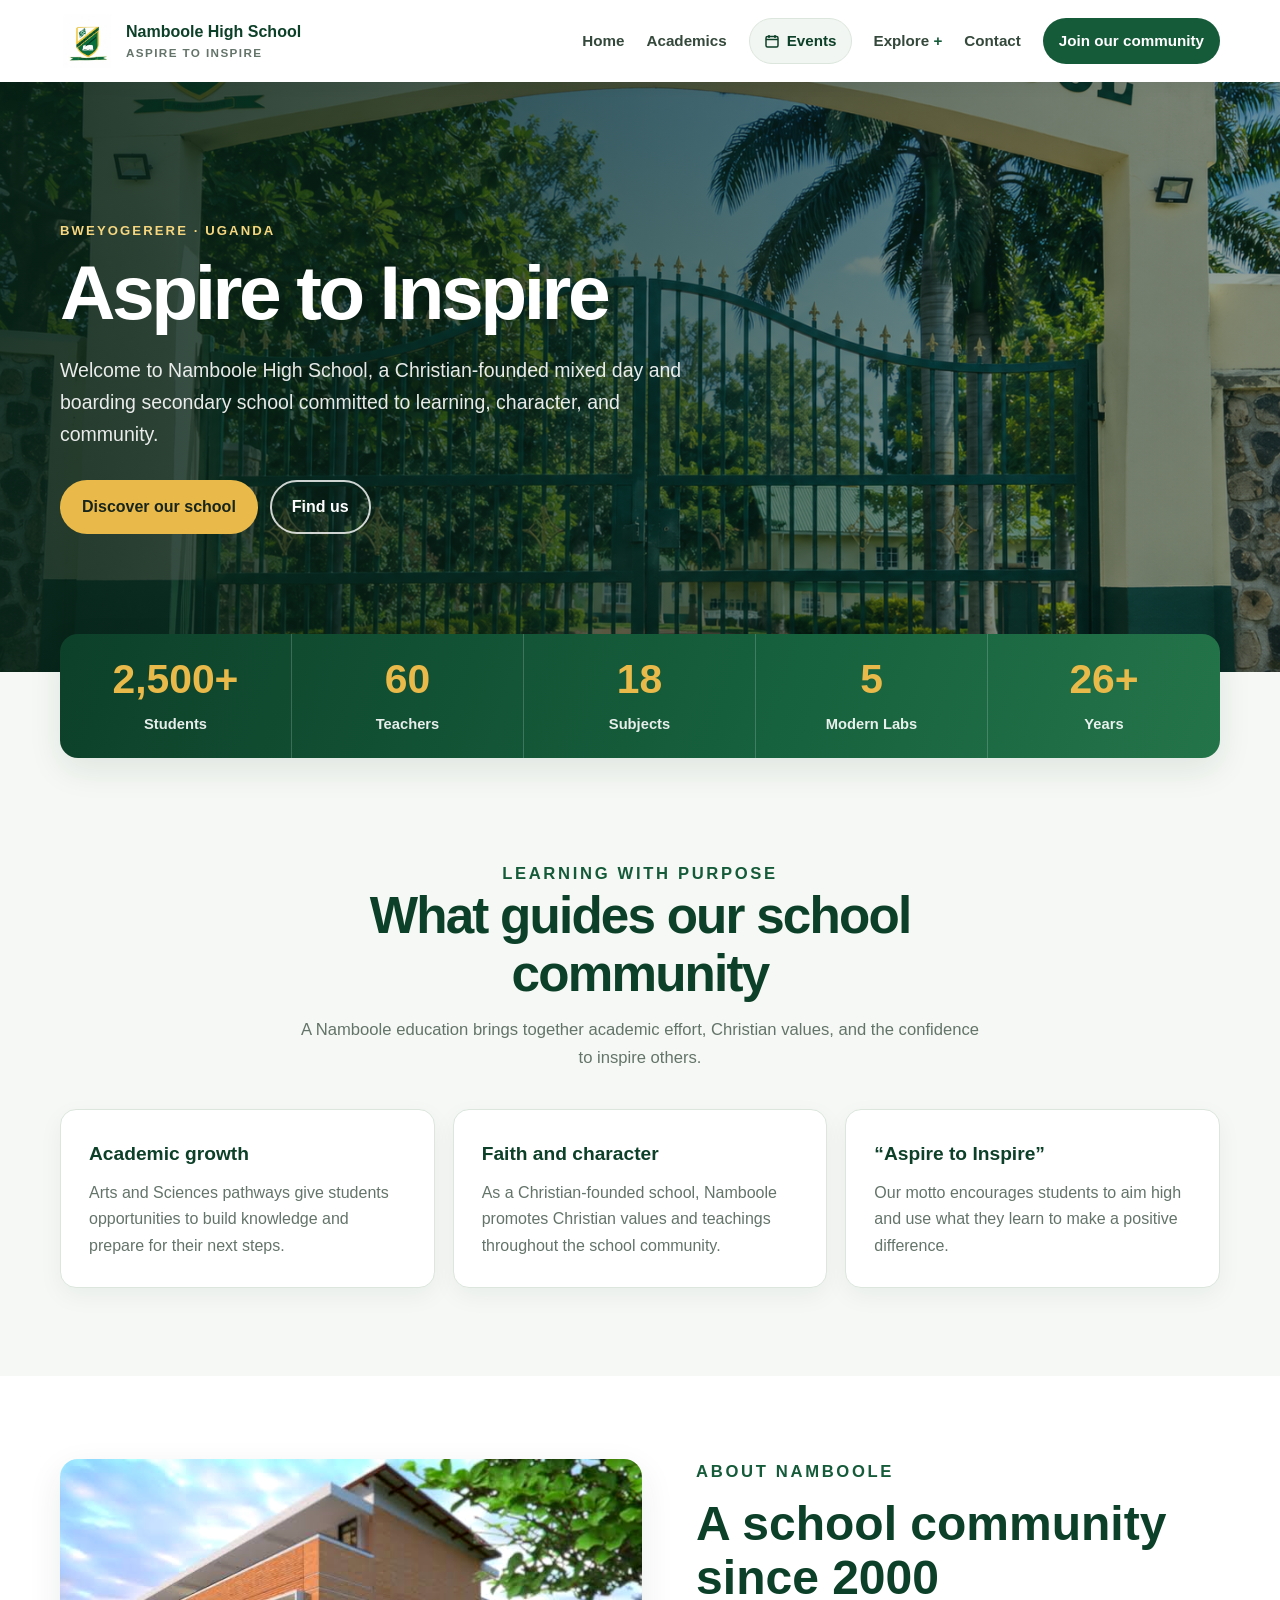
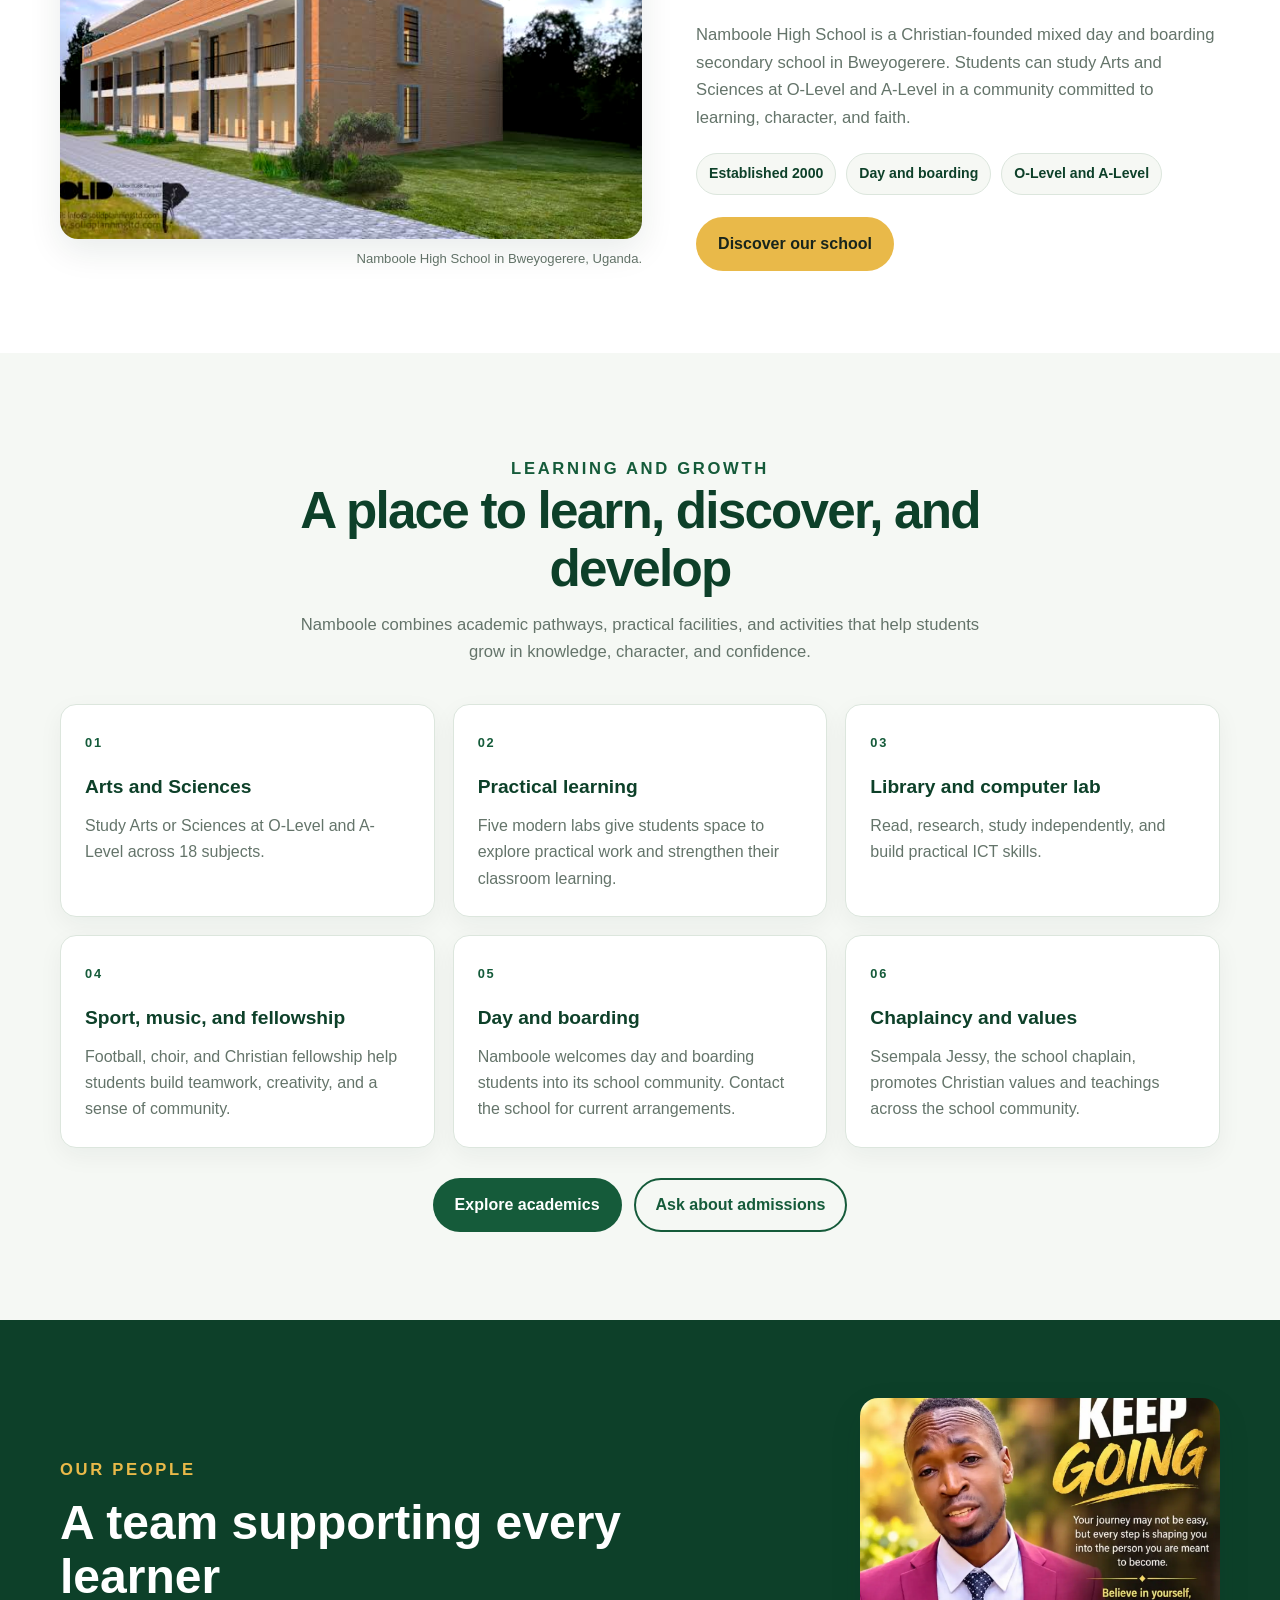
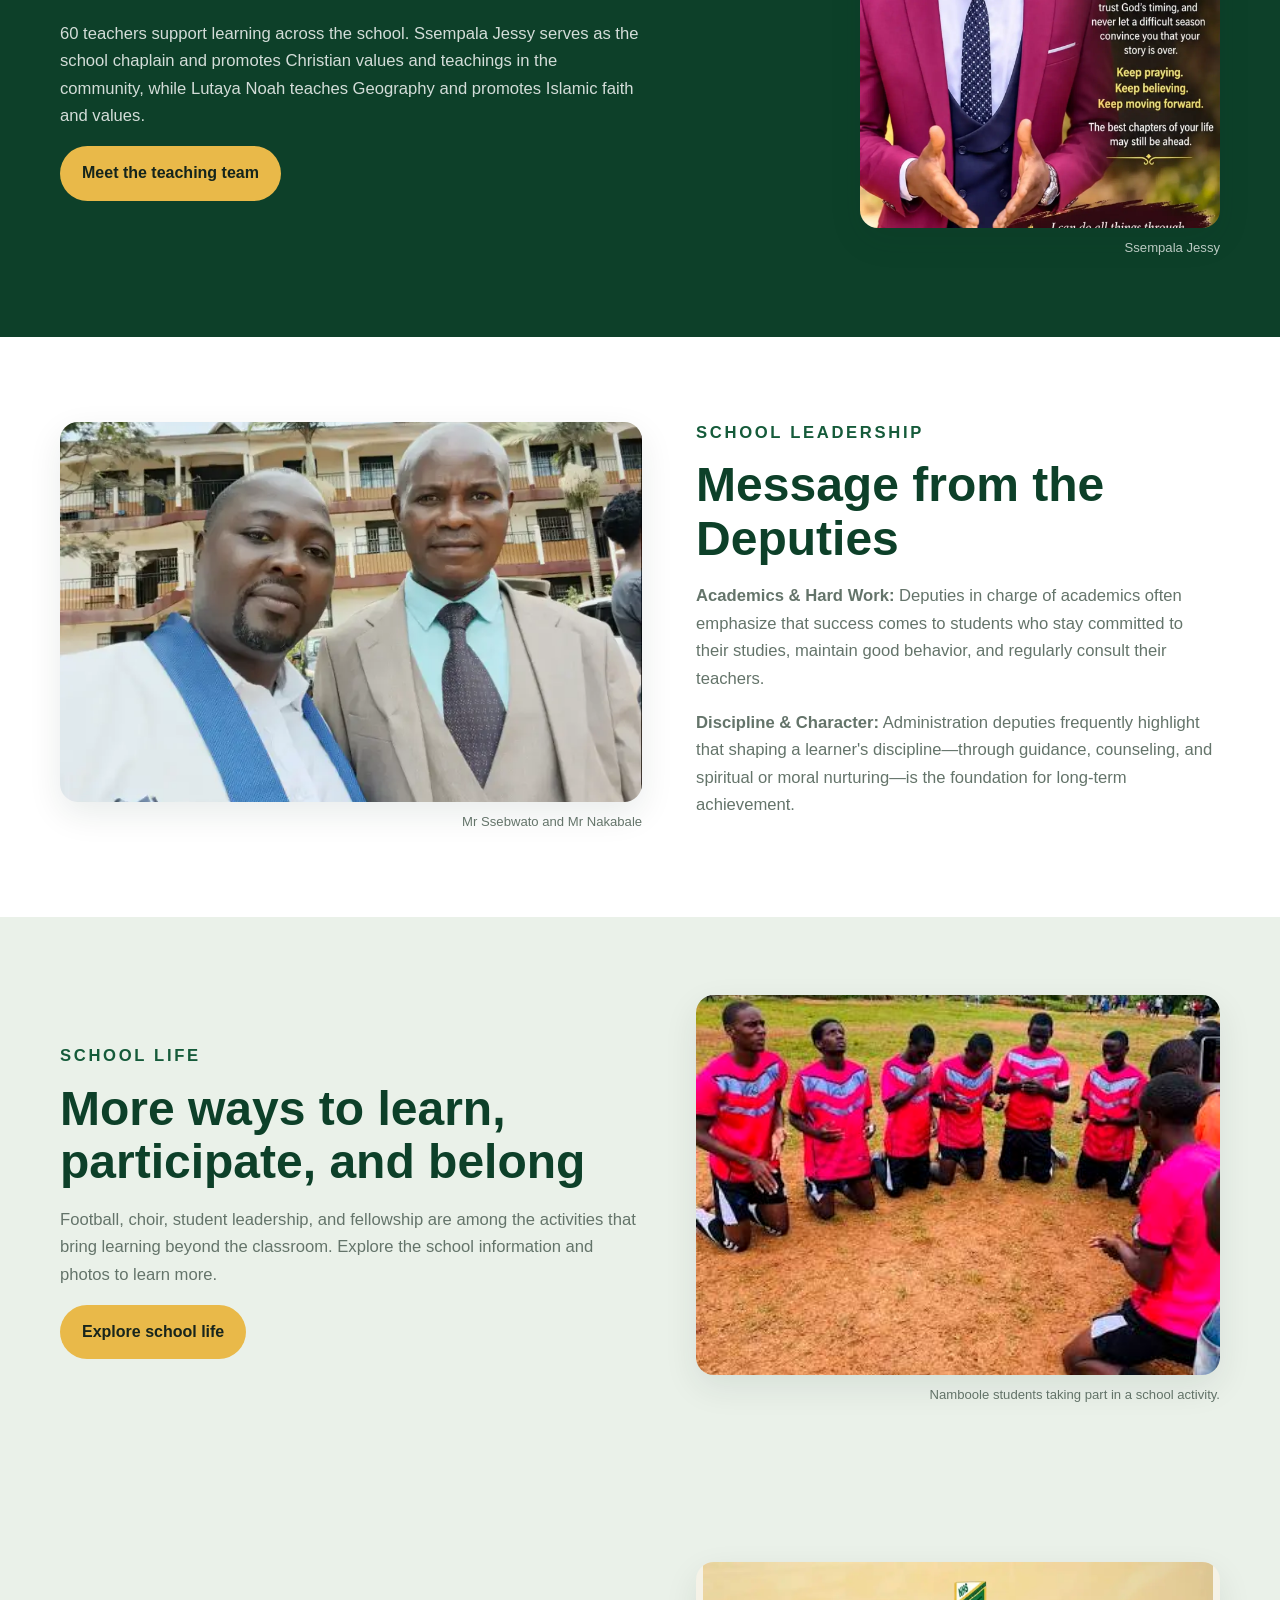
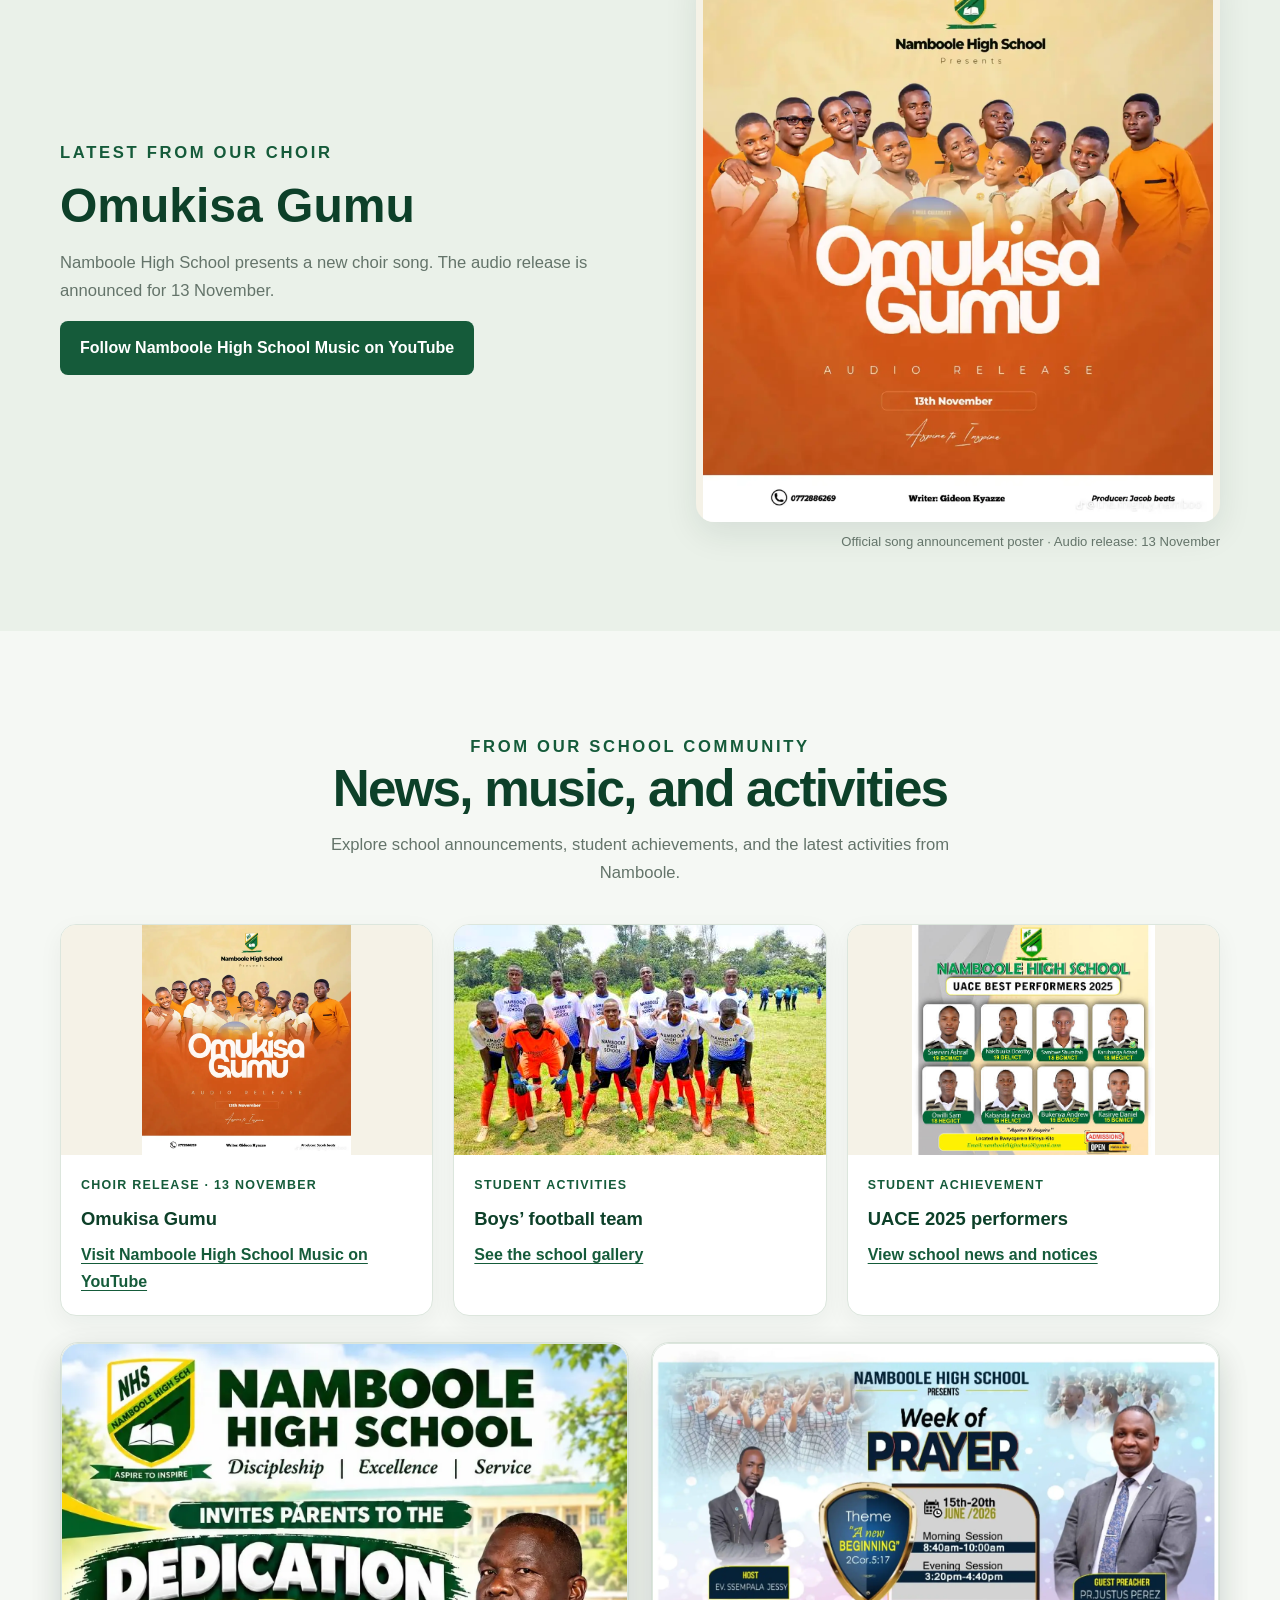
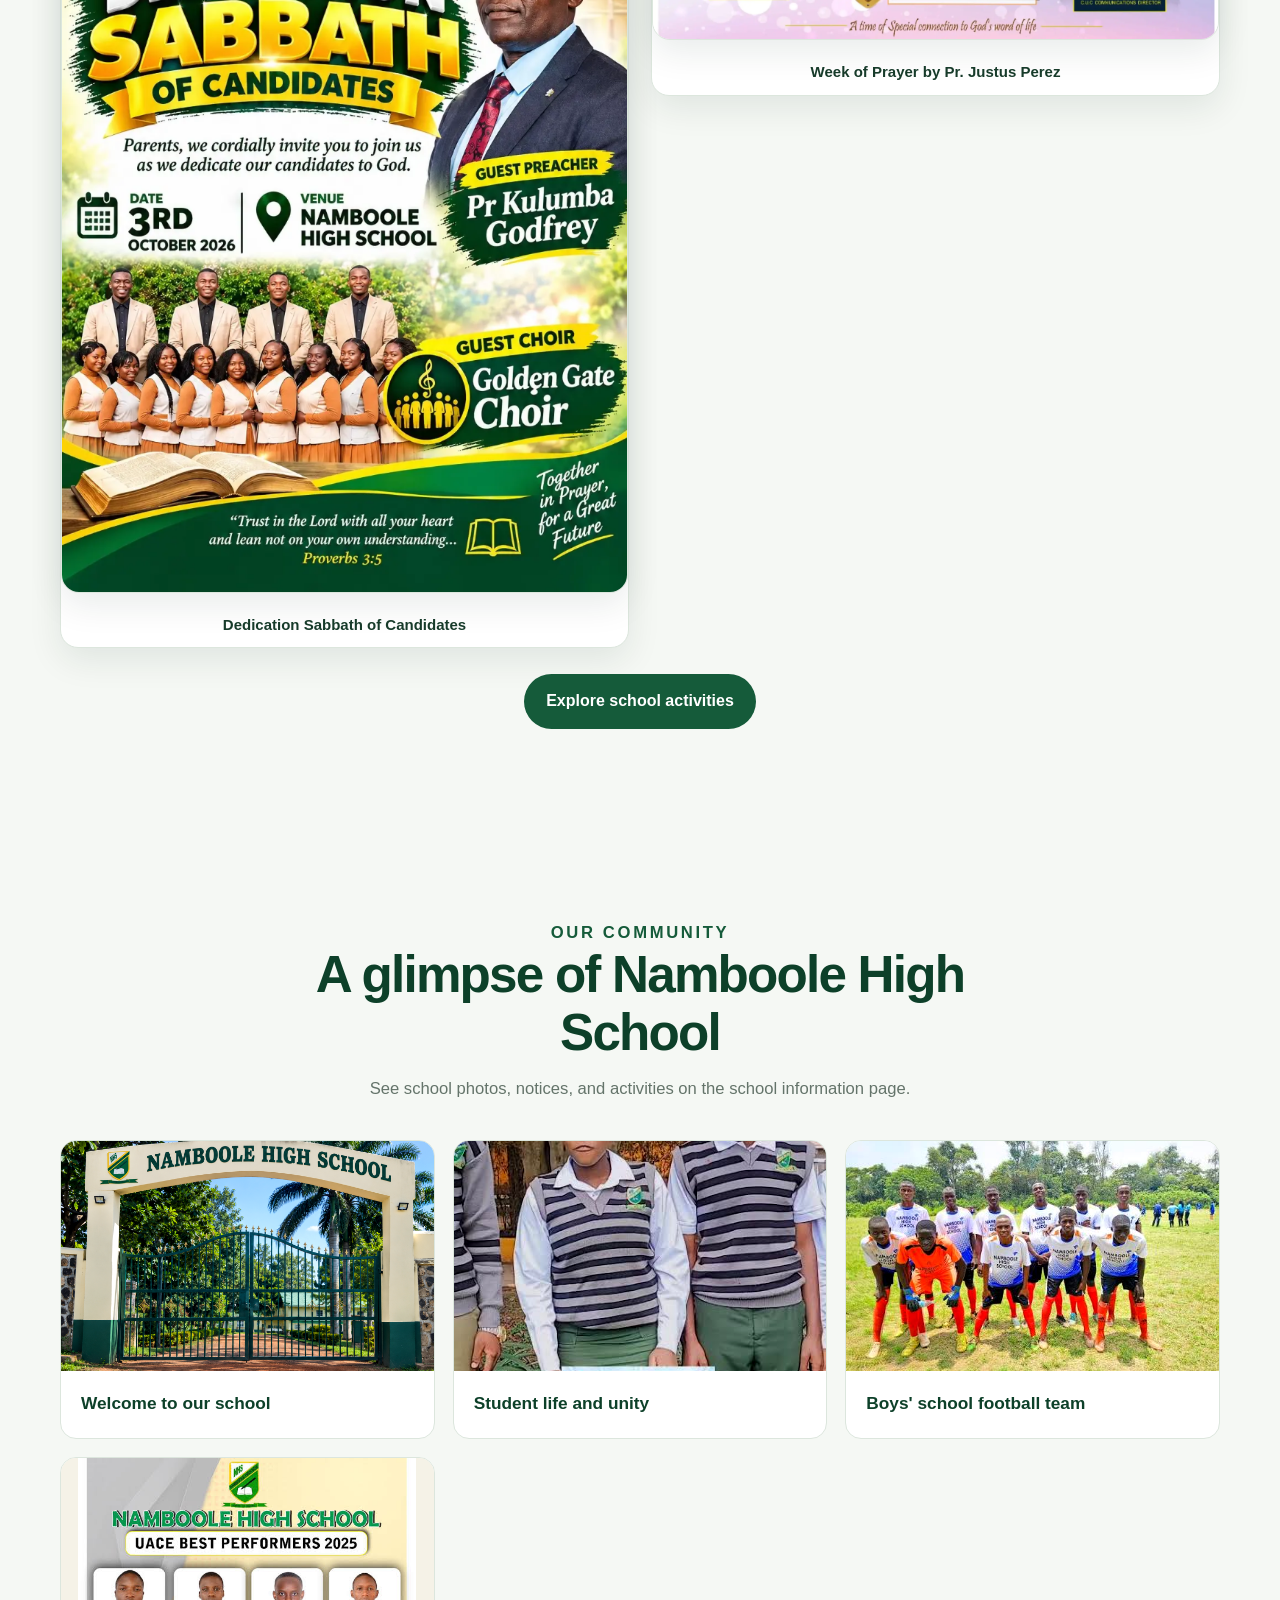
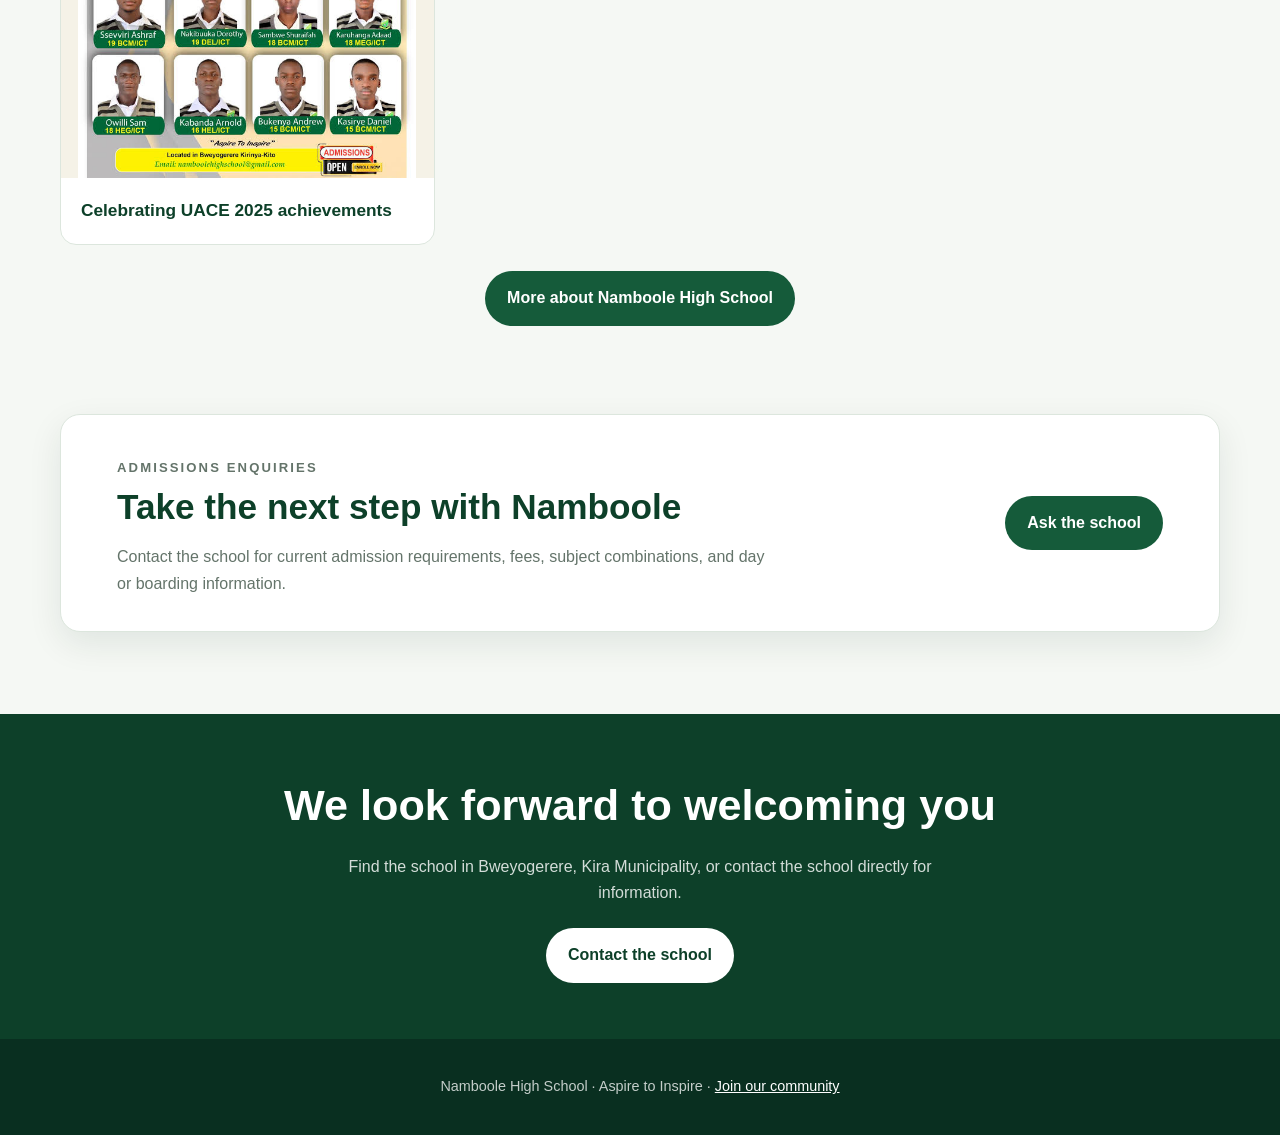
<file: index.html>
<!DOCTYPE html>
<html lang="en">
  <head>
    <meta charset="UTF-8" />
    <meta name="viewport" content="width=device-width, initial-scale=1.0" />
    <meta
      name="description"
      content="Learn about Namboole High School in Bweyogerere, Uganda: academics, school life, facilities, and how to get in touch."
    />
    <title>Namboole High School | Aspire to Inspire</title>
    <link rel="stylesheet" href="css/icomoon.css" />
    <link rel="stylesheet" href="css/custom.css" />
    <style>
      :root {
        color-scheme: light;
        --green: #155b3a;
        --green-dark: #0d4029;
        --gold: #e9b949;
        --ink: #15251c;
        --muted: #56645c;
        --paper: #f6f8f4;
        --white: #fff;
        --line: #e0e8e1;
        --shadow: 0 18px 48px rgba(13, 49, 31, 0.12);
      }

      * {
        box-sizing: border-box;
      }

      html {
        scroll-behavior: smooth;
      }

      body {
        margin: 0;
        background: var(--paper);
        color: var(--ink);
        font-family: "Segoe UI", Arial, sans-serif;
        line-height: 1.6;
      }

      a {
        color: inherit;
      }

      .site-header {
        position: relative;
        z-index: 1;
        background: var(--white);
        box-shadow: 0 3px 18px rgba(18, 44, 28, 0.08);
      }

      .header-inner {
        width: min(1160px, calc(100% - 40px));
        min-height: 82px;
        margin: 0 auto;
        display: flex;
        align-items: center;
        justify-content: space-between;
        gap: 24px;
      }

      .brand {
        display: inline-flex;
        align-items: center;
        gap: 12px;
        color: var(--green-dark);
        font-weight: 800;
        text-decoration: none;
      }

      .brand img {
        width: 54px;
        height: 54px;
        object-fit: contain;
      }

      .brand span {
        display: grid;
        line-height: 1.2;
      }

      .brand small {
        margin-top: 4px;
        color: var(--muted);
        font-size: 0.73rem;
        font-weight: 600;
        letter-spacing: 0.12em;
        text-transform: uppercase;
      }

      .site-nav {
        display: flex;
        align-items: center;
        justify-content: flex-end;
        flex-wrap: wrap;
        gap: 8px 22px;
      }

      .site-nav a {
        color: #34483b;
        font-size: 0.95rem;
        font-weight: 650;
        text-decoration: none;
      }

      .site-nav a:hover,
      .site-nav a:focus-visible {
        color: var(--green);
        text-decoration: underline;
        text-underline-offset: 4px;
      }

      .site-nav > .events-nav-link {
        display: inline-flex;
        align-items: center;
        gap: 7px;
        padding: 9px 14px;
        border: 1px solid var(--line);
        border-radius: 999px;
        background: #f2f6f2;
        color: var(--green-dark);
      }

      .site-nav > .events-nav-link:hover,
      .site-nav > .events-nav-link:focus-visible {
        border-color: var(--green);
        background: #eaf1e9;
        color: var(--green-dark);
        text-decoration: none;
      }

      .events-nav-link svg {
        width: 17px;
        height: 17px;
        flex: 0 0 auto;
      }

      .site-nav .login-link {
        padding: 10px 16px;
        border-radius: 999px;
        background: var(--green);
        color: var(--white);
      }

      .site-nav .login-link:hover,
      .site-nav .login-link:focus-visible {
        background: var(--green-dark);
        color: var(--white);
        text-decoration: none;
      }

      .nav-group {
        position: relative;
      }

      .nav-group summary {
        color: #34483b;
        cursor: pointer;
        font-size: 0.95rem;
        font-weight: 650;
        list-style: none;
      }

      .nav-group summary::-webkit-details-marker {
        display: none;
      }

      .nav-group summary::after {
        content: " +";
        color: var(--green);
      }

      .nav-group[open] summary::after {
        content: " −";
      }

      .nav-group[open] .nav-menu {
        position: absolute;
        top: calc(100% + 10px);
        left: 0;
        z-index: 2;
        display: grid;
        min-width: 190px;
        gap: 10px;
        padding: 14px;
        border: 1px solid var(--line);
        border-radius: 12px;
        background: var(--white);
        box-shadow: var(--shadow);
      }

      .hero {
        min-height: 590px;
        display: grid;
        align-items: center;
        background:
          linear-gradient(90deg, rgba(8, 36, 24, 0.88), rgba(8, 36, 24, 0.42)),
          url("0284a6e7-df8e-494b-be4a-b82823b0f461.png") center 54% / cover no-repeat;
        color: var(--white);
      }

      .hero-inner {
        width: min(1160px, calc(100% - 40px));
        margin: 0 auto;
        padding: 76px 0;
      }

      .eyebrow {
        margin: 0 0 12px;
        color: #f6d780;
        font-size: 0.82rem;
        font-weight: 750;
        letter-spacing: 0.16em;
        text-transform: uppercase;
      }

      .hero h1 {
        max-width: 720px;
        margin: 0;
        font-size: clamp(2.8rem, 6vw, 5.6rem);
        line-height: 1.02;
        letter-spacing: -0.045em;
      }

      .hero-copy {
        max-width: 630px;
        margin: 22px 0 0;
        color: rgba(255, 255, 255, 0.9);
        font-size: clamp(1.05rem, 2vw, 1.22rem);
      }

      .hero-actions {
        display: flex;
        flex-wrap: wrap;
        gap: 12px;
        margin-top: 30px;
      }

      .button {
        display: inline-flex;
        min-height: 48px;
        align-items: center;
        justify-content: center;
        padding: 12px 20px;
        border: 2px solid transparent;
        border-radius: 999px;
        background: var(--gold);
        color: #18251c;
        font-weight: 750;
        text-decoration: none;
        transition: transform 160ms ease, background 160ms ease;
      }

      .button:hover,
      .button:focus-visible {
        transform: translateY(-2px);
        background: #f3ca67;
      }

      .button-outline {
        border-color: rgba(255, 255, 255, 0.8);
        background: transparent;
        color: var(--white);
      }

      .button-outline:hover,
      .button-outline:focus-visible {
        background: rgba(255, 255, 255, 0.12);
      }

      .intro-strip {
        position: relative;
        z-index: 1;
        width: min(1160px, calc(100% - 40px));
        margin: -38px auto 0;
        display: grid;
        grid-template-columns: repeat(5, minmax(0, 1fr));
        gap: 0;
        overflow: hidden;
        border-radius: 18px;
        background: linear-gradient(110deg, #0d4029, #17633f 65%, #247449);
        box-shadow: var(--shadow);
      }

      .intro-item {
        display: grid;
        align-content: center;
        min-height: 124px;
        padding: 20px 12px;
        border-right: 1px solid rgba(255, 255, 255, 0.18);
        text-align: center;
      }

      .intro-item:last-child {
        border-right: 0;
      }

      .intro-item strong {
        display: block;
        color: var(--gold);
        font-size: clamp(1.6rem, 3.2vw, 2.55rem);
        font-variant-numeric: tabular-nums;
        font-weight: 800;
        line-height: 1.2;
      }

      .intro-item span {
        display: block;
        margin-top: 8px;
        color: rgba(255, 255, 255, 0.9);
        font-size: 0.92rem;
        font-weight: 650;
      }

      .stat-accessible-text {
        position: absolute;
        width: 1px;
        height: 1px;
        padding: 0;
        margin: -1px;
        overflow: hidden;
        clip: rect(0, 0, 0, 0);
        white-space: nowrap;
        border: 0;
      }

      .section {
        width: min(1160px, calc(100% - 40px));
        margin: 0 auto;
        padding: 88px 0;
      }

      .section-heading {
        max-width: 690px;
        margin: 0 auto 38px;
        text-align: center;
      }

      .section-heading .eyebrow {
        color: var(--green);
      }

      .section-heading h2 {
        margin: 0;
        color: var(--green-dark);
        font-size: clamp(2rem, 4vw, 3.2rem);
        line-height: 1.12;
        letter-spacing: -0.035em;
      }

      .section-heading p {
        margin: 14px 0 0;
        color: var(--muted);
        font-size: 1.04rem;
      }

      .principles-grid {
        display: grid;
        grid-template-columns: repeat(3, minmax(0, 1fr));
        gap: 18px;
      }

      .principle-card {
        border-top: 4px solid var(--gold);
      }

      .feature-grid {
        display: grid;
        grid-template-columns: repeat(3, minmax(0, 1fr));
        gap: 18px;
      }

      .offer-grid {
        display: grid;
        grid-template-columns: repeat(3, minmax(0, 1fr));
        gap: 18px;
      }

      .feature-card {
        padding: 28px;
        border: 1px solid var(--line);
        border-radius: 16px;
        background: var(--white);
        box-shadow: 0 8px 24px rgba(13, 49, 31, 0.05);
      }

      .offer-card {
        padding: 24px;
      }

      .offer-number {
        display: inline-block;
        margin-bottom: 18px;
        color: var(--green);
        font-size: 0.8rem;
        font-weight: 800;
        letter-spacing: 0.14em;
      }

      .feature-card h3 {
        margin: 0 0 10px;
        color: var(--green-dark);
        font-size: 1.2rem;
      }

      .feature-card p {
        margin: 0;
        color: var(--muted);
      }

      .offer-actions {
        display: flex;
        justify-content: center;
        flex-wrap: wrap;
        gap: 12px;
        margin-top: 30px;
      }

      .offer-actions .button {
        background: var(--green);
        color: var(--white);
      }

      .offer-actions .button:hover,
      .offer-actions .button:focus-visible {
        background: var(--green-dark);
      }

      .offer-actions .button-outline {
        border-color: var(--green);
        background: transparent;
        color: var(--green);
      }

      .offer-actions .button-outline:hover,
      .offer-actions .button-outline:focus-visible {
        background: #eaf1e9;
      }

      .school-story {
        background: var(--white);
      }

      .school-story .learning-inner {
        padding: 82px 0;
      }

      .story-points {
        display: flex;
        flex-wrap: wrap;
        gap: 10px;
        margin: 22px 0;
      }

      .story-points span {
        padding: 8px 12px;
        border: 1px solid var(--line);
        border-radius: 999px;
        background: var(--paper);
        color: var(--green-dark);
        font-size: 0.88rem;
        font-weight: 700;
      }

      .school-story .learning-image img {
        aspect-ratio: 1.5;
      }

      .learning {
        background: #eaf1e9;
      }

      .learning-inner {
        width: min(1160px, calc(100% - 40px));
        margin: 0 auto;
        padding: 78px 0;
        display: grid;
        grid-template-columns: minmax(0, 1fr) minmax(280px, 0.9fr);
        align-items: center;
        gap: 54px;
      }

      .learning-copy .eyebrow {
        color: var(--green);
      }

      .learning-copy h2 {
        margin: 0;
        color: var(--green-dark);
        font-size: clamp(2rem, 4vw, 3rem);
        line-height: 1.12;
      }

      .learning-copy p {
        color: var(--muted);
        font-size: 1.04rem;
      }

      .learning-image {
        margin: 0;
      }

      .learning-image img {
        display: block;
        width: 100%;
        max-height: 380px;
        aspect-ratio: 1.35;
        border-radius: 18px;
        object-fit: cover;
        box-shadow: var(--shadow);
      }

      .learning-image figcaption {
        margin-top: 9px;
        color: var(--muted);
        font-size: 0.82rem;
        text-align: right;
      }

      .team-highlight {
        background: var(--green-dark);
        color: var(--white);
      }

      .team-highlight .learning-copy .eyebrow {
        color: var(--gold);
      }

      .team-highlight .learning-copy h2 {
        color: var(--white);
      }

      .team-highlight .learning-copy p {
        color: rgba(255, 255, 255, 0.82);
      }

      .team-highlight .learning-image img {
        width: min(100%, 360px);
        max-height: 430px;
        margin-left: auto;
        aspect-ratio: 4 / 5;
        object-fit: cover;
        object-position: center 30%;
      }

      .team-highlight .learning-image figcaption {
        color: rgba(255, 255, 255, 0.72);
      }

      .team-highlight .button {
        background: var(--gold);
        color: var(--ink);
      }

      .school-life {
        display: grid;
        grid-template-columns: repeat(3, minmax(0, 1fr));
        gap: 18px;
      }

      .life-card {
        overflow: hidden;
        border: 1px solid var(--line);
        border-radius: 16px;
        background: var(--white);
      }

      .life-card img {
        display: block;
        width: 100%;
        height: 230px;
        object-fit: cover;
      }

      .life-card.poster img {
        height: 320px;
        object-fit: contain;
        background: #f5f2e7;
      }

      .life-card h3 {
        margin: 0;
        padding: 18px 20px 20px;
        color: var(--green-dark);
        font-size: 1.08rem;
      }

      .updates-grid {
        display: grid;
        grid-template-columns: repeat(3, minmax(0, 1fr));
        gap: 20px;
      }

      .update-card {
        overflow: hidden;
        border: 1px solid var(--line);
        border-radius: 16px;
        background: var(--white);
        box-shadow: 0 8px 24px rgba(13, 49, 31, 0.05);
      }

      .update-card img {
        display: block;
        width: 100%;
        height: 230px;
        object-fit: cover;
      }

      .update-card.poster img {
        object-fit: contain;
        background: #f5f2e7;
      }

      .update-card-copy {
        padding: 20px;
      }

      .update-card-copy p {
        margin: 0 0 8px;
        color: var(--green);
        font-size: 0.78rem;
        font-weight: 800;
        letter-spacing: 0.1em;
        text-transform: uppercase;
      }

      .update-card-copy h3 {
        margin: 0 0 8px;
        color: var(--green-dark);
        font-size: 1.15rem;
      }

      .update-card-copy a {
        color: var(--green);
        font-weight: 750;
        text-decoration-thickness: 1px;
        text-underline-offset: 3px;
      }

      .candidate-dedication-poster {
        margin: 26px auto 0;
        text-align: center;
      }

      .school-notice-posters {
        display: grid;
        grid-template-columns: repeat(2, minmax(0, 1fr));
        align-items: start;
        gap: 22px;
        margin-top: 26px;
      }

      .school-notice-posters .candidate-dedication-poster {
        margin: 0 auto;
      }

      .candidate-dedication-poster img {
        display: block;
        width: min(100%, 360px);
        height: auto;
        margin: 0 auto;
        border: 1px solid var(--line);
        border-radius: 16px;
        background: var(--white);
        box-shadow: var(--shadow);
      }

      .candidate-dedication-poster figcaption {
        margin-top: 10px;
        color: var(--green-dark);
        font-weight: 750;
      }

      .about-link {
        margin-top: 26px;
        text-align: center;
      }

      .about-link .button {
        background: var(--green);
        color: var(--white);
      }

      .about-link .button:hover,
      .about-link .button:focus-visible {
        background: var(--green-dark);
      }

      .contact-band {
        padding: 56px 20px;
        background: var(--green-dark);
        color: var(--white);
        text-align: center;
      }

      .contact-band h2 {
        margin: 0;
        font-size: clamp(1.8rem, 4vw, 2.7rem);
      }

      .contact-band p {
        max-width: 640px;
        margin: 12px auto 22px;
        color: rgba(255, 255, 255, 0.82);
      }

      .contact-band .button {
        background: var(--white);
        color: var(--green-dark);
      }

      .admissions-panel {
        width: min(1160px, calc(100% - 40px));
        margin: 0 auto;
        padding: 0 0 82px;
      }

      .admissions-panel-inner {
        display: flex;
        align-items: center;
        justify-content: space-between;
        gap: 28px;
        padding: 34px clamp(22px, 5vw, 56px);
        border: 1px solid var(--line);
        border-radius: 20px;
        background: var(--white);
        box-shadow: var(--shadow);
      }

      .admissions-panel h2 {
        margin: 0;
        color: var(--green-dark);
        font-size: clamp(1.6rem, 3vw, 2.2rem);
      }

      .admissions-panel p {
        max-width: 650px;
        margin: 8px 0 0;
        color: var(--muted);
      }

      .admissions-panel .button {
        flex-shrink: 0;
        background: var(--green);
        color: var(--white);
      }

      .site-footer {
        padding: 22px 20px;
        background: #092f20;
        color: rgba(255, 255, 255, 0.76);
        font-size: 0.9rem;
        text-align: center;
      }

      .site-footer a {
        color: var(--white);
      }

      @media (max-width: 760px) {
        .header-inner {
          padding: 14px 0;
          align-items: flex-start;
          flex-direction: column;
          gap: 12px;
        }

        .site-nav {
          justify-content: flex-start;
          gap: 12px 18px;
        }

        .nav-group[open] .nav-menu {
          position: static;
          min-width: 0;
          margin-top: 8px;
          box-shadow: none;
        }

        .site-nav .nav-group[open] {
          flex-basis: 100%;
        }

        .hero {
          min-height: 520px;
        }

        .intro-strip {
          grid-template-columns: repeat(2, minmax(0, 1fr));
          margin-top: -24px;
        }

        .intro-item:last-child {
          grid-column: 1 / -1;
        }

        .feature-grid,
        .offer-grid,
        .principles-grid,
        .updates-grid,
        .school-life {
          grid-template-columns: 1fr;
        }

        .candidate-dedication-poster {
          margin-top: 20px;
        }

        .school-notice-posters {
          grid-template-columns: 1fr;
          gap: 20px;
        }

        .school-notice-posters .candidate-dedication-poster {
          margin: 0 auto;
        }

        .admissions-panel-inner {
          align-items: flex-start;
          flex-direction: column;
        }

        .learning-inner {
          grid-template-columns: 1fr;
          gap: 28px;
          padding: 62px 0;
        }

        .team-highlight .learning-image img {
          margin: 0 auto;
        }

        .section {
          padding: 66px 0;
        }
      }

      @media (prefers-reduced-motion: reduce) {
        html {
          scroll-behavior: auto;
        }

        *,
        *::before,
        *::after {
          transition-duration: 0.01ms !important;
        }
      }
    </style>
    <link rel="stylesheet" href="css/site-redesign.css" />
  </head>
  <body>
    <header class="site-header">
      <div class="header-inner">
        <a class="brand" href="home.html" aria-label="Namboole High School home">
          <img src="NAMBOOLE LOGO.webp" alt="" />
          <span>
            Namboole High School
            <small>Aspire to Inspire</small>
          </span>
        </a>
        <nav class="site-nav" aria-label="Main navigation">
          <a href="#welcome" aria-current="page">Home</a>
          <a href="courses.html">Academics</a>
          <a class="events-nav-link" href="events.html">
            <svg aria-hidden="true" viewBox="0 0 16 16" fill="none" stroke="currentColor" stroke-width="1.5">
              <rect x="2" y="3.5" width="12" height="10.5" rx="1.5"></rect>
              <path d="M5 2v3M11 2v3M2 6.5h12"></path>
            </svg>
            Events
          </a>
          <details class="nav-group">
            <summary>Explore</summary>
            <div class="nav-menu">
              <a href="about.html">About the school</a>
              <a href="news.html">News and notices</a>
              <a href="gallery.html">Photo gallery</a>
              <a href="teachers.html">Teachers</a>
              <a href="drivers.html">Directions</a>
            </div>
          </details>
          <a href="contact.html">Contact</a>
          <a class="login-link" href="index.html">Join our community</a>
        </nav>
      </div>
    </header>
    <main>
      <section class="hero" id="welcome" aria-labelledby="hero-title">
        <div class="hero-inner">
          <p class="eyebrow">Bweyogerere · Uganda</p>
          <h1 id="hero-title">Aspire to Inspire</h1>
          <p class="hero-copy">
            Welcome to Namboole High School, a Christian-founded mixed day and boarding
            secondary school committed to learning, character, and community.
          </p>
          <div class="hero-actions">
            <a class="button" href="about.html">Discover our school</a>
            <a class="button button-outline" href="drivers.html">Find us</a>
          </div>
        </div>
      </section>

      <section class="intro-strip" aria-label="Namboole High School facts">
        <div class="intro-item">
          <strong class="stat-value" data-target="2500" data-suffix="+" aria-hidden="true">2,500+</strong>
          <span aria-hidden="true">Students</span>
          <span class="stat-accessible-text">2,500+ students</span>
        </div>
        <div class="intro-item">
          <strong class="stat-value" data-target="60" data-suffix="" aria-hidden="true">60</strong>
          <span aria-hidden="true">Teachers</span>
          <span class="stat-accessible-text">60 teachers</span>
        </div>
        <div class="intro-item">
          <strong class="stat-value" data-target="18" data-suffix="" aria-hidden="true">18</strong>
          <span aria-hidden="true">Subjects</span>
          <span class="stat-accessible-text">18 subjects</span>
        </div>
        <div class="intro-item">
          <strong class="stat-value" data-target="5" data-suffix="" aria-hidden="true">5</strong>
          <span aria-hidden="true">Modern Labs</span>
          <span class="stat-accessible-text">5 modern labs</span>
        </div>
        <div class="intro-item">
          <strong class="stat-value" data-target="26" data-suffix="+" aria-hidden="true">26+</strong>
          <span aria-hidden="true">Years</span>
          <span class="stat-accessible-text">26+ years</span>
        </div>
      </section>

      <section class="section" aria-labelledby="guiding-title">
        <div class="section-heading">
          <p class="eyebrow">Learning with purpose</p>
          <h2 id="guiding-title">What guides our school community</h2>
          <p>
            A Namboole education brings together academic effort, Christian values,
            and the confidence to inspire others.
          </p>
        </div>
        <div class="principles-grid">
          <article class="feature-card principle-card">
            <h3>Academic growth</h3>
            <p>
              Arts and Sciences pathways give students opportunities to build
              knowledge and prepare for their next steps.
            </p>
          </article>
          <article class="feature-card principle-card">
            <h3>Faith and character</h3>
            <p>
              As a Christian-founded school, Namboole promotes Christian values
              and teachings throughout the school community.
            </p>
          </article>
          <article class="feature-card principle-card">
            <h3>“Aspire to Inspire”</h3>
            <p>
              Our motto encourages students to aim high and use what they learn
              to make a positive difference.
            </p>
          </article>
        </div>
      </section>

      <section class="school-story" aria-labelledby="school-story-title">
        <div class="learning-inner">
          <figure class="learning-image">
            <img
              src="images (2).jpg"
              alt="Namboole High School building and grounds"
              class="photo-enhanced"
              loading="lazy"
            />
            <figcaption>Namboole High School in Bweyogerere, Uganda.</figcaption>
          </figure>
          <div class="learning-copy">
            <p class="eyebrow">About Namboole</p>
            <h2 id="school-story-title">A school community since 2000</h2>
            <p>
              Namboole High School is a Christian-founded mixed day and boarding
              secondary school in Bweyogerere. Students can study Arts and Sciences
              at O-Level and A-Level in a community committed to learning, character,
              and faith.
            </p>
            <div class="story-points" aria-label="School details">
              <span>Established 2000</span>
              <span>Day and boarding</span>
              <span>O-Level and A-Level</span>
            </div>
            <a class="button" href="about.html">Discover our school</a>
          </div>
        </div>
      </section>

      <section class="section" aria-labelledby="learning-title">
        <div class="section-heading">
          <p class="eyebrow">Learning and growth</p>
          <h2 id="learning-title">A place to learn, discover, and develop</h2>
          <p>
            Namboole combines academic pathways, practical facilities, and activities
            that help students grow in knowledge, character, and confidence.
          </p>
        </div>
        <div class="offer-grid">
          <article class="feature-card offer-card">
            <span class="offer-number">01</span>
            <h3>Arts and Sciences</h3>
            <p>
              Study Arts or Sciences at O-Level and A-Level across 18 subjects.
            </p>
          </article>
          <article class="feature-card offer-card">
            <span class="offer-number">02</span>
            <h3>Practical learning</h3>
            <p>
              Five modern labs give students space to explore practical work and
              strengthen their classroom learning.
            </p>
          </article>
          <article class="feature-card offer-card">
            <span class="offer-number">03</span>
            <h3>Library and computer lab</h3>
            <p>
              Read, research, study independently, and build practical ICT skills.
            </p>
          </article>
          <article class="feature-card offer-card">
            <span class="offer-number">04</span>
            <h3>Sport, music, and fellowship</h3>
            <p>
              Football, choir, and Christian fellowship help students build teamwork,
              creativity, and a sense of community.
            </p>
          </article>
          <article class="feature-card offer-card">
            <span class="offer-number">05</span>
            <h3>Day and boarding</h3>
            <p>
              Namboole welcomes day and boarding students into its school community.
              Contact the school for current arrangements.
            </p>
          </article>
          <article class="feature-card offer-card">
            <span class="offer-number">06</span>
            <h3>Chaplaincy and values</h3>
            <p>
              Ssempala Jessy, the school chaplain, promotes Christian values and
              teachings across the school community.
            </p>
          </article>
        </div>
        <div class="offer-actions">
          <a class="button" href="courses.html">Explore academics</a>
          <a class="button button-outline" href="contact.html">Ask about admissions</a>
        </div>
      </section>

      <section class="team-highlight" aria-labelledby="team-title">
        <div class="learning-inner">
          <div class="learning-copy">
            <p class="eyebrow">Our people</p>
            <h2 id="team-title">A team supporting every learner</h2>
            <p>
              60 teachers support learning across the school. Ssempala Jessy serves
              as the school chaplain and promotes Christian values and teachings in the
              community, while Lutaya Noah teaches Geography and promotes Islamic faith
              and values.
            </p>
            <a class="button" href="teachers.html">Meet the teaching team</a>
          </div>
          <figure class="learning-image">
            <img
              src="ssempalajesse_7684643771845299464.webp"
              alt="Ssempala Jessy, Namboole High School chaplain"
              loading="lazy"
            />
            <figcaption>Ssempala Jessy</figcaption>
          </figure>
        </div>
      </section>

      <section class="school-story deputies-message" aria-labelledby="deputies-message-title">
        <div class="learning-inner">
          <figure class="learning-image">
            <img
              src="deputies-message.jpg"
              alt="Deputies of Namboole High School, Mr Ssebwato and Mr Nakabale"
              loading="lazy"
            />
            <figcaption>Mr Ssebwato and Mr Nakabale</figcaption>
          </figure>
          <div class="learning-copy">
            <p class="eyebrow">School leadership</p>
            <h2 id="deputies-message-title">Message from the Deputies</h2>
            <p>
              <strong>Academics &amp; Hard Work:</strong> Deputies in charge of academics
              often emphasize that success comes to students who stay committed to their
              studies, maintain good behavior, and regularly consult their teachers.
            </p>
            <p>
              <strong>Discipline &amp; Character:</strong> Administration deputies frequently
              highlight that shaping a learner's discipline—through guidance, counseling,
              and spiritual or moral nurturing—is the foundation for long-term achievement.
            </p>
          </div>
        </div>
      </section>

      <section class="learning" aria-labelledby="school-life-title">
        <div class="learning-inner">
          <div class="learning-copy">
            <p class="eyebrow">School life</p>
            <h2 id="school-life-title">More ways to learn, participate, and belong</h2>
            <p>
              Football, choir, student leadership, and fellowship are among the
              activities that bring learning beyond the classroom. Explore the school
              information and photos to learn more.
            </p>
            <a class="button" href="about.html#school-life">Explore school life</a>
          </div>
          <figure class="learning-image">
            <img
              src="images (4).jpg"
              alt="Namboole High School students participating in a group activity"
              class="photo-enhanced"
              loading="lazy"
            />
            <figcaption>Namboole students taking part in a school activity.</figcaption>
          </figure>
        </div>
      </section>

      <section class="learning choir-release" aria-labelledby="choir-release-title">
        <div class="learning-inner">
          <div class="learning-copy">
            <p class="eyebrow">Latest from our choir</p>
            <h2 id="choir-release-title">Omukisa Gumu</h2>
            <p>
              Namboole High School presents a new choir song. The audio release is
              announced for 13 November.
            </p>
            <a class="button" href="https://www.youtube.com/@namboolehighschool" target="_blank" rel="noopener noreferrer">
              Follow Namboole High School Music on YouTube
            </a>
          </div>
          <figure class="learning-image choir-release-image">
            <img
              src="omukisa-gumu-poster.webp"
              alt="Namboole High School choir song Omukisa Gumu, with audio release announced for 13 November"
              loading="lazy"
            />
            <figcaption>Official song announcement poster · Audio release: 13 November</figcaption>
          </figure>
        </div>
      </section>

      <section class="section" aria-labelledby="updates-title">
        <div class="section-heading">
          <p class="eyebrow">From our school community</p>
          <h2 id="updates-title">News, music, and activities</h2>
          <p>
            Explore school announcements, student achievements, and the latest
            activities from Namboole.
          </p>
        </div>
        <div class="updates-grid">
          <article class="update-card poster">
            <img
              src="omukisa-gumu-poster.webp"
              alt="Namboole High School choir's Omukisa Gumu audio release poster"
              loading="lazy"
            />
            <div class="update-card-copy">
              <p>Choir release · 13 November</p>
              <h3>Omukisa Gumu</h3>
              <a href="https://www.youtube.com/@namboolehighschool" target="_blank" rel="noopener noreferrer">Visit Namboole High School Music on YouTube</a>
            </div>
          </article>
          <article class="update-card">
            <img
              src="EEEEE.jpg"
              alt="Namboole High School boys football team together on the field"
              class="photo-enhanced"
              loading="lazy"
            />
            <div class="update-card-copy">
              <p>Student activities</p>
              <h3>Boys’ football team</h3>
              <a href="gallery.html">See the school gallery</a>
            </div>
          </article>
          <article class="update-card poster">
            <img
              src="images (3).jpg"
              alt="Namboole High School UACE 2025 top performers"
              loading="lazy"
            />
            <div class="update-card-copy">
              <p>Student achievement</p>
              <h3>UACE 2025 performers</h3>
              <a href="news.html">View school news and notices</a>
            </div>
          </article>
        </div>
        <div class="school-notice-posters">
          <figure class="candidate-dedication-poster">
            <img
              src="candidate-dedication-sabbath.webp"
              alt="Namboole High School invitation for the Candidate Dedication Sabbath on 3 October 2026"
              loading="lazy"
            />
            <figcaption>Dedication Sabbath of Candidates</figcaption>
          </figure>
          <figure class="candidate-dedication-poster">
            <img
              src="week-of-prayer-poster.webp"
              alt="Namboole High School Week of Prayer poster, 15–20 June 2026, featuring guest preacher Pr. Justus Perez"
              loading="lazy"
            />
            <figcaption>Week of Prayer by Pr. Justus Perez</figcaption>
          </figure>
        </div>
        <div class="about-link">
          <a class="button" href="events.html">Explore school activities</a>
        </div>
      </section>

      <section class="section" aria-labelledby="photos-title">
        <div class="section-heading">
          <p class="eyebrow">Our community</p>
          <h2 id="photos-title">A glimpse of Namboole High School</h2>
          <p>See school photos, notices, and activities on the school information page.</p>
        </div>
        <div class="school-life">
          <article class="life-card">
            <img
              src="0284a6e7-df8e-494b-be4a-b82823b0f461.png"
              alt="Main entrance gate of Namboole High School"
              class="photo-enhanced"
              loading="lazy"
            />
            <h3>Welcome to our school</h3>
          </article>
          <article class="life-card">
            <img src="images (1).jpg" alt="Namboole High School students" class="photo-enhanced" loading="lazy" />
            <h3>Student life and unity</h3>
          </article>
          <article class="life-card">
            <img src="EEEEE.jpg" alt="Namboole High School boys football team posing together on the field" class="photo-enhanced" loading="lazy" />
            <h3>Boys' school football team</h3>
          </article>
          <article class="life-card poster">
            <img src="images (3).jpg" alt="Namboole High School UACE best performers 2025 poster" loading="lazy" />
            <h3>Celebrating UACE 2025 achievements</h3>
          </article>
        </div>
        <div class="about-link">
          <a class="button" href="about.html">More about Namboole High School</a>
        </div>
      </section>

      <section class="admissions-panel" aria-labelledby="admissions-title">
        <div class="admissions-panel-inner">
          <div>
            <p class="eyebrow">Admissions enquiries</p>
            <h2 id="admissions-title">Take the next step with Namboole</h2>
            <p>
              Contact the school for current admission requirements, fees,
              subject combinations, and day or boarding information.
            </p>
          </div>
          <a class="button" href="contact.html">Ask the school</a>
        </div>
      </section>

      <section class="contact-band" aria-labelledby="contact-title">
        <h2 id="contact-title">We look forward to welcoming you</h2>
        <p>
          Find the school in Bweyogerere, Kira Municipality, or contact the school
          directly for information.
        </p>
        <a class="button" href="contact.html">Contact the school</a>
      </section>
    </main>

    <footer class="site-footer">
      <p>
        Namboole High School · Aspire to Inspire ·
        <a href="index.html">Join our community</a>
      </p>
    </footer>
    <script>
      (() => {
        const counters = document.querySelectorAll(".stat-value");
        const formatter = new Intl.NumberFormat();
        const setFinalValues = () => {
          counters.forEach((counter) => {
            counter.textContent = `${formatter.format(Number(counter.dataset.target))}${counter.dataset.suffix}`;
          });
        };

        if (
          window.matchMedia("(prefers-reduced-motion: reduce)").matches ||
          !("IntersectionObserver" in window)
        ) {
          setFinalValues();
          return;
        }

        const animateCounter = (counter) => {
          const target = Number(counter.dataset.target);
          const suffix = counter.dataset.suffix;
          const duration = 1400;
          let startTime;

          const update = (timestamp) => {
            startTime ??= timestamp;
            const progress = Math.min((timestamp - startTime) / duration, 1);
            const easedProgress = 1 - (1 - progress) ** 3;
            counter.textContent = `${formatter.format(Math.round(target * easedProgress))}${suffix}`;

            if (progress < 1) {
              requestAnimationFrame(update);
            }
          };

          requestAnimationFrame(update);
        };

        const observer = new IntersectionObserver(
          (entries, currentObserver) => {
            entries.forEach((entry) => {
              if (!entry.isIntersecting) {
                return;
              }
              animateCounter(entry.target);
              currentObserver.unobserve(entry.target);
            });
          },
          { threshold: 0.35 }
        );

        counters.forEach((counter) => {
          counter.textContent = `0${counter.dataset.suffix}`;
          observer.observe(counter);
        });
      })();
    </script>
  </body>
</html>
</file>
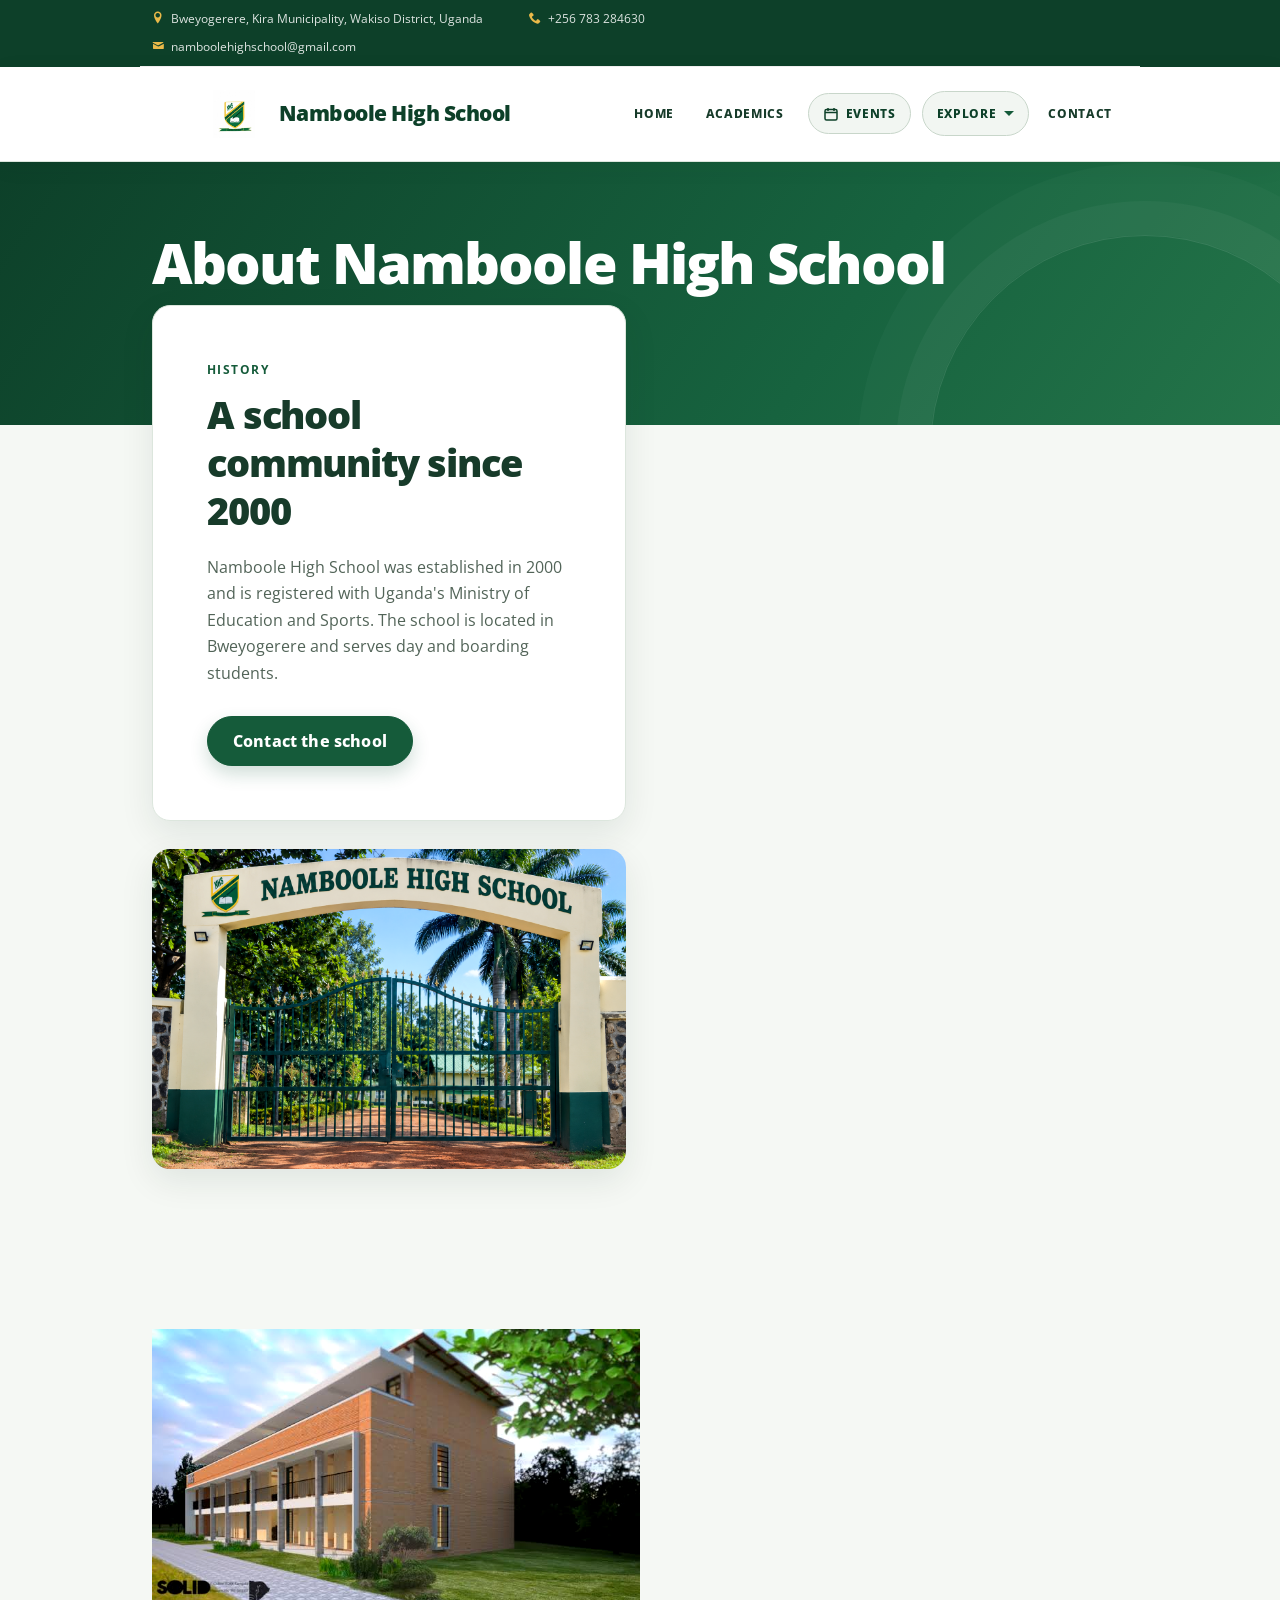
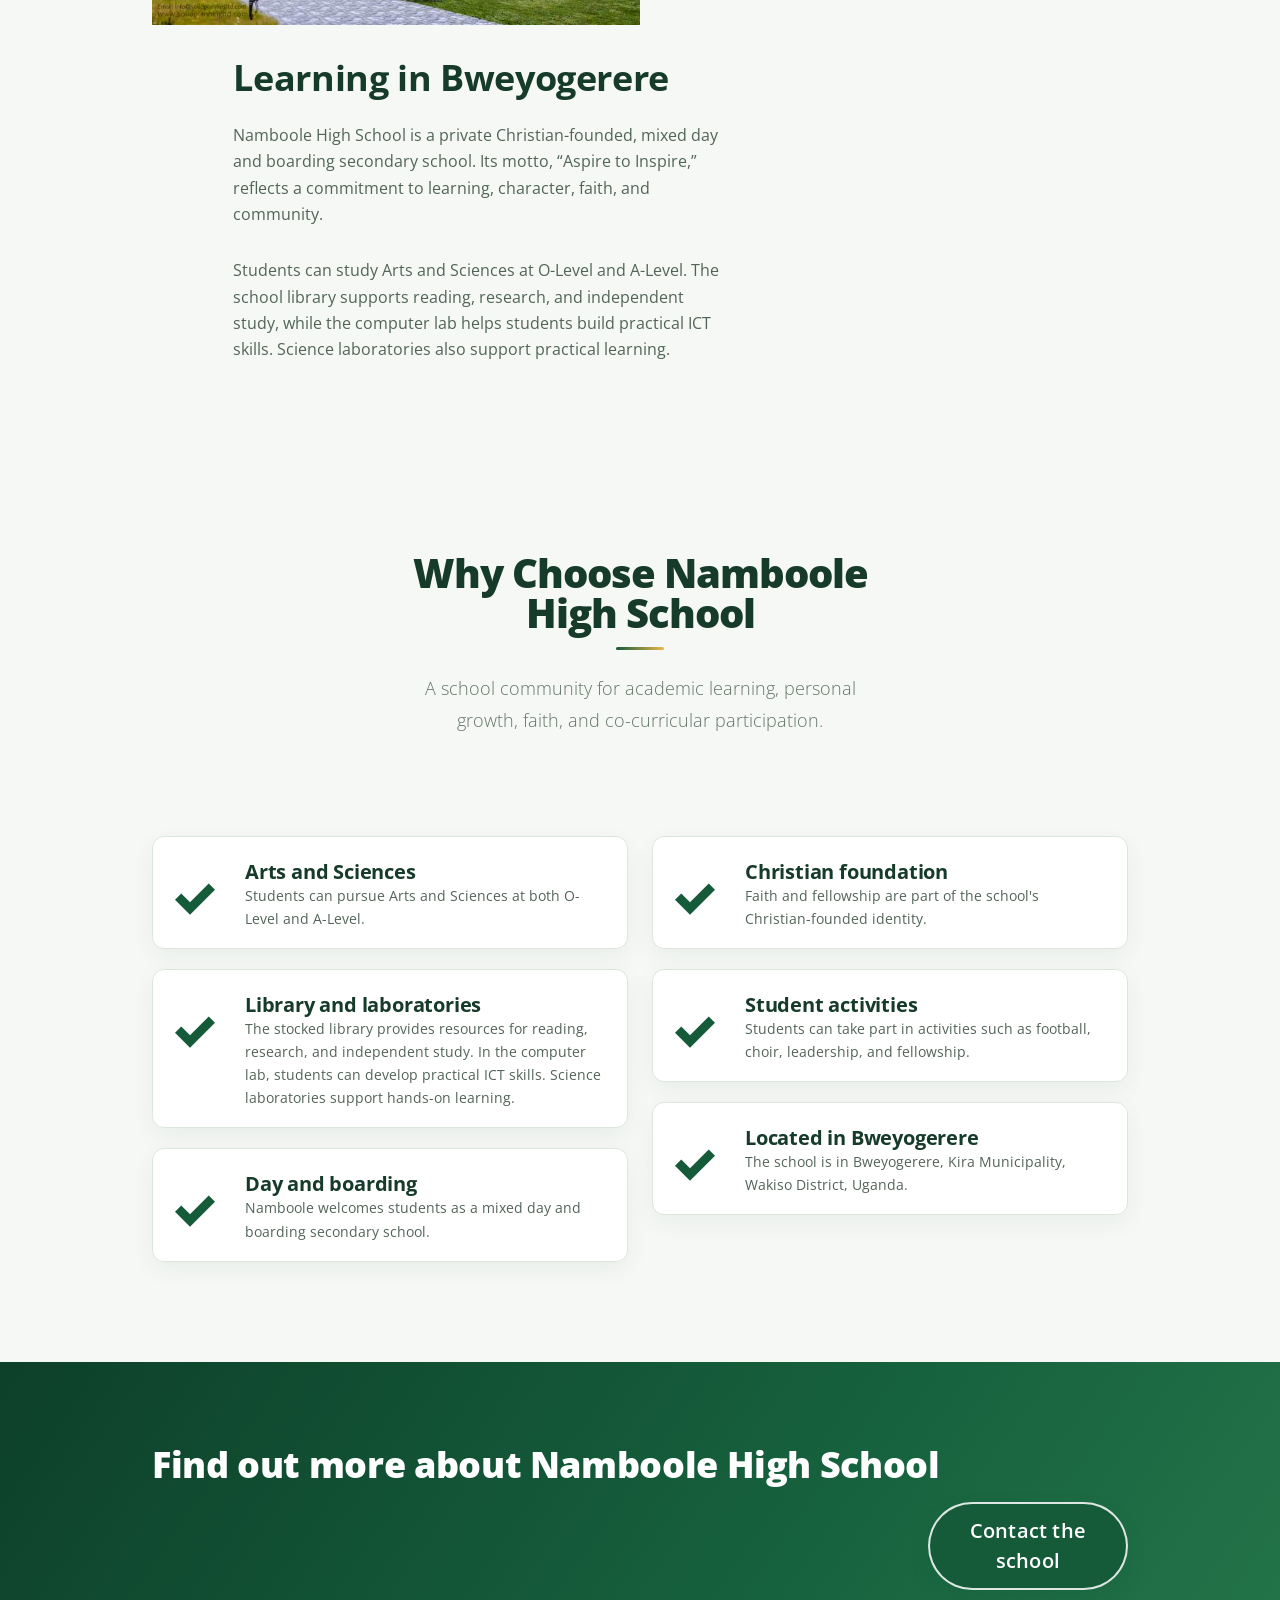
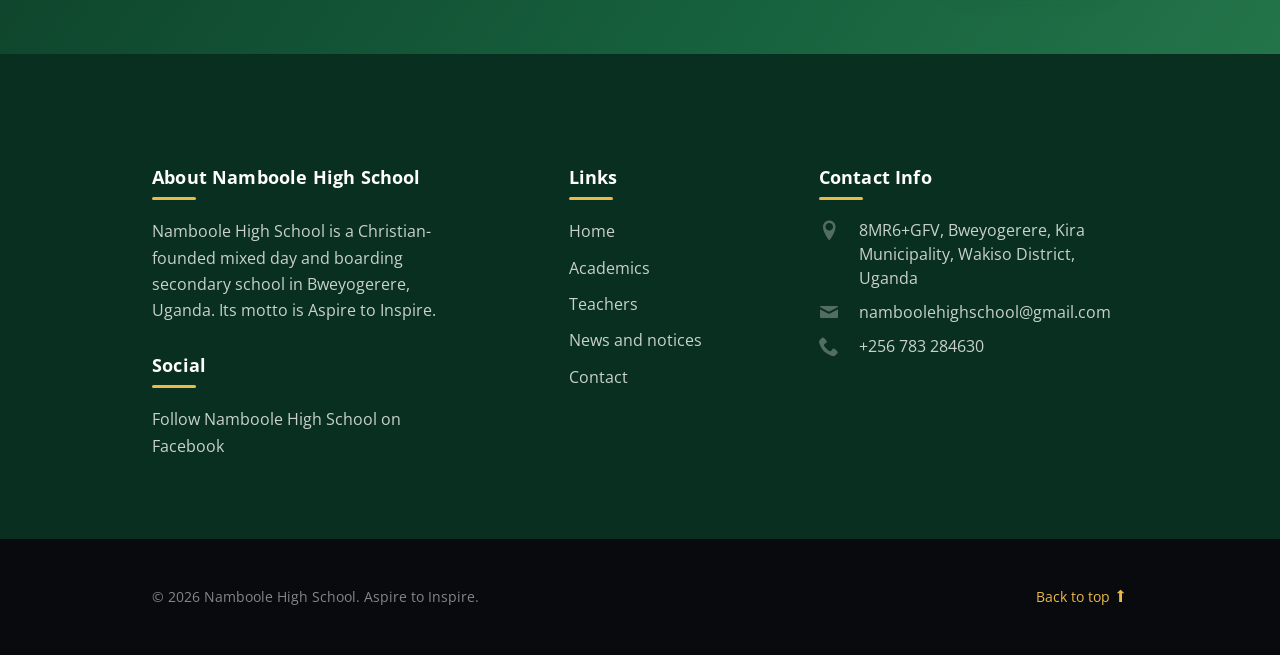
<file: about.html>
<!DOCTYPE html>
<html lang="en">
  <head>
    <meta charset="utf-8">
    <meta name="viewport" content="width=device-width, initial-scale=1">
    <title>Namboole High School | Aspire to Inspire</title>
    <meta name="description" content="Namboole High School in Bweyogerere, Uganda. Aspire to Inspire.">
    
    <link href="https://fonts.googleapis.com/css?family=Raleway:300,400,500,700|Open+Sans" rel="stylesheet">
    <link rel="stylesheet" href="css/vendor/bootstrap.min.css">
    <link rel="stylesheet" href="css/style.min.css">
    <link rel="stylesheet" href="css/icomoon.css">
    <link rel="stylesheet" href="css/template-bs5.css"><link rel="stylesheet" href="css/custom.css">
    <link href="css/namboole-theme.css" rel="stylesheet">
    <link href="css/site-redesign.css" rel="stylesheet">
  </head>
  <body>

    <div class="probootstrap-search" id="probootstrap-search">
      <a href="#" class="probootstrap-close js-probootstrap-close"><i class="icon-cross"></i></a>
      <form action="#">
        <input type="search" name="s" id="search" placeholder="Search a keyword and hit enter...">
      </form>
    </div>
    
    <div class="probootstrap-page-wrapper">
      <!-- Fixed navbar -->
      
      <div class="probootstrap-header-top">
        <div class="container">
          <div class="row">
            <div class="col-lg-9 col-md-9 col-sm-9 probootstrap-top-quick-contact-info">
              <span><i class="icon-location2"></i>Bweyogerere, Kira Municipality, Wakiso District, Uganda</span>
              <span><i class="icon-phone2"></i>+256 783 284630</span>
              <span><i class="icon-mail"></i>namboolehighschool@gmail.com</span>
            </div>
          </div>
        </div>
      </div>
      <nav class="navbar navbar-expand-md probootstrap-navbar">
      <div class="container">
        <a class="navbar-brand" href="home.html" title="Namboole High School"><img class="school-logo" src="NAMBOOLE LOGO.webp" alt="">Namboole High School</a>
        <button type="button" class="navbar-toggler navbar-toggle collapsed" data-bs-toggle="collapse" data-bs-target="#navbar-collapse" aria-expanded="false" aria-controls="navbar-collapse" aria-label="Toggle navigation">
          <span class="visually-hidden">Toggle navigation</span>
          <span class="icon-bar"></span>
          <span class="icon-bar"></span>
          <span class="icon-bar"></span>
        </button>

        <div id="navbar-collapse" class="navbar-collapse collapse">
          <ul class="nav navbar-nav ms-auto">
              <li><a href="home.html">Home</a></li>
              <li><a href="courses.html">Academics</a></li>
              <li><a class="events-nav-link" href="events.html"><svg aria-hidden="true" viewBox="0 0 16 16" fill="none" stroke="currentColor" stroke-width="1.5"><rect x="2" y="3.5" width="12" height="10.5" rx="1.5"></rect><path d="M5 2v3M11 2v3M2 6.5h12"></path></svg>Events</a></li>
              <li class="dropdown">
                <a href="#" data-bs-toggle="dropdown" class="dropdown-toggle">Explore</a>
                <ul class="dropdown-menu">
                  <li class="active"><a href="about.html">About Namboole</a></li>
                  <li><a href="course-single.html">Academic Pathways</a></li>
                  <li><a href="teachers.html">Teachers</a></li>
                  <li><a href="gallery.html">School gallery</a></li>
                  <li><a href="news.html">News and notices</a></li>
                  <li><a href="drivers.html">Directions</a></li>
                  <li><a href="index.html">Join our community</a></li>
                </ul>
              </li>
              <li><a href="contact.html">Contact</a></li>
            </ul>
        </div>
      </div>
    </nav>
      <section class="probootstrap-section probootstrap-section-colored">
        <div class="container">
          <div class="row">
            <div class="col-md-12 text-start section-heading probootstrap-animate">
              <h1>About Namboole High School</h1>
            </div>
          </div>
        </div>
      </section>

      <section class="probootstrap-section">
        <div class="container">
          <div class="row">
            <div class="col-md-12">
              <div class="probootstrap-flex-block">
                <div class="probootstrap-text probootstrap-animate">
                  <div class="text-uppercase probootstrap-uppercase">History</div>
                  <h3>A school community since 2000</h3>
                  <p>Namboole High School was established in 2000 and is registered with Uganda's Ministry of Education and Sports. The school is located in Bweyogerere and serves day and boarding students.</p>
                  <p><a href="contact.html" class="btn btn-primary">Contact the school</a></p>
                </div>
                <div class="probootstrap-image probootstrap-animate photo-enhanced" style="background-image: url(0284a6e7-df8e-494b-be4a-b82823b0f461.png)">
                </div>
              </div>
            </div>
          </div>
        </div>
      </section>


      
      
      <section class="probootstrap-section" id="school-life">
        <div class="container">
          
          <div class="col-md-6">
            <p>
              <img src="images (2).jpg" alt="Namboole High School building" class="img-fluid photo-enhanced">
            </p>
          </div>
          <div class="col-md-6 offset-md-1">
            <h2>Learning in Bweyogerere</h2>
            <p>Namboole High School is a private Christian-founded, mixed day and boarding secondary school. Its motto, “Aspire to Inspire,” reflects a commitment to learning, character, faith, and community.</p>
            <p>Students can study Arts and Sciences at O-Level and A-Level. The school library supports reading, research, and independent study, while the computer lab helps students build practical ICT skills. Science laboratories also support practical learning.</p>
          </div>
          

        </div>
      </section>


      <section class="probootstrap-section">
        <div class="container">
          <div class="row">
            <div class="col-md-6 offset-md-3 text-center section-heading probootstrap-animate">
              <h2>Why Choose Namboole High School</h2>
              <p class="lead">A school community for academic learning, personal growth, faith, and co-curricular participation.</p>
            </div>
          </div>
          <div class="row">
            <div class="col-md-6">
              <div class="service left-icon probootstrap-animate">
                <div class="icon"><i class="icon-checkmark"></i></div>
                <div class="text">
                  <h3>Arts and Sciences</h3>
                  <p>Students can pursue Arts and Sciences at both O-Level and A-Level.</p>
                </div>  
              </div>
              <div class="service left-icon probootstrap-animate">
                <div class="icon"><i class="icon-checkmark"></i></div>
                <div class="text">
                  <h3>Library and laboratories</h3>
                  <p>The stocked library provides resources for reading, research, and independent study. In the computer lab, students can develop practical ICT skills. Science laboratories support hands-on learning.</p>
                </div>
              </div>
              <div class="service left-icon probootstrap-animate">
                <div class="icon"><i class="icon-checkmark"></i></div>
                <div class="text">
                  <h3>Day and boarding</h3>
                  <p>Namboole welcomes students as a mixed day and boarding secondary school.</p>
                </div>
              </div>
            </div>
            <div class="col-md-6">
              <div class="service left-icon probootstrap-animate">
                <div class="icon"><i class="icon-checkmark"></i></div>
                <div class="text">
                  <h3>Christian foundation</h3>
                  <p>Faith and fellowship are part of the school's Christian-founded identity.</p>
                </div>  
              </div>
              
              <div class="service left-icon probootstrap-animate">
                <div class="icon"><i class="icon-checkmark"></i></div>
                <div class="text">
                  <h3>Student activities</h3>
                  <p>Students can take part in activities such as football, choir, leadership, and fellowship.</p>
                </div>
              </div>
              
              <div class="service left-icon probootstrap-animate">
                <div class="icon"><i class="icon-checkmark"></i></div>
                <div class="text">
                  <h3>Located in Bweyogerere</h3>
                  <p>The school is in Bweyogerere, Kira Municipality, Wakiso District, Uganda.</p>
                </div>
              </div>

            </div>
          </div>
          <!-- END row -->
        </div>
      </section>
      
      <section class="probootstrap-cta">
        <div class="container">
          <div class="row">
            <div class="col-md-12">
              <h2 class="probootstrap-animate" data-animate-effect="fadeInRight">Find out more about Namboole High School</h2>
              <a href="contact.html" role="button" class="btn btn-primary btn-lg btn-ghost probootstrap-animate" data-animate-effect="fadeInLeft">Contact the school</a>
            </div>
          </div>
        </div>
      </section>
      <footer class="probootstrap-footer probootstrap-bg">
        <div class="container">
          <div class="row">
            <div class="col-md-4">
              <div class="probootstrap-footer-widget">
                <h3>About Namboole High School</h3>
                <p>Namboole High School is a Christian-founded mixed day and boarding secondary school in Bweyogerere, Uganda. Its motto is Aspire to Inspire.</p>
                <h3>Social</h3>
                <p><a href="https://www.facebook.com/namboolehighsch/" target="_blank" rel="noopener noreferrer">Follow Namboole High School on Facebook</a></p>
              </div>
            </div>
            <div class="col-md-3 offset-md-1">
              <div class="probootstrap-footer-widget">
                <h3>Links</h3>
                <ul>
                  <li><a href="home.html">Home</a></li>
                  <li><a href="courses.html">Academics</a></li>
                  <li><a href="teachers.html">Teachers</a></li>
                  <li><a href="news.html">News and notices</a></li>
                  <li><a href="contact.html">Contact</a></li>
                </ul>
              </div>
            </div>
            <div class="col-md-4">
              <div class="probootstrap-footer-widget">
                <h3>Contact Info</h3>
                <ul class="probootstrap-contact-info">
                  <li><i class="icon-location2"></i> <span>8MR6+GFV, Bweyogerere, Kira Municipality, Wakiso District, Uganda</span></li>
                  <li><i class="icon-mail"></i><span>namboolehighschool@gmail.com</span></li>
                  <li><i class="icon-phone2"></i><span>+256 783 284630</span></li>
                </ul>
              </div>
            </div>
           
          </div>
          <!-- END row -->
          
        </div>

        <div class="probootstrap-copyright">
          <div class="container">
            <div class="row">
              <div class="col-md-8 text-start">
                <p>&copy; 2026 Namboole High School. Aspire to Inspire.</p>
              </div>
              <div class="col-md-4 probootstrap-back-to-top">
                <p><a href="#" class="js-backtotop">Back to top <i class="icon-arrow-long-up"></i></a></p>
              </div>
            </div>
          </div>
        </div>
      </footer>

    </div>
    <!-- END wrapper -->
    
    <script src="js/vendor/bootstrap.bundle.min.js"></script>
    <script src="js/custom.js"></script>

    
  </body>
</html>
</file>
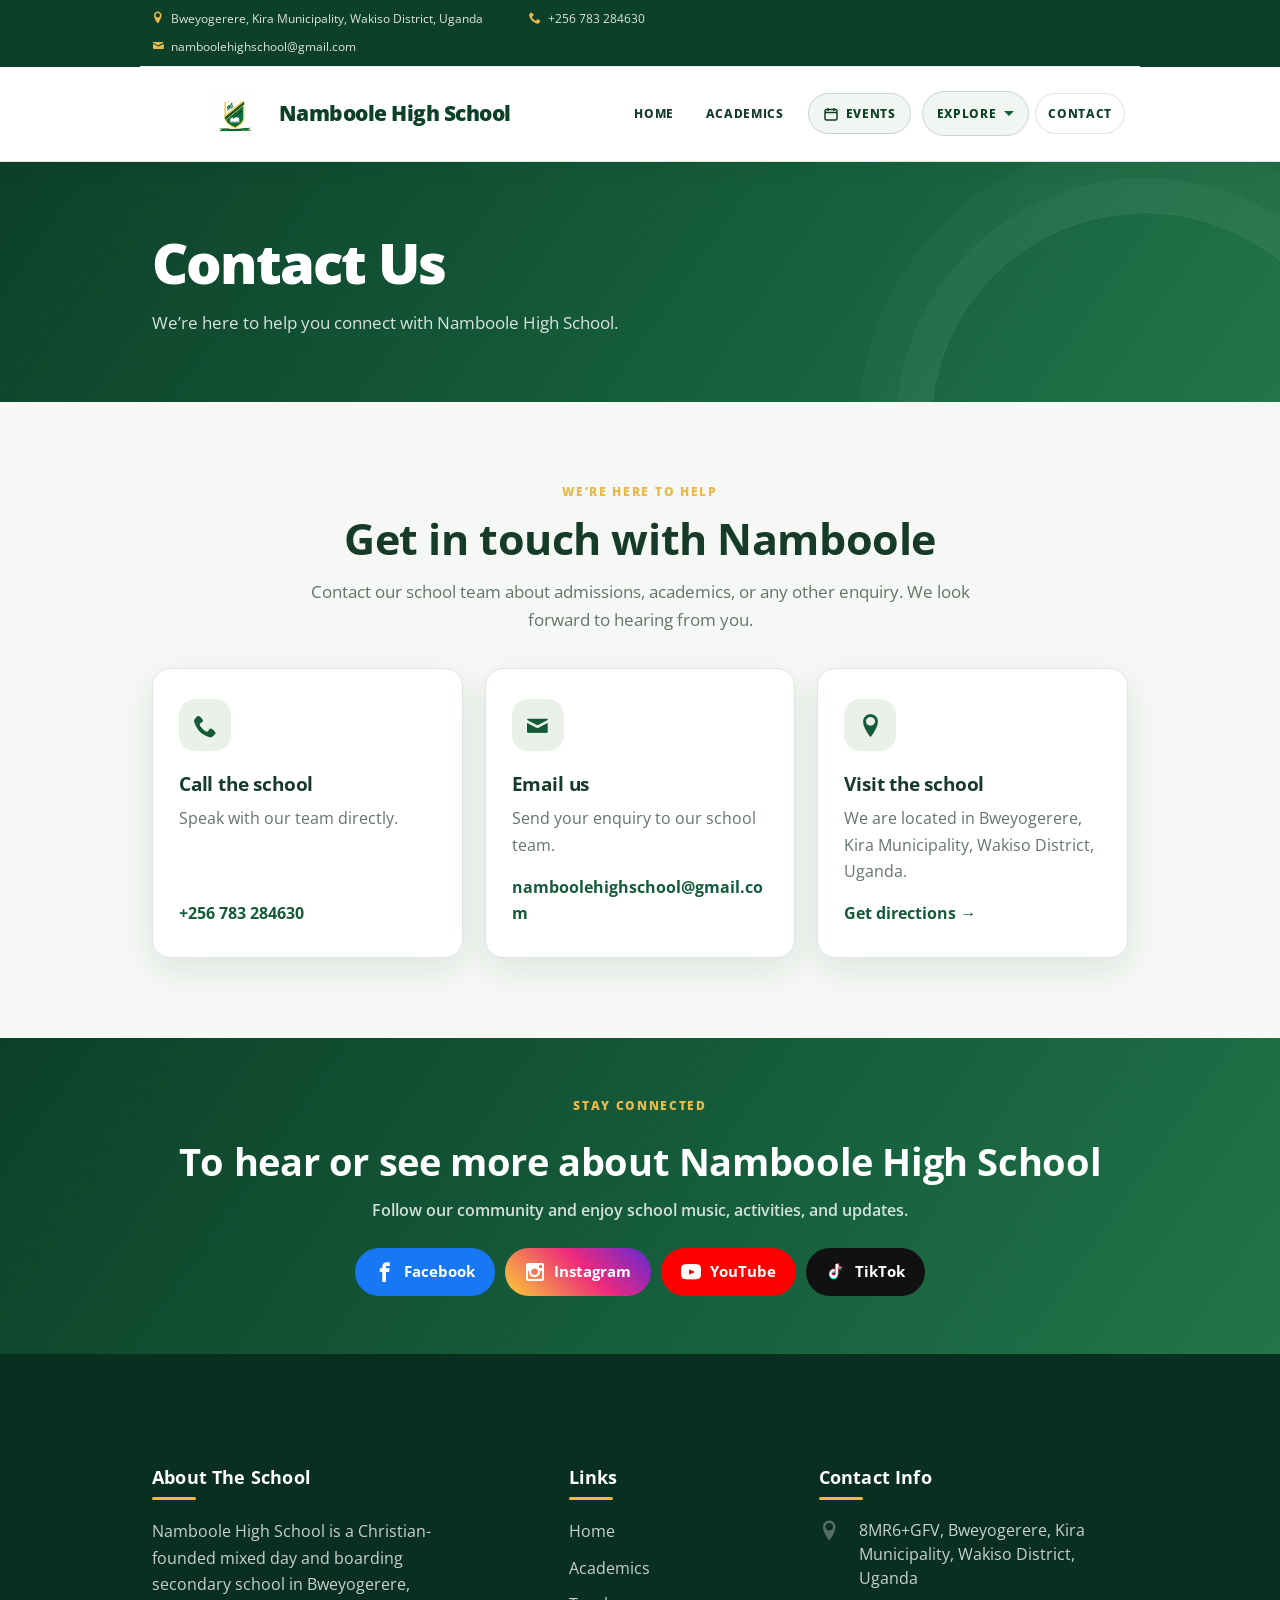
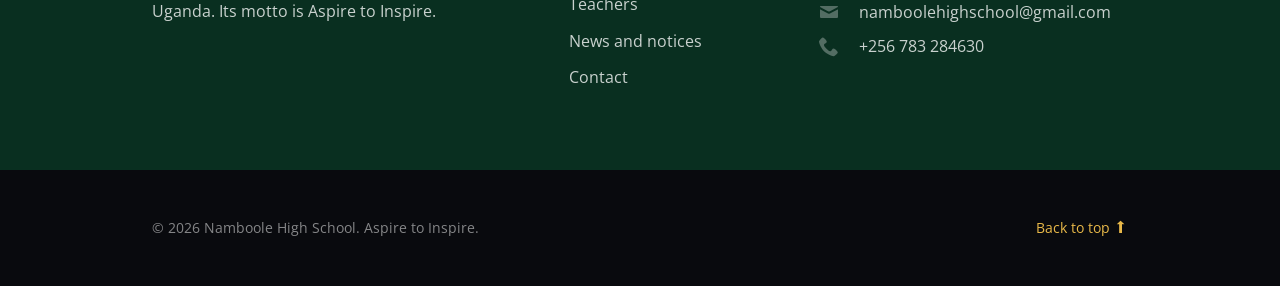
<file: contact.html>
<!DOCTYPE html>
<html lang="en">
  <head>
    <meta charset="utf-8">
    <meta name="viewport" content="width=device-width, initial-scale=1">
    <title>Contact Namboole High School | Aspire to Inspire</title>
    <meta name="description" content="Contact Namboole High School in Bweyogerere about admissions, academics, and school enquiries. Call, email, get directions, or connect with us on social media.">
    
    <link href="https://fonts.googleapis.com/css?family=Raleway:300,400,500,700|Open+Sans" rel="stylesheet">
    <link rel="stylesheet" href="css/vendor/bootstrap.min.css">
    <link rel="stylesheet" href="css/style.min.css">
    <link rel="stylesheet" href="css/icomoon.css">
    <link rel="stylesheet" href="css/template-bs5.css"><link rel="stylesheet" href="css/custom.css">
    <link href="css/namboole-theme.css" rel="stylesheet">
    <link href="css/site-redesign.css" rel="stylesheet">
  </head>
  <body class="contact-page">

    <div class="probootstrap-search" id="probootstrap-search">
      <a href="#" class="probootstrap-close js-probootstrap-close"><i class="icon-cross"></i></a>
      <form action="#">
        <input type="search" name="s" id="search" placeholder="Search a keyword and hit enter...">
      </form>
    </div>
    
    <div class="probootstrap-page-wrapper">
      <!-- Fixed navbar -->
      
      <div class="probootstrap-header-top">
        <div class="container">
          <div class="row">
            <div class="col-lg-9 col-md-9 col-sm-9 probootstrap-top-quick-contact-info">
              <span><i class="icon-location2"></i>Bweyogerere, Kira Municipality, Wakiso District, Uganda</span>
              <span><i class="icon-phone2"></i>+256 783 284630</span>
              <span><i class="icon-mail"></i>namboolehighschool@gmail.com</span>
            </div>
          </div>
        </div>
      </div>
      <nav class="navbar navbar-expand-md probootstrap-navbar">
      <div class="container">
        <a class="navbar-brand" href="home.html" title="Namboole High School"><img class="school-logo" src="NAMBOOLE LOGO.webp" alt="">Namboole High School</a>
        <button type="button" class="navbar-toggler navbar-toggle collapsed" data-bs-toggle="collapse" data-bs-target="#navbar-collapse" aria-expanded="false" aria-controls="navbar-collapse" aria-label="Toggle navigation">
          <span class="visually-hidden">Toggle navigation</span>
          <span class="icon-bar"></span>
          <span class="icon-bar"></span>
          <span class="icon-bar"></span>
        </button>

        <div id="navbar-collapse" class="navbar-collapse collapse">
          <ul class="nav navbar-nav ms-auto">
              <li><a href="home.html">Home</a></li>
              <li><a href="courses.html">Academics</a></li>
              <li><a class="events-nav-link" href="events.html"><svg aria-hidden="true" viewBox="0 0 16 16" fill="none" stroke="currentColor" stroke-width="1.5"><rect x="2" y="3.5" width="12" height="10.5" rx="1.5"></rect><path d="M5 2v3M11 2v3M2 6.5h12"></path></svg>Events</a></li>
              <li class="dropdown">
                <a href="#" data-bs-toggle="dropdown" class="dropdown-toggle">Explore</a>
                <ul class="dropdown-menu">
                  <li><a href="about.html">About Namboole</a></li>
                  <li><a href="course-single.html">Academic Pathways</a></li>
                  <li><a href="teachers.html">Teachers</a></li>
                  <li><a href="gallery.html">School gallery</a></li>
                  <li><a href="news.html">News and notices</a></li>
                  <li><a href="drivers.html">Directions</a></li>
                  <li><a href="index.html">Join our community</a></li>
                </ul>
              </li>
              <li class="active"><a href="contact.html" aria-current="page">Contact</a></li>
            </ul>
        </div>
      </div>
    </nav>
      <section class="probootstrap-section probootstrap-section-colored">
        <div class="container">
          <div class="row">
            <div class="col-md-12 text-start section-heading probootstrap-animate">
              <h1 class="mb0">Contact Us</h1>
              <p>We’re here to help you connect with Namboole High School.</p>
            </div>
          </div>
        </div>
      </section>

      

      <section class="probootstrap-section contact-details-section">
        <div class="container">
          <div class="row">
            <div class="col-md-10 offset-md-1 text-center contact-intro">
              <p class="contact-eyebrow">We’re here to help</p>
              <h2>Get in touch with Namboole</h2>
              <p>Contact our school team about admissions, academics, or any other enquiry. We look forward to hearing from you.</p>
            </div>
          </div>
          <div class="contact-details-grid">
            <article class="contact-card">
              <span class="contact-card-icon"><i class="icon-phone2" aria-hidden="true"></i></span>
              <h3>Call the school</h3>
              <p>Speak with our team directly.</p>
              <a href="tel:+256783284630">+256 783 284630</a>
            </article>
            <article class="contact-card">
              <span class="contact-card-icon"><i class="icon-mail" aria-hidden="true"></i></span>
              <h3>Email us</h3>
              <p>Send your enquiry to our school team.</p>
              <a href="mailto:namboolehighschool@gmail.com">namboolehighschool@gmail.com</a>
            </article>
            <article class="contact-card">
              <span class="contact-card-icon"><i class="icon-location2" aria-hidden="true"></i></span>
              <h3>Visit the school</h3>
              <p>We are located in Bweyogerere, Kira Municipality, Wakiso District, Uganda.</p>
              <a href="drivers.html">Get directions <span aria-hidden="true">&rarr;</span></a>
            </article>
          </div>
        </div>
      </section>

      <section class="school-social-strip contact-social" aria-labelledby="contact-social-title">
        <div class="school-social-inner">
          <p class="contact-social-eyebrow">Stay connected</p>
          <h2 id="contact-social-title">To hear or see more about Namboole High School</h2>
          <p>Follow our community and enjoy school music, activities, and updates.</p>
          <div class="school-social-links">
            <a class="facebook" href="https://www.facebook.com/namboolehighsch/" target="_blank" rel="noopener noreferrer" aria-label="Follow Namboole High School on Facebook"><i class="icon-facebook2" aria-hidden="true"></i><span>Facebook</span></a>
            <a class="instagram" href="https://www.instagram.com/_b/reel/DfR9vd_x8Tb/" target="_blank" rel="noopener noreferrer" aria-label="See Namboole High School music on Instagram"><i class="icon-instagram" aria-hidden="true"></i><span>Instagram</span></a>
            <a class="youtube" href="https://www.youtube.com/@namboolehighschool" target="_blank" rel="noopener noreferrer" aria-label="Hear and see Namboole High School music on YouTube"><i class="icon-youtube" aria-hidden="true"></i><span>YouTube</span></a>
            <a class="tiktok" href="https://www.tiktok.com/@namboolehighsch/video/7598234548626836792" target="_blank" rel="noopener noreferrer" aria-label="See Namboole High School on TikTok"><svg viewBox="0 0 24 24" aria-hidden="true" focusable="false"><path class="tiktok-mark-shadow" d="M19.6 8.3a7.1 7.1 0 0 1-4.2-1.8v8.1a5.2 5.2 0 1 1-5.2-5.2c.4 0 .8 0 1.2.1v2.9a2.4 2.4 0 1 0 1.2 2.1V3h3a4.2 4.2 0 0 0 4 4.1z"/><path class="tiktok-mark" d="M18.5 7.6a7.1 7.1 0 0 1-4.2-1.8v8.1a5.2 5.2 0 1 1-5.2-5.2c.4 0 .8 0 1.2.1v2.9a2.4 2.4 0 1 0 1.2 2.1V2.3h3a4.2 4.2 0 0 0 4 4.1z"/></svg><span>TikTok</span></a>
          </div>
        </div>
      </section>
      <footer class="probootstrap-footer probootstrap-bg">
        <div class="container">
          <div class="row">
            <div class="col-md-4">
              <div class="probootstrap-footer-widget">
                <h3>About The School</h3>
                <p>Namboole High School is a Christian-founded mixed day and boarding secondary school in Bweyogerere, Uganda. Its motto is Aspire to Inspire.</p>
              </div>
            </div>
            <div class="col-md-3 offset-md-1">
              <div class="probootstrap-footer-widget">
                <h3>Links</h3>
                <ul>
                  <li><a href="home.html">Home</a></li>
                  <li><a href="courses.html">Academics</a></li>
                  <li><a href="teachers.html">Teachers</a></li>
                  <li><a href="news.html">News and notices</a></li>
                  <li><a href="contact.html">Contact</a></li>
                </ul>
              </div>
            </div>
            <div class="col-md-4">
              <div class="probootstrap-footer-widget">
                <h3>Contact Info</h3>
                <ul class="probootstrap-contact-info">
                  <li><i class="icon-location2"></i> <span>8MR6+GFV, Bweyogerere, Kira Municipality, Wakiso District, Uganda</span></li>
                  <li><i class="icon-mail"></i><span>namboolehighschool@gmail.com</span></li>
                  <li><i class="icon-phone2"></i><span>+256 783 284630</span></li>
                </ul>
              </div>
            </div>
           
          </div>
          <!-- END row -->
          
        </div>

        <div class="probootstrap-copyright">
          <div class="container">
            <div class="row">
              <div class="col-md-8 text-start">
                <p>&copy; 2026 Namboole High School. Aspire to Inspire.</p>
              </div>
              <div class="col-md-4 probootstrap-back-to-top">
                <p><a href="#" class="js-backtotop">Back to top <i class="icon-arrow-long-up"></i></a></p>
              </div>
            </div>
          </div>
        </div>
      </footer>

    </div>
    <!-- END wrapper -->
    

    <script src="js/vendor/bootstrap.bundle.min.js"></script>
    <script src="js/custom.js"></script>

    
  </body>
</html>
</file>
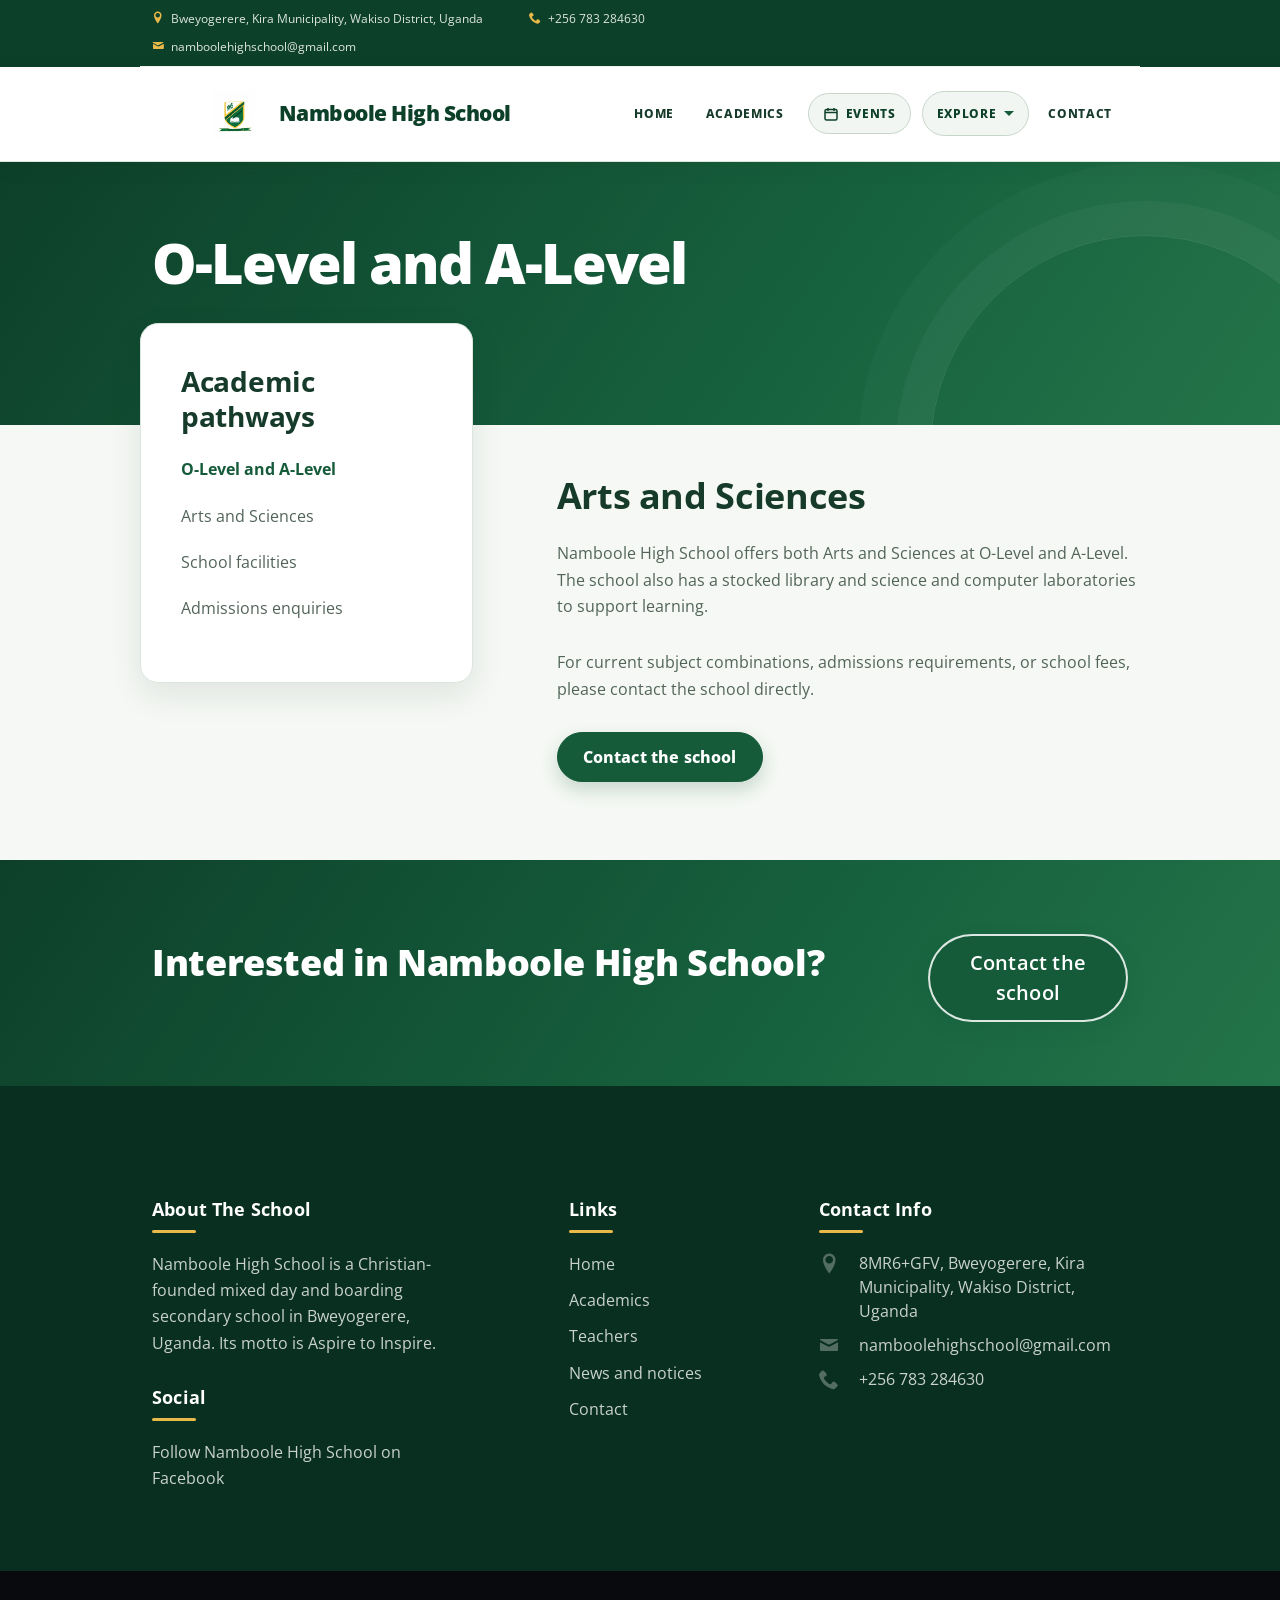
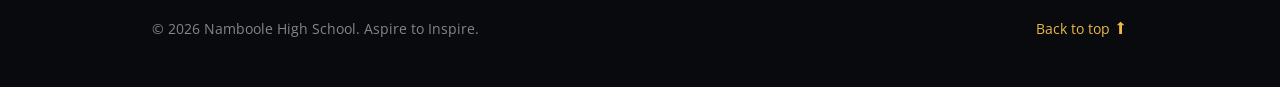
<file: course-single.html>
<!DOCTYPE html>
<html lang="en">
  <head>
    <meta charset="utf-8">
    <meta name="viewport" content="width=device-width, initial-scale=1">
    <title>Namboole High School | Aspire to Inspire</title>
    <meta name="description" content="Namboole High School in Bweyogerere, Uganda. Aspire to Inspire.">
    
    <link href="https://fonts.googleapis.com/css?family=Raleway:300,400,500,700|Open+Sans" rel="stylesheet">
    <link rel="stylesheet" href="css/vendor/bootstrap.min.css">
    <link rel="stylesheet" href="css/style.min.css">
    <link rel="stylesheet" href="css/icomoon.css">
    <link rel="stylesheet" href="css/template-bs5.css"><link rel="stylesheet" href="css/custom.css">
    <link href="css/namboole-theme.css" rel="stylesheet">
    <link href="css/site-redesign.css" rel="stylesheet">
  </head>
  <body>

    <div class="probootstrap-search" id="probootstrap-search">
      <a href="#" class="probootstrap-close js-probootstrap-close"><i class="icon-cross"></i></a>
      <form action="#">
        <input type="search" name="s" id="search" placeholder="Search a keyword and hit enter...">
      </form>
    </div>
    
    <div class="probootstrap-page-wrapper">
      <!-- Fixed navbar -->
      
      <div class="probootstrap-header-top">
        <div class="container">
          <div class="row">
            <div class="col-lg-9 col-md-9 col-sm-9 probootstrap-top-quick-contact-info">
              <span><i class="icon-location2"></i>Bweyogerere, Kira Municipality, Wakiso District, Uganda</span>
              <span><i class="icon-phone2"></i>+256 783 284630</span>
              <span><i class="icon-mail"></i>namboolehighschool@gmail.com</span>
            </div>
          </div>
        </div>
      </div>
      <nav class="navbar navbar-expand-md probootstrap-navbar">
      <div class="container">
        <a class="navbar-brand" href="home.html" title="Namboole High School"><img class="school-logo" src="NAMBOOLE LOGO.webp" alt="">Namboole High School</a>
        <button type="button" class="navbar-toggler navbar-toggle collapsed" data-bs-toggle="collapse" data-bs-target="#navbar-collapse" aria-expanded="false" aria-controls="navbar-collapse" aria-label="Toggle navigation">
          <span class="visually-hidden">Toggle navigation</span>
          <span class="icon-bar"></span>
          <span class="icon-bar"></span>
          <span class="icon-bar"></span>
        </button>

        <div id="navbar-collapse" class="navbar-collapse collapse">
          <ul class="nav navbar-nav ms-auto">
              <li><a href="home.html">Home</a></li>
              <li><a href="courses.html">Academics</a></li>
              <li><a class="events-nav-link" href="events.html"><svg aria-hidden="true" viewBox="0 0 16 16" fill="none" stroke="currentColor" stroke-width="1.5"><rect x="2" y="3.5" width="12" height="10.5" rx="1.5"></rect><path d="M5 2v3M11 2v3M2 6.5h12"></path></svg>Events</a></li>
              <li class="dropdown">
                <a href="#" data-bs-toggle="dropdown" class="dropdown-toggle">Explore</a>
                <ul class="dropdown-menu">
                  <li><a href="about.html">About Namboole</a></li>
                  <li class="active"><a href="course-single.html">Academic Pathways</a></li>
                  <li><a href="teachers.html">Teachers</a></li>
                  <li><a href="gallery.html">School gallery</a></li>
                  <li><a href="news.html">News and notices</a></li>
                  <li><a href="drivers.html">Directions</a></li>
                  <li><a href="index.html">Join our community</a></li>
                </ul>
              </li>
              <li><a href="contact.html">Contact</a></li>
            </ul>
        </div>
      </div>
    </nav>
      <section class="probootstrap-section probootstrap-section-colored">
        <div class="container">
          <div class="row">
            <div class="col-md-12 text-start section-heading probootstrap-animate">
              <h1>O-Level and A-Level</h1>
            </div>
          </div>
        </div>
      </section>

      

      <section class="probootstrap-section probootstrap-section-sm">
        <div class="container">
          <div class="row">
            <div class="col-md-12">
              <div class="row probootstrap-gutter0">
                <div class="col-md-4" id="probootstrap-sidebar">
                  <div class="probootstrap-sidebar-inner probootstrap-overlap probootstrap-animate">
                    <h3>Academic pathways</h3>
                    <ul class="probootstrap-side-menu">
                      <li class="active"><a>O-Level and A-Level</a></li>
                      <li><a href="courses.html">Arts and Sciences</a></li>
                      <li><a href="about.html">School facilities</a></li>
                      <li><a href="contact.html">Admissions enquiries</a></li>
                    </ul>
                  </div>
                </div>
                <div class="col-md-7 offset-md-1  probootstrap-animate" id="probootstrap-content">
                  <h2>Arts and Sciences</h2>
                  <p>Namboole High School offers both Arts and Sciences at O-Level and A-Level. The school also has a stocked library and science and computer laboratories to support learning.</p>
                  <p>For current subject combinations, admissions requirements, or school fees, please contact the school directly.</p>
                  <p><a href="contact.html" class="btn btn-primary">Contact the school</a></p>
                </div>
              </div>
            </div>
          </div>
        </div>
      </section>
      
      <section class="probootstrap-cta">
        <div class="container">
          <div class="row">
            <div class="col-md-12">
              <h2 class="probootstrap-animate" data-animate-effect="fadeInRight">Interested in Namboole High School?</h2>
              <a href="contact.html" role="button" class="btn btn-primary btn-lg btn-ghost probootstrap-animate" data-animate-effect="fadeInLeft">Contact the school</a>
            </div>
          </div>
        </div>
      </section>
      <footer class="probootstrap-footer probootstrap-bg">
        <div class="container">
          <div class="row">
            <div class="col-md-4">
              <div class="probootstrap-footer-widget">
                <h3>About The School</h3>
                <p>Namboole High School is a Christian-founded mixed day and boarding secondary school in Bweyogerere, Uganda. Its motto is Aspire to Inspire.</p>
                <h3>Social</h3>
                <p><a href="https://www.facebook.com/namboolehighsch/" target="_blank" rel="noopener noreferrer">Follow Namboole High School on Facebook</a></p>
              </div>
            </div>
            <div class="col-md-3 offset-md-1">
              <div class="probootstrap-footer-widget">
                <h3>Links</h3>
                <ul>
                  <li><a href="home.html">Home</a></li>
                  <li><a href="courses.html">Academics</a></li>
                  <li><a href="teachers.html">Teachers</a></li>
                  <li><a href="news.html">News and notices</a></li>
                  <li><a href="contact.html">Contact</a></li>
                </ul>
              </div>
            </div>
            <div class="col-md-4">
              <div class="probootstrap-footer-widget">
                <h3>Contact Info</h3>
                <ul class="probootstrap-contact-info">
                  <li><i class="icon-location2"></i> <span>8MR6+GFV, Bweyogerere, Kira Municipality, Wakiso District, Uganda</span></li>
                  <li><i class="icon-mail"></i><span>namboolehighschool@gmail.com</span></li>
                  <li><i class="icon-phone2"></i><span>+256 783 284630</span></li>
                </ul>
              </div>
            </div>
           
          </div>
          <!-- END row -->
          
        </div>

        <div class="probootstrap-copyright">
          <div class="container">
            <div class="row">
              <div class="col-md-8 text-start">
                <p>&copy; 2026 Namboole High School. Aspire to Inspire.</p>
              </div>
              <div class="col-md-4 probootstrap-back-to-top">
                <p><a href="#" class="js-backtotop">Back to top <i class="icon-arrow-long-up"></i></a></p>
              </div>
            </div>
          </div>
        </div>
      </footer>

    </div>
    <!-- END wrapper -->
    

    <script src="js/vendor/bootstrap.bundle.min.js"></script>
    <script src="js/custom.js"></script>

  </body>
</html>
</file>
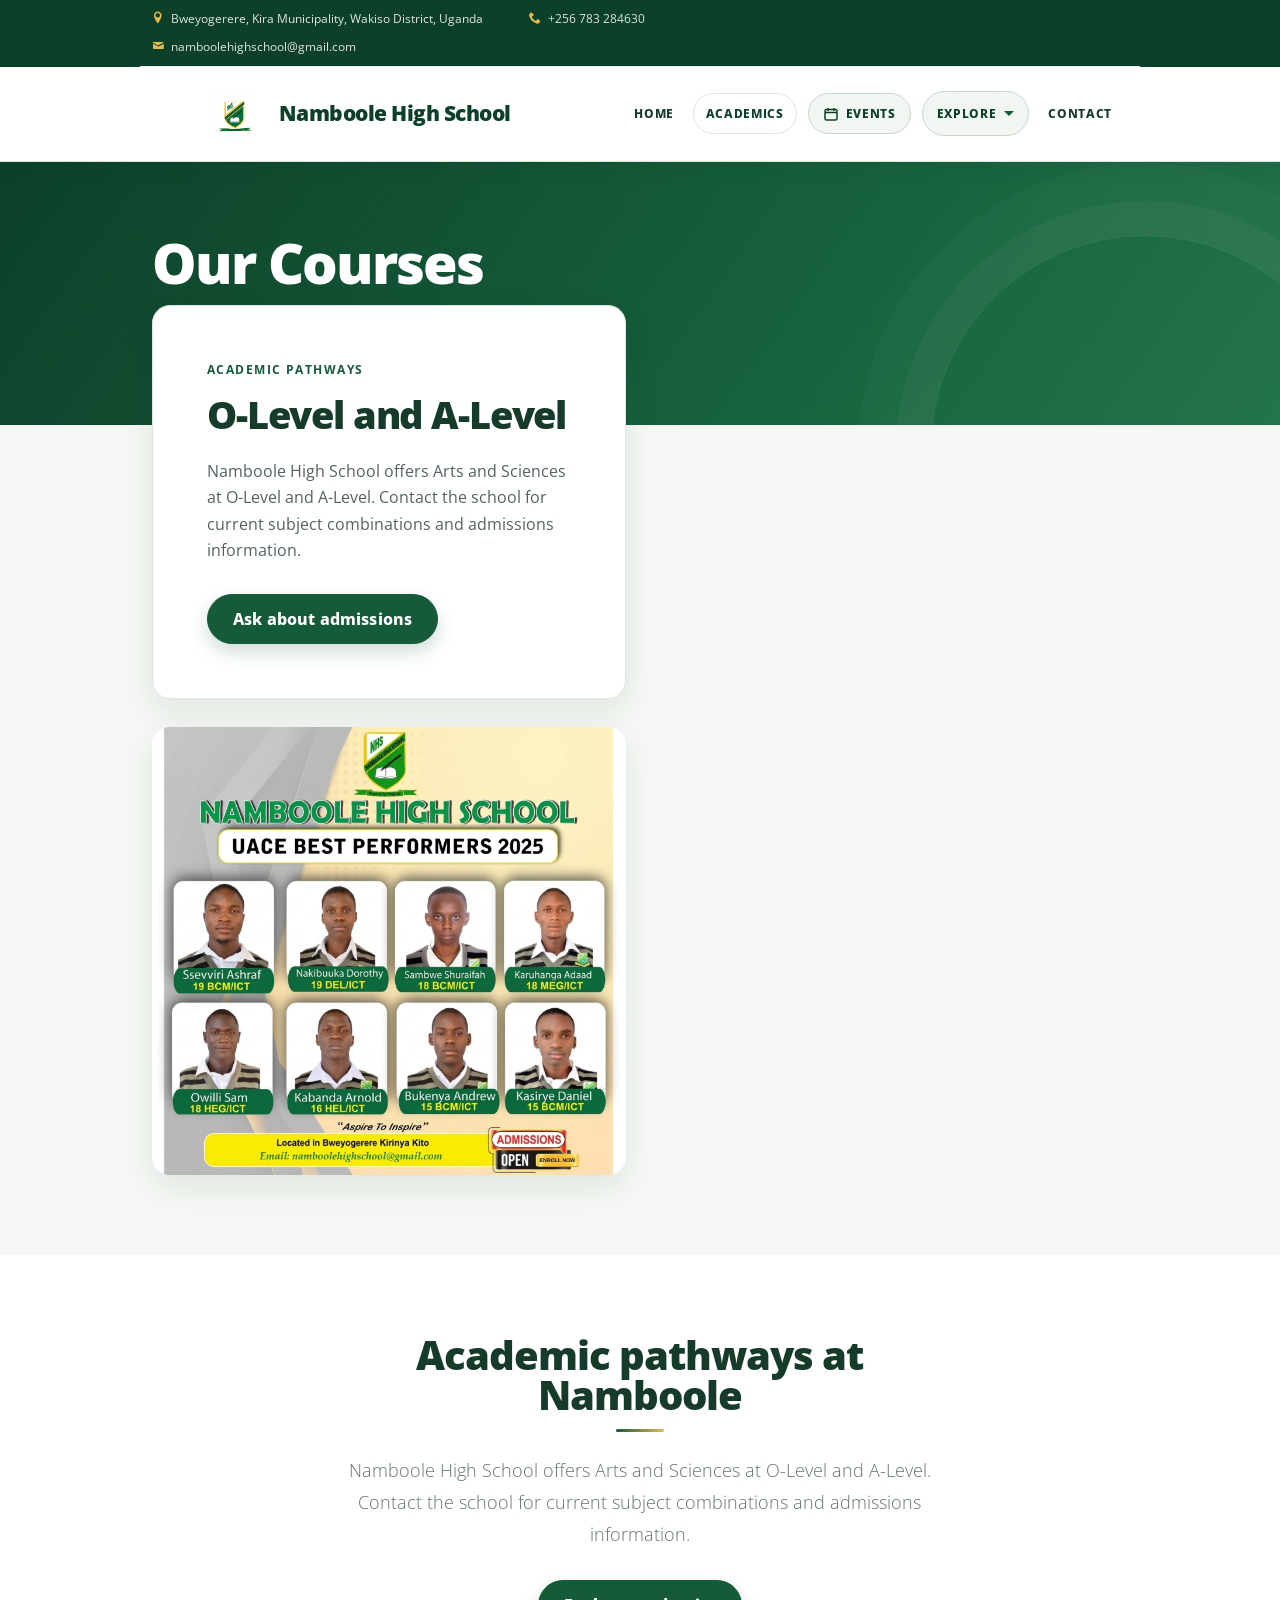
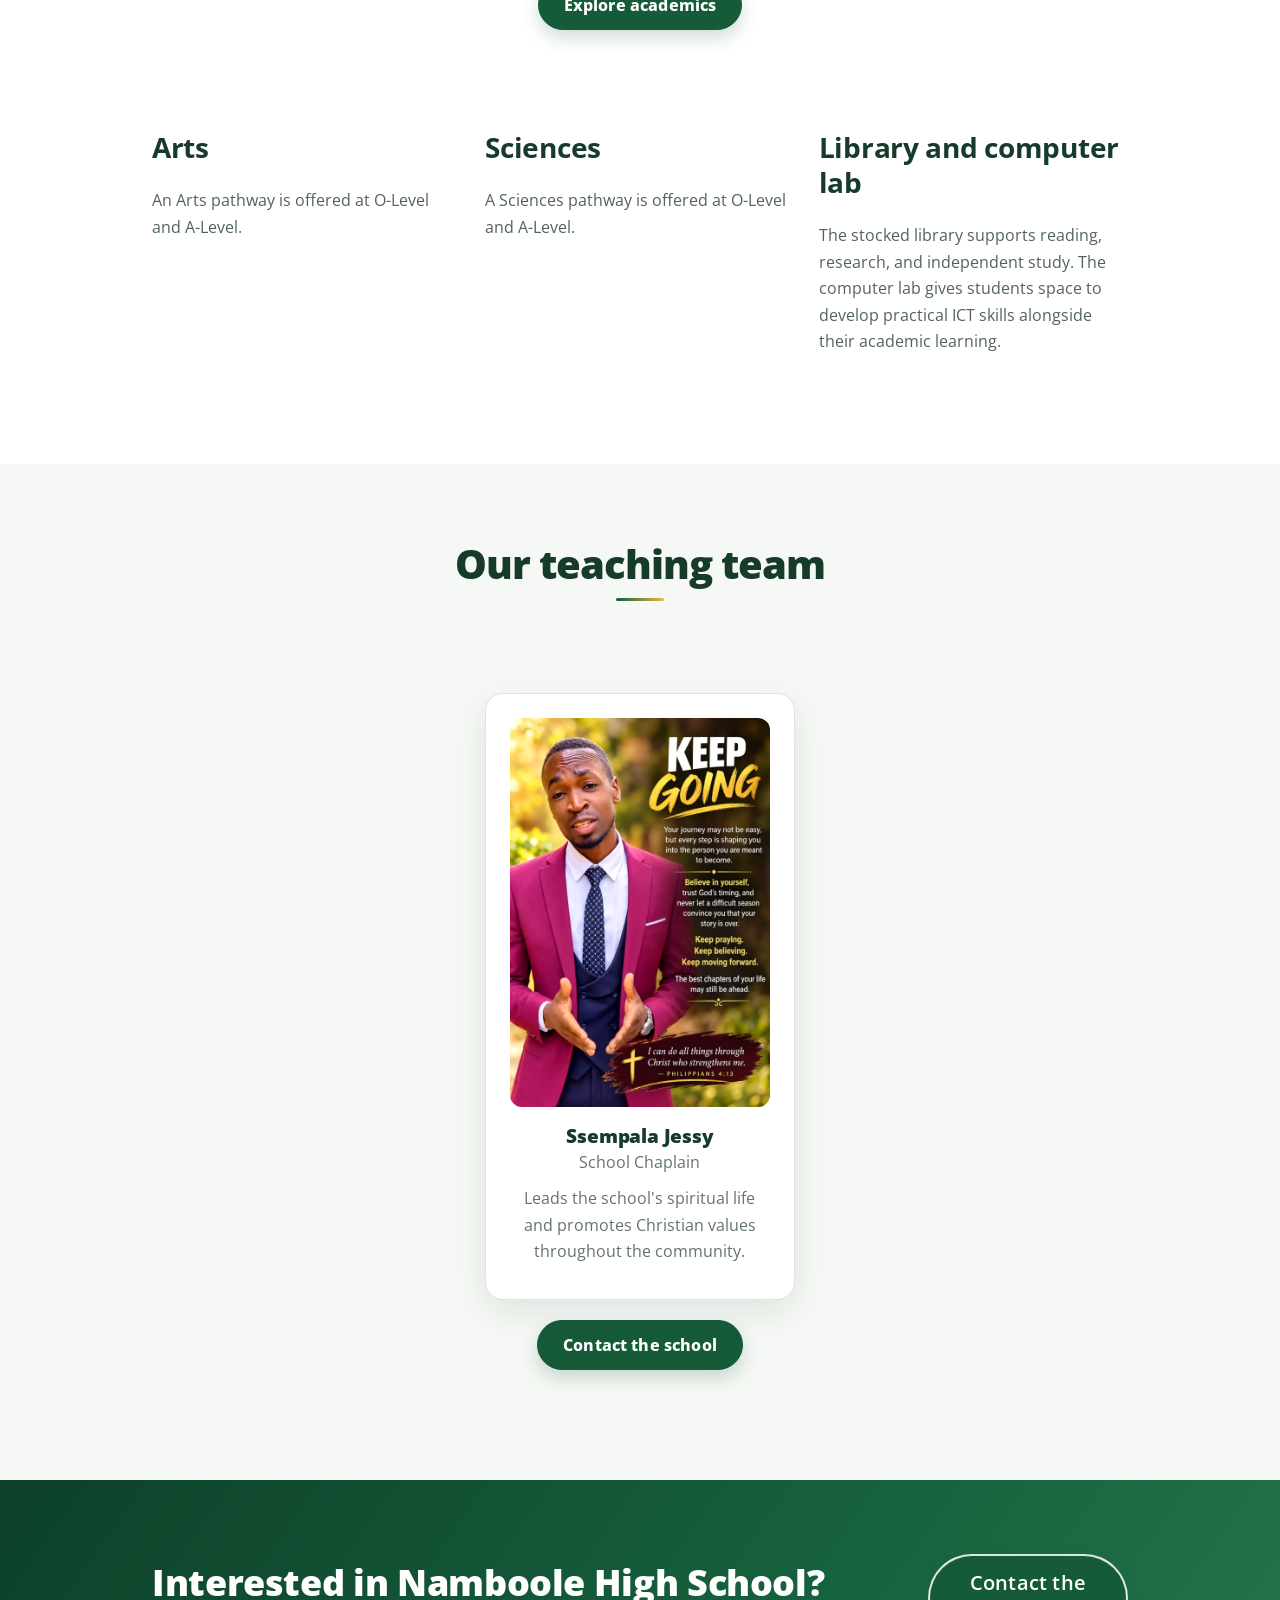
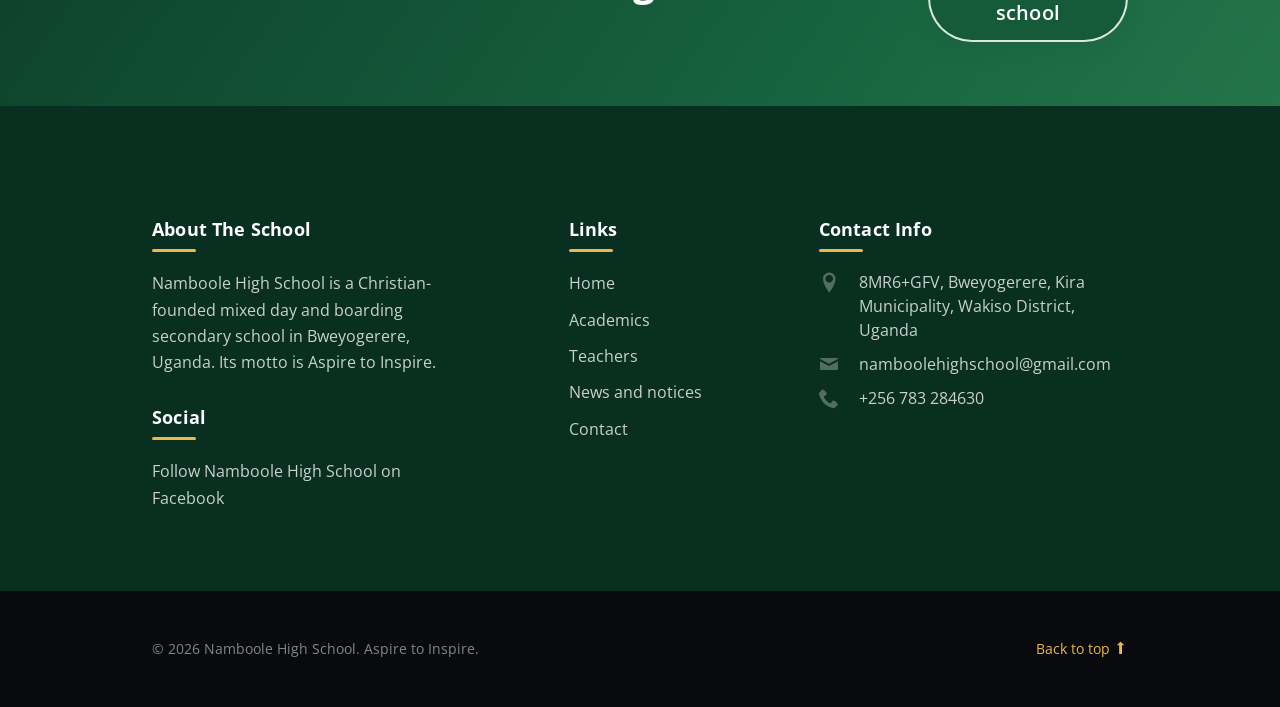
<file: courses.html>
<!DOCTYPE html>
<html lang="en">
  <head>
    <meta charset="utf-8">
    <meta name="viewport" content="width=device-width, initial-scale=1">
    <title>Namboole High School | Aspire to Inspire</title>
    <meta name="description" content="Namboole High School in Bweyogerere, Uganda. Aspire to Inspire.">
    
    <link href="https://fonts.googleapis.com/css?family=Raleway:300,400,500,700|Open+Sans" rel="stylesheet">
    <link rel="stylesheet" href="css/vendor/bootstrap.min.css">
    <link rel="stylesheet" href="css/style.min.css">
    <link rel="stylesheet" href="css/icomoon.css">
    <link rel="stylesheet" href="css/template-bs5.css"><link rel="stylesheet" href="css/custom.css">
    <link href="css/namboole-theme.css" rel="stylesheet">
    <link href="css/site-redesign.css" rel="stylesheet">
  </head>
  <body>

    <div class="probootstrap-search" id="probootstrap-search">
      <a href="#" class="probootstrap-close js-probootstrap-close"><i class="icon-cross"></i></a>
      <form action="#">
        <input type="search" name="s" id="search" placeholder="Search a keyword and hit enter...">
      </form>
    </div>
    
    <div class="probootstrap-page-wrapper">
      <!-- Fixed navbar -->
      
      <div class="probootstrap-header-top">
        <div class="container">
          <div class="row">
            <div class="col-lg-9 col-md-9 col-sm-9 probootstrap-top-quick-contact-info">
              <span><i class="icon-location2"></i>Bweyogerere, Kira Municipality, Wakiso District, Uganda</span>
              <span><i class="icon-phone2"></i>+256 783 284630</span>
              <span><i class="icon-mail"></i>namboolehighschool@gmail.com</span>
            </div>
          </div>
        </div>
      </div>
      <nav class="navbar navbar-expand-md probootstrap-navbar">
      <div class="container">
        <a class="navbar-brand" href="home.html" title="Namboole High School"><img class="school-logo" src="NAMBOOLE LOGO.webp" alt="">Namboole High School</a>
        <button type="button" class="navbar-toggler navbar-toggle collapsed" data-bs-toggle="collapse" data-bs-target="#navbar-collapse" aria-expanded="false" aria-controls="navbar-collapse" aria-label="Toggle navigation">
          <span class="visually-hidden">Toggle navigation</span>
          <span class="icon-bar"></span>
          <span class="icon-bar"></span>
          <span class="icon-bar"></span>
        </button>

        <div id="navbar-collapse" class="navbar-collapse collapse">
          <ul class="nav navbar-nav ms-auto">
              <li><a href="home.html">Home</a></li>
              <li class="active"><a href="courses.html">Academics</a></li>
              <li><a class="events-nav-link" href="events.html"><svg aria-hidden="true" viewBox="0 0 16 16" fill="none" stroke="currentColor" stroke-width="1.5"><rect x="2" y="3.5" width="12" height="10.5" rx="1.5"></rect><path d="M5 2v3M11 2v3M2 6.5h12"></path></svg>Events</a></li>
              <li class="dropdown">
                <a href="#" data-bs-toggle="dropdown" class="dropdown-toggle">Explore</a>
                <ul class="dropdown-menu">
                  <li><a href="about.html">About Namboole</a></li>
                  <li><a href="course-single.html">Academic Pathways</a></li>
                  <li><a href="teachers.html">Teachers</a></li>
                  <li><a href="gallery.html">School gallery</a></li>
                  <li><a href="news.html">News and notices</a></li>
                  <li><a href="drivers.html">Directions</a></li>
                  <li><a href="index.html">Join our community</a></li>
                </ul>
              </li>
              <li><a href="contact.html">Contact</a></li>
            </ul>
        </div>
      </div>
    </nav>
      <section class="probootstrap-section probootstrap-section-colored">
        <div class="container">
          <div class="row">
            <div class="col-md-12 text-start section-heading probootstrap-animate">
              <h1>Our Courses</h1>
            </div>
          </div>
        </div>
      </section>

      <section class="probootstrap-section">
        <div class="container">
          <div class="row">
            <div class="col-md-12">
              <div class="probootstrap-flex-block">
                <div class="probootstrap-text probootstrap-animate">
                  <div class="text-uppercase probootstrap-uppercase">Academic pathways</div>
                  <h3>O-Level and A-Level</h3>
                  <p>Namboole High School offers Arts and Sciences at O-Level and A-Level. Contact the school for current subject combinations and admissions information.</p>
                  <p><a href="contact.html" class="btn btn-primary">Ask about admissions</a></p>
                </div>
                <div class="probootstrap-image performers-image probootstrap-animate">
                  <img src="uace-best-performers.png" alt="Namboole High School UACE 2025 best performers, showing all eight students and their results" loading="lazy">
                </div>
              </div>
            </div>
          </div>
        </div>
      </section>

            <section class="probootstrap-section probootstrap-bg-white">
        <div class="container">
          <div class="row">
            <div class="col-md-8 offset-md-2 text-center section-heading">
              <h2>Academic pathways at Namboole</h2>
              <p class="lead">Namboole High School offers Arts and Sciences at O-Level and A-Level. Contact the school for current subject combinations and admissions information.</p>
              <p><a href="courses.html" class="btn btn-primary">Explore academics</a></p>
            </div>
          </div>
          <div class="row">
            <div class="col-md-4"><h3>Arts</h3><p>An Arts pathway is offered at O-Level and A-Level.</p></div>
            <div class="col-md-4"><h3>Sciences</h3><p>A Sciences pathway is offered at O-Level and A-Level.</p></div>
            <div class="col-md-4"><h3>Library and computer lab</h3><p>The stocked library supports reading, research, and independent study. The computer lab gives students space to develop practical ICT skills alongside their academic learning.</p></div>
          </div>
        </div>
      </section>

      
      
            <section class="probootstrap-section">
        <div class="container">
          <div class="row">
            <div class="col-md-8 offset-md-2 text-center section-heading">
              <h2>Our teaching team</h2>
            </div>
          </div>
          <div class="row">
            <div class="col-md-4 offset-md-4">
              <article class="probootstrap-teacher teacher-profile text-center">
                <div class="media">
                  <img src="ssempalajesse_7684643771845299464.webp" alt="Namboole High School chaplain" class="photo-enhanced" loading="lazy">
                </div>
                <div class="text">
                  <h3>Ssempala Jessy</h3>
                  <p class="teacher-role">School Chaplain</p>
                  <p>Leads the school's spiritual life and promotes Christian values throughout the community.</p>
                </div>
              </article>
            </div>
          </div>
          <div class="row">
            <div class="col-md-12 text-center">
              <p><a href="contact.html" class="btn btn-primary">Contact the school</a></p>
            </div>
          </div>
        </div>
      </section>
      
      <section class="probootstrap-cta">
        <div class="container">
          <div class="row">
            <div class="col-md-12">
              <h2 class="probootstrap-animate" data-animate-effect="fadeInRight">Interested in Namboole High School?</h2>
              <a href="contact.html" role="button" class="btn btn-primary btn-lg btn-ghost probootstrap-animate" data-animate-effect="fadeInLeft">Contact the school</a>
            </div>
          </div>
        </div>
      </section>
      <footer class="probootstrap-footer probootstrap-bg">
        <div class="container">
          <div class="row">
            <div class="col-md-4">
              <div class="probootstrap-footer-widget">
                <h3>About The School</h3>
                <p>Namboole High School is a Christian-founded mixed day and boarding secondary school in Bweyogerere, Uganda. Its motto is Aspire to Inspire.</p>
                <h3>Social</h3>
                <p><a href="https://www.facebook.com/namboolehighsch/" target="_blank" rel="noopener noreferrer">Follow Namboole High School on Facebook</a></p>
              </div>
            </div>
            <div class="col-md-3 offset-md-1">
              <div class="probootstrap-footer-widget">
                <h3>Links</h3>
                <ul>
                  <li><a href="home.html">Home</a></li>
                  <li><a href="courses.html">Academics</a></li>
                  <li><a href="teachers.html">Teachers</a></li>
                  <li><a href="news.html">News and notices</a></li>
                  <li><a href="contact.html">Contact</a></li>
                </ul>
              </div>
            </div>
            <div class="col-md-4">
              <div class="probootstrap-footer-widget">
                <h3>Contact Info</h3>
                <ul class="probootstrap-contact-info">
                  <li><i class="icon-location2"></i> <span>8MR6+GFV, Bweyogerere, Kira Municipality, Wakiso District, Uganda</span></li>
                  <li><i class="icon-mail"></i><span>namboolehighschool@gmail.com</span></li>
                  <li><i class="icon-phone2"></i><span>+256 783 284630</span></li>
                </ul>
              </div>
            </div>
           
          </div>
          <!-- END row -->
          
        </div>

        <div class="probootstrap-copyright">
          <div class="container">
            <div class="row">
              <div class="col-md-8 text-start">
                <p>&copy; 2026 Namboole High School. Aspire to Inspire.</p>
              </div>
              <div class="col-md-4 probootstrap-back-to-top">
                <p><a href="#" class="js-backtotop">Back to top <i class="icon-arrow-long-up"></i></a></p>
              </div>
            </div>
          </div>
        </div>
      </footer>

    </div>
    <!-- END wrapper -->
    

    <script src="js/vendor/bootstrap.bundle.min.js"></script>
    <script src="js/custom.js"></script>

  </body>
</html>
</file>
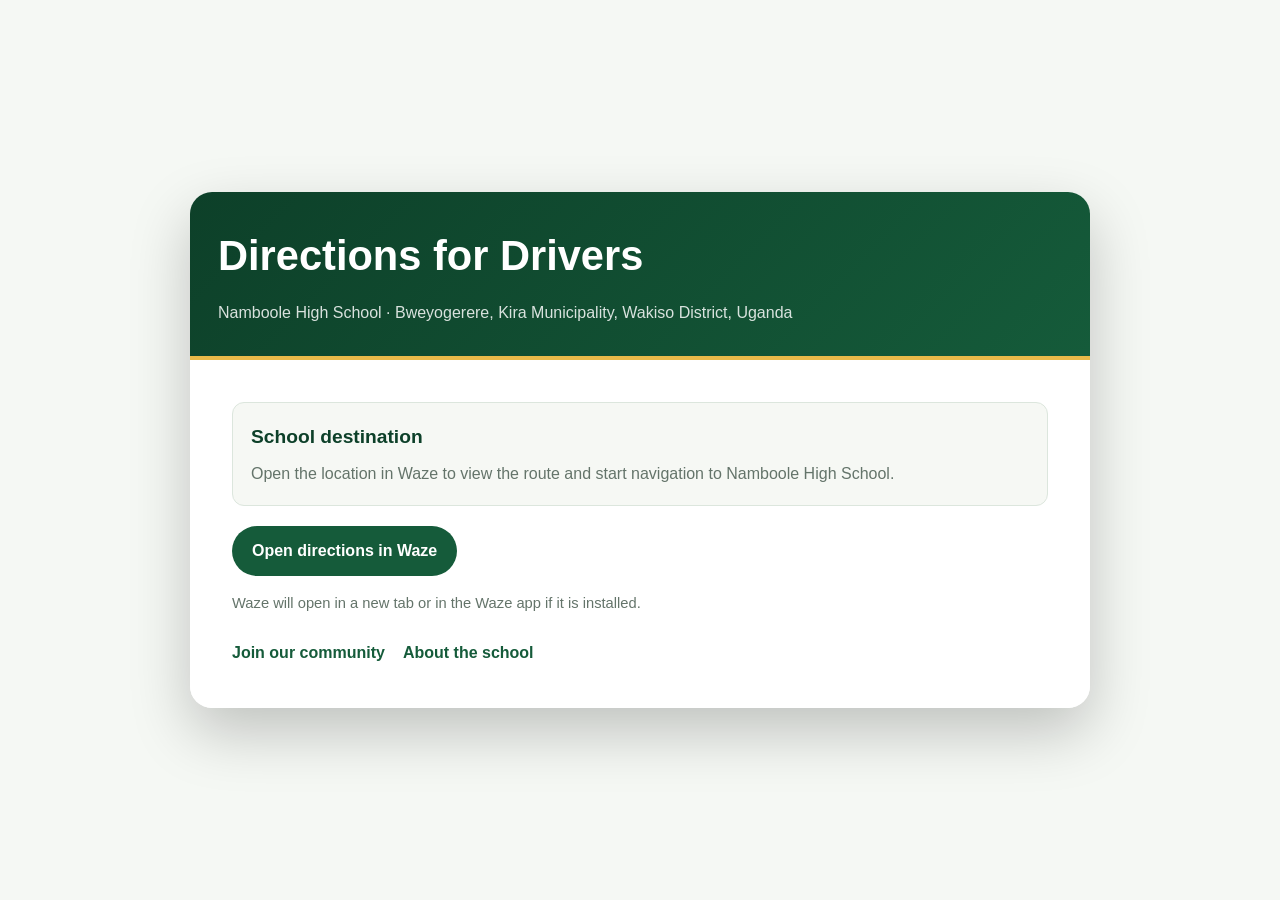
<file: drivers.html>
<!DOCTYPE html>
<html lang="en">
  <head>
    <meta charset="UTF-8" />
    <meta name="viewport" content="width=device-width, initial-scale=1.0" />
    <title>Directions for Drivers | Namboole High School</title>
    <style>
      :root {
        --bg-dark: #0d4029;
        --bg-green: #155b3a;
        --primary: #155b3a;
        --primary-dark: #0d4029;
        --text: #1e2330;
        --muted: #56645c;
        --line: #dce6dd;
        --surface: #f6f8f4;
        --gold: #e9b949;
      }

      * { box-sizing: border-box; }

      body {
        min-height: 100vh;
        margin: 0;
        padding: 24px;
        display: grid;
        place-items: center;
        font-family: "Segoe UI", Arial, sans-serif;
        background: linear-gradient(145deg, var(--bg-dark), var(--bg-green));
        color: var(--text);
      }

      .directions-page {
        width: min(100%, 760px);
      }

      .hero {
        padding: 30px 28px;
        color: #fff;
        background: linear-gradient(135deg, var(--bg-dark), var(--bg-green));
        border-bottom: 4px solid var(--gold);
        border-radius: 18px 18px 0 0;
      }

      .hero h1 {
        margin: 0;
        font-size: clamp(1.8rem, 5vw, 2.6rem);
      }

      .hero p {
        margin: 10px 0 0;
        line-height: 1.6;
      }

      main {
        padding: 28px;
        background: #fff;
        border-radius: 0 0 18px 18px;
        box-shadow: 0 20px 45px rgba(13, 64, 41, 0.2);
      }

      .destination {
        margin: 0 0 20px;
        padding: 18px;
        background: var(--surface);
        border: 1px solid var(--line);
        border-radius: 12px;
      }

      .destination h2 {
        margin: 0 0 8px;
        color: var(--primary-dark);
        font-size: 1.2rem;
      }

      .destination p {
        margin: 0;
        color: var(--muted);
        line-height: 1.65;
      }

      .directions-button {
        display: inline-flex;
        min-height: 50px;
        align-items: center;
        justify-content: center;
        padding: 12px 20px;
        border-radius: 999px;
        background: var(--primary);
        color: #fff;
        font-weight: 700;
        text-decoration: none;
      }

      .directions-button:hover,
      .directions-button:focus-visible {
        background: var(--primary-dark);
      }

      .note {
        margin: 16px 0 0;
        color: var(--muted);
        font-size: 0.92rem;
        line-height: 1.6;
      }

      nav {
        display: flex;
        flex-wrap: wrap;
        gap: 18px;
        margin-top: 24px;
      }

      nav a {
        color: var(--primary-dark);
        font-weight: 600;
        text-decoration: none;
      }

      .hero p {
        color: rgba(255, 255, 255, 0.84);
      }

      .directions-button:focus-visible,
      nav a:focus-visible {
        outline: 3px solid var(--gold);
        outline-offset: 3px;
      }

      nav a:hover,
      nav a:focus-visible {
        text-decoration: underline;
      }

      @media (max-width: 520px) {
        body { padding: 12px; }
        .hero, main { padding: 22px 18px; }
      }
    </style>
    <link rel="stylesheet" href="css/site-redesign.css" />
  </head>
  <body>
    <div class="directions-page">
      <header class="hero">
        <h1>Directions for Drivers</h1>
        <p>Namboole High School · Bweyogerere, Kira Municipality, Wakiso District, Uganda</p>
      </header>

      <main>
        <section class="destination" aria-labelledby="destination-heading">
          <h2 id="destination-heading">School destination</h2>
          <p>Open the location in Waze to view the route and start navigation to Namboole High School.</p>
        </section>

        <a
          class="directions-button"
          href="https://www.waze.com/live-map/directions/ug/central-region/kampala/namboole-high-school?to=place.ChIJ18mSIA65fRcRVyFiimleE0Y"
          target="_blank"
          rel="noopener noreferrer"
        >Open directions in Waze</a>
        <p class="note">Waze will open in a new tab or in the Waze app if it is installed.</p>

        <nav aria-label="School pages">
          <a href="index.html">Join our community</a>
          <a href="about.html">About the school</a>
        </nav>
      </main>
    </div>
  </body>
</html>
</file>
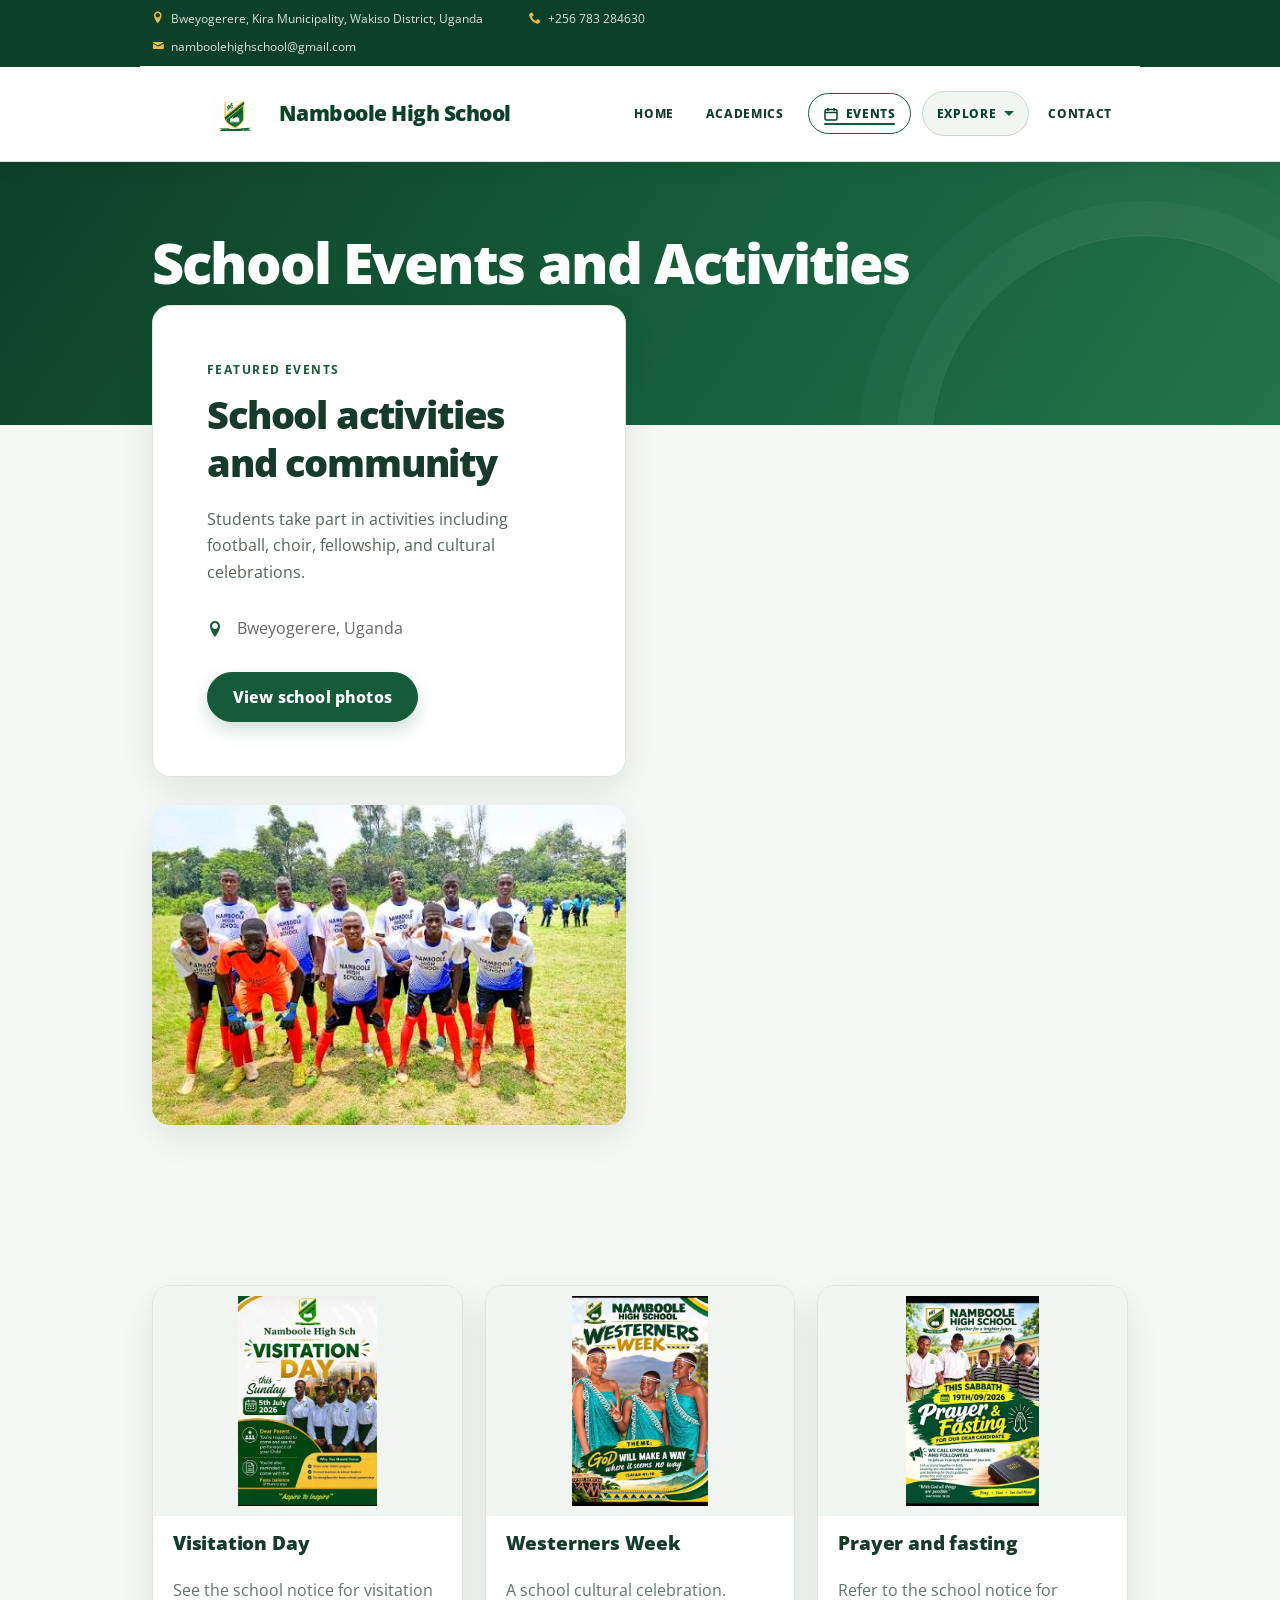
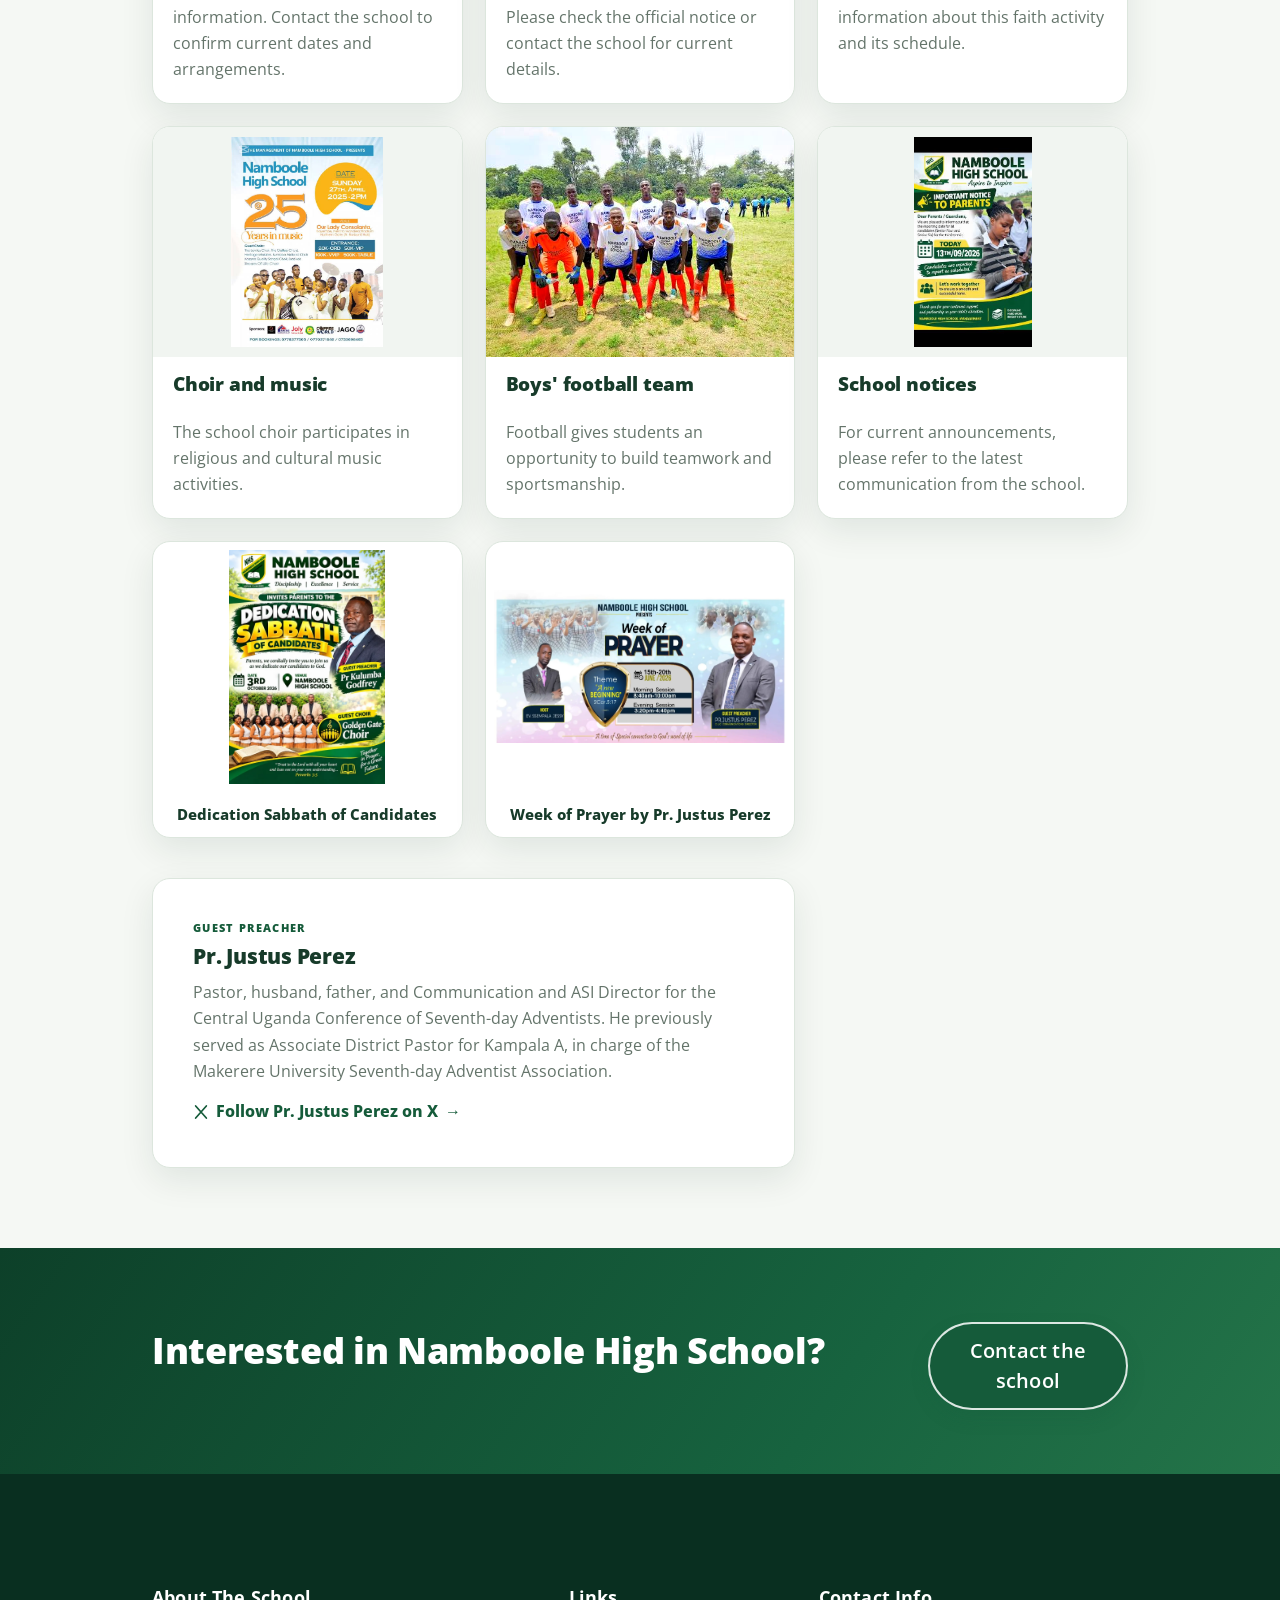
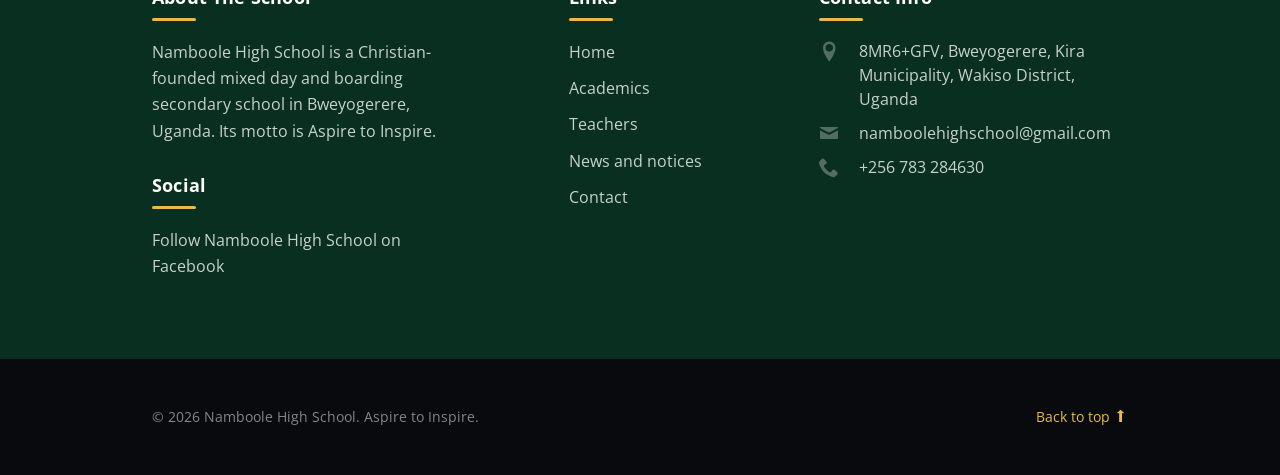
<file: events.html>
<!DOCTYPE html>
<html lang="en">
  <head>
    <meta charset="utf-8">
    <meta name="viewport" content="width=device-width, initial-scale=1">
    <title>Namboole High School | Aspire to Inspire</title>
    <meta name="description" content="Namboole High School in Bweyogerere, Uganda. Aspire to Inspire.">
    
    <link href="https://fonts.googleapis.com/css?family=Raleway:300,400,500,700|Open+Sans" rel="stylesheet">
    <link rel="stylesheet" href="css/vendor/bootstrap.min.css">
    <link rel="stylesheet" href="css/style.min.css">
    <link rel="stylesheet" href="css/icomoon.css">
    <link rel="stylesheet" href="css/template-bs5.css"><link rel="stylesheet" href="css/custom.css">
    <link href="css/namboole-theme.css" rel="stylesheet">
    <link href="css/site-redesign.css" rel="stylesheet">
  </head>
  <body class="events-page">

    <div class="probootstrap-search" id="probootstrap-search">
      <a href="#" class="probootstrap-close js-probootstrap-close"><i class="icon-cross"></i></a>
      <form action="#">
        <input type="search" name="s" id="search" placeholder="Search a keyword and hit enter...">
      </form>
    </div>
    
    <div class="probootstrap-page-wrapper">
      <!-- Fixed navbar -->
      
      <div class="probootstrap-header-top">
        <div class="container">
          <div class="row">
            <div class="col-lg-9 col-md-9 col-sm-9 probootstrap-top-quick-contact-info">
              <span><i class="icon-location2"></i>Bweyogerere, Kira Municipality, Wakiso District, Uganda</span>
              <span><i class="icon-phone2"></i>+256 783 284630</span>
              <span><i class="icon-mail"></i>namboolehighschool@gmail.com</span>
            </div>
          </div>
        </div>
      </div>
      <nav class="navbar navbar-expand-md probootstrap-navbar">
      <div class="container">
        <a class="navbar-brand" href="home.html" title="Namboole High School"><img class="school-logo" src="NAMBOOLE LOGO.webp" alt="">Namboole High School</a>
        <button type="button" class="navbar-toggler navbar-toggle collapsed" data-bs-toggle="collapse" data-bs-target="#navbar-collapse" aria-expanded="false" aria-controls="navbar-collapse" aria-label="Toggle navigation">
          <span class="visually-hidden">Toggle navigation</span>
          <span class="icon-bar"></span>
          <span class="icon-bar"></span>
          <span class="icon-bar"></span>
        </button>

        <div id="navbar-collapse" class="navbar-collapse collapse">
          <ul class="nav navbar-nav ms-auto">
              <li><a href="home.html">Home</a></li>
              <li><a href="courses.html">Academics</a></li>
              <li class="active"><a class="events-nav-link" href="events.html" aria-current="page"><svg aria-hidden="true" viewBox="0 0 16 16" fill="none" stroke="currentColor" stroke-width="1.5"><rect x="2" y="3.5" width="12" height="10.5" rx="1.5"></rect><path d="M5 2v3M11 2v3M2 6.5h12"></path></svg>Events</a></li>
              <li class="dropdown">
                <a href="#" data-bs-toggle="dropdown" class="dropdown-toggle">Explore</a>
                <ul class="dropdown-menu">
                  <li><a href="about.html">About Namboole</a></li>
                  <li><a href="course-single.html">Academic Pathways</a></li>
                  <li><a href="teachers.html">Teachers</a></li>
                  <li><a href="gallery.html">School gallery</a></li>
                  <li><a href="news.html">News and notices</a></li>
                  <li><a href="drivers.html">Directions</a></li>
                  <li><a href="index.html">Join our community</a></li>
                </ul>
              </li>
              <li><a href="contact.html">Contact</a></li>
            </ul>
        </div>
      </div>
    </nav>
      <section class="probootstrap-section probootstrap-section-colored">
        <div class="container">
          <div class="row">
            <div class="col-md-12 text-start section-heading probootstrap-animate">
              <h1>School Events and Activities</h1>
            </div>
          </div>
        </div>
      </section>

      <section class="probootstrap-section">
        <div class="container">
          <div class="row">
            <div class="col-md-12">
              <div class="probootstrap-flex-block">
                <div class="probootstrap-text probootstrap-animate">
                  <div class="text-uppercase probootstrap-uppercase">Featured Events</div>
                  <h3>School activities and community</h3>
                  <p>Students take part in activities including football, choir, fellowship, and cultural celebrations.</p>
                  <p>
                    <span class="probootstrap-location"><i class="icon-location2"></i>Bweyogerere, Uganda</span>
                  </p>
                  <p><a href="gallery.html" class="btn btn-primary">View school photos</a></p>
                </div>
                <div class="probootstrap-image probootstrap-animate photo-enhanced" style="background-image: url('EEEEE.jpg')">
                </div>
              </div>
            </div>
          </div>
        </div>
      </section>


      
      
            <section class="probootstrap-section">
        <div class="container">
          <div class="row events-gallery-grid">
            <div class="col-md-4"><article><img src="images (9).jpg" alt="Visitation Day poster" class="img-fluid"><h3>Visitation Day</h3><p>See the school notice for visitation information. Contact the school to confirm current dates and arrangements.</p></article></div>
            <div class="col-md-4"><article><img src="images (11).jpg" alt="Westerners Week poster" class="img-fluid"><h3>Westerners Week</h3><p>A school cultural celebration. Please check the official notice or contact the school for current details.</p></article></div>
            <div class="col-md-4"><article><img src="images (12).jpg" alt="Prayer and fasting notice" class="img-fluid"><h3>Prayer and fasting</h3><p>Refer to the school notice for information about this faith activity and its schedule.</p></article></div>
            <div class="col-md-4"><article><img src="images (8).jpg" alt="School choir and music poster" class="img-fluid"><h3>Choir and music</h3><p>The school choir participates in religious and cultural music activities.</p></article></div>
            <div class="col-md-4"><article><img src="EEEEE.jpg" alt="Namboole High School boys football team" class="img-fluid photo-enhanced"><h3>Boys' football team</h3><p>Football gives students an opportunity to build teamwork and sportsmanship.</p></article></div>
            <div class="col-md-4"><article><img src="images (6).jpg" alt="Namboole High School notice to parents" class="img-fluid"><h3>School notices</h3><p>For current announcements, please refer to the latest communication from the school.</p></article></div>
            <div class="col-md-4">
              <figure class="candidate-dedication-poster">
                <img
                  src="candidate-dedication-sabbath.webp"
                  alt="Namboole High School invitation for the Candidate Dedication Sabbath on 3 October 2026"
                  class="img-fluid"
                  loading="lazy"
                >
                <figcaption>Dedication Sabbath of Candidates</figcaption>
              </figure>
            </div>
            <div class="col-md-4">
              <figure class="candidate-dedication-poster">
                <img
                  src="week-of-prayer-poster.webp"
                  alt="Namboole High School Week of Prayer poster, 15–20 June 2026, featuring guest preacher Pr. Justus Perez"
                  class="img-fluid"
                  loading="lazy"
                >
                <figcaption>Week of Prayer by Pr. Justus Perez</figcaption>
              </figure>
            </div>
            <div class="col-md-8 guest-preacher-column">
              <article class="guest-preacher-card" aria-labelledby="guest-preacher-title">
                <p class="guest-preacher-eyebrow">Guest preacher</p>
                <h2 id="guest-preacher-title">Pr. Justus Perez</h2>
                <p>
                  Pastor, husband, father, and Communication and ASI Director for
                  the Central Uganda Conference of Seventh-day Adventists. He
                  previously served as Associate District Pastor for Kampala A,
                  in charge of the Makerere University Seventh-day Adventist Association.
                </p>
                <a href="https://x.com/JustusPerez4" target="_blank" rel="noopener noreferrer">
                  <svg class="x-social-icon" aria-hidden="true" viewBox="0 0 24 24" fill="none" xmlns="http://www.w3.org/2000/svg">
                    <path d="M4 3L20 21M20 3L4 21" stroke="currentColor" stroke-width="2.6" stroke-linecap="round"/>
                  </svg>
                  Follow Pr. Justus Perez on X
                  <span aria-hidden="true">&rarr;</span>
                </a>
              </article>
            </div>
          </div>
        </div>
      </section>
      
      <section class="probootstrap-cta">
        <div class="container">
          <div class="row">
            <div class="col-md-12">
              <h2 class="probootstrap-animate" data-animate-effect="fadeInRight">Interested in Namboole High School?</h2>
              <a href="contact.html" role="button" class="btn btn-primary btn-lg btn-ghost probootstrap-animate" data-animate-effect="fadeInLeft">Contact the school</a>
            </div>
          </div>
        </div>
      </section>
      <footer class="probootstrap-footer probootstrap-bg">
        <div class="container">
          <div class="row">
            <div class="col-md-4">
              <div class="probootstrap-footer-widget">
                <h3>About The School</h3>
                <p>Namboole High School is a Christian-founded mixed day and boarding secondary school in Bweyogerere, Uganda. Its motto is Aspire to Inspire.</p>
                <h3>Social</h3>
                <p><a href="https://www.facebook.com/namboolehighsch/" target="_blank" rel="noopener noreferrer">Follow Namboole High School on Facebook</a></p>
              </div>
            </div>
            <div class="col-md-3 offset-md-1">
              <div class="probootstrap-footer-widget">
                <h3>Links</h3>
                <ul>
                  <li><a href="home.html">Home</a></li>
                  <li><a href="courses.html">Academics</a></li>
                  <li><a href="teachers.html">Teachers</a></li>
                  <li><a href="news.html">News and notices</a></li>
                  <li><a href="contact.html">Contact</a></li>
                </ul>
              </div>
            </div>
            <div class="col-md-4">
              <div class="probootstrap-footer-widget">
                <h3>Contact Info</h3>
                <ul class="probootstrap-contact-info">
                  <li><i class="icon-location2"></i> <span>8MR6+GFV, Bweyogerere, Kira Municipality, Wakiso District, Uganda</span></li>
                  <li><i class="icon-mail"></i><span>namboolehighschool@gmail.com</span></li>
                  <li><i class="icon-phone2"></i><span>+256 783 284630</span></li>
                </ul>
              </div>
            </div>
           
          </div>
          <!-- END row -->
          
        </div>

        <div class="probootstrap-copyright">
          <div class="container">
            <div class="row">
              <div class="col-md-8 text-start">
                <p>&copy; 2026 Namboole High School. Aspire to Inspire.</p>
              </div>
              <div class="col-md-4 probootstrap-back-to-top">
                <p><a href="#" class="js-backtotop">Back to top <i class="icon-arrow-long-up"></i></a></p>
              </div>
            </div>
          </div>
        </div>
      </footer>

    </div>
    <!-- END wrapper -->
    

    <script src="js/vendor/bootstrap.bundle.min.js"></script>
    <script src="js/custom.js"></script>
  </body>
</html>
</file>
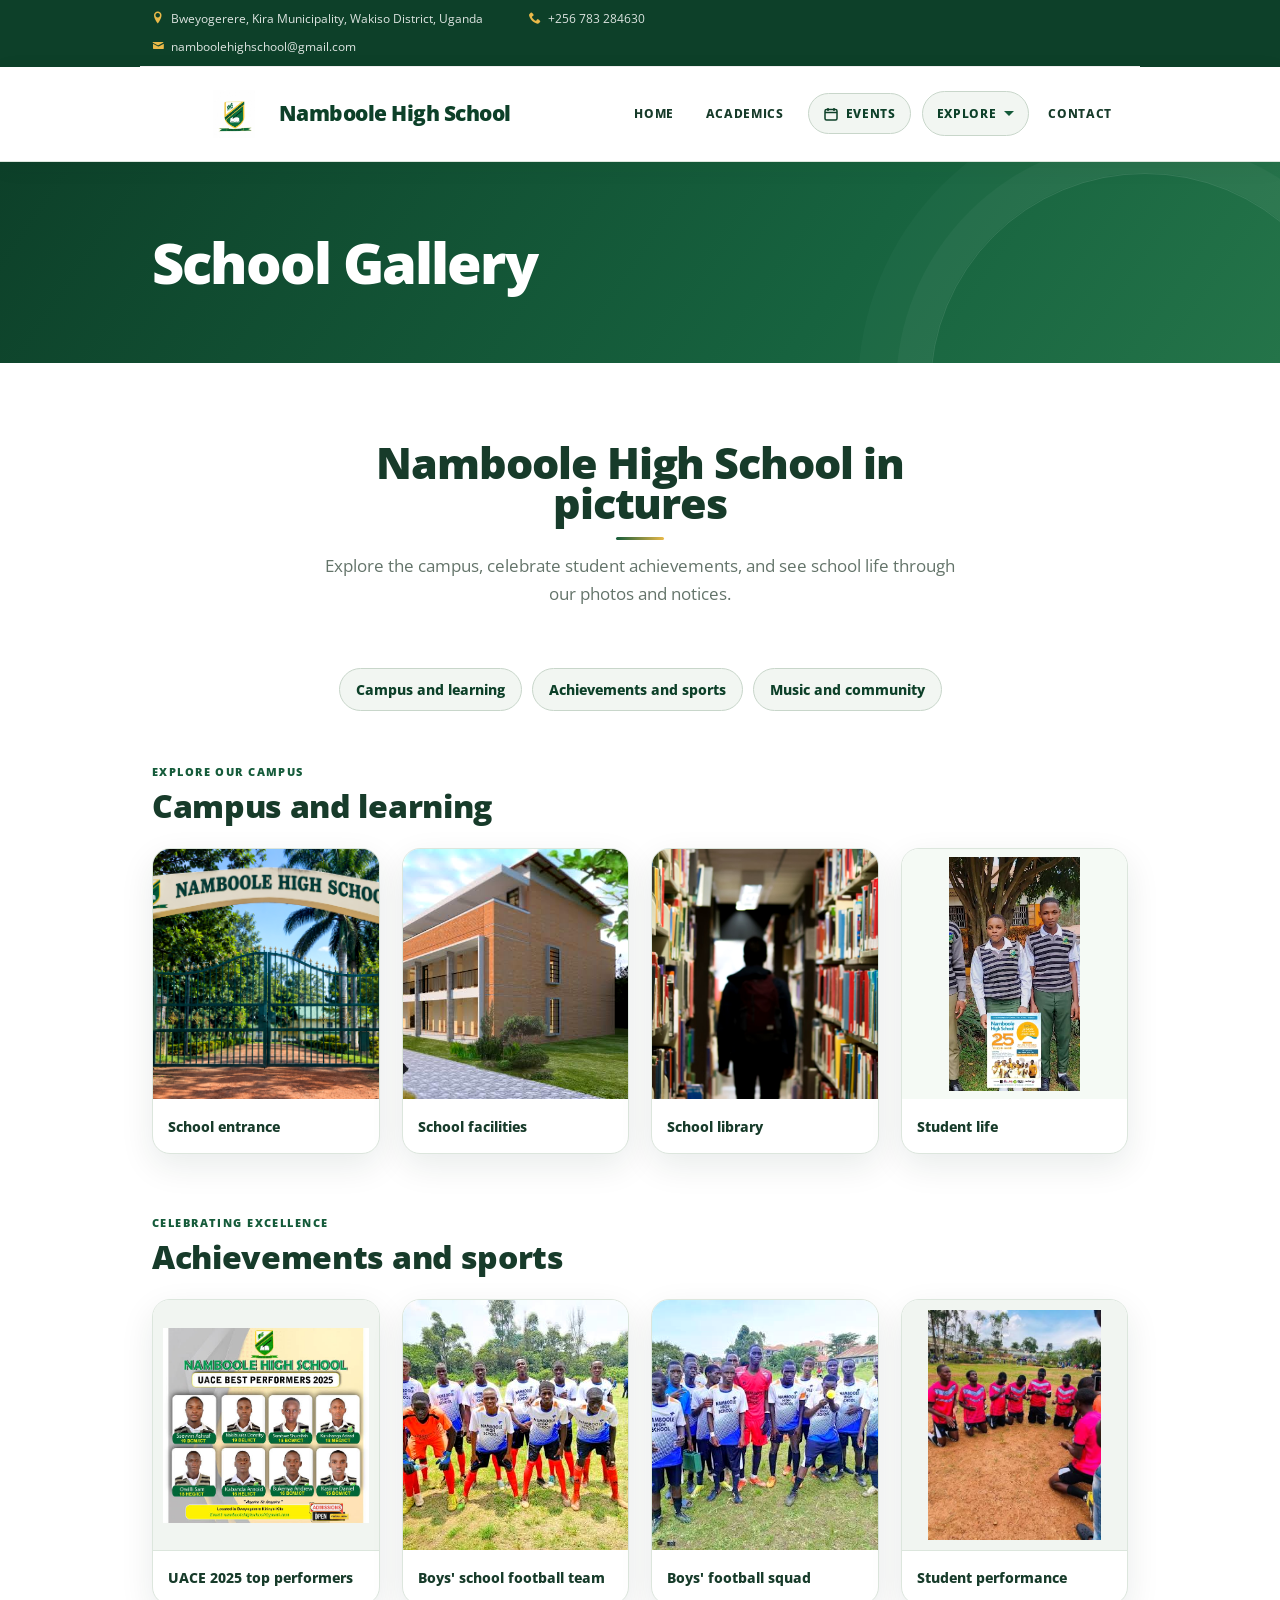
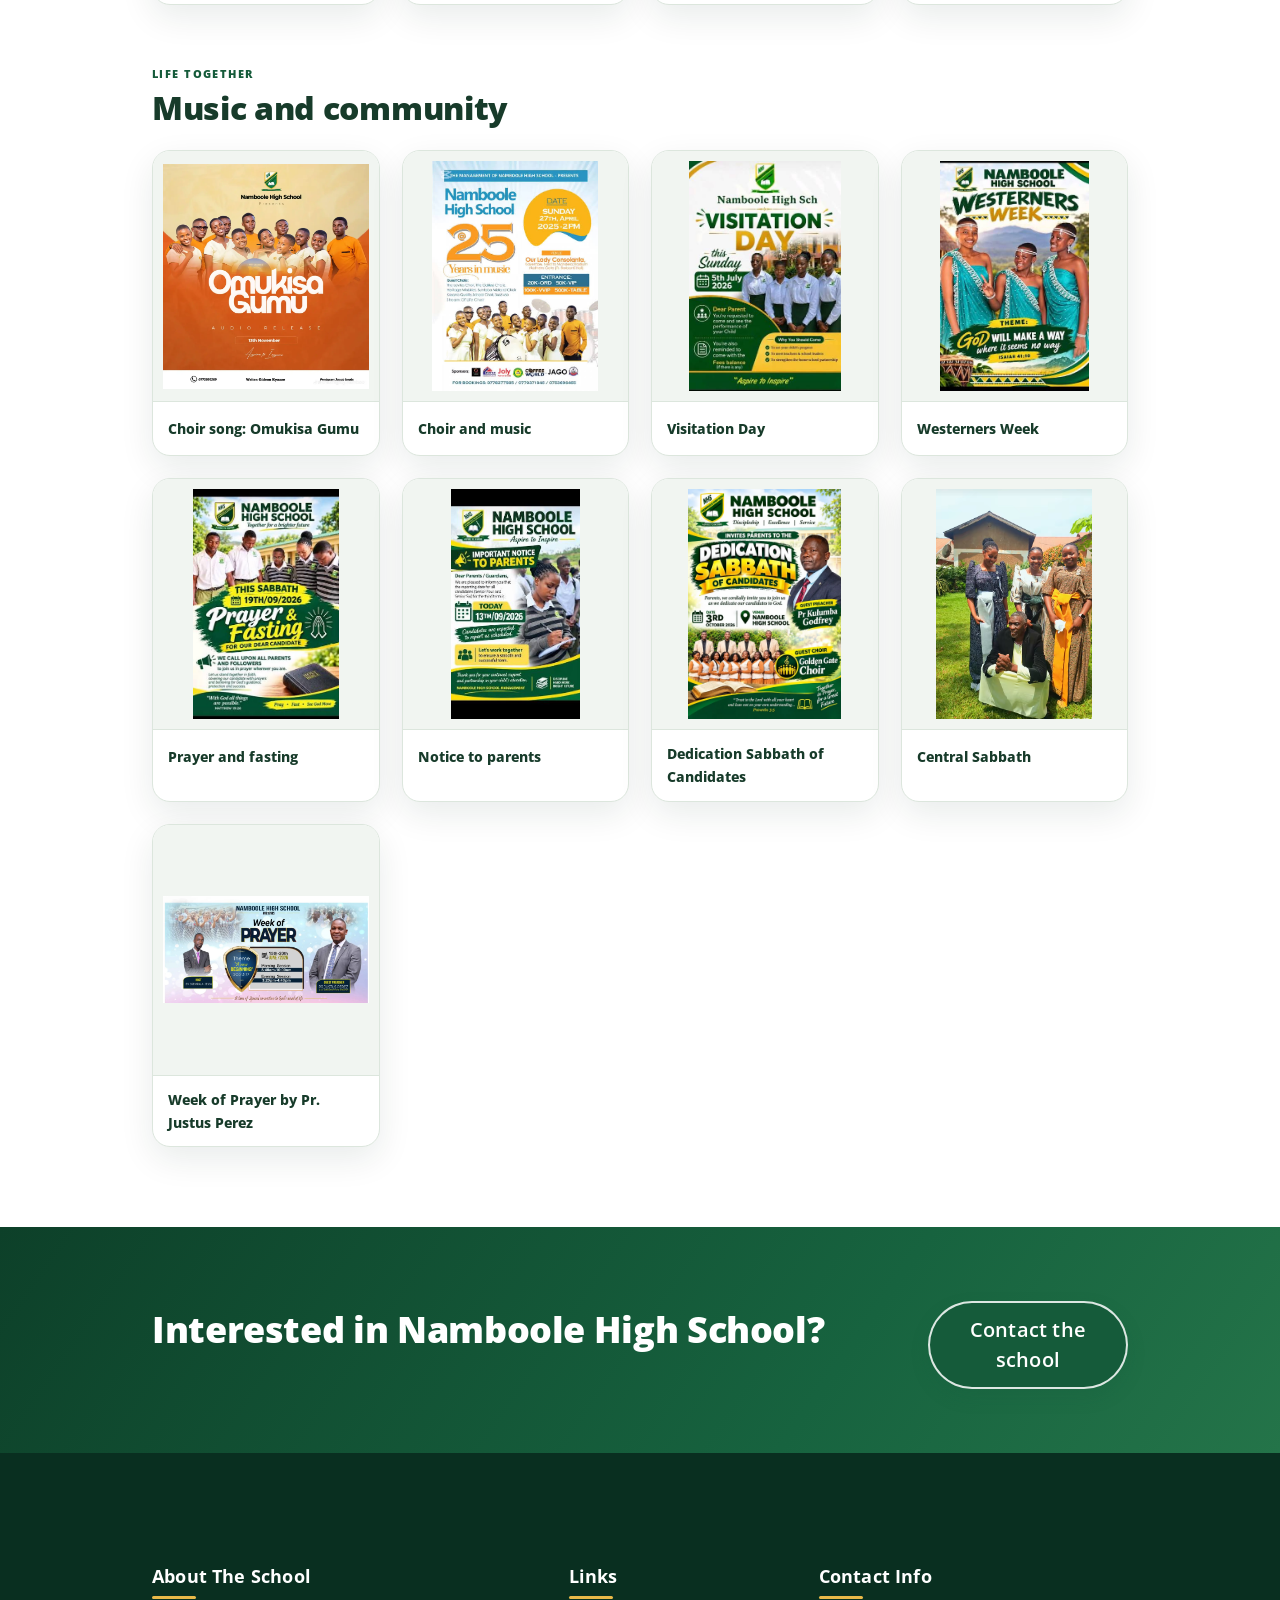
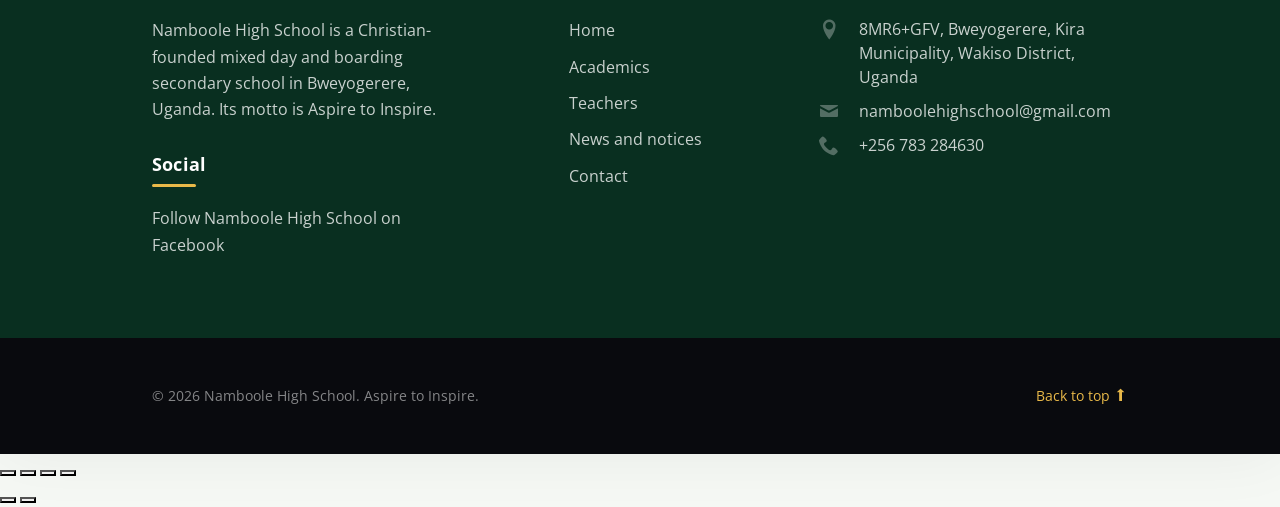
<file: gallery.html>
<!DOCTYPE html>
<html lang="en">
  <head>
    <meta charset="utf-8">
    <meta name="viewport" content="width=device-width, initial-scale=1">
    <title>School Gallery | Namboole High School</title>
    <meta name="description" content="Namboole High School in Bweyogerere, Uganda. Aspire to Inspire.">
    
    <link href="https://fonts.googleapis.com/css?family=Raleway:300,400,500,700|Open+Sans" rel="stylesheet">
    <link rel="stylesheet" href="css/vendor/bootstrap.min.css">
    <link rel="stylesheet" href="css/style.min.css">
    <link rel="stylesheet" href="css/icomoon.css">
    <link rel="stylesheet" href="css/template-bs5.css"><link rel="stylesheet" href="css/custom.css">
    <link href="css/namboole-theme.css" rel="stylesheet">
    <link href="css/site-redesign.css" rel="stylesheet">
  </head>
  <body>

    <div class="probootstrap-search" id="probootstrap-search">
      <a href="#" class="probootstrap-close js-probootstrap-close"><i class="icon-cross"></i></a>
      <form action="#">
        <input type="search" name="s" id="search" placeholder="Search a keyword and hit enter...">
      </form>
    </div>
    
    <div class="probootstrap-page-wrapper">
      <!-- Fixed navbar -->
      
      <div class="probootstrap-header-top">
        <div class="container">
          <div class="row">
            <div class="col-lg-9 col-md-9 col-sm-9 probootstrap-top-quick-contact-info">
              <span><i class="icon-location2"></i>Bweyogerere, Kira Municipality, Wakiso District, Uganda</span>
              <span><i class="icon-phone2"></i>+256 783 284630</span>
              <span><i class="icon-mail"></i>namboolehighschool@gmail.com</span>
            </div>
          </div>
        </div>
      </div>
      <nav class="navbar navbar-expand-md probootstrap-navbar">
      <div class="container">
        <a class="navbar-brand" href="home.html" title="Namboole High School"><img class="school-logo" src="NAMBOOLE LOGO.webp" alt="">Namboole High School</a>
        <button type="button" class="navbar-toggler navbar-toggle collapsed" data-bs-toggle="collapse" data-bs-target="#navbar-collapse" aria-expanded="false" aria-controls="navbar-collapse" aria-label="Toggle navigation">
          <span class="visually-hidden">Toggle navigation</span>
          <span class="icon-bar"></span>
          <span class="icon-bar"></span>
          <span class="icon-bar"></span>
        </button>

        <div id="navbar-collapse" class="navbar-collapse collapse">
          <ul class="nav navbar-nav ms-auto">
              <li><a href="home.html">Home</a></li>
              <li><a href="courses.html">Academics</a></li>
              <li><a class="events-nav-link" href="events.html"><svg aria-hidden="true" viewBox="0 0 16 16" fill="none" stroke="currentColor" stroke-width="1.5"><rect x="2" y="3.5" width="12" height="10.5" rx="1.5"></rect><path d="M5 2v3M11 2v3M2 6.5h12"></path></svg>Events</a></li>
              <li class="dropdown">
                <a href="#" data-bs-toggle="dropdown" class="dropdown-toggle">Explore</a>
                <ul class="dropdown-menu">
                  <li><a href="about.html">About Namboole</a></li>
                  <li><a href="course-single.html">Academic Pathways</a></li>
                  <li><a href="teachers.html">Teachers</a></li>
                  <li class="active"><a href="gallery.html">School gallery</a></li>
                  <li><a href="news.html">News and notices</a></li>
                  <li><a href="drivers.html">Directions</a></li>
                  <li><a href="index.html">Join our community</a></li>
                </ul>
              </li>
              <li><a href="contact.html">Contact</a></li>
            </ul>
        </div>
      </div>
    </nav>
      <section class="probootstrap-section probootstrap-section-colored">
        <div class="container">
          <div class="row">
            <div class="col-md-12 text-start section-heading probootstrap-animate mb0">
              <h1 class="mb0">School Gallery</h1>
            </div>
          </div>
        </div>
      </section>

      <section class="probootstrap-section probootstrap-bg-white gallery-page">
        <div class="container">
          <div class="row">
            <div class="col-md-8 offset-md-2 text-center section-heading">
              <h2>Namboole High School in pictures</h2>
              <p>Explore the campus, celebrate student achievements, and see school life through our photos and notices.</p>
            </div>
          </div>
          <nav class="gallery-jump-links" aria-label="Gallery categories">
            <a href="#campus-gallery">Campus and learning</a>
            <a href="#achievements-gallery">Achievements and sports</a>
            <a href="#community-gallery">Music and community</a>
          </nav>

          <section class="gallery-category" id="campus-gallery" aria-labelledby="campus-gallery-title">
            <div class="gallery-category-heading">
              <p class="gallery-eyebrow">Explore our campus</p>
              <h2 id="campus-gallery-title">Campus and learning</h2>
            </div>
            <div class="school-gallery-grid">
              <figure><img src="0284a6e7-df8e-494b-be4a-b82823b0f461.png" alt="Namboole High School entrance gate" class="photo-enhanced" loading="lazy"><figcaption>School entrance</figcaption></figure>
              <figure><img src="images (2).jpg" alt="Namboole High School building" class="photo-enhanced" loading="lazy"><figcaption>School facilities</figcaption></figure>
              <figure><img src="school-library.jpg" alt="Bookshelves in the school library" class="photo-enhanced" loading="lazy"><figcaption>School library</figcaption></figure>
              <figure class="gallery-portrait"><img src="images (1).jpg" alt="Namboole High School students" class="photo-enhanced" loading="lazy"><figcaption>Student life</figcaption></figure>
            </div>
          </section>

          <section class="gallery-category" id="achievements-gallery" aria-labelledby="achievements-gallery-title">
            <div class="gallery-category-heading">
              <p class="gallery-eyebrow">Celebrating excellence</p>
              <h2 id="achievements-gallery-title">Achievements and sports</h2>
            </div>
            <div class="school-gallery-grid">
              <figure class="gallery-poster"><img src="images (3).jpg" alt="Namboole High School UACE 2025 top performers" loading="lazy"><figcaption>UACE 2025 top performers</figcaption></figure>
              <figure><img src="EEEEE.jpg" alt="Namboole High School boys football team posing together on the field" class="photo-enhanced" loading="lazy"><figcaption>Boys' school football team</figcaption></figure>
              <figure><img src="EEEEEEEEEE.jpg" alt="Namboole High School boys football squad together on the field" class="photo-enhanced" loading="lazy"><figcaption>Boys' football squad</figcaption></figure>
              <figure class="gallery-poster"><img src="images (4).jpg" alt="Namboole High School student performance notice" loading="lazy"><figcaption>Student performance</figcaption></figure>
            </div>
          </section>

          <section class="gallery-category" id="community-gallery" aria-labelledby="community-gallery-title">
            <div class="gallery-category-heading">
              <p class="gallery-eyebrow">Life together</p>
              <h2 id="community-gallery-title">Music and community</h2>
            </div>
            <div class="school-gallery-grid">
              <figure class="gallery-poster"><img src="omukisa-gumu-poster.webp" alt="Poster for Omukisa Gumu, a Namboole High School choir song" loading="lazy"><figcaption>Choir song: Omukisa Gumu</figcaption></figure>
              <figure class="gallery-poster"><img src="images (8).jpg" alt="Namboole High School choir and music poster" loading="lazy"><figcaption>Choir and music</figcaption></figure>
              <figure class="gallery-poster"><img src="images (9).jpg" alt="Namboole High School visitation day poster" loading="lazy"><figcaption>Visitation Day</figcaption></figure>
              <figure class="gallery-poster"><img src="images (11).jpg" alt="Namboole High School Westerners Week cultural celebration poster" loading="lazy"><figcaption>Westerners Week</figcaption></figure>
              <figure class="gallery-poster"><img src="images (12).jpg" alt="Namboole High School prayer and fasting notice" loading="lazy"><figcaption>Prayer and fasting</figcaption></figure>
              <figure class="gallery-poster"><img src="images (6).jpg" alt="Namboole High School notice to parents" loading="lazy"><figcaption>Notice to parents</figcaption></figure>
              <figure class="gallery-poster"><img src="candidate-dedication-sabbath.webp" alt="Namboole High School Candidate Dedication Sabbath invitation" loading="lazy"><figcaption>Dedication Sabbath of Candidates</figcaption></figure>
              <figure class="gallery-poster"><img src="central-sabbath.jpg" alt="Namboole High School members celebrating Central Sabbath together" loading="lazy"><figcaption>Central Sabbath</figcaption></figure>
              <figure class="gallery-poster"><img src="week-of-prayer-poster.webp" alt="Namboole High School Week of Prayer poster featuring guest preacher Pr. Justus Perez" loading="lazy"><figcaption>Week of Prayer by Pr. Justus Perez</figcaption></figure>
            </div>
          </section>
        </div>
      </section>
      
      <section class="probootstrap-cta">
        <div class="container">
          <div class="row">
            <div class="col-md-12">
              <h2 class="probootstrap-animate" data-animate-effect="fadeInRight">Interested in Namboole High School?</h2>
              <a href="contact.html" role="button" class="btn btn-primary btn-lg btn-ghost probootstrap-animate" data-animate-effect="fadeInLeft">Contact the school</a>
            </div>
          </div>
        </div>
      </section>
      <footer class="probootstrap-footer probootstrap-bg">
        <div class="container">
          <div class="row">
            <div class="col-md-4">
              <div class="probootstrap-footer-widget">
                <h3>About The School</h3>
                <p>Namboole High School is a Christian-founded mixed day and boarding secondary school in Bweyogerere, Uganda. Its motto is Aspire to Inspire.</p>
                <h3>Social</h3>
                <p><a href="https://www.facebook.com/namboolehighsch/" target="_blank" rel="noopener noreferrer">Follow Namboole High School on Facebook</a></p>
              </div>
            </div>
            <div class="col-md-3 offset-md-1">
              <div class="probootstrap-footer-widget">
                <h3>Links</h3>
                <ul>
                  <li><a href="home.html">Home</a></li>
                  <li><a href="courses.html">Academics</a></li>
                  <li><a href="teachers.html">Teachers</a></li>
                  <li><a href="news.html">News and notices</a></li>
                  <li><a href="contact.html">Contact</a></li>
                </ul>
              </div>
            </div>
            <div class="col-md-4">
              <div class="probootstrap-footer-widget">
                <h3>Contact Info</h3>
                <ul class="probootstrap-contact-info">
                  <li><i class="icon-location2"></i> <span>8MR6+GFV, Bweyogerere, Kira Municipality, Wakiso District, Uganda</span></li>
                  <li><i class="icon-mail"></i><span>namboolehighschool@gmail.com</span></li>
                  <li><i class="icon-phone2"></i><span>+256 783 284630</span></li>
                </ul>
              </div>
            </div>
           
          </div>
          <!-- END row -->
          
        </div>

        <div class="probootstrap-copyright">
          <div class="container">
            <div class="row">
              <div class="col-md-8 text-start">
                <p>&copy; 2026 Namboole High School. Aspire to Inspire.</p>
              </div>
              <div class="col-md-4 probootstrap-back-to-top">
                <p><a href="#" class="js-backtotop">Back to top <i class="icon-arrow-long-up"></i></a></p>
              </div>
            </div>
          </div>
        </div>
      </footer>

    </div>
    <!-- END wrapper -->

    <!-- Photoswipe Modal -->
    <div class="pswp" tabindex="-1" role="dialog" aria-hidden="true">
      <div class="pswp__bg"></div>
      <div class="pswp__scroll-wrap">

          <div class="pswp__container">
              <div class="pswp__item"></div>
              <div class="pswp__item"></div>
              <div class="pswp__item"></div>
          </div>

          <div class="pswp__ui pswp__ui--hidden">
              <div class="pswp__top-bar">
                  <div class="pswp__counter"></div>
                  <button class="pswp__button pswp__button--close" title="Close (Esc)"></button>
                  <button class="pswp__button pswp__button--share" title="Share"></button>
                  <button class="pswp__button pswp__button--fs" title="Toggle fullscreen"></button>
                  <button class="pswp__button pswp__button--zoom" title="Zoom in/out"></button>
                  <div class="pswp__preloader">
                      <div class="pswp__preloader__icn">
                        <div class="pswp__preloader__cut">
                          <div class="pswp__preloader__donut"></div>
                        </div>
                      </div>
                  </div>
              </div>
              <div class="pswp__share-modal pswp__share-modal--hidden pswp__single-tap">
                  <div class="pswp__share-tooltip"></div> 
              </div>
              <button class="pswp__button pswp__button--arrow--left" title="Previous (arrow left)">
              </button>
              <button class="pswp__button pswp__button--arrow--right" title="Next (arrow right)">
              </button>
              <div class="pswp__caption">
                  <div class="pswp__caption__center"></div>
              </div>
          </div>
      </div>
    </div>
    

    <script src="js/vendor/bootstrap.bundle.min.js"></script>
    <script src="js/custom.js"></script>

  </body>
</html>
</file>
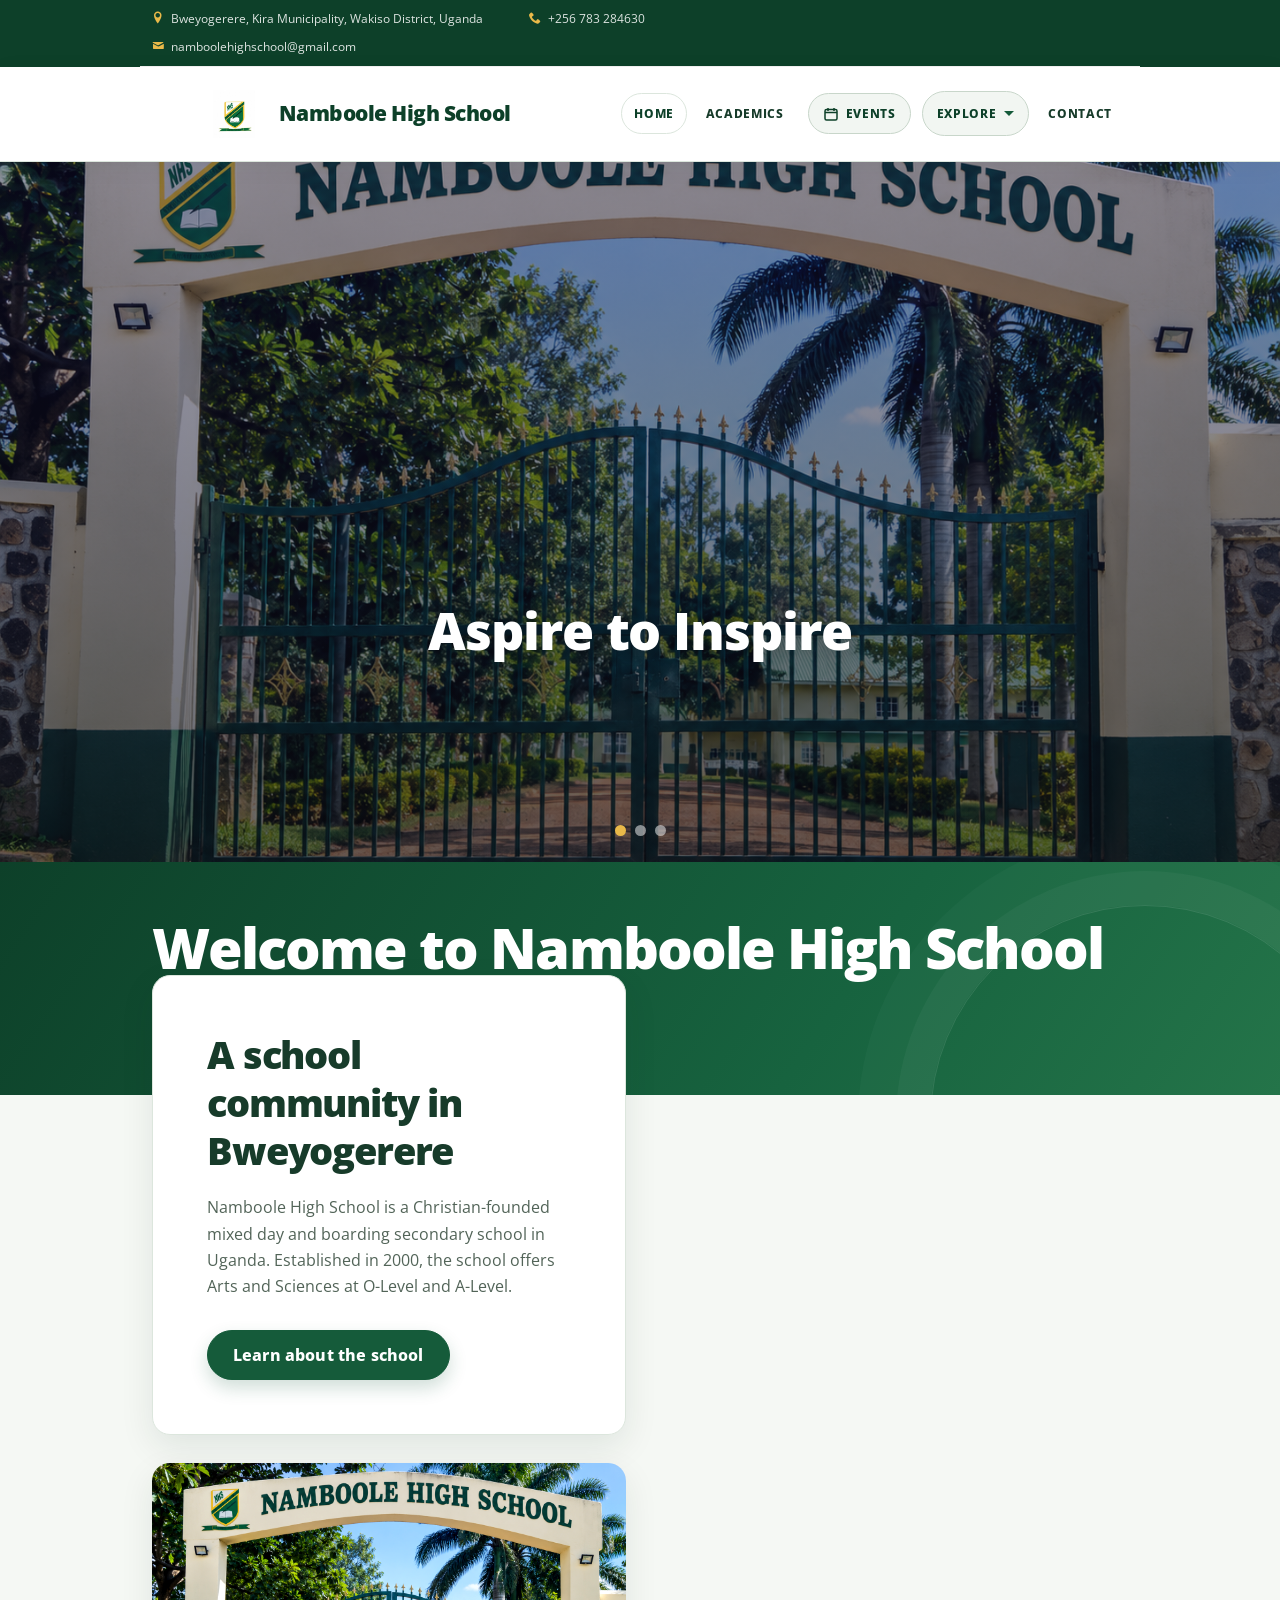
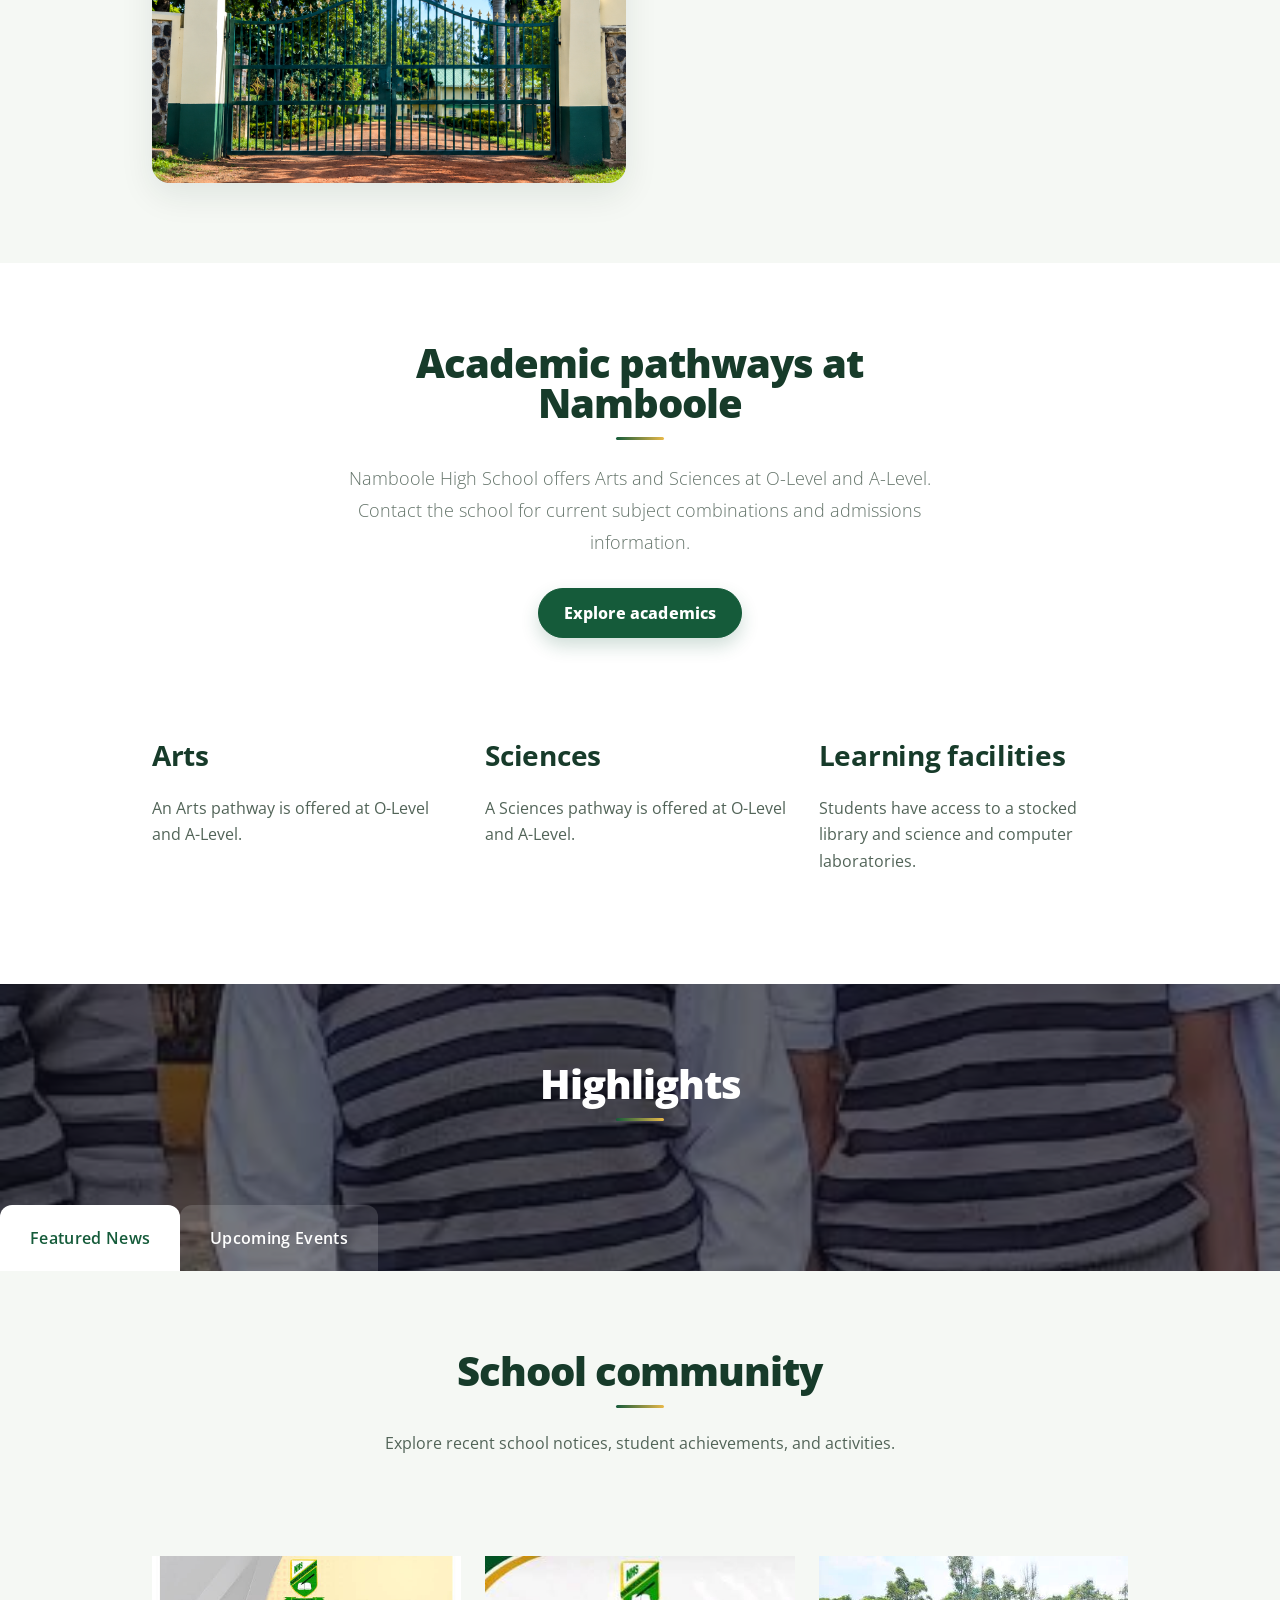
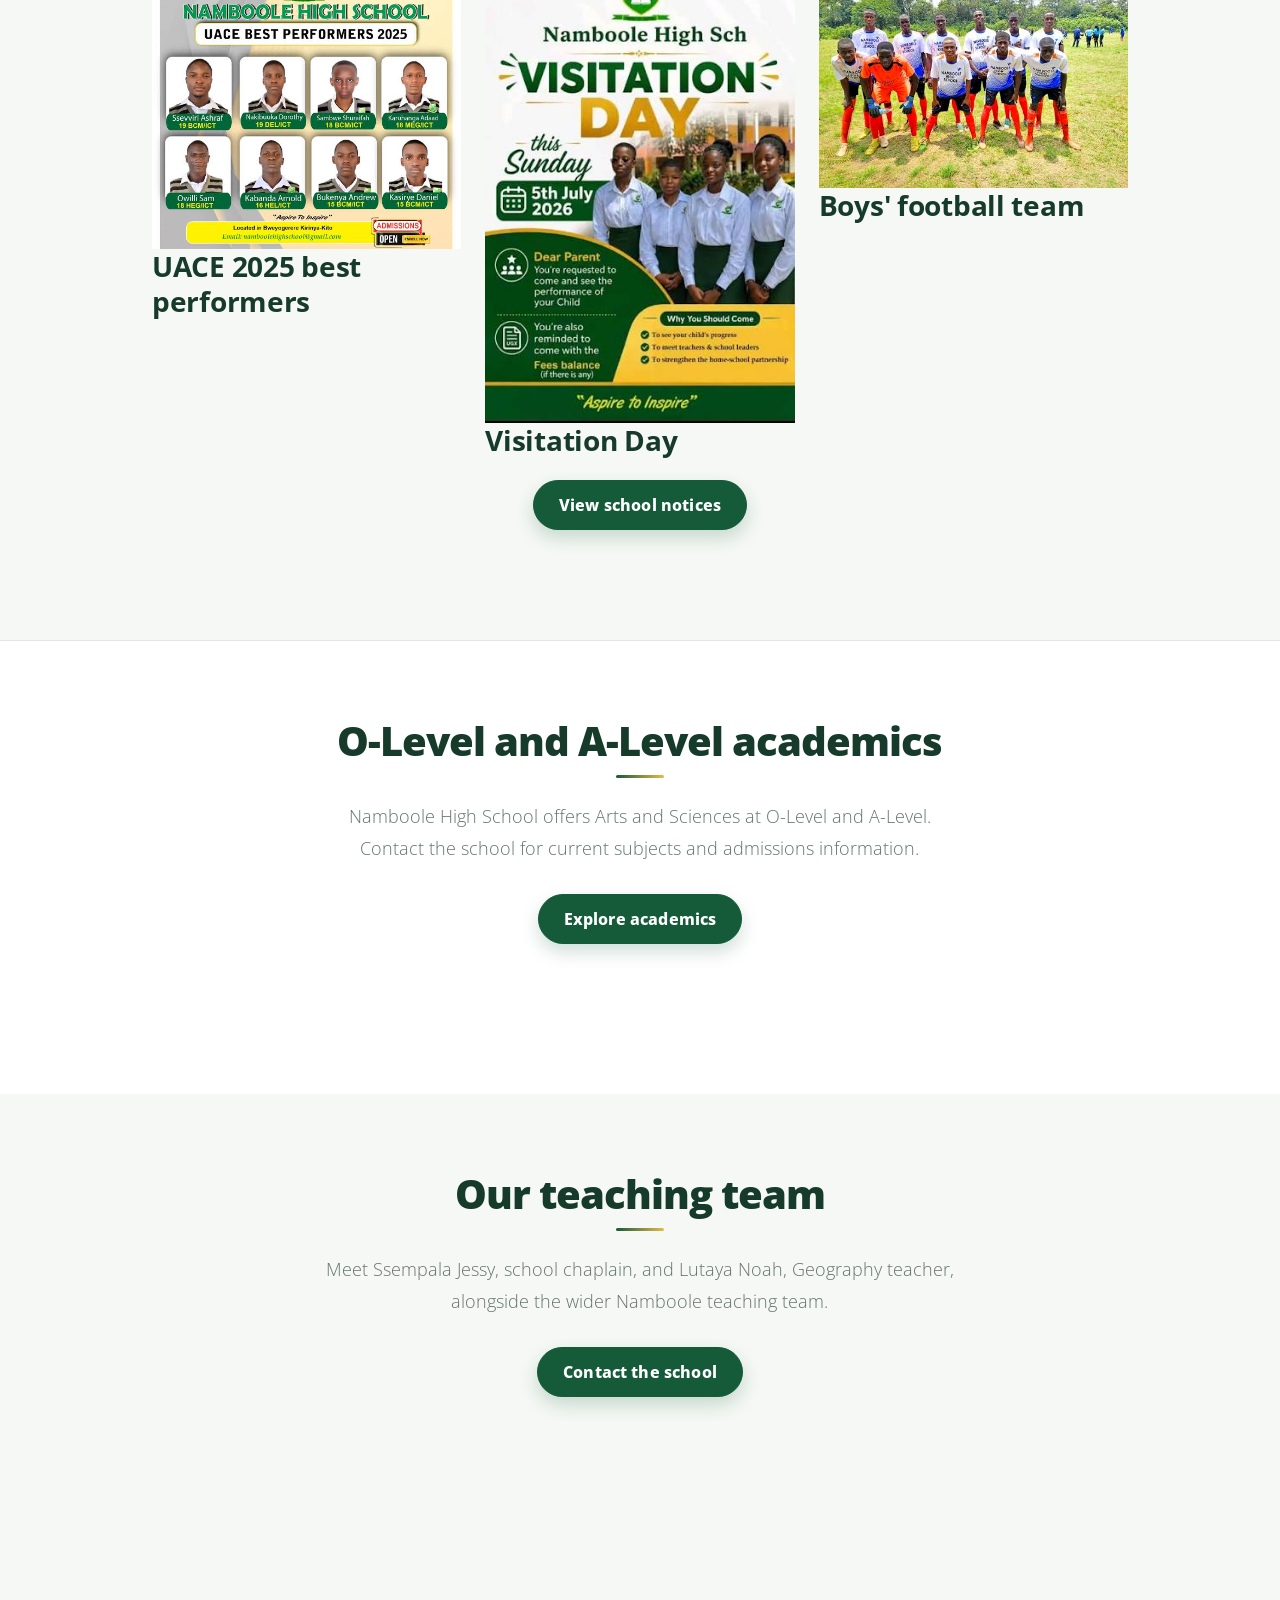
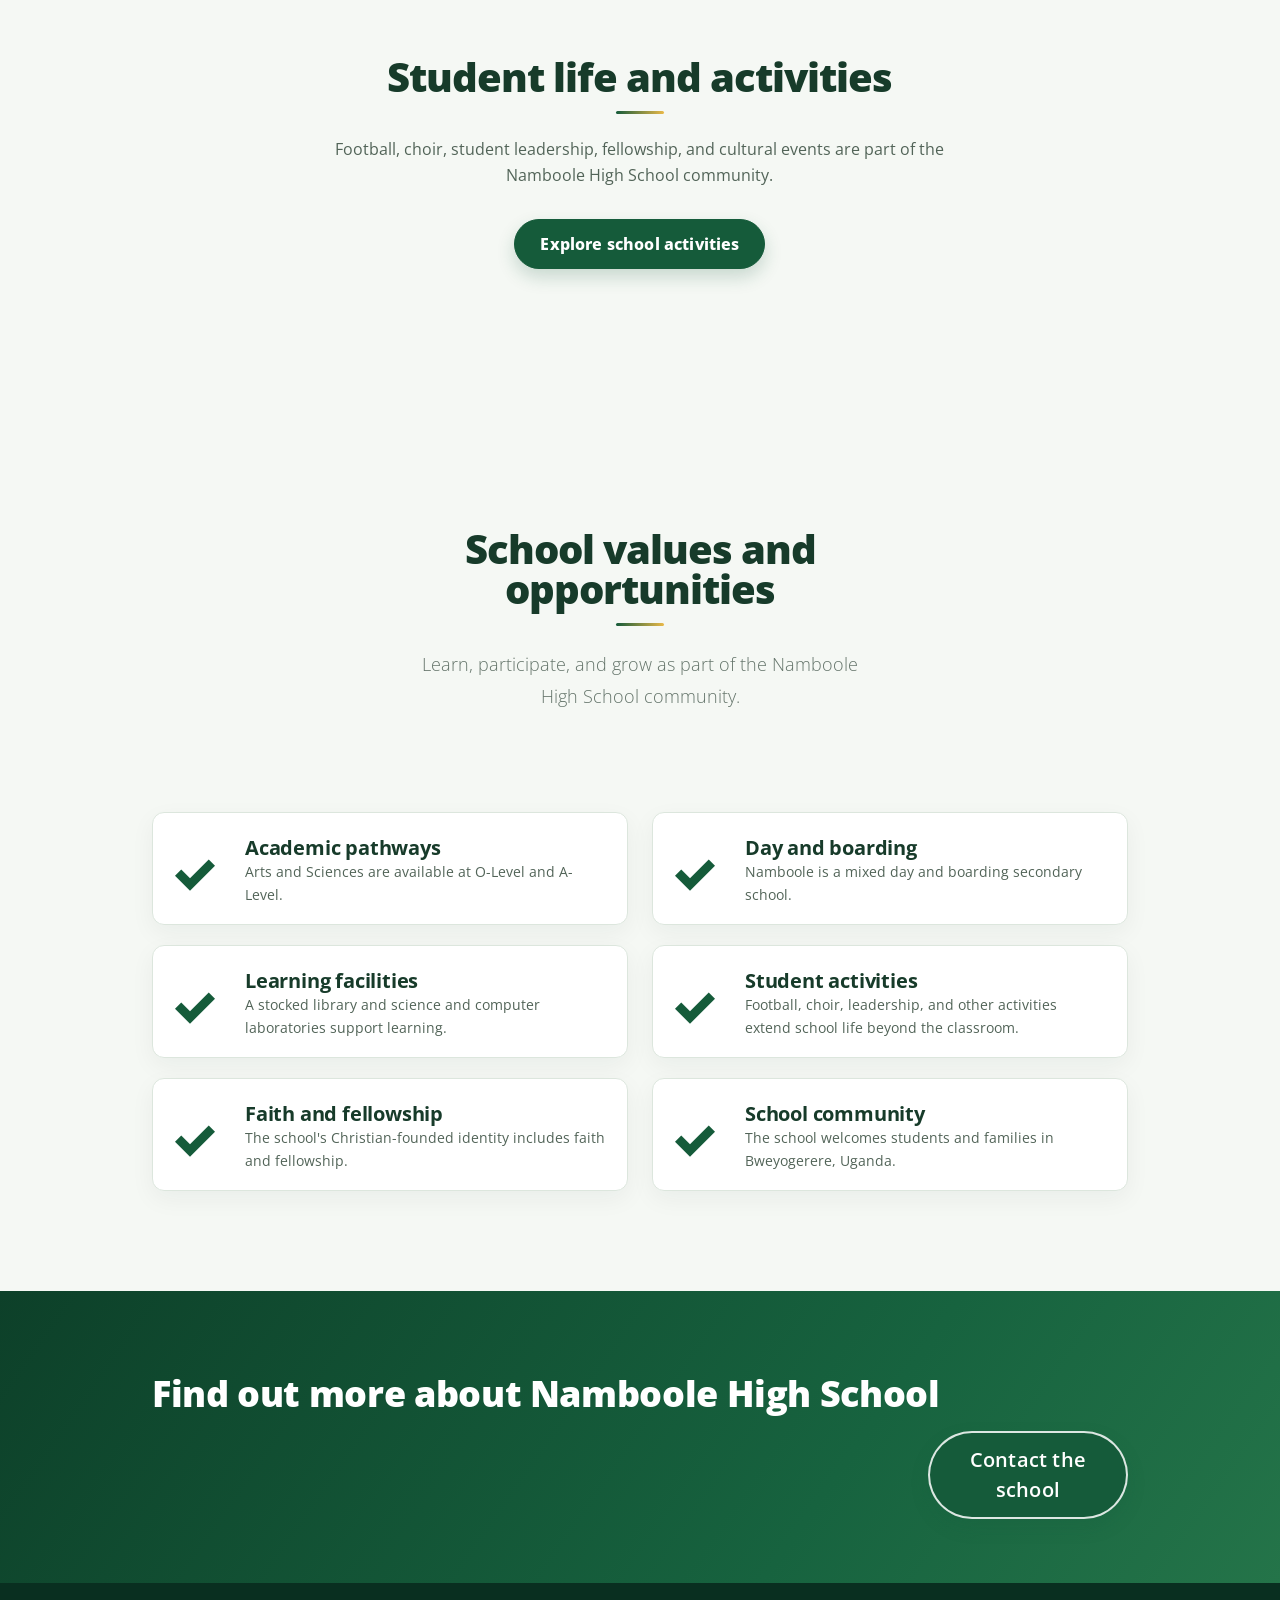
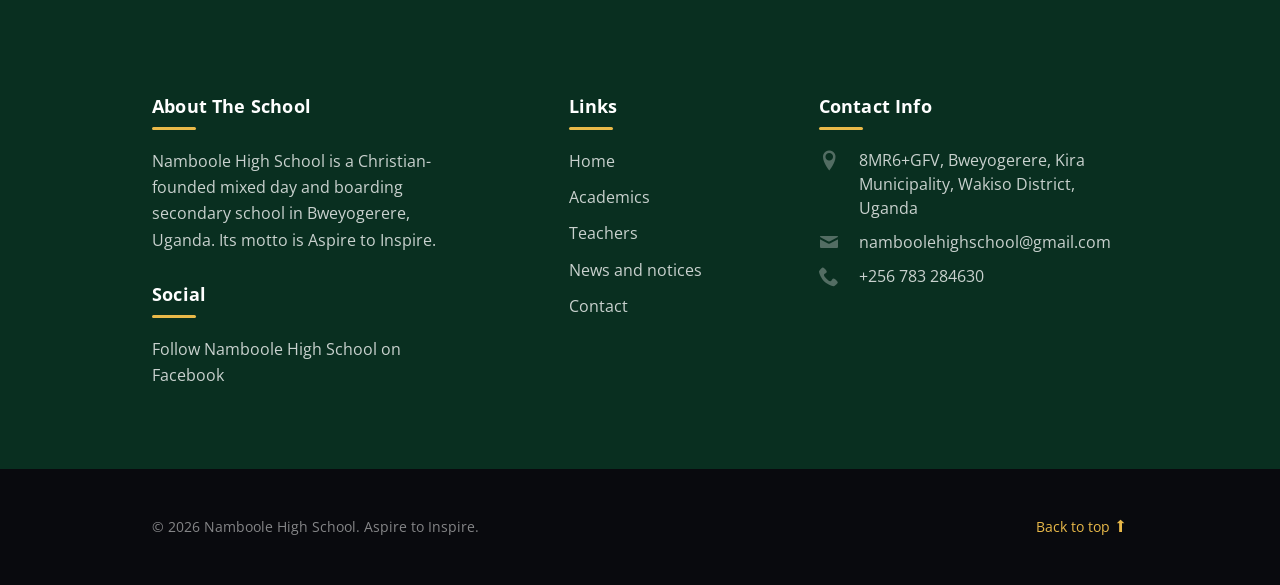
<file: index (2).html>
<!DOCTYPE html>
<html lang="en">
  <head>
    <meta charset="utf-8">
    <meta name="viewport" content="width=device-width, initial-scale=1">
    <title>Namboole High School | Aspire to Inspire</title>
    <meta name="description" content="Namboole High School in Bweyogerere, Uganda. Aspire to Inspire.">
    
    <link href="https://fonts.googleapis.com/css?family=Raleway:300,400,500,700|Open+Sans" rel="stylesheet">
    <link rel="stylesheet" href="css/vendor/bootstrap.min.css">
    <link rel="stylesheet" href="css/style.min.css">
    <link rel="stylesheet" href="css/icomoon.css">
    <link rel="stylesheet" href="css/template-bs5.css"><link rel="stylesheet" href="css/custom.css">
    <link href="css/namboole-theme.css" rel="stylesheet">
    <link href="css/site-redesign.css" rel="stylesheet">
  </head>
  <body>

    <div class="probootstrap-search" id="probootstrap-search">
      <a href="#" class="probootstrap-close js-probootstrap-close"><i class="icon-cross"></i></a>
      <form action="#">
        <input type="search" name="s" id="search" placeholder="Search a keyword and hit enter...">
      </form>
    </div>
    
    <div class="probootstrap-page-wrapper">
      <!-- Fixed navbar -->
      
      <div class="probootstrap-header-top">
        <div class="container">
          <div class="row">
            <div class="col-lg-9 col-md-9 col-sm-9 probootstrap-top-quick-contact-info">
              <span><i class="icon-location2"></i>Bweyogerere, Kira Municipality, Wakiso District, Uganda</span>
              <span><i class="icon-phone2"></i>+256 783 284630</span>
              <span><i class="icon-mail"></i>namboolehighschool@gmail.com</span>
            </div>
          </div>
        </div>
      </div>
      <nav class="navbar navbar-expand-md probootstrap-navbar">
      <div class="container">
        <a class="navbar-brand" href="home.html" title="Namboole High School"><img class="school-logo" src="NAMBOOLE LOGO.webp" alt="">Namboole High School</a>
        <button type="button" class="navbar-toggler navbar-toggle collapsed" data-bs-toggle="collapse" data-bs-target="#navbar-collapse" aria-expanded="false" aria-controls="navbar-collapse" aria-label="Toggle navigation">
          <span class="visually-hidden">Toggle navigation</span>
          <span class="icon-bar"></span>
          <span class="icon-bar"></span>
          <span class="icon-bar"></span>
        </button>

        <div id="navbar-collapse" class="navbar-collapse collapse">
          <ul class="nav navbar-nav ms-auto">
              <li class="active"><a href="home.html">Home</a></li>
              <li><a href="courses.html">Academics</a></li>
              <li><a class="events-nav-link" href="events.html"><svg aria-hidden="true" viewBox="0 0 16 16" fill="none" stroke="currentColor" stroke-width="1.5"><rect x="2" y="3.5" width="12" height="10.5" rx="1.5"></rect><path d="M5 2v3M11 2v3M2 6.5h12"></path></svg>Events</a></li>
              <li class="dropdown">
                <a href="#" data-bs-toggle="dropdown" class="dropdown-toggle">Explore</a>
                <ul class="dropdown-menu">
                  <li><a href="about.html">About Namboole</a></li>
                  <li><a href="course-single.html">Academic Pathways</a></li>
                  <li><a href="teachers.html">Teachers</a></li>
                  <li><a href="gallery.html">School gallery</a></li>
                  <li><a href="news.html">News and notices</a></li>
                  <li><a href="drivers.html">Directions</a></li>
                  <li><a href="index.html">Join our community</a></li>
                </ul>
              </li>
              <li><a href="contact.html">Contact</a></li>
            </ul>
        </div>
      </div>
    </nav>


      <section class="flexslider">
        <ul class="slides">
          <li style="background-image: url(0284a6e7-df8e-494b-be4a-b82823b0f461.png)" class="overlay">
            <div class="container">
              <div class="row">
                <div class="col-md-8 offset-md-2">
                  <div class="probootstrap-slider-text text-center">
                    <h1 class="probootstrap-heading probootstrap-animate">Aspire to Inspire</h1>
                  </div>
                </div>
              </div>
            </div>
          </li>
          <li style="background-image: url('images (1).jpg')" class="overlay">
            <div class="container">
              <div class="row">
                <div class="col-md-8 offset-md-2">
                  <div class="probootstrap-slider-text text-center">
                    <h1 class="probootstrap-heading probootstrap-animate">Learning, character, and community</h1>
                  </div>
                </div>
              </div>
            </div>
            
          </li>
          <li style="background-image: url('images (2).jpg')" class="overlay">
            <div class="container">
              <div class="row">
                <div class="col-md-8 offset-md-2">
                  <div class="probootstrap-slider-text text-center">
                    <h1 class="probootstrap-heading probootstrap-animate">Welcome to Namboole High School</h1>
                  </div>
                </div>
              </div>
            </div>
          </li>
        </ul>
      </section>
      
      <section class="probootstrap-section probootstrap-section-colored">
        <div class="container">
          <div class="row">
            <div class="col-md-12 text-start section-heading probootstrap-animate">
              <h2>Welcome to Namboole High School</h2>
            </div>
          </div>
        </div>
      </section>

      <section class="probootstrap-section">
        <div class="container">
          <div class="row">
            <div class="col-md-12">
              <div class="probootstrap-flex-block">
                <div class="probootstrap-text probootstrap-animate">
                  <h3>A school community in Bweyogerere</h3>
                  <p>Namboole High School is a Christian-founded mixed day and boarding secondary school in Uganda. Established in 2000, the school offers Arts and Sciences at O-Level and A-Level.</p>
                  <p><a href="about.html" class="btn btn-primary">Learn about the school</a></p>
                </div>
                <div class="probootstrap-image probootstrap-animate photo-enhanced" style="background-image: url('0284a6e7-df8e-494b-be4a-b82823b0f461.png')">
                </div>
              </div>
            </div>
          </div>
        </div>
      </section>

            <section class="probootstrap-section probootstrap-bg-white">
        <div class="container">
          <div class="row">
            <div class="col-md-8 offset-md-2 text-center section-heading">
              <h2>Academic pathways at Namboole</h2>
              <p class="lead">Namboole High School offers Arts and Sciences at O-Level and A-Level. Contact the school for current subject combinations and admissions information.</p>
              <p><a href="courses.html" class="btn btn-primary">Explore academics</a></p>
            </div>
          </div>
          <div class="row">
            <div class="col-md-4"><h3>Arts</h3><p>An Arts pathway is offered at O-Level and A-Level.</p></div>
            <div class="col-md-4"><h3>Sciences</h3><p>A Sciences pathway is offered at O-Level and A-Level.</p></div>
            <div class="col-md-4"><h3>Learning facilities</h3><p>Students have access to a stocked library and science and computer laboratories.</p></div>
          </div>
        </div>
      </section>

      <section class="probootstrap-section probootstrap-section-colored probootstrap-bg probootstrap-custom-heading probootstrap-tab-section" style="background-image: url('images (1).jpg')">
        <div class="container">
          <div class="row">
            <div class="col-md-12 text-center section-heading probootstrap-animate">
              <h2 class="mb0">Highlights</h2>
            </div>
          </div>
        </div>
        <div class="probootstrap-tab-style-1">
          <ul class="nav nav-tabs probootstrap-center probootstrap-tabs no-border">
            <li class="nav-item"><a class="nav-link active" data-bs-toggle="tab" href="#featured-news">Featured News</a></li>
            <li class="nav-item"><a class="nav-link" data-bs-toggle="tab" href="#upcoming-events">Upcoming Events</a></li>
          </ul>
        </div>
      </section>

            <section class="probootstrap-section">
        <div class="container">
          <div class="row"><div class="col-md-8 offset-md-2 text-center section-heading"><h2>School community</h2><p>Explore recent school notices, student achievements, and activities.</p></div></div>
          <div class="row">
            <div class="col-md-4"><a href="news.html"><img src="images (3).jpg" alt="UACE 2025 best performers" class="img-fluid"><h3>UACE 2025 best performers</h3></a></div>
            <div class="col-md-4"><a href="events.html"><img src="images (9).jpg" alt="Visitation Day notice" class="img-fluid"><h3>Visitation Day</h3></a></div>
            <div class="col-md-4"><a href="gallery.html"><img src="EEEEE.jpg" alt="Namboole High School boys football team" class="img-fluid photo-enhanced"><h3>Boys' football team</h3></a></div>
          </div>
          <div class="row"><div class="col-md-12 text-center"><p><a href="news.html" class="btn btn-primary">View school notices</a></p></div></div>
        </div>
      </section>

            <section class="probootstrap-section probootstrap-bg-white probootstrap-border-top">
        <div class="container">
          <div class="row"><div class="col-md-8 offset-md-2 text-center section-heading"><h2>O-Level and A-Level academics</h2><p class="lead">Namboole High School offers Arts and Sciences at O-Level and A-Level. Contact the school for current subjects and admissions information.</p><a href="courses.html" class="btn btn-primary">Explore academics</a></div></div>
        </div>
      </section>

      
      
            <section class="probootstrap-section">
        <div class="container">
          <div class="row">
            <div class="col-md-8 offset-md-2 text-center section-heading">
              <h2>Our teaching team</h2>
              <p class="lead">Meet Ssempala Jessy, school chaplain, and Lutaya Noah, Geography teacher, alongside the wider Namboole teaching team.</p>
              <p><a href="contact.html" class="btn btn-primary">Contact the school</a></p>
            </div>
          </div>
        </div>
      </section>
                  <section class="probootstrap-section">
        <div class="container">
          <div class="row"><div class="col-md-8 offset-md-2 text-center section-heading"><h2>Student life and activities</h2><p>Football, choir, student leadership, fellowship, and cultural events are part of the Namboole High School community.</p><p><a href="events.html" class="btn btn-primary">Explore school activities</a></p></div></div>
        </div>
      </section>

      <section class="probootstrap-section">
        <div class="container">
          <div class="row">
            <div class="col-md-6 offset-md-3 text-center section-heading probootstrap-animate">
              <h2>School values and opportunities</h2>
              <p class="lead">Learn, participate, and grow as part of the Namboole High School community.</p>
            </div>
          </div>
          <div class="row">
            <div class="col-md-6">
              <div class="service left-icon probootstrap-animate">
                <div class="icon"><i class="icon-checkmark"></i></div>
                <div class="text">
                  <h3>Academic pathways</h3>
                  <p>Arts and Sciences are available at O-Level and A-Level.</p>
                </div>  
              </div>
              <div class="service left-icon probootstrap-animate">
                <div class="icon"><i class="icon-checkmark"></i></div>
                <div class="text">
                  <h3>Learning facilities</h3>
                  <p>A stocked library and science and computer laboratories support learning.</p>
                </div>
              </div>
              <div class="service left-icon probootstrap-animate">
                <div class="icon"><i class="icon-checkmark"></i></div>
                <div class="text">
                  <h3>Faith and fellowship</h3>
                  <p>The school's Christian-founded identity includes faith and fellowship.</p>
                </div>
              </div>
            </div>
            <div class="col-md-6">
              <div class="service left-icon probootstrap-animate">
                <div class="icon"><i class="icon-checkmark"></i></div>
                <div class="text">
                  <h3>Day and boarding</h3>
                  <p>Namboole is a mixed day and boarding secondary school.</p>
                </div>  
              </div>
              
              <div class="service left-icon probootstrap-animate">
                <div class="icon"><i class="icon-checkmark"></i></div>
                <div class="text">
                  <h3>Student activities</h3>
                  <p>Football, choir, leadership, and other activities extend school life beyond the classroom.</p>
                </div>
              </div>
              
              <div class="service left-icon probootstrap-animate">
                <div class="icon"><i class="icon-checkmark"></i></div>
                <div class="text">
                  <h3>School community</h3>
                  <p>The school welcomes students and families in Bweyogerere, Uganda.</p>
                </div>
              </div>

            </div>
          </div>
          <!-- END row -->
        </div>
      </section>
      
      <section class="probootstrap-cta">
        <div class="container">
          <div class="row">
            <div class="col-md-12">
              <h2 class="probootstrap-animate" data-animate-effect="fadeInRight">Find out more about Namboole High School</h2>
              <a href="contact.html" role="button" class="btn btn-primary btn-lg btn-ghost probootstrap-animate" data-animate-effect="fadeInLeft">Contact the school</a>
            </div>
          </div>
        </div>
      </section>
      <footer class="probootstrap-footer probootstrap-bg">
        <div class="container">
          <div class="row">
            <div class="col-md-4">
              <div class="probootstrap-footer-widget">
                <h3>About The School</h3>
                <p>Namboole High School is a Christian-founded mixed day and boarding secondary school in Bweyogerere, Uganda. Its motto is Aspire to Inspire.</p>
                <h3>Social</h3>
                <p><a href="https://www.facebook.com/namboolehighsch/" target="_blank" rel="noopener noreferrer">Follow Namboole High School on Facebook</a></p>
              </div>
            </div>
            <div class="col-md-3 offset-md-1">
              <div class="probootstrap-footer-widget">
                <h3>Links</h3>
                <ul>
                  <li><a href="home.html">Home</a></li>
                  <li><a href="courses.html">Academics</a></li>
                  <li><a href="teachers.html">Teachers</a></li>
                  <li><a href="news.html">News and notices</a></li>
                  <li><a href="contact.html">Contact</a></li>
                </ul>
              </div>
            </div>
            <div class="col-md-4">
              <div class="probootstrap-footer-widget">
                <h3>Contact Info</h3>
                <ul class="probootstrap-contact-info">
                  <li><i class="icon-location2"></i> <span>8MR6+GFV, Bweyogerere, Kira Municipality, Wakiso District, Uganda</span></li>
                  <li><i class="icon-mail"></i><span>namboolehighschool@gmail.com</span></li>
                  <li><i class="icon-phone2"></i><span>+256 783 284630</span></li>
                </ul>
              </div>
            </div>
           
          </div>
          <!-- END row -->
          
        </div>

        <div class="probootstrap-copyright">
          <div class="container">
            <div class="row">
              <div class="col-md-8 text-start">
                <p>&copy; 2026 Namboole High School. Aspire to Inspire.</p>
              </div>
              <div class="col-md-4 probootstrap-back-to-top">
                <p><a href="#" class="js-backtotop">Back to top <i class="icon-arrow-long-up"></i></a></p>
              </div>
            </div>
          </div>
        </div>
      </footer>

    </div>
    <!-- END wrapper -->
    

    <script src="js/vendor/bootstrap.bundle.min.js"></script>
    <script src="js/custom.js"></script>

  </body>
</html>
</file>
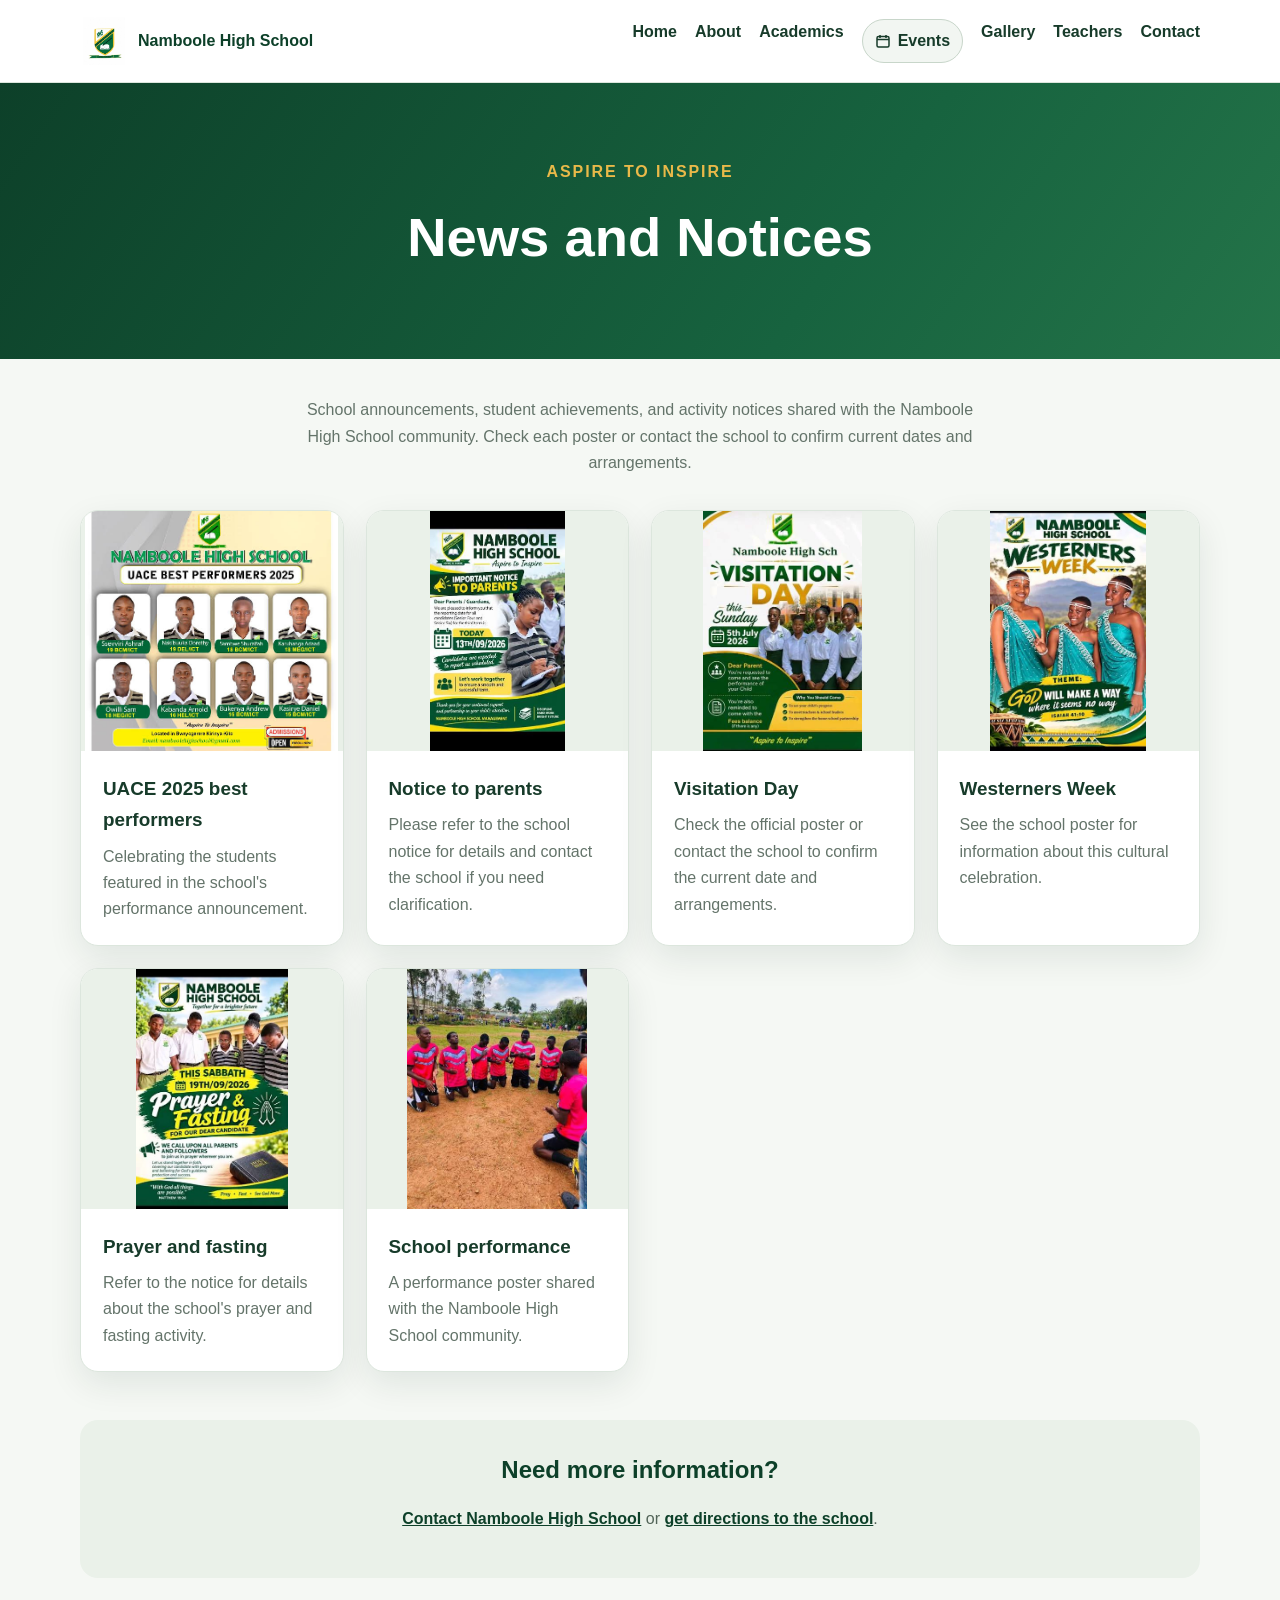
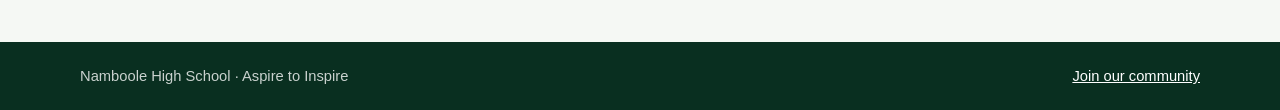
<file: news.html>
<!DOCTYPE html>
<html lang="en">
  <head>
    <meta charset="UTF-8" />
    <meta name="viewport" content="width=device-width, initial-scale=1.0" />
    <meta
      name="description"
      content="School notices, student achievements, and updates from Namboole High School."
    />
    <title>News and Notices | Namboole High School</title>
    <link rel="stylesheet" href="css/icomoon.css" />
    <link rel="stylesheet" href="css/custom.css" />
    <style>
      :root {
        --green: #155b3a;
        --green-dark: #0d4029;
        --paper: #f6f8f4;
        --ink: #15251c;
        --muted: #56645c;
        --line: #e0e8e1;
        --white: #fff;
      }

      * {
        box-sizing: border-box;
      }

      body {
        margin: 0;
        background: var(--paper);
        color: var(--ink);
        font-family: "Segoe UI", Arial, sans-serif;
        line-height: 1.6;
      }

      .header,
      .footer {
        background: var(--white);
      }

      .header-inner,
      main,
      .footer-inner {
        width: min(1120px, calc(100% - 40px));
        margin: 0 auto;
      }

      .header-inner {
        min-height: 82px;
        display: flex;
        align-items: center;
        justify-content: space-between;
        gap: 20px;
      }

      .brand {
        display: inline-flex;
        align-items: center;
        gap: 10px;
        color: var(--green-dark);
        font-weight: 800;
        text-decoration: none;
      }

      .brand img {
        width: 48px;
        height: 48px;
        object-fit: contain;
      }

      nav {
        display: flex;
        flex-wrap: wrap;
        gap: 8px 18px;
      }

      nav a {
        color: var(--green-dark);
        font-weight: 650;
        text-decoration: none;
      }

      nav a:hover,
      nav a:focus-visible {
        text-decoration: underline;
      }

      .hero {
        padding: 54px 20px;
        background: var(--green-dark);
        color: var(--white);
        text-align: center;
      }

      .hero p {
        margin: 0 0 8px;
        color: #f3d477;
        font-weight: 750;
        letter-spacing: 0.12em;
        text-transform: uppercase;
      }

      .hero h1 {
        margin: 0;
        font-size: clamp(2rem, 5vw, 3.4rem);
      }

      main {
        padding: 56px 0 72px;
      }

      .intro {
        max-width: 700px;
        margin: 0 auto 32px;
        color: var(--muted);
        text-align: center;
      }

      .notices {
        display: grid;
        grid-template-columns: repeat(auto-fit, minmax(240px, 1fr));
        gap: 20px;
      }

      .notice {
        overflow: hidden;
        border: 1px solid var(--line);
        border-radius: 16px;
        background: var(--white);
        box-shadow: 0 8px 24px rgba(13, 49, 31, 0.06);
      }

      .notice img {
        display: block;
        width: 100%;
        height: 240px;
        background: #edf2ed;
        object-fit: contain;
      }

      .notice-copy {
        padding: 20px;
      }

      .notice h2 {
        margin: 0 0 8px;
        color: var(--green-dark);
        font-size: 1.18rem;
      }

      .notice p {
        margin: 0;
        color: var(--muted);
      }

      .contact {
        margin-top: 36px;
        padding: 24px;
        border-radius: 16px;
        background: #eaf1e9;
        text-align: center;
      }

      .contact h2 {
        margin: 0 0 8px;
        color: var(--green-dark);
      }

      .contact a {
        color: var(--green-dark);
        font-weight: 700;
      }

      .footer {
        padding: 22px 0;
        color: var(--muted);
        font-size: 0.92rem;
      }

      .footer-inner {
        display: flex;
        flex-wrap: wrap;
        justify-content: space-between;
        gap: 8px 20px;
      }

      .footer p {
        margin: 0;
      }

      @media (max-width: 700px) {
        .header-inner {
          padding: 12px 0;
          align-items: flex-start;
          flex-direction: column;
        }
      }
    </style>
    <link rel="stylesheet" href="css/site-redesign.css" />
  </head>
  <body class="news-page">
    <header class="header">
      <div class="header-inner">
        <a class="brand" href="home.html">
          <img src="NAMBOOLE LOGO.webp" alt="" />
          <span>Namboole High School</span>
        </a>
        <nav aria-label="School pages">
          <a href="home.html">Home</a>
          <a href="about.html">About</a>
          <a href="courses.html">Academics</a>
          <a class="events-nav-link" href="events.html"><svg aria-hidden="true" viewBox="0 0 16 16" fill="none" stroke="currentColor" stroke-width="1.5"><rect x="2" y="3.5" width="12" height="10.5" rx="1.5"></rect><path d="M5 2v3M11 2v3M2 6.5h12"></path></svg>Events</a>
          <a href="gallery.html">Gallery</a>
          <a href="teachers.html">Teachers</a>
          <a href="contact.html">Contact</a>
        </nav>
      </div>
    </header>


    <section class="hero">
      <p>Aspire to Inspire</p>
      <h1>News and Notices</h1>
    </section>

    <main>
      <p class="intro">
        School announcements, student achievements, and activity notices shared
        with the Namboole High School community. Check each poster or contact
        the school to confirm current dates and arrangements.
      </p>

      <section class="notices" aria-label="School announcements">
        <article class="notice">
          <img src="images (3).jpg" alt="UACE 2025 best performers announcement" />
          <div class="notice-copy">
            <h2>UACE 2025 best performers</h2>
            <p>Celebrating the students featured in the school's performance announcement.</p>
          </div>
        </article>
        <article class="notice">
          <img src="images (6).jpg" alt="Notice to parents from Namboole High School" />
          <div class="notice-copy">
            <h2>Notice to parents</h2>
            <p>Please refer to the school notice for details and contact the school if you need clarification.</p>
          </div>
        </article>
        <article class="notice">
          <img src="images (9).jpg" alt="Namboole High School Visitation Day poster" />
          <div class="notice-copy">
            <h2>Visitation Day</h2>
            <p>Check the official poster or contact the school to confirm the current date and arrangements.</p>
          </div>
        </article>
        <article class="notice">
          <img src="images (11).jpg" alt="Namboole High School Westerners Week poster" />
          <div class="notice-copy">
            <h2>Westerners Week</h2>
            <p>See the school poster for information about this cultural celebration.</p>
          </div>
        </article>
        <article class="notice">
          <img src="images (12).jpg" alt="Prayer and fasting notice" />
          <div class="notice-copy">
            <h2>Prayer and fasting</h2>
            <p>Refer to the notice for details about the school's prayer and fasting activity.</p>
          </div>
        </article>
        <article class="notice">
          <img src="images (4).jpg" alt="Namboole High School performance poster" />
          <div class="notice-copy">
            <h2>School performance</h2>
            <p>A performance poster shared with the Namboole High School community.</p>
          </div>
        </article>
      </section>

      <section class="contact" aria-labelledby="contact-title">
        <h2 id="contact-title">Need more information?</h2>
        <p>
          <a href="contact.html">Contact Namboole High School</a>
          or <a href="drivers.html">get directions to the school</a>.
        </p>
      </section>
    </main>

    <footer class="footer">
      <div class="footer-inner">
        <p>Namboole High School · Aspire to Inspire</p>
        <p><a href="index.html">Join our community</a></p>
      </div>
    </footer>
  </body>
</html>
</file>
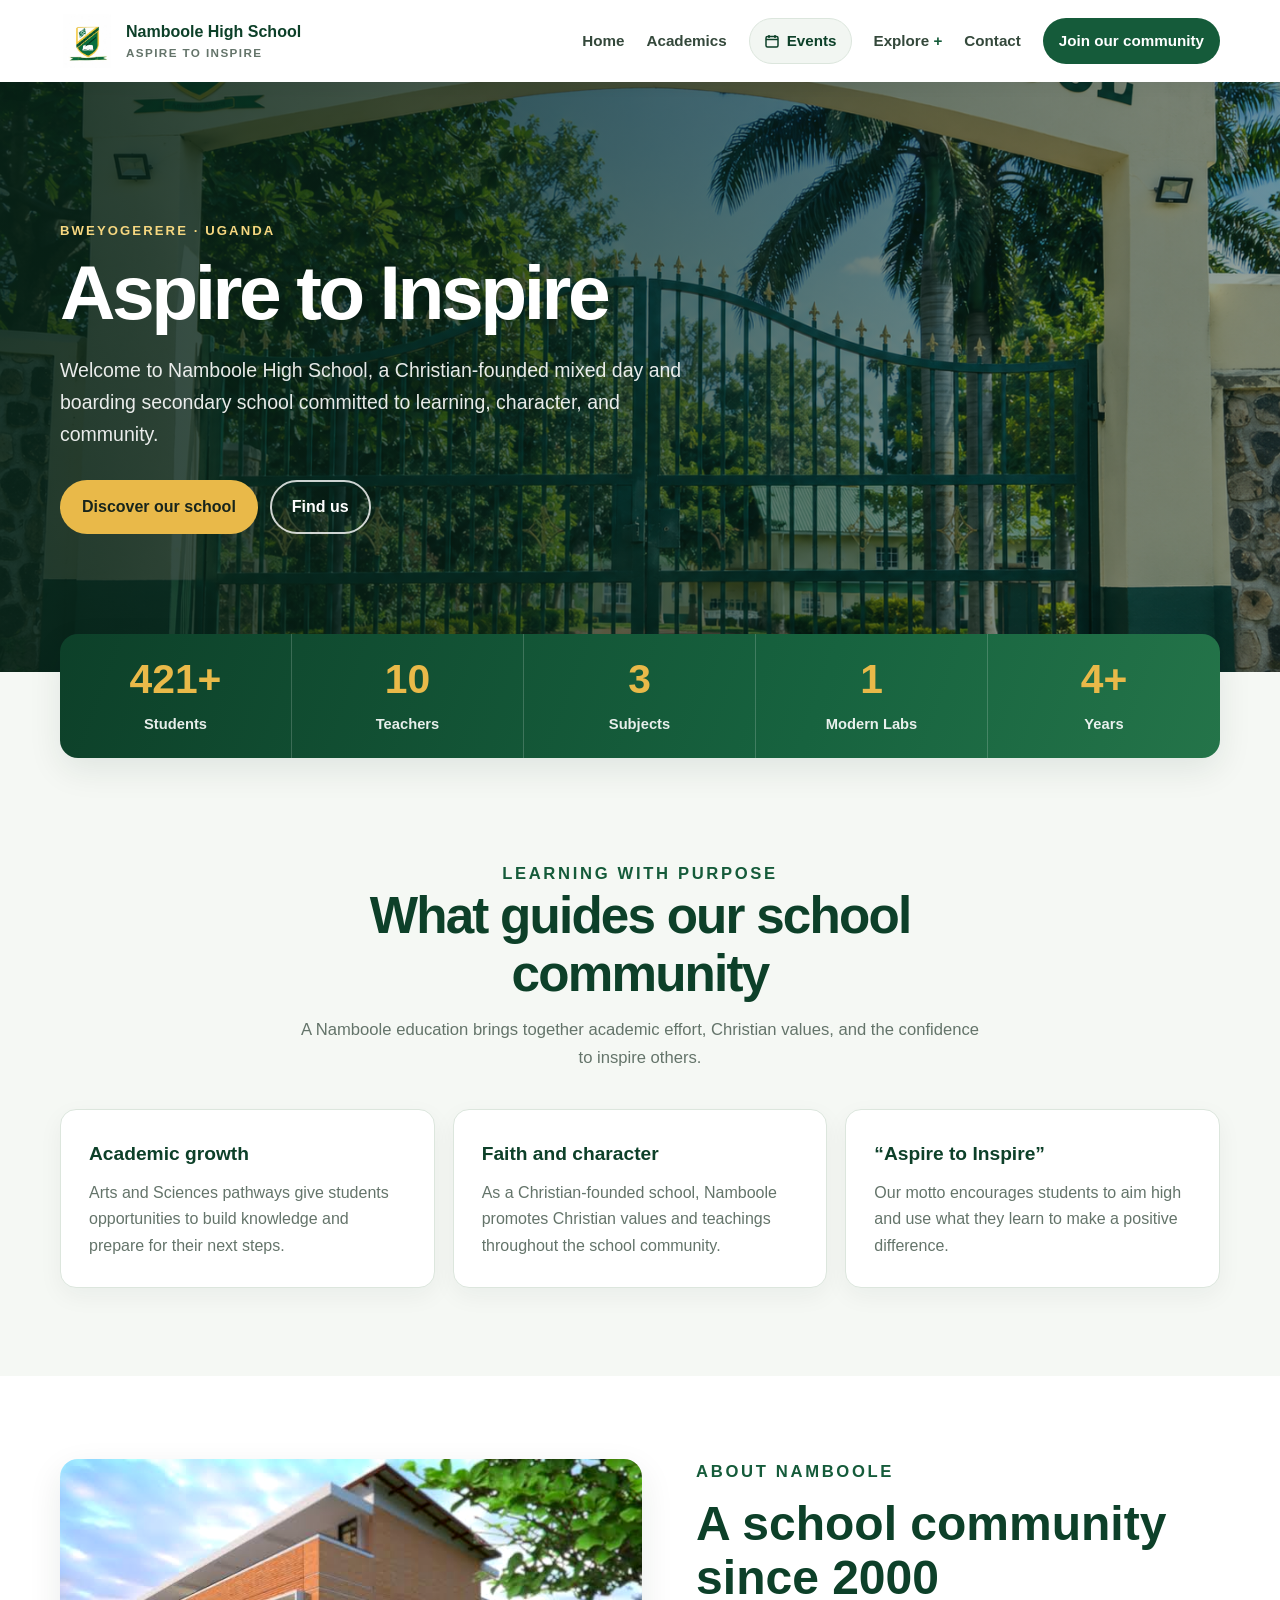
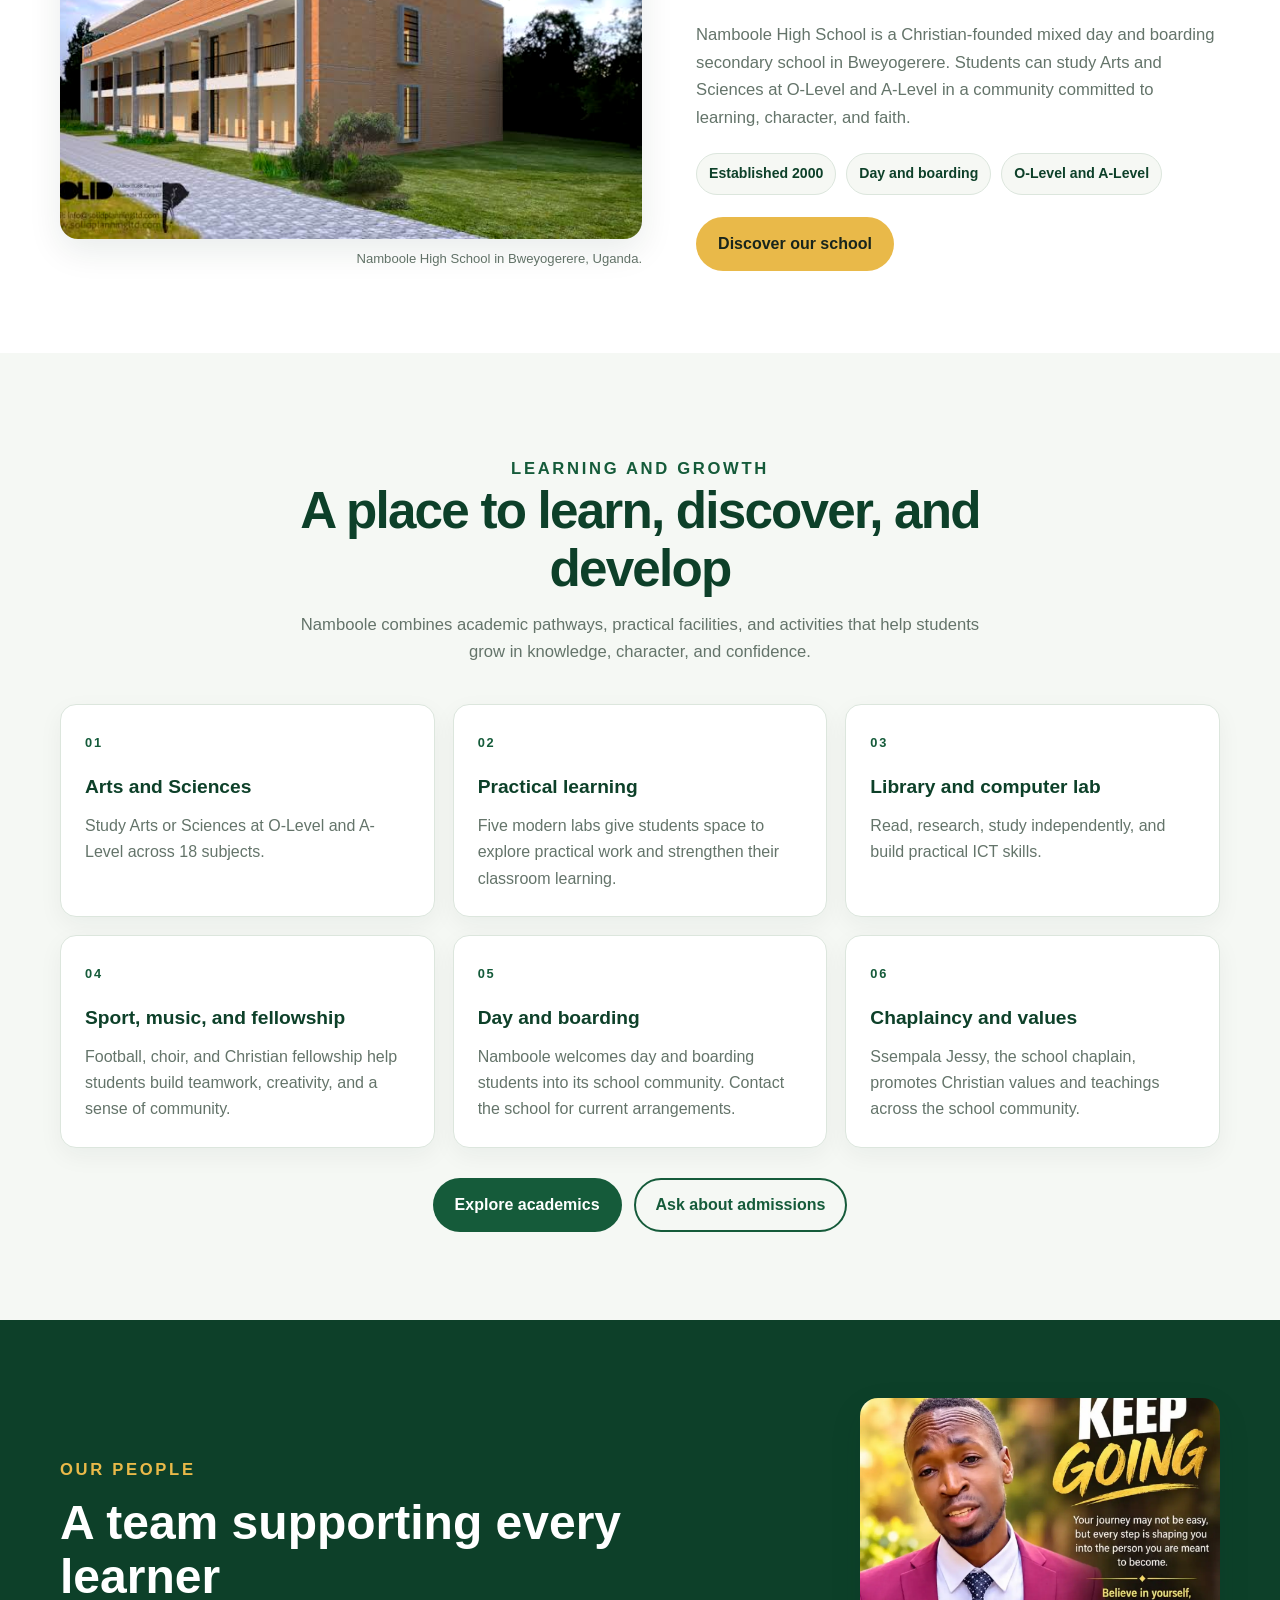
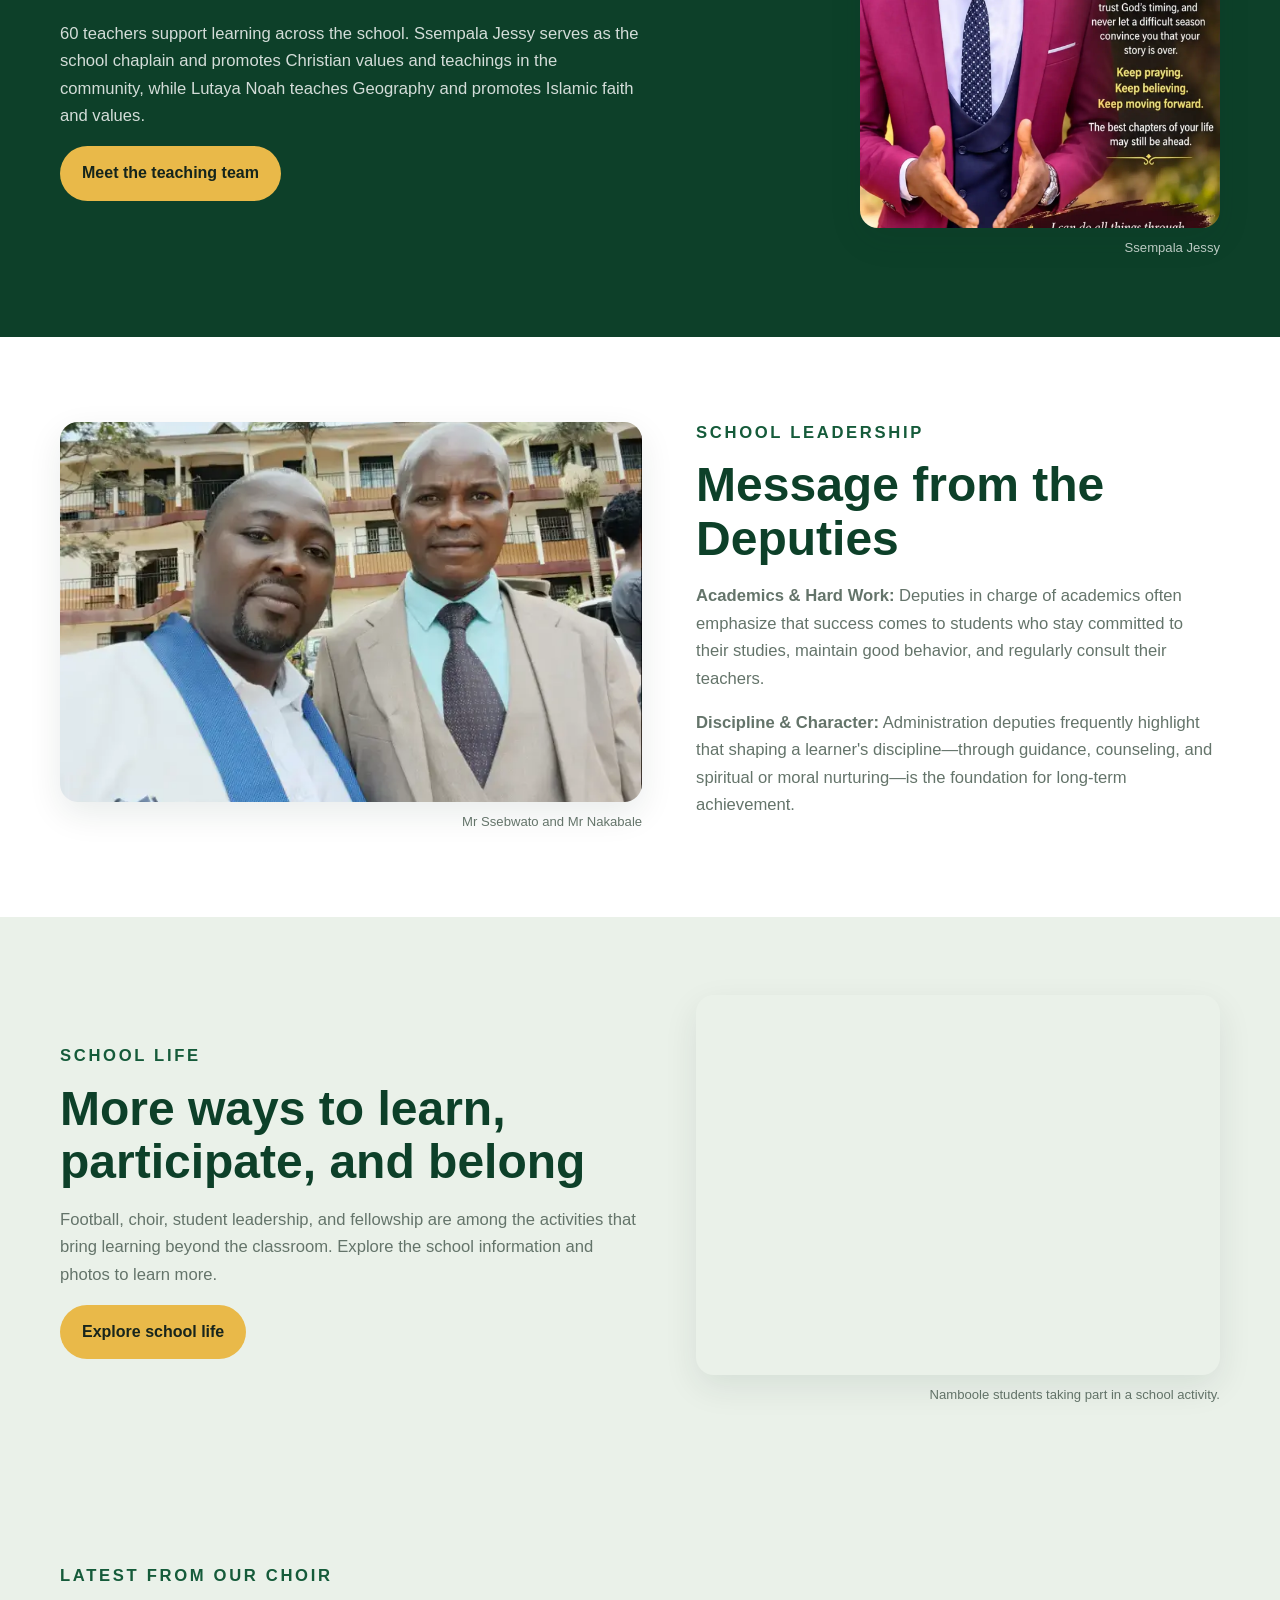
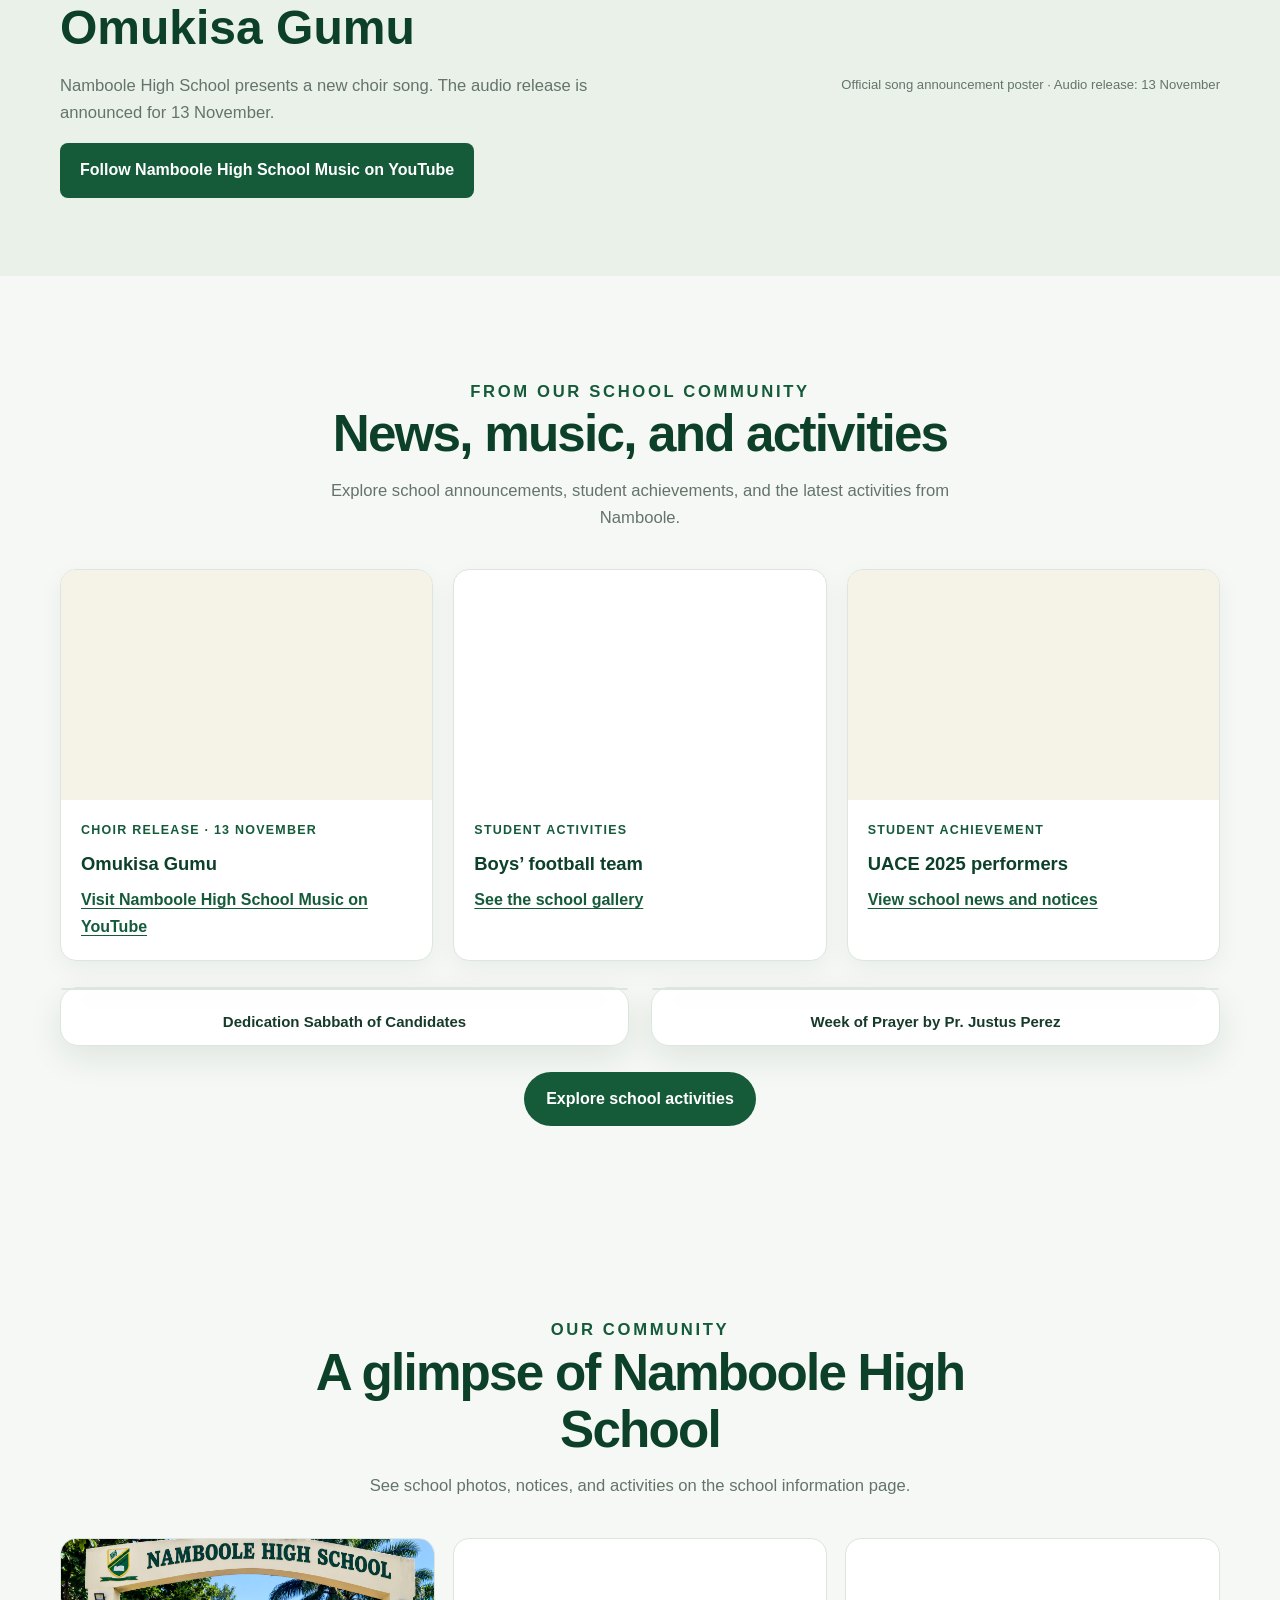
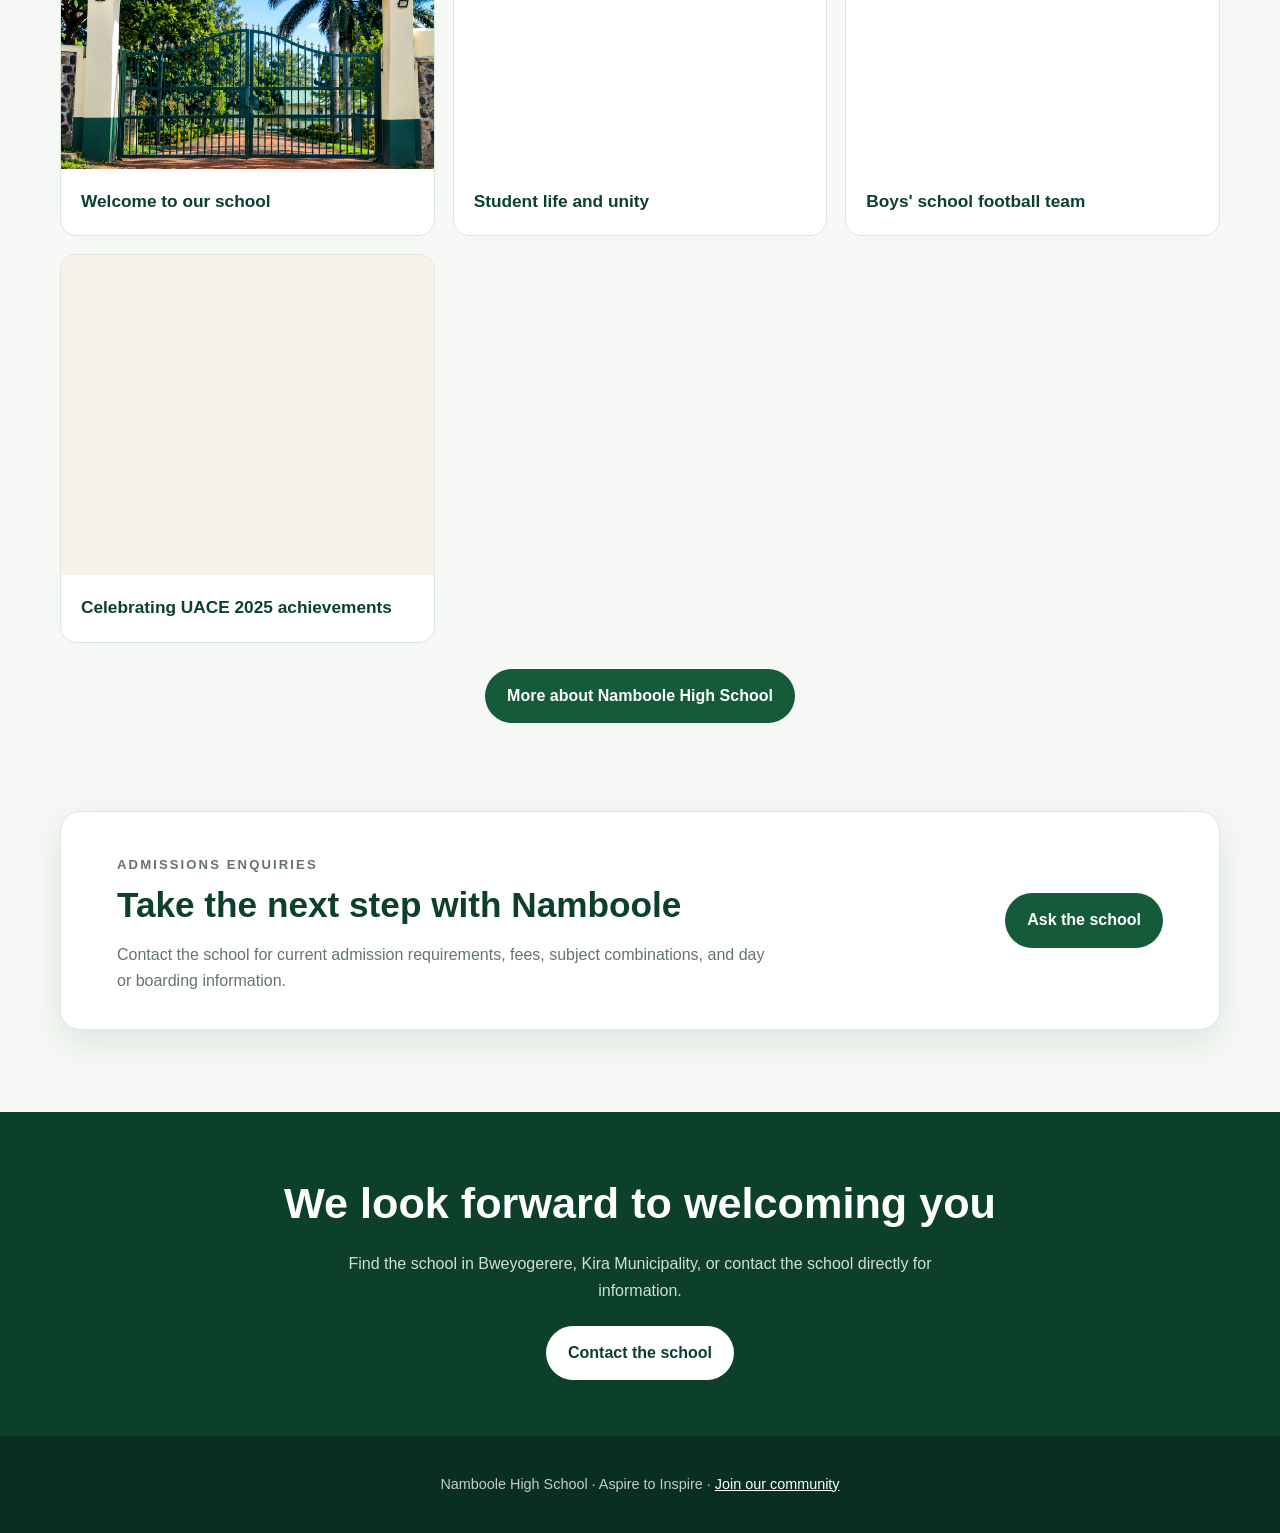
<file: signup.html>
<!DOCTYPE html>
<html lang="en">
  <head>
    <meta charset="UTF-8" />
    <meta name="viewport" content="width=device-width, initial-scale=1" />
    <meta http-equiv="refresh" content="0;url=index.html" />
    <title>Join Our Community | Namboole High School</title>
  </head>
  <body>
    <p>
      There is no online account registration. To ask about joining Namboole High School,
      <a href="index.html">contact the school here</a>.
    </p>
  </body>
</html>
</file>
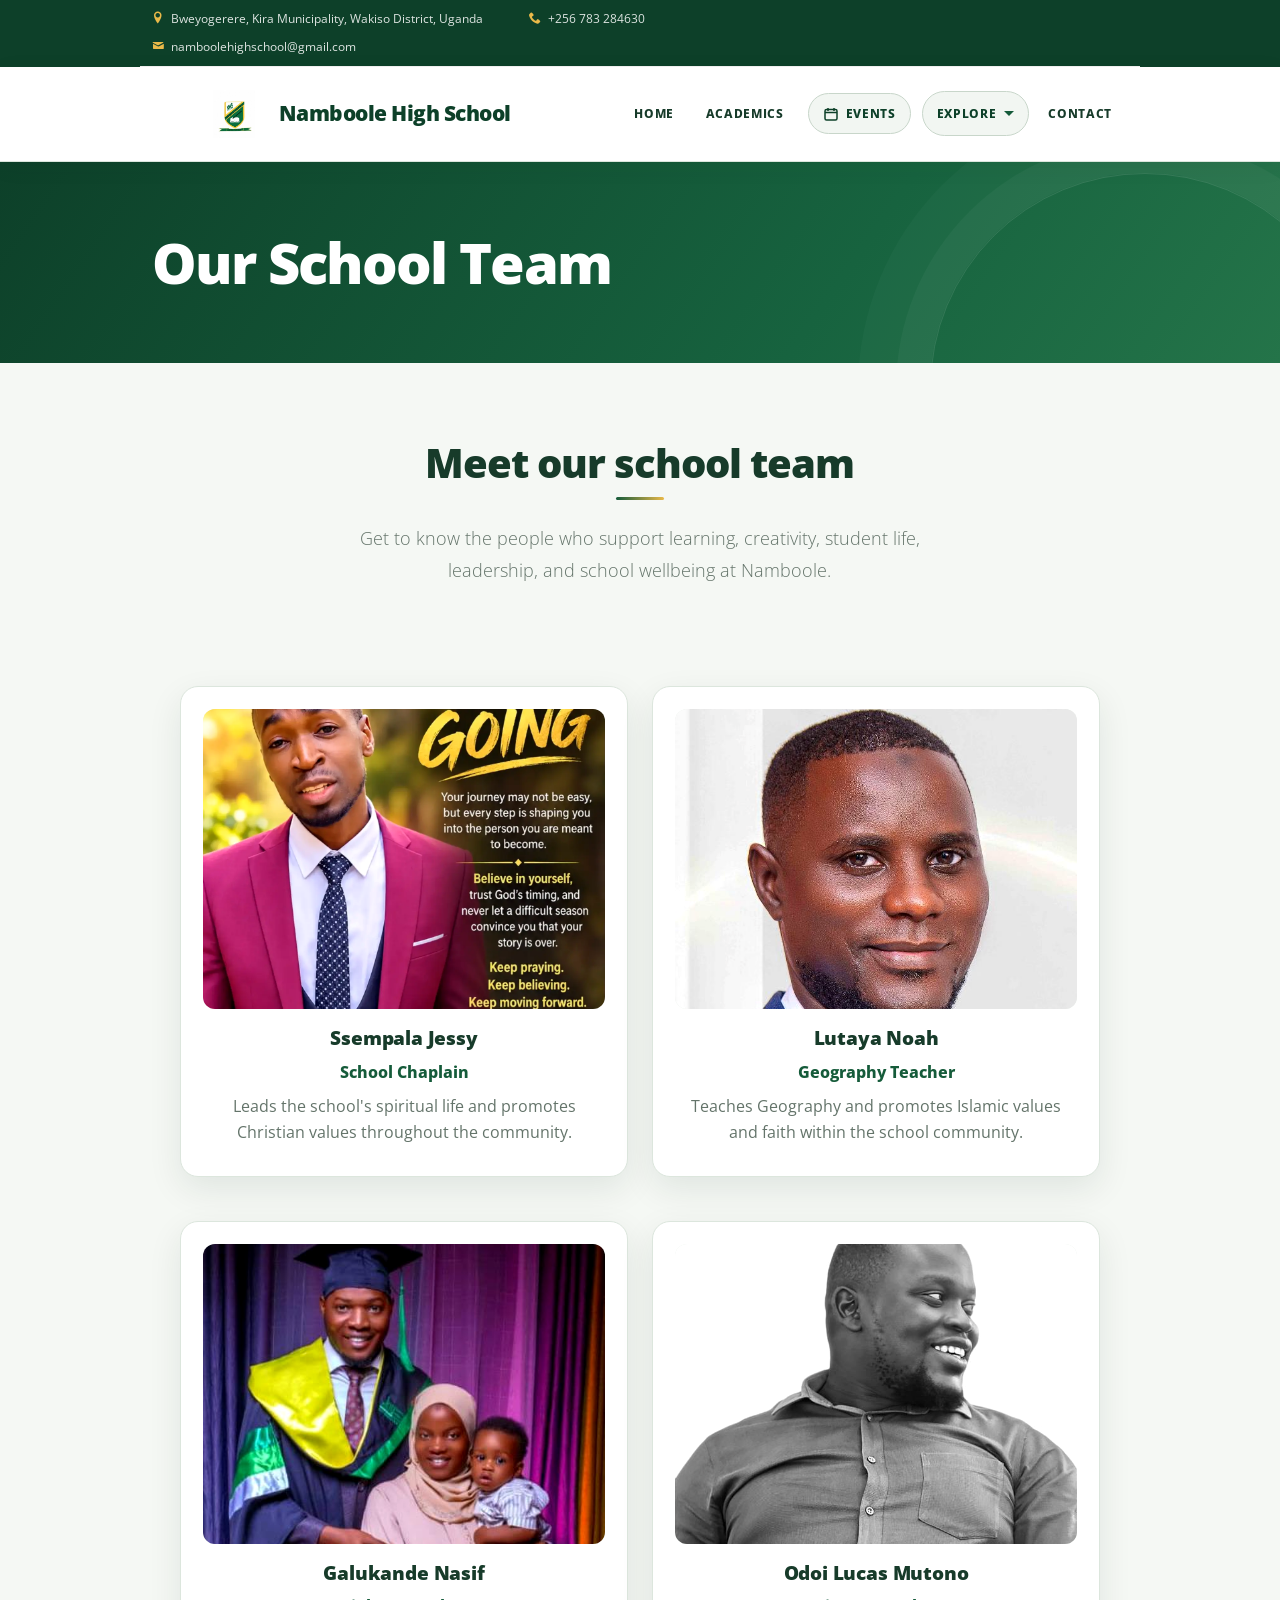
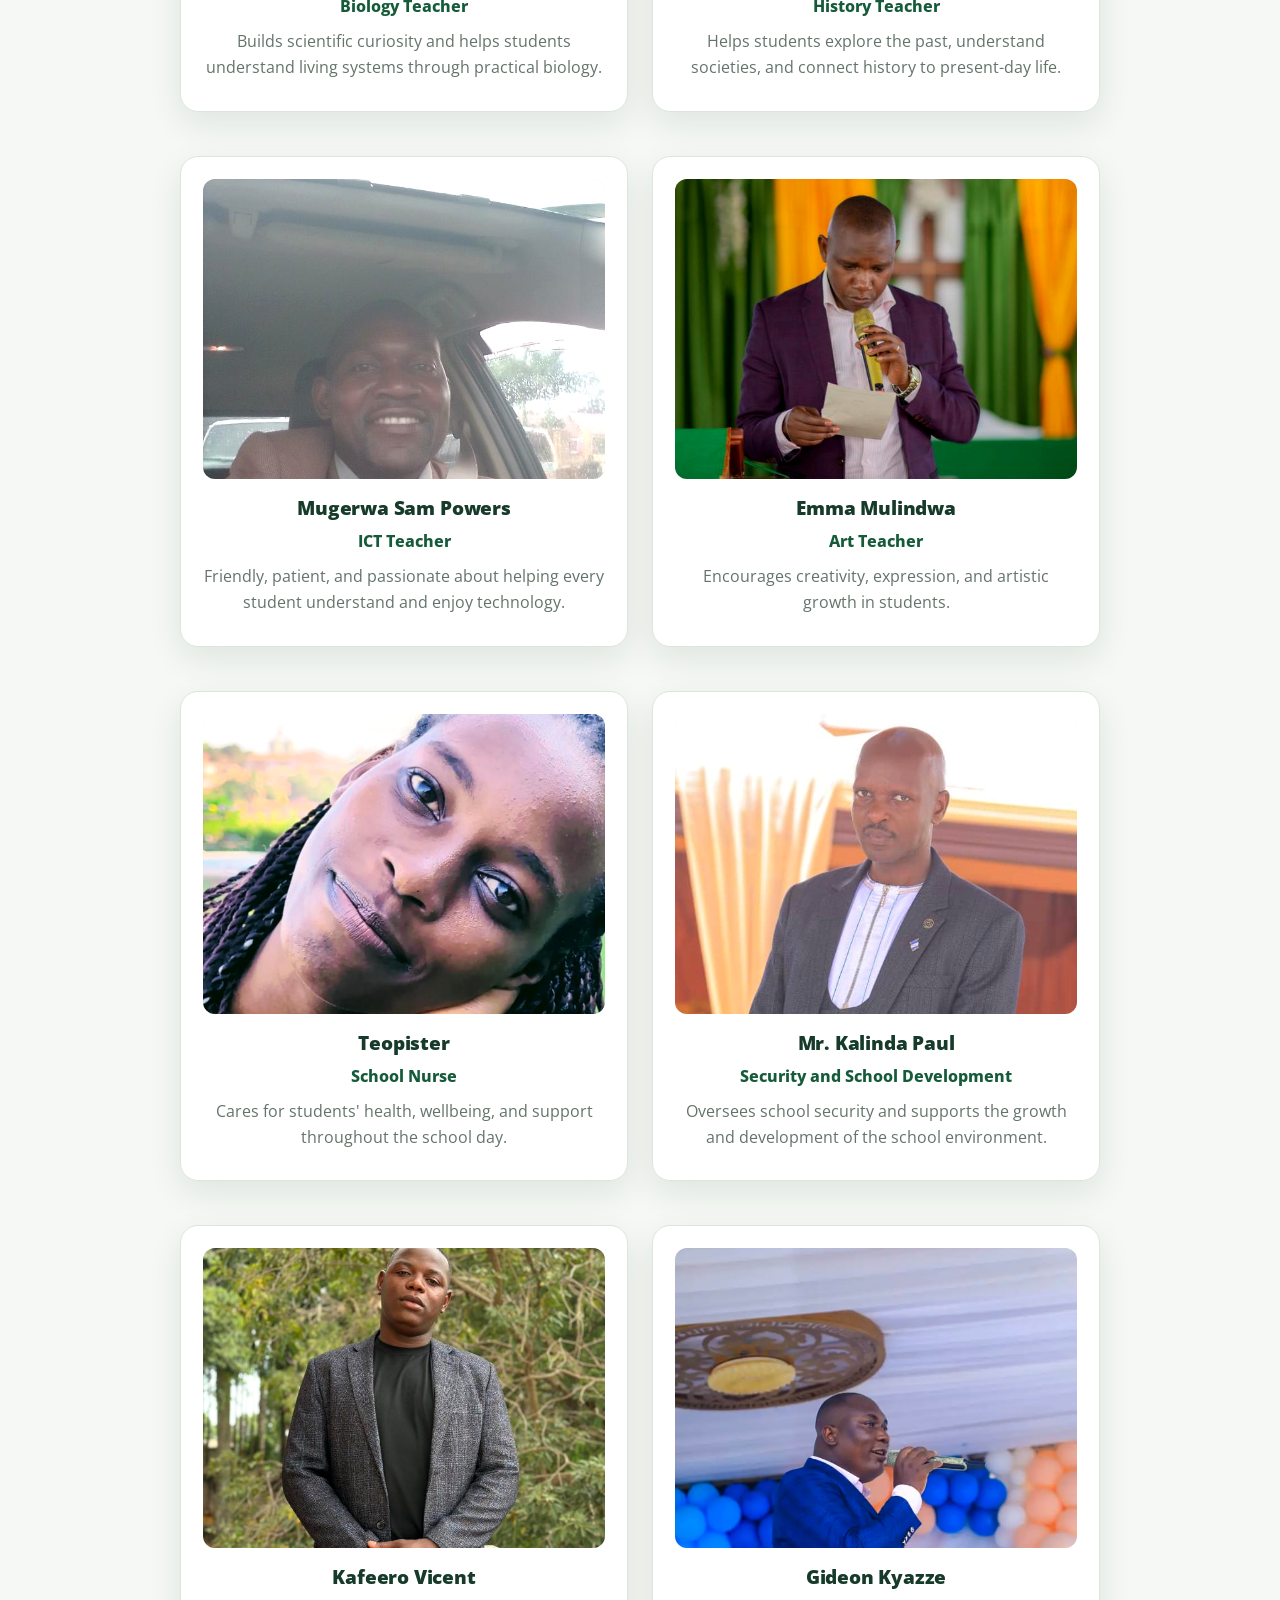
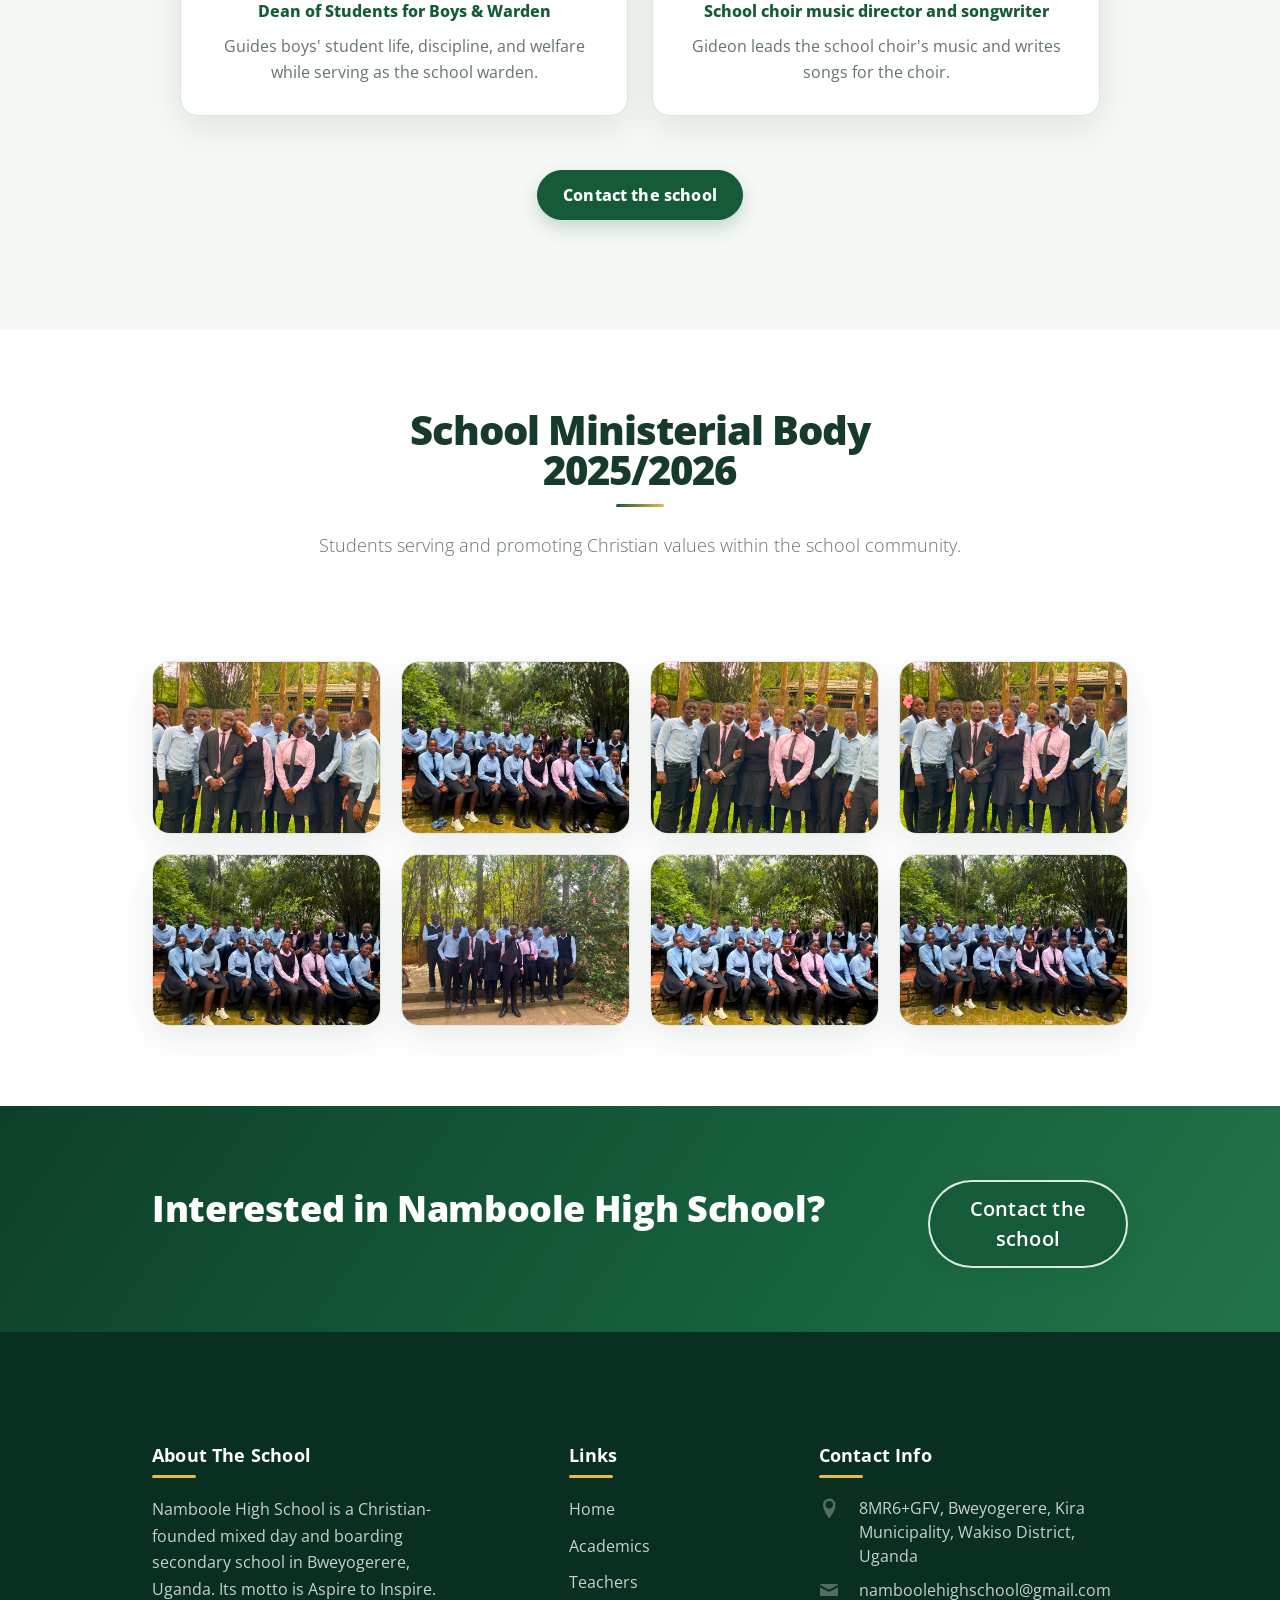
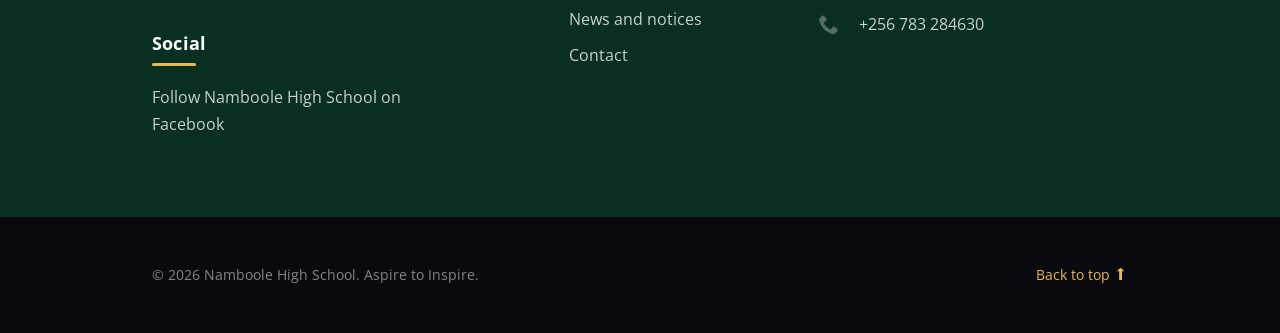
<file: teachers.html>
<!DOCTYPE html>
<html lang="en">
  <head>
    <meta charset="utf-8">
    <meta name="viewport" content="width=device-width, initial-scale=1">
    <title>Namboole High School | Aspire to Inspire</title>
    <meta name="description" content="Namboole High School in Bweyogerere, Uganda. Aspire to Inspire.">
    
    <link href="https://fonts.googleapis.com/css?family=Raleway:300,400,500,700|Open+Sans" rel="stylesheet">
    <link rel="stylesheet" href="css/vendor/bootstrap.min.css">
    <link rel="stylesheet" href="css/style.min.css">
    <link rel="stylesheet" href="css/icomoon.css">
    <link rel="stylesheet" href="css/template-bs5.css"><link rel="stylesheet" href="css/custom.css">
    <link href="css/namboole-theme.css" rel="stylesheet">
    <link href="css/site-redesign.css" rel="stylesheet">
  </head>
  <body>

    <div class="probootstrap-search" id="probootstrap-search">
      <a href="#" class="probootstrap-close js-probootstrap-close"><i class="icon-cross"></i></a>
      <form action="#">
        <input type="search" name="s" id="search" placeholder="Search a keyword and hit enter...">
      </form>
    </div>
    
    <div class="probootstrap-page-wrapper">
      <!-- Fixed navbar -->
      
      <div class="probootstrap-header-top">
        <div class="container">
          <div class="row">
            <div class="col-lg-9 col-md-9 col-sm-9 probootstrap-top-quick-contact-info">
              <span><i class="icon-location2"></i>Bweyogerere, Kira Municipality, Wakiso District, Uganda</span>
              <span><i class="icon-phone2"></i>+256 783 284630</span>
              <span><i class="icon-mail"></i>namboolehighschool@gmail.com</span>
            </div>
          </div>
        </div>
      </div>
      <nav class="navbar navbar-expand-md probootstrap-navbar">
      <div class="container">
        <a class="navbar-brand" href="home.html" title="Namboole High School"><img class="school-logo" src="NAMBOOLE LOGO.webp" alt="">Namboole High School</a>
        <button type="button" class="navbar-toggler navbar-toggle collapsed" data-bs-toggle="collapse" data-bs-target="#navbar-collapse" aria-expanded="false" aria-controls="navbar-collapse" aria-label="Toggle navigation">
          <span class="visually-hidden">Toggle navigation</span>
          <span class="icon-bar"></span>
          <span class="icon-bar"></span>
          <span class="icon-bar"></span>
        </button>

        <div id="navbar-collapse" class="navbar-collapse collapse">
          <ul class="nav navbar-nav ms-auto">
              <li><a href="home.html">Home</a></li>
              <li><a href="courses.html">Academics</a></li>
              <li><a class="events-nav-link" href="events.html"><svg aria-hidden="true" viewBox="0 0 16 16" fill="none" stroke="currentColor" stroke-width="1.5"><rect x="2" y="3.5" width="12" height="10.5" rx="1.5"></rect><path d="M5 2v3M11 2v3M2 6.5h12"></path></svg>Events</a></li>
              <li class="dropdown">
                <a href="#" data-bs-toggle="dropdown" class="dropdown-toggle">Explore</a>
                <ul class="dropdown-menu">
                  <li><a href="about.html">About Namboole</a></li>
                  <li><a href="course-single.html">Academic Pathways</a></li>
                  <li class="active"><a href="teachers.html">Teachers</a></li>
                  <li><a href="gallery.html">School gallery</a></li>
                  <li><a href="news.html">News and notices</a></li>
                  <li><a href="drivers.html">Directions</a></li>
                  <li><a href="index.html">Join our community</a></li>
                </ul>
              </li>
              <li><a href="contact.html">Contact</a></li>
            </ul>
        </div>
      </div>
    </nav>
      <section class="probootstrap-section probootstrap-section-colored">
        <div class="container">
          <div class="row">
            <div class="col-md-12 text-start section-heading probootstrap-animate">
              <h1>Our School Team</h1>
            </div>
          </div>
        </div>
      </section>

      <section class="probootstrap-section">
        <div class="container">
          <div class="row">
            <div class="col-md-8 offset-md-2 text-center section-heading">
              <h2>Meet our school team</h2>
              <p class="lead">Get to know the people who support learning, creativity, student life, leadership, and school wellbeing at Namboole.</p>
            </div>
          </div>
          <div class="teacher-directory-grid">
            <article class="probootstrap-teacher teacher-profile text-center">
              <div class="media">
                <img src="ssempalajesse_7684643771845299464.webp" alt="Ssempala Jessy, school chaplain" class="photo-enhanced" loading="lazy">
              </div>
              <div class="text">
                <h3>Ssempala Jessy</h3>
                <p class="teacher-role">School Chaplain</p>
                <p>Leads the school's spiritual life and promotes Christian values throughout the community.</p>
              </div>
            </article>
            <article class="probootstrap-teacher teacher-profile text-center">
              <div class="media">
                <img src="lutaya-noah.jpg" alt="Lutaya Noah, Geography teacher" class="photo-enhanced" loading="lazy">
              </div>
              <div class="text">
                <h3>Lutaya Noah</h3>
                <p class="teacher-role">Geography Teacher</p>
                <p>Teaches Geography and promotes Islamic values and faith within the school community.</p>
              </div>
            </article>
            <article class="probootstrap-teacher teacher-profile text-center">
              <div class="media">
                <img src="nasif-galukande.jpg" alt="Galukande Nasif, Biology teacher" class="photo-enhanced" loading="lazy">
              </div>
              <div class="text">
                <h3>Galukande Nasif</h3>
                <p class="teacher-role">Biology Teacher</p>
                <p>Builds scientific curiosity and helps students understand living systems through practical biology.</p>
              </div>
            </article>
            <article class="probootstrap-teacher teacher-profile text-center">
              <div class="media">
                <img src="history-teacher.jpg" alt="Odoi Lucas Mutono, History teacher" class="photo-enhanced" loading="lazy">
              </div>
              <div class="text">
                <h3>Odoi Lucas Mutono</h3>
                <p class="teacher-role">History Teacher</p>
                <p>Helps students explore the past, understand societies, and connect history to present-day life.</p>
              </div>
            </article>
            <article class="probootstrap-teacher teacher-profile text-center">
              <div class="media">
                <img src="mugerwa-sam.jpg" alt="Mugerwa Sam Powers, ICT teacher" class="photo-enhanced" loading="lazy">
              </div>
              <div class="text">
                <h3>Mugerwa Sam Powers</h3>
                <p class="teacher-role">ICT Teacher</p>
                <p>Friendly, patient, and passionate about helping every student understand and enjoy technology.</p>
              </div>
            </article>
            <article class="probootstrap-teacher teacher-profile text-center">
              <div class="media">
                <img src="emma-mulindwa.jpg" alt="Emma Mulindwa, Art teacher" class="photo-enhanced" loading="lazy">
              </div>
              <div class="text">
                <h3>Emma Mulindwa</h3>
                <p class="teacher-role">Art Teacher</p>
                <p>Encourages creativity, expression, and artistic growth in students.</p>
              </div>
            </article>
            <article class="probootstrap-teacher teacher-profile text-center">
              <div class="media">
                <img src="teopister.jpg" alt="Teopister, School Nurse" class="photo-enhanced" loading="lazy">
              </div>
              <div class="text">
                <h3>Teopister</h3>
                <p class="teacher-role">School Nurse</p>
                <p>Cares for students' health, wellbeing, and support throughout the school day.</p>
              </div>
            </article>
            <article class="probootstrap-teacher teacher-profile text-center">
              <div class="media">
                <img src="kalinda-paul.jpg" alt="Mr. Kalinda Paul, in charge of security and school development" class="photo-enhanced" loading="lazy">
              </div>
              <div class="text">
                <h3>Mr. Kalinda Paul</h3>
                <p class="teacher-role">Security and School Development</p>
                <p>Oversees school security and supports the growth and development of the school environment.</p>
              </div>
            </article>
            <article class="probootstrap-teacher teacher-profile text-center">
              <div class="media">
                <img src="kafeero-vicent.jpg" alt="Kafeero Vicent, Dean of Students for boys and school warden" class="photo-enhanced" loading="lazy">
              </div>
              <div class="text">
                <h3>Kafeero Vicent</h3>
                <p class="teacher-role">Dean of Students for Boys &amp; Warden</p>
                <p>Guides boys' student life, discipline, and welfare while serving as the school warden.</p>
              </div>
            </article>
            <article class="probootstrap-teacher teacher-profile teacher-music-profile text-center">
              <div class="media">
                <img src="gideon-kyazze-choir.webp" alt="Gideon Kyazze singing at a school choir event" class="photo-enhanced" loading="lazy">
              </div>
              <div class="text">
                <h3>Gideon Kyazze</h3>
                <p class="teacher-role">School choir music director and songwriter</p>
                <p>Gideon leads the school choir's music and writes songs for the choir.</p>
              </div>
            </article>
          </div>
          <div class="row">
            <div class="col-md-12 text-center">
              <p><a href="contact.html" class="btn btn-primary">Contact the school</a></p>
            </div>
          </div>
        </div>
      </section>

      <section class="probootstrap-section probootstrap-bg-white" aria-labelledby="ministerial-body-title">
        <div class="container">
          <div class="row">
            <div class="col-md-8 offset-md-2 text-center section-heading">
              <h2 id="ministerial-body-title">School Ministerial Body 2025/2026</h2>
              <p class="lead">Students serving and promoting Christian values within the school community.</p>
            </div>
          </div>
          <div class="ministry-gallery">
            <figure><img src="the.mighty.namboo_7701751678994861320 (1).webp" alt="Namboole High School Ministerial Body students gathered outdoors" class="photo-enhanced" loading="lazy"></figure>
            <figure><img src="the.mighty.namboo_7701751678994861320 (2).webp" alt="Members of the Namboole High School Ministerial Body" class="photo-enhanced" loading="lazy"></figure>
            <figure><img src="the.mighty.namboo_7701751678994861320 (3).webp" alt="Namboole High School Ministerial Body gathered together" class="photo-enhanced" loading="lazy"></figure>
            <figure><img src="the.mighty.namboo_7701751678994861320 (4).webp" alt="School Ministerial Body members at an outdoor gathering" class="photo-enhanced" loading="lazy"></figure>
            <figure><img src="the.mighty.namboo_7701751678994861320 (5).webp" alt="Namboole students serving in the 2025/2026 Ministerial Body" class="photo-enhanced" loading="lazy"></figure>
            <figure><img src="the.mighty.namboo_7701751678994861320 (6).webp" alt="Namboole High School Ministerial Body group photo" class="photo-enhanced" loading="lazy"></figure>
            <figure><img src="the.mighty.namboo_7701751678994861320 (7).webp" alt="Students of the Namboole High School Ministerial Body" class="photo-enhanced" loading="lazy"></figure>
            <figure><img src="the.mighty.namboo_7701751678994861320.webp" alt="Namboole High School Ministerial Body students together" class="photo-enhanced" loading="lazy"></figure>
          </div>
        </div>
      </section>


      
      
            
      
      <section class="probootstrap-cta">
        <div class="container">
          <div class="row">
            <div class="col-md-12">
              <h2 class="probootstrap-animate" data-animate-effect="fadeInRight">Interested in Namboole High School?</h2>
              <a href="contact.html" role="button" class="btn btn-primary btn-lg btn-ghost probootstrap-animate" data-animate-effect="fadeInLeft">Contact the school</a>
            </div>
          </div>
        </div>
      </section>
      <footer class="probootstrap-footer probootstrap-bg">
        <div class="container">
          <div class="row">
            <div class="col-md-4">
              <div class="probootstrap-footer-widget">
                <h3>About The School</h3>
                <p>Namboole High School is a Christian-founded mixed day and boarding secondary school in Bweyogerere, Uganda. Its motto is Aspire to Inspire.</p>
                <h3>Social</h3>
                <p><a href="https://www.facebook.com/namboolehighsch/" target="_blank" rel="noopener noreferrer">Follow Namboole High School on Facebook</a></p>
              </div>
            </div>
            <div class="col-md-3 offset-md-1">
              <div class="probootstrap-footer-widget">
                <h3>Links</h3>
                <ul>
                  <li><a href="home.html">Home</a></li>
                  <li><a href="courses.html">Academics</a></li>
                  <li><a href="teachers.html">Teachers</a></li>
                  <li><a href="news.html">News and notices</a></li>
                  <li><a href="contact.html">Contact</a></li>
                </ul>
              </div>
            </div>
            <div class="col-md-4">
              <div class="probootstrap-footer-widget">
                <h3>Contact Info</h3>
                <ul class="probootstrap-contact-info">
                  <li><i class="icon-location2"></i> <span>8MR6+GFV, Bweyogerere, Kira Municipality, Wakiso District, Uganda</span></li>
                  <li><i class="icon-mail"></i><span>namboolehighschool@gmail.com</span></li>
                  <li><i class="icon-phone2"></i><span>+256 783 284630</span></li>
                </ul>
              </div>
            </div>
           
          </div>
          <!-- END row -->
          
        </div>

        <div class="probootstrap-copyright">
          <div class="container">
            <div class="row">
              <div class="col-md-8 text-start">
                <p>&copy; 2026 Namboole High School. Aspire to Inspire.</p>
              </div>
              <div class="col-md-4 probootstrap-back-to-top">
                <p><a href="#" class="js-backtotop">Back to top <i class="icon-arrow-long-up"></i></a></p>
              </div>
            </div>
          </div>
        </div>
      </footer>

    </div>
    <!-- END wrapper -->
    

    <script src="js/vendor/bootstrap.bundle.min.js"></script>
    <script src="js/custom.js"></script>

  </body>
</html>
</file>
<file: css/icomoon.css>
@font-face {
  font-family: 'icomoon';
  src:  url('../fonts/icomoon/icomoon.eot?1z9v6x');
  src:  url('../fonts/icomoon/icomoon.eot?1z9v6x#iefix') format('embedded-opentype'),
    url('../fonts/icomoon/icomoon.ttf?1z9v6x') format('truetype'),
    url('../fonts/icomoon/icomoon.woff?1z9v6x') format('woff'),
    url('../fonts/icomoon/icomoon.svg?1z9v6x#icomoon') format('svg');
  font-weight: normal;
  font-style: normal;
}

[class^="icon-"], [class*=" icon-"] {
  /* use !important to prevent issues with browser extensions that change fonts */
  font-family: 'icomoon' !important;
  speak: none;
  font-style: normal;
  font-weight: normal;
  font-variant: normal;
  text-transform: none;
  line-height: 1;

  /* Better Font Rendering =========== */
  -webkit-font-smoothing: antialiased;
  -moz-osx-font-smoothing: grayscale;
}

.icon-mobile3:before {
  content: "\e000";
}
.icon-laptop3:before {
  content: "\e001";
}
.icon-desktop:before {
  content: "\e002";
}
.icon-tablet3:before {
  content: "\e003";
}
.icon-phone3:before {
  content: "\e004";
}
.icon-document2:before {
  content: "\e005";
}
.icon-documents2:before {
  content: "\e006";
}
.icon-search2:before {
  content: "\e007";
}
.icon-clipboard3:before {
  content: "\e008";
}
.icon-newspaper2:before {
  content: "\e009";
}
.icon-notebook:before {
  content: "\e00a";
}
.icon-book-open:before {
  content: "\e00b";
}
.icon-browser2:before {
  content: "\e00c";
}
.icon-calendar3:before {
  content: "\e00d";
}
.icon-presentation:before {
  content: "\e00e";
}
.icon-picture:before {
  content: "\e00f";
}
.icon-pictures:before {
  content: "\e010";
}
.icon-video2:before {
  content: "\e011";
}
.icon-camera3:before {
  content: "\e012";
}
.icon-printer2:before {
  content: "\e013";
}
.icon-toolbox:before {
  content: "\e014";
}
.icon-briefcase3:before {
  content: "\e015";
}
.icon-wallet2:before {
  content: "\e016";
}
.icon-gift2:before {
  content: "\e017";
}
.icon-bargraph:before {
  content: "\e018";
}
.icon-grid2:before {
  content: "\e019";
}
.icon-expand:before {
  content: "\e01a";
}
.icon-focus:before {
  content: "\e01b";
}
.icon-edit2:before {
  content: "\e01c";
}
.icon-adjustments:before {
  content: "\e01d";
}
.icon-ribbon:before {
  content: "\e01e";
}
.icon-hourglass:before {
  content: "\e01f";
}
.icon-lock3:before {
  content: "\e020";
}
.icon-megaphone2:before {
  content: "\e021";
}
.icon-shield3:before {
  content: "\e022";
}
.icon-trophy3:before {
  content: "\e023";
}
.icon-flag3:before {
  content: "\e024";
}
.icon-map3:before {
  content: "\e025";
}
.icon-puzzle:before {
  content: "\e026";
}
.icon-basket:before {
  content: "\e027";
}
.icon-envelope:before {
  content: "\e028";
}
.icon-streetsign:before {
  content: "\e029";
}
.icon-telescope:before {
  content: "\e02a";
}
.icon-gears:before {
  content: "\e02b";
}
.icon-key3:before {
  content: "\e02c";
}
.icon-paperclip:before {
  content: "\e02d";
}
.icon-attachment3:before {
  content: "\e02e";
}
.icon-pricetags:before {
  content: "\e02f";
}
.icon-lightbulb:before {
  content: "\e030";
}
.icon-layers2:before {
  content: "\e031";
}
.icon-pencil3:before {
  content: "\e032";
}
.icon-tools2:before {
  content: "\e033";
}
.icon-tools-2:before {
  content: "\e034";
}
.icon-scissors3:before {
  content: "\e035";
}
.icon-paintbrush:before {
  content: "\e036";
}
.icon-magnifying-glass2:before {
  content: "\e037";
}
.icon-circle-compass:before {
  content: "\e038";
}
.icon-linegraph:before {
  content: "\e039";
}
.icon-mic3:before {
  content: "\e03a";
}
.icon-strategy:before {
  content: "\e03b";
}
.icon-beaker:before {
  content: "\e03c";
}
.icon-caution:before {
  content: "\e03d";
}
.icon-recycle:before {
  content: "\e03e";
}
.icon-anchor:before {
  content: "\e03f";
}
.icon-profile-male:before {
  content: "\e040";
}
.icon-profile-female:before {
  content: "\e041";
}
.icon-bike:before {
  content: "\e042";
}
.icon-wine:before {
  content: "\e043";
}
.icon-hotairballoon:before {
  content: "\e044";
}
.icon-globe2:before {
  content: "\e045";
}
.icon-genius:before {
  content: "\e046";
}
.icon-map-pin:before {
  content: "\e047";
}
.icon-dial:before {
  content: "\e048";
}
.icon-chat2:before {
  content: "\e049";
}
.icon-heart3:before {
  content: "\e04a";
}
.icon-cloud3:before {
  content: "\e04b";
}
.icon-upload4:before {
  content: "\e04c";
}
.icon-download4:before {
  content: "\e04d";
}
.icon-target2:before {
  content: "\e04e";
}
.icon-hazardous:before {
  content: "\e04f";
}
.icon-piechart:before {
  content: "\e050";
}
.icon-speedometer:before {
  content: "\e051";
}
.icon-global:before {
  content: "\e052";
}
.icon-compass3:before {
  content: "\e053";
}
.icon-lifesaver:before {
  content: "\e054";
}
.icon-clock3:before {
  content: "\e055";
}
.icon-aperture:before {
  content: "\e056";
}
.icon-quote2:before {
  content: "\e057";
}
.icon-scope:before {
  content: "\e058";
}
.icon-alarmclock:before {
  content: "\e059";
}
.icon-refresh:before {
  content: "\e05a";
}
.icon-happy3:before {
  content: "\e05b";
}
.icon-sad3:before {
  content: "\e05c";
}
.icon-facebook3:before {
  content: "\e05d";
}
.icon-twitter3:before {
  content: "\e05e";
}
.icon-googleplus:before {
  content: "\e05f";
}
.icon-rss3:before {
  content: "\e060";
}
.icon-tumblr3:before {
  content: "\e061";
}
.icon-linkedin3:before {
  content: "\e062";
}
.icon-dribbble3:before {
  content: "\e063";
}
.icon-add-to-list:before {
  content: "\e900";
}
.icon-classic-computer:before {
  content: "\e901";
}
.icon-controller-fast-backward:before {
  content: "\e902";
}
.icon-creative-commons-attribution:before {
  content: "\e903";
}
.icon-creative-commons-noderivs:before {
  content: "\e904";
}
.icon-creative-commons-noncommercial-eu:before {
  content: "\e905";
}
.icon-creative-commons-noncommercial-us:before {
  content: "\e906";
}
.icon-creative-commons-public-domain:before {
  content: "\e907";
}
.icon-creative-commons-remix:before {
  content: "\e908";
}
.icon-creative-commons-share:before {
  content: "\e909";
}
.icon-creative-commons-sharealike:before {
  content: "\e90a";
}
.icon-creative-commons:before {
  content: "\e90b";
}
.icon-document-landscape:before {
  content: "\e90c";
}
.icon-remove-user:before {
  content: "\e90d";
}
.icon-warning:before {
  content: "\e90e";
}
.icon-arrow-bold-down:before {
  content: "\e90f";
}
.icon-arrow-bold-left:before {
  content: "\e910";
}
.icon-arrow-bold-right:before {
  content: "\e911";
}
.icon-arrow-bold-up:before {
  content: "\e912";
}
.icon-arrow-down:before {
  content: "\e913";
}
.icon-arrow-left:before {
  content: "\e914";
}
.icon-arrow-long-down:before {
  content: "\e915";
}
.icon-arrow-long-left:before {
  content: "\e916";
}
.icon-arrow-long-right:before {
  content: "\e917";
}
.icon-arrow-long-up:before {
  content: "\e918";
}
.icon-arrow-right:before {
  content: "\e919";
}
.icon-arrow-up:before {
  content: "\e91a";
}
.icon-arrow-with-circle-down:before {
  content: "\e91b";
}
.icon-arrow-with-circle-left:before {
  content: "\e91c";
}
.icon-arrow-with-circle-right:before {
  content: "\e91d";
}
.icon-arrow-with-circle-up:before {
  content: "\e91e";
}
.icon-bookmark:before {
  content: "\e91f";
}
.icon-bookmarks:before {
  content: "\e920";
}
.icon-chevron-down:before {
  content: "\e921";
}
.icon-chevron-left:before {
  content: "\e922";
}
.icon-chevron-right:before {
  content: "\e923";
}
.icon-chevron-small-down:before {
  content: "\e924";
}
.icon-chevron-small-left:before {
  content: "\e925";
}
.icon-chevron-small-right:before {
  content: "\e926";
}
.icon-chevron-small-up:before {
  content: "\e927";
}
.icon-chevron-thin-down:before {
  content: "\e928";
}
.icon-chevron-thin-left:before {
  content: "\e929";
}
.icon-chevron-thin-right:before {
  content: "\e92a";
}
.icon-chevron-thin-up:before {
  content: "\e92b";
}
.icon-chevron-up:before {
  content: "\e92c";
}
.icon-chevron-with-circle-down:before {
  content: "\e92d";
}
.icon-chevron-with-circle-left:before {
  content: "\e92e";
}
.icon-chevron-with-circle-right:before {
  content: "\e92f";
}
.icon-chevron-with-circle-up:before {
  content: "\e930";
}
.icon-cloud:before {
  content: "\e931";
}
.icon-controller-fast-forward:before {
  content: "\e932";
}
.icon-controller-jump-to-start:before {
  content: "\e933";
}
.icon-controller-next:before {
  content: "\e934";
}
.icon-controller-paus:before {
  content: "\e935";
}
.icon-controller-play:before {
  content: "\e936";
}
.icon-controller-record:before {
  content: "\e937";
}
.icon-controller-stop:before {
  content: "\e938";
}
.icon-controller-volume:before {
  content: "\e939";
}
.icon-dot-single:before {
  content: "\e93a";
}
.icon-dots-three-horizontal:before {
  content: "\e93b";
}
.icon-dots-three-vertical:before {
  content: "\e93c";
}
.icon-dots-two-horizontal:before {
  content: "\e93d";
}
.icon-dots-two-vertical:before {
  content: "\e93e";
}
.icon-download:before {
  content: "\e93f";
}
.icon-emoji-flirt:before {
  content: "\e940";
}
.icon-flow-branch:before {
  content: "\e941";
}
.icon-flow-cascade:before {
  content: "\e942";
}
.icon-flow-line:before {
  content: "\e943";
}
.icon-flow-parallel:before {
  content: "\e944";
}
.icon-flow-tree:before {
  content: "\e945";
}
.icon-install:before {
  content: "\e946";
}
.icon-layers:before {
  content: "\e947";
}
.icon-open-book:before {
  content: "\e948";
}
.icon-resize-100:before {
  content: "\e949";
}
.icon-resize-full-screen:before {
  content: "\e94a";
}
.icon-save:before {
  content: "\e94b";
}
.icon-select-arrows:before {
  content: "\e94c";
}
.icon-sound-mute:before {
  content: "\e94d";
}
.icon-sound:before {
  content: "\e94e";
}
.icon-trash:before {
  content: "\e94f";
}
.icon-triangle-down:before {
  content: "\e950";
}
.icon-triangle-left:before {
  content: "\e951";
}
.icon-triangle-right:before {
  content: "\e952";
}
.icon-triangle-up:before {
  content: "\e953";
}
.icon-uninstall:before {
  content: "\e954";
}
.icon-upload-to-cloud:before {
  content: "\e955";
}
.icon-upload:before {
  content: "\e956";
}
.icon-add-user:before {
  content: "\e957";
}
.icon-address:before {
  content: "\e958";
}
.icon-adjust:before {
  content: "\e959";
}
.icon-air:before {
  content: "\e95a";
}
.icon-aircraft-landing:before {
  content: "\e95b";
}
.icon-aircraft-take-off:before {
  content: "\e95c";
}
.icon-aircraft:before {
  content: "\e95d";
}
.icon-align-bottom:before {
  content: "\e95e";
}
.icon-align-horizontal-middle:before {
  content: "\e95f";
}
.icon-align-left:before {
  content: "\e960";
}
.icon-align-right:before {
  content: "\e961";
}
.icon-align-top:before {
  content: "\e962";
}
.icon-align-vertical-middle:before {
  content: "\e963";
}
.icon-archive:before {
  content: "\e964";
}
.icon-area-graph:before {
  content: "\e965";
}
.icon-attachment:before {
  content: "\e966";
}
.icon-awareness-ribbon:before {
  content: "\e967";
}
.icon-back-in-time:before {
  content: "\e968";
}
.icon-back:before {
  content: "\e969";
}
.icon-bar-graph:before {
  content: "\e96a";
}
.icon-battery:before {
  content: "\e96b";
}
.icon-beamed-note:before {
  content: "\e96c";
}
.icon-bell:before {
  content: "\e96d";
}
.icon-blackboard:before {
  content: "\e96e";
}
.icon-block:before {
  content: "\e96f";
}
.icon-book:before {
  content: "\e970";
}
.icon-bowl:before {
  content: "\e971";
}
.icon-box:before {
  content: "\e972";
}
.icon-briefcase:before {
  content: "\e973";
}
.icon-browser:before {
  content: "\e974";
}
.icon-brush:before {
  content: "\e975";
}
.icon-bucket:before {
  content: "\e976";
}
.icon-cake:before {
  content: "\e977";
}
.icon-calculator:before {
  content: "\e978";
}
.icon-calendar:before {
  content: "\e979";
}
.icon-camera:before {
  content: "\e97a";
}
.icon-ccw:before {
  content: "\e97b";
}
.icon-chat:before {
  content: "\e97c";
}
.icon-check:before {
  content: "\e97d";
}
.icon-circle-with-cross:before {
  content: "\e97e";
}
.icon-circle-with-minus:before {
  content: "\e97f";
}
.icon-circle-with-plus:before {
  content: "\e980";
}
.icon-circle:before {
  content: "\e981";
}
.icon-circular-graph:before {
  content: "\e982";
}
.icon-clapperboard:before {
  content: "\e983";
}
.icon-clipboard:before {
  content: "\e984";
}
.icon-clock:before {
  content: "\e985";
}
.icon-code:before {
  content: "\e986";
}
.icon-cog:before {
  content: "\e987";
}
.icon-colours:before {
  content: "\e988";
}
.icon-compass:before {
  content: "\e989";
}
.icon-copy:before {
  content: "\e98a";
}
.icon-credit-card:before {
  content: "\e98b";
}
.icon-credit:before {
  content: "\e98c";
}
.icon-cross:before {
  content: "\e98d";
}
.icon-cup:before {
  content: "\e98e";
}
.icon-cw:before {
  content: "\e98f";
}
.icon-cycle:before {
  content: "\e990";
}
.icon-database:before {
  content: "\e991";
}
.icon-dial-pad:before {
  content: "\e992";
}
.icon-direction:before {
  content: "\e993";
}
.icon-document:before {
  content: "\e994";
}
.icon-documents:before {
  content: "\e995";
}
.icon-drink:before {
  content: "\e996";
}
.icon-drive:before {
  content: "\e997";
}
.icon-drop:before {
  content: "\e998";
}
.icon-edit:before {
  content: "\e999";
}
.icon-email:before {
  content: "\e99a";
}
.icon-emoji-happy:before {
  content: "\e99b";
}
.icon-emoji-neutral:before {
  content: "\e99c";
}
.icon-emoji-sad:before {
  content: "\e99d";
}
.icon-erase:before {
  content: "\e99e";
}
.icon-eraser:before {
  content: "\e99f";
}
.icon-export:before {
  content: "\e9a0";
}
.icon-eye:before {
  content: "\e9a1";
}
.icon-feather:before {
  content: "\e9a2";
}
.icon-flag:before {
  content: "\e9a3";
}
.icon-flash:before {
  content: "\e9a4";
}
.icon-flashlight:before {
  content: "\e9a5";
}
.icon-flat-brush:before {
  content: "\e9a6";
}
.icon-folder-images:before {
  content: "\e9a7";
}
.icon-folder-music:before {
  content: "\e9a8";
}
.icon-folder-video:before {
  content: "\e9a9";
}
.icon-folder:before {
  content: "\e9aa";
}
.icon-forward:before {
  content: "\e9ab";
}
.icon-funnel:before {
  content: "\e9ac";
}
.icon-game-controller:before {
  content: "\e9ad";
}
.icon-gauge:before {
  content: "\e9ae";
}
.icon-globe:before {
  content: "\e9af";
}
.icon-graduation-cap:before {
  content: "\e9b0";
}
.icon-grid:before {
  content: "\e9b1";
}
.icon-hair-cross:before {
  content: "\e9b2";
}
.icon-hand:before {
  content: "\e9b3";
}
.icon-heart-outlined:before {
  content: "\e9b4";
}
.icon-heart:before {
  content: "\e9b5";
}
.icon-help-with-circle:before {
  content: "\e9b6";
}
.icon-help:before {
  content: "\e9b7";
}
.icon-home:before {
  content: "\e9b8";
}
.icon-hour-glass:before {
  content: "\e9b9";
}
.icon-image-inverted:before {
  content: "\e9ba";
}
.icon-image:before {
  content: "\e9bb";
}
.icon-images:before {
  content: "\e9bc";
}
.icon-inbox:before {
  content: "\e9bd";
}
.icon-infinity:before {
  content: "\e9be";
}
.icon-info-with-circle:before {
  content: "\e9bf";
}
.icon-info:before {
  content: "\e9c0";
}
.icon-key:before {
  content: "\e9c1";
}
.icon-keyboard:before {
  content: "\e9c2";
}
.icon-lab-flask:before {
  content: "\e9c3";
}
.icon-landline:before {
  content: "\e9c4";
}
.icon-language:before {
  content: "\e9c5";
}
.icon-laptop:before {
  content: "\e9c6";
}
.icon-leaf:before {
  content: "\e9c7";
}
.icon-level-down:before {
  content: "\e9c8";
}
.icon-level-up:before {
  content: "\e9c9";
}
.icon-lifebuoy:before {
  content: "\e9ca";
}
.icon-light-bulb:before {
  content: "\e9cb";
}
.icon-light-down:before {
  content: "\e9cc";
}
.icon-light-up:before {
  content: "\e9cd";
}
.icon-line-graph:before {
  content: "\e9ce";
}
.icon-link:before {
  content: "\e9cf";
}
.icon-list:before {
  content: "\e9d0";
}
.icon-location-pin:before {
  content: "\e9d1";
}
.icon-location:before {
  content: "\e9d2";
}
.icon-lock-open:before {
  content: "\e9d3";
}
.icon-lock:before {
  content: "\e9d4";
}
.icon-log-out:before {
  content: "\e9d5";
}
.icon-login:before {
  content: "\e9d6";
}
.icon-loop:before {
  content: "\e9d7";
}
.icon-magnet:before {
  content: "\e9d8";
}
.icon-magnifying-glass:before {
  content: "\e9d9";
}
.icon-mail:before {
  content: "\e9da";
}
.icon-man:before {
  content: "\e9db";
}
.icon-map:before {
  content: "\e9dc";
}
.icon-mask:before {
  content: "\e9dd";
}
.icon-medal:before {
  content: "\e9de";
}
.icon-megaphone:before {
  content: "\e9df";
}
.icon-menu:before {
  content: "\e9e0";
}
.icon-message:before {
  content: "\e9e1";
}
.icon-mic:before {
  content: "\e9e2";
}
.icon-minus:before {
  content: "\e9e3";
}
.icon-mobile:before {
  content: "\e9e4";
}
.icon-modern-mic:before {
  content: "\e9e5";
}
.icon-moon:before {
  content: "\e9e6";
}
.icon-mouse:before {
  content: "\e9e7";
}
.icon-music:before {
  content: "\e9e8";
}
.icon-network:before {
  content: "\e9e9";
}
.icon-new-message:before {
  content: "\e9ea";
}
.icon-new:before {
  content: "\e9eb";
}
.icon-news:before {
  content: "\e9ec";
}
.icon-note:before {
  content: "\e9ed";
}
.icon-notification:before {
  content: "\e9ee";
}
.icon-old-mobile:before {
  content: "\e9ef";
}
.icon-old-phone:before {
  content: "\e9f0";
}
.icon-palette:before {
  content: "\e9f1";
}
.icon-paper-plane:before {
  content: "\e9f2";
}
.icon-pencil:before {
  content: "\e9f3";
}
.icon-phone:before {
  content: "\e9f4";
}
.icon-pie-chart:before {
  content: "\e9f5";
}
.icon-pin:before {
  content: "\e9f6";
}
.icon-plus:before {
  content: "\e9f7";
}
.icon-popup:before {
  content: "\e9f8";
}
.icon-power-plug:before {
  content: "\e9f9";
}
.icon-price-ribbon:before {
  content: "\e9fa";
}
.icon-price-tag:before {
  content: "\e9fb";
}
.icon-print:before {
  content: "\e9fc";
}
.icon-progress-empty:before {
  content: "\e9fd";
}
.icon-progress-full:before {
  content: "\e9fe";
}
.icon-progress-one:before {
  content: "\e9ff";
}
.icon-progress-two:before {
  content: "\ea00";
}
.icon-publish:before {
  content: "\ea01";
}
.icon-quote:before {
  content: "\ea02";
}
.icon-radio:before {
  content: "\ea03";
}
.icon-reply-all:before {
  content: "\ea04";
}
.icon-reply:before {
  content: "\ea05";
}
.icon-retweet:before {
  content: "\ea06";
}
.icon-rocket:before {
  content: "\ea07";
}
.icon-round-brush:before {
  content: "\ea08";
}
.icon-rss:before {
  content: "\ea09";
}
.icon-ruler:before {
  content: "\ea0a";
}
.icon-scissors:before {
  content: "\ea0b";
}
.icon-share-alternitive:before {
  content: "\ea0c";
}
.icon-share:before {
  content: "\ea0d";
}
.icon-shareable:before {
  content: "\ea0e";
}
.icon-shield:before {
  content: "\ea0f";
}
.icon-shop:before {
  content: "\ea10";
}
.icon-shopping-bag:before {
  content: "\ea11";
}
.icon-shopping-basket:before {
  content: "\ea12";
}
.icon-shopping-cart:before {
  content: "\ea13";
}
.icon-shuffle:before {
  content: "\ea14";
}
.icon-signal:before {
  content: "\ea15";
}
.icon-sound-mix:before {
  content: "\ea16";
}
.icon-sports-club:before {
  content: "\ea17";
}
.icon-spreadsheet:before {
  content: "\ea18";
}
.icon-squared-cross:before {
  content: "\ea19";
}
.icon-squared-minus:before {
  content: "\ea1a";
}
.icon-squared-plus:before {
  content: "\ea1b";
}
.icon-star-outlined:before {
  content: "\ea1c";
}
.icon-star:before {
  content: "\ea1d";
}
.icon-stopwatch:before {
  content: "\ea1e";
}
.icon-suitcase:before {
  content: "\ea1f";
}
.icon-swap:before {
  content: "\ea20";
}
.icon-sweden:before {
  content: "\ea21";
}
.icon-switch:before {
  content: "\ea22";
}
.icon-tablet:before {
  content: "\ea23";
}
.icon-tag:before {
  content: "\ea24";
}
.icon-text-document-inverted:before {
  content: "\ea25";
}
.icon-text-document:before {
  content: "\ea26";
}
.icon-text:before {
  content: "\ea27";
}
.icon-thermometer:before {
  content: "\ea28";
}
.icon-thumbs-down:before {
  content: "\ea29";
}
.icon-thumbs-up:before {
  content: "\ea2a";
}
.icon-thunder-cloud:before {
  content: "\ea2b";
}
.icon-ticket:before {
  content: "\ea2c";
}
.icon-time-slot:before {
  content: "\ea2d";
}
.icon-tools:before {
  content: "\ea2e";
}
.icon-traffic-cone:before {
  content: "\ea2f";
}
.icon-tree:before {
  content: "\ea30";
}
.icon-trophy:before {
  content: "\ea31";
}
.icon-tv:before {
  content: "\ea32";
}
.icon-typing:before {
  content: "\ea33";
}
.icon-unread:before {
  content: "\ea34";
}
.icon-untag:before {
  content: "\ea35";
}
.icon-user:before {
  content: "\ea36";
}
.icon-users:before {
  content: "\ea37";
}
.icon-v-card:before {
  content: "\ea38";
}
.icon-video:before {
  content: "\ea39";
}
.icon-vinyl:before {
  content: "\ea3a";
}
.icon-voicemail:before {
  content: "\ea3b";
}
.icon-wallet:before {
  content: "\ea3c";
}
.icon-water:before {
  content: "\ea3d";
}
.icon-px-with-circle:before {
  content: "\ea3e";
}
.icon-px:before {
  content: "\ea3f";
}
.icon-basecamp:before {
  content: "\ea40";
}
.icon-behance:before {
  content: "\ea41";
}
.icon-creative-cloud:before {
  content: "\ea42";
}
.icon-dropbox:before {
  content: "\ea43";
}
.icon-evernote:before {
  content: "\ea44";
}
.icon-flattr:before {
  content: "\ea45";
}
.icon-foursquare:before {
  content: "\ea46";
}
.icon-google-drive:before {
  content: "\ea47";
}
.icon-google-hangouts:before {
  content: "\ea48";
}
.icon-grooveshark:before {
  content: "\ea49";
}
.icon-icloud:before {
  content: "\ea4a";
}
.icon-mixi:before {
  content: "\ea4b";
}
.icon-onedrive:before {
  content: "\ea4c";
}
.icon-paypal:before {
  content: "\ea4d";
}
.icon-picasa:before {
  content: "\ea4e";
}
.icon-qq:before {
  content: "\ea4f";
}
.icon-rdio-with-circle:before {
  content: "\ea50";
}
.icon-renren:before {
  content: "\ea51";
}
.icon-scribd:before {
  content: "\ea52";
}
.icon-sina-weibo:before {
  content: "\ea53";
}
.icon-skype-with-circle:before {
  content: "\ea54";
}
.icon-skype:before {
  content: "\ea55";
}
.icon-slideshare:before {
  content: "\ea56";
}
.icon-smashing:before {
  content: "\ea57";
}
.icon-soundcloud:before {
  content: "\ea58";
}
.icon-spotify-with-circle:before {
  content: "\ea59";
}
.icon-spotify:before {
  content: "\ea5a";
}
.icon-swarm:before {
  content: "\ea5b";
}
.icon-vine-with-circle:before {
  content: "\ea5c";
}
.icon-vine:before {
  content: "\ea5d";
}
.icon-vk-alternitive:before {
  content: "\ea5e";
}
.icon-vk-with-circle:before {
  content: "\ea5f";
}
.icon-vk:before {
  content: "\ea60";
}
.icon-xing-with-circle:before {
  content: "\ea61";
}
.icon-xing:before {
  content: "\ea62";
}
.icon-yelp:before {
  content: "\ea63";
}
.icon-dribbble-with-circle:before {
  content: "\ea64";
}
.icon-dribbble:before {
  content: "\ea65";
}
.icon-facebook-with-circle:before {
  content: "\ea66";
}
.icon-facebook:before {
  content: "\ea67";
}
.icon-flickr-with-circle:before {
  content: "\ea68";
}
.icon-flickr:before {
  content: "\ea69";
}
.icon-github-with-circle:before {
  content: "\ea6a";
}
.icon-github:before {
  content: "\ea6b";
}
.icon-google-with-circle:before {
  content: "\ea6c";
}
.icon-google:before {
  content: "\ea6d";
}
.icon-instagram-with-circle:before {
  content: "\ea6e";
}
.icon-instagram:before {
  content: "\ea6f";
}
.icon-lastfm-with-circle:before {
  content: "\ea70";
}
.icon-lastfm:before {
  content: "\ea71";
}
.icon-linkedin-with-circle:before {
  content: "\ea72";
}
.icon-linkedin:before {
  content: "\ea73";
}
.icon-pinterest-with-circle:before {
  content: "\ea74";
}
.icon-pinterest:before {
  content: "\ea75";
}
.icon-rdio:before {
  content: "\ea76";
}
.icon-stumbleupon-with-circle:before {
  content: "\ea77";
}
.icon-stumbleupon:before {
  content: "\ea78";
}
.icon-tumblr-with-circle:before {
  content: "\ea79";
}
.icon-tumblr:before {
  content: "\ea7a";
}
.icon-twitter-with-circle:before {
  content: "\ea7b";
}
.icon-twitter:before {
  content: "\ea7c";
}
.icon-vimeo-with-circle:before {
  content: "\ea7d";
}
.icon-vimeo:before {
  content: "\ea7e";
}
.icon-youtube-with-circle:before {
  content: "\ea7f";
}
.icon-youtube:before {
  content: "\ea80";
}
.icon-home2:before {
  content: "\ea81";
}
.icon-home22:before {
  content: "\ea82";
}
.icon-home3:before {
  content: "\ea83";
}
.icon-office:before {
  content: "\ea84";
}
.icon-newspaper:before {
  content: "\ea85";
}
.icon-pencil2:before {
  content: "\ea86";
}
.icon-pencil22:before {
  content: "\ea87";
}
.icon-quill:before {
  content: "\ea88";
}
.icon-pen:before {
  content: "\ea89";
}
.icon-blog:before {
  content: "\ea8a";
}
.icon-eyedropper:before {
  content: "\ea8b";
}
.icon-droplet:before {
  content: "\ea8c";
}
.icon-paint-format:before {
  content: "\ea8d";
}
.icon-image2:before {
  content: "\ea8e";
}
.icon-images2:before {
  content: "\ea8f";
}
.icon-camera2:before {
  content: "\ea90";
}
.icon-headphones:before {
  content: "\ea91";
}
.icon-music2:before {
  content: "\ea92";
}
.icon-play:before {
  content: "\ea93";
}
.icon-film:before {
  content: "\ea94";
}
.icon-video-camera:before {
  content: "\ea95";
}
.icon-dice:before {
  content: "\ea96";
}
.icon-pacman:before {
  content: "\ea97";
}
.icon-spades:before {
  content: "\ea98";
}
.icon-clubs:before {
  content: "\ea99";
}
.icon-diamonds:before {
  content: "\ea9a";
}
.icon-bullhorn:before {
  content: "\ea9b";
}
.icon-connection:before {
  content: "\ea9c";
}
.icon-podcast:before {
  content: "\ea9d";
}
.icon-feed:before {
  content: "\ea9e";
}
.icon-mic2:before {
  content: "\ea9f";
}
.icon-book2:before {
  content: "\eaa0";
}
.icon-books:before {
  content: "\eaa1";
}
.icon-library:before {
  content: "\eaa2";
}
.icon-file-text:before {
  content: "\eaa3";
}
.icon-profile:before {
  content: "\eaa4";
}
.icon-file-empty:before {
  content: "\eaa5";
}
.icon-files-empty:before {
  content: "\eaa6";
}
.icon-file-text2:before {
  content: "\eaa7";
}
.icon-file-picture:before {
  content: "\eaa8";
}
.icon-file-music:before {
  content: "\eaa9";
}
.icon-file-play:before {
  content: "\eaaa";
}
.icon-file-video:before {
  content: "\eaab";
}
.icon-file-zip:before {
  content: "\eaac";
}
.icon-copy2:before {
  content: "\eaad";
}
.icon-paste:before {
  content: "\eaae";
}
.icon-stack:before {
  content: "\eaaf";
}
.icon-folder2:before {
  content: "\eab0";
}
.icon-folder-open:before {
  content: "\eab1";
}
.icon-folder-plus:before {
  content: "\eab2";
}
.icon-folder-minus:before {
  content: "\eab3";
}
.icon-folder-download:before {
  content: "\eab4";
}
.icon-folder-upload:before {
  content: "\eab5";
}
.icon-price-tag2:before {
  content: "\eab6";
}
.icon-price-tags:before {
  content: "\eab7";
}
.icon-barcode:before {
  content: "\eab8";
}
.icon-qrcode:before {
  content: "\eab9";
}
.icon-ticket2:before {
  content: "\eaba";
}
.icon-cart:before {
  content: "\eabb";
}
.icon-coin-dollar:before {
  content: "\eabc";
}
.icon-coin-euro:before {
  content: "\eabd";
}
.icon-coin-pound:before {
  content: "\eabe";
}
.icon-coin-yen:before {
  content: "\eabf";
}
.icon-credit-card2:before {
  content: "\eac0";
}
.icon-calculator2:before {
  content: "\eac1";
}
.icon-lifebuoy2:before {
  content: "\eac2";
}
.icon-phone2:before {
  content: "\eac3";
}
.icon-phone-hang-up:before {
  content: "\eac4";
}
.icon-address-book:before {
  content: "\eac5";
}
.icon-envelop:before {
  content: "\eac6";
}
.icon-pushpin:before {
  content: "\eac7";
}
.icon-location2:before {
  content: "\eac8";
}
.icon-location22:before {
  content: "\eac9";
}
.icon-compass2:before {
  content: "\eaca";
}
.icon-compass22:before {
  content: "\eacb";
}
.icon-map2:before {
  content: "\eacc";
}
.icon-map22:before {
  content: "\eacd";
}
.icon-history:before {
  content: "\eace";
}
.icon-clock2:before {
  content: "\eacf";
}
.icon-clock22:before {
  content: "\ead0";
}
.icon-alarm:before {
  content: "\ead1";
}
.icon-bell2:before {
  content: "\ead2";
}
.icon-stopwatch2:before {
  content: "\ead3";
}
.icon-calendar2:before {
  content: "\ead4";
}
.icon-printer:before {
  content: "\ead5";
}
.icon-keyboard2:before {
  content: "\ead6";
}
.icon-display:before {
  content: "\ead7";
}
.icon-laptop2:before {
  content: "\ead8";
}
.icon-mobile2:before {
  content: "\ead9";
}
.icon-mobile22:before {
  content: "\eada";
}
.icon-tablet2:before {
  content: "\eadb";
}
.icon-tv2:before {
  content: "\eadc";
}
.icon-drawer:before {
  content: "\eadd";
}
.icon-drawer2:before {
  content: "\eade";
}
.icon-box-add:before {
  content: "\eadf";
}
.icon-box-remove:before {
  content: "\eae0";
}
.icon-download2:before {
  content: "\eae1";
}
.icon-upload2:before {
  content: "\eae2";
}
.icon-floppy-disk:before {
  content: "\eae3";
}
.icon-drive2:before {
  content: "\eae4";
}
.icon-database2:before {
  content: "\eae5";
}
.icon-undo:before {
  content: "\eae6";
}
.icon-redo:before {
  content: "\eae7";
}
.icon-undo2:before {
  content: "\eae8";
}
.icon-redo2:before {
  content: "\eae9";
}
.icon-forward2:before {
  content: "\eaea";
}
.icon-reply2:before {
  content: "\eaeb";
}
.icon-bubble:before {
  content: "\eaec";
}
.icon-bubbles:before {
  content: "\eaed";
}
.icon-bubbles2:before {
  content: "\eaee";
}
.icon-bubble2:before {
  content: "\eaef";
}
.icon-bubbles3:before {
  content: "\eaf0";
}
.icon-bubbles4:before {
  content: "\eaf1";
}
.icon-user2:before {
  content: "\eaf2";
}
.icon-users2:before {
  content: "\eaf3";
}
.icon-user-plus:before {
  content: "\eaf4";
}
.icon-user-minus:before {
  content: "\eaf5";
}
.icon-user-check:before {
  content: "\eaf6";
}
.icon-user-tie:before {
  content: "\eaf7";
}
.icon-quotes-left:before {
  content: "\eaf8";
}
.icon-quotes-right:before {
  content: "\eaf9";
}
.icon-hour-glass2:before {
  content: "\eafa";
}
.icon-spinner:before {
  content: "\eafb";
}
.icon-spinner2:before {
  content: "\eafc";
}
.icon-spinner3:before {
  content: "\eafd";
}
.icon-spinner4:before {
  content: "\eafe";
}
.icon-spinner5:before {
  content: "\eaff";
}
.icon-spinner6:before {
  content: "\eb00";
}
.icon-spinner7:before {
  content: "\eb01";
}
.icon-spinner8:before {
  content: "\eb02";
}
.icon-spinner9:before {
  content: "\eb03";
}
.icon-spinner10:before {
  content: "\eb04";
}
.icon-spinner11:before {
  content: "\eb05";
}
.icon-binoculars:before {
  content: "\eb06";
}
.icon-search:before {
  content: "\eb07";
}
.icon-zoom-in:before {
  content: "\eb08";
}
.icon-zoom-out:before {
  content: "\eb09";
}
.icon-enlarge:before {
  content: "\eb0a";
}
.icon-shrink:before {
  content: "\eb0b";
}
.icon-enlarge2:before {
  content: "\eb0c";
}
.icon-shrink2:before {
  content: "\eb0d";
}
.icon-key2:before {
  content: "\eb0e";
}
.icon-key22:before {
  content: "\eb0f";
}
.icon-lock2:before {
  content: "\eb10";
}
.icon-unlocked:before {
  content: "\eb11";
}
.icon-wrench:before {
  content: "\eb12";
}
.icon-equalizer:before {
  content: "\eb13";
}
.icon-equalizer2:before {
  content: "\eb14";
}
.icon-cog2:before {
  content: "\eb15";
}
.icon-cogs:before {
  content: "\eb16";
}
.icon-hammer:before {
  content: "\eb17";
}
.icon-magic-wand:before {
  content: "\eb18";
}
.icon-aid-kit:before {
  content: "\eb19";
}
.icon-bug:before {
  content: "\eb1a";
}
.icon-pie-chart2:before {
  content: "\eb1b";
}
.icon-stats-dots:before {
  content: "\eb1c";
}
.icon-stats-bars:before {
  content: "\eb1d";
}
.icon-stats-bars2:before {
  content: "\eb1e";
}
.icon-trophy2:before {
  content: "\eb1f";
}
.icon-gift:before {
  content: "\eb20";
}
.icon-glass:before {
  content: "\eb21";
}
.icon-glass2:before {
  content: "\eb22";
}
.icon-mug:before {
  content: "\eb23";
}
.icon-spoon-knife:before {
  content: "\eb24";
}
.icon-leaf2:before {
  content: "\eb25";
}
.icon-rocket2:before {
  content: "\eb26";
}
.icon-meter:before {
  content: "\eb27";
}
.icon-meter2:before {
  content: "\eb28";
}
.icon-hammer2:before {
  content: "\eb29";
}
.icon-fire:before {
  content: "\eb2a";
}
.icon-lab:before {
  content: "\eb2b";
}
.icon-magnet2:before {
  content: "\eb2c";
}
.icon-bin:before {
  content: "\eb2d";
}
.icon-bin2:before {
  content: "\eb2e";
}
.icon-briefcase2:before {
  content: "\eb2f";
}
.icon-airplane:before {
  content: "\eb30";
}
.icon-truck:before {
  content: "\eb31";
}
.icon-road:before {
  content: "\eb32";
}
.icon-accessibility:before {
  content: "\eb33";
}
.icon-target:before {
  content: "\eb34";
}
.icon-shield2:before {
  content: "\eb35";
}
.icon-power:before {
  content: "\eb36";
}
.icon-switch2:before {
  content: "\eb37";
}
.icon-power-cord:before {
  content: "\eb38";
}
.icon-clipboard2:before {
  content: "\eb39";
}
.icon-list-numbered:before {
  content: "\eb3a";
}
.icon-list2:before {
  content: "\eb3b";
}
.icon-list22:before {
  content: "\eb3c";
}
.icon-tree2:before {
  content: "\eb3d";
}
.icon-menu2:before {
  content: "\eb3e";
}
.icon-menu22:before {
  content: "\eb3f";
}
.icon-menu3:before {
  content: "\eb40";
}
.icon-menu4:before {
  content: "\eb41";
}
.icon-cloud2:before {
  content: "\eb42";
}
.icon-cloud-download:before {
  content: "\eb43";
}
.icon-cloud-upload:before {
  content: "\eb44";
}
.icon-cloud-check:before {
  content: "\eb45";
}
.icon-download22:before {
  content: "\eb46";
}
.icon-upload22:before {
  content: "\eb47";
}
.icon-download3:before {
  content: "\eb48";
}
.icon-upload3:before {
  content: "\eb49";
}
.icon-sphere:before {
  content: "\eb4a";
}
.icon-earth:before {
  content: "\eb4b";
}
.icon-link2:before {
  content: "\eb4c";
}
.icon-flag2:before {
  content: "\eb4d";
}
.icon-attachment2:before {
  content: "\eb4e";
}
.icon-eye2:before {
  content: "\eb4f";
}
.icon-eye-plus:before {
  content: "\eb50";
}
.icon-eye-minus:before {
  content: "\eb51";
}
.icon-eye-blocked:before {
  content: "\eb52";
}
.icon-bookmark2:before {
  content: "\eb53";
}
.icon-bookmarks2:before {
  content: "\eb54";
}
.icon-sun:before {
  content: "\eb55";
}
.icon-contrast:before {
  content: "\eb56";
}
.icon-brightness-contrast:before {
  content: "\eb57";
}
.icon-star-empty:before {
  content: "\eb58";
}
.icon-star-half:before {
  content: "\eb59";
}
.icon-star-full:before {
  content: "\eb5a";
}
.icon-heart2:before {
  content: "\eb5b";
}
.icon-heart-broken:before {
  content: "\eb5c";
}
.icon-man2:before {
  content: "\eb5d";
}
.icon-woman:before {
  content: "\eb5e";
}
.icon-man-woman:before {
  content: "\eb5f";
}
.icon-happy:before {
  content: "\eb60";
}
.icon-happy2:before {
  content: "\eb61";
}
.icon-smile:before {
  content: "\eb62";
}
.icon-smile2:before {
  content: "\eb63";
}
.icon-tongue:before {
  content: "\eb64";
}
.icon-tongue2:before {
  content: "\eb65";
}
.icon-sad:before {
  content: "\eb66";
}
.icon-sad2:before {
  content: "\eb67";
}
.icon-wink:before {
  content: "\eb68";
}
.icon-wink2:before {
  content: "\eb69";
}
.icon-grin:before {
  content: "\eb6a";
}
.icon-grin2:before {
  content: "\eb6b";
}
.icon-cool:before {
  content: "\eb6c";
}
.icon-cool2:before {
  content: "\eb6d";
}
.icon-angry:before {
  content: "\eb6e";
}
.icon-angry2:before {
  content: "\eb6f";
}
.icon-evil:before {
  content: "\eb70";
}
.icon-evil2:before {
  content: "\eb71";
}
.icon-shocked:before {
  content: "\eb72";
}
.icon-shocked2:before {
  content: "\eb73";
}
.icon-baffled:before {
  content: "\eb74";
}
.icon-baffled2:before {
  content: "\eb75";
}
.icon-confused:before {
  content: "\eb76";
}
.icon-confused2:before {
  content: "\eb77";
}
.icon-neutral:before {
  content: "\eb78";
}
.icon-neutral2:before {
  content: "\eb79";
}
.icon-hipster:before {
  content: "\eb7a";
}
.icon-hipster2:before {
  content: "\eb7b";
}
.icon-wondering:before {
  content: "\eb7c";
}
.icon-wondering2:before {
  content: "\eb7d";
}
.icon-sleepy:before {
  content: "\eb7e";
}
.icon-sleepy2:before {
  content: "\eb7f";
}
.icon-frustrated:before {
  content: "\eb80";
}
.icon-frustrated2:before {
  content: "\eb81";
}
.icon-crying:before {
  content: "\eb82";
}
.icon-crying2:before {
  content: "\eb83";
}
.icon-point-up:before {
  content: "\eb84";
}
.icon-point-right:before {
  content: "\eb85";
}
.icon-point-down:before {
  content: "\eb86";
}
.icon-point-left:before {
  content: "\eb87";
}
.icon-warning2:before {
  content: "\eb88";
}
.icon-notification2:before {
  content: "\eb89";
}
.icon-question:before {
  content: "\eb8a";
}
.icon-plus2:before {
  content: "\eb8b";
}
.icon-minus2:before {
  content: "\eb8c";
}
.icon-info2:before {
  content: "\eb8d";
}
.icon-cancel-circle:before {
  content: "\eb8e";
}
.icon-blocked:before {
  content: "\eb8f";
}
.icon-cross2:before {
  content: "\eb90";
}
.icon-checkmark:before {
  content: "\eb91";
}
.icon-checkmark2:before {
  content: "\eb92";
}
.icon-spell-check:before {
  content: "\eb93";
}
.icon-enter:before {
  content: "\eb94";
}
.icon-exit:before {
  content: "\eb95";
}
.icon-play2:before {
  content: "\eb96";
}
.icon-pause:before {
  content: "\eb97";
}
.icon-stop:before {
  content: "\eb98";
}
.icon-previous:before {
  content: "\eb99";
}
.icon-next:before {
  content: "\eb9a";
}
.icon-backward:before {
  content: "\eb9b";
}
.icon-forward22:before {
  content: "\eb9c";
}
.icon-play3:before {
  content: "\eb9d";
}
.icon-pause2:before {
  content: "\eb9e";
}
.icon-stop2:before {
  content: "\eb9f";
}
.icon-backward2:before {
  content: "\eba0";
}
.icon-forward3:before {
  content: "\eba1";
}
.icon-first:before {
  content: "\eba2";
}
.icon-last:before {
  content: "\eba3";
}
.icon-previous2:before {
  content: "\eba4";
}
.icon-next2:before {
  content: "\eba5";
}
.icon-eject:before {
  content: "\eba6";
}
.icon-volume-high:before {
  content: "\eba7";
}
.icon-volume-medium:before {
  content: "\eba8";
}
.icon-volume-low:before {
  content: "\eba9";
}
.icon-volume-mute:before {
  content: "\ebaa";
}
.icon-volume-mute2:before {
  content: "\ebab";
}
.icon-volume-increase:before {
  content: "\ebac";
}
.icon-volume-decrease:before {
  content: "\ebad";
}
.icon-loop2:before {
  content: "\ebae";
}
.icon-loop22:before {
  content: "\ebaf";
}
.icon-infinite:before {
  content: "\ebb0";
}
.icon-shuffle2:before {
  content: "\ebb1";
}
.icon-arrow-up-left:before {
  content: "\ebb2";
}
.icon-arrow-up2:before {
  content: "\ebb3";
}
.icon-arrow-up-right:before {
  content: "\ebb4";
}
.icon-arrow-right2:before {
  content: "\ebb5";
}
.icon-arrow-down-right:before {
  content: "\ebb6";
}
.icon-arrow-down2:before {
  content: "\ebb7";
}
.icon-arrow-down-left:before {
  content: "\ebb8";
}
.icon-arrow-left2:before {
  content: "\ebb9";
}
.icon-arrow-up-left2:before {
  content: "\ebba";
}
.icon-arrow-up22:before {
  content: "\ebbb";
}
.icon-arrow-up-right2:before {
  content: "\ebbc";
}
.icon-arrow-right22:before {
  content: "\ebbd";
}
.icon-arrow-down-right2:before {
  content: "\ebbe";
}
.icon-arrow-down22:before {
  content: "\ebbf";
}
.icon-arrow-down-left2:before {
  content: "\ebc0";
}
.icon-arrow-left22:before {
  content: "\ebc1";
}
.icon-circle-up:before {
  content: "\ebc2";
}
.icon-circle-right:before {
  content: "\ebc3";
}
.icon-circle-down:before {
  content: "\ebc4";
}
.icon-circle-left:before {
  content: "\ebc5";
}
.icon-tab:before {
  content: "\ebc6";
}
.icon-move-up:before {
  content: "\ebc7";
}
.icon-move-down:before {
  content: "\ebc8";
}
.icon-sort-alpha-asc:before {
  content: "\ebc9";
}
.icon-sort-alpha-desc:before {
  content: "\ebca";
}
.icon-sort-numeric-asc:before {
  content: "\ebcb";
}
.icon-sort-numberic-desc:before {
  content: "\ebcc";
}
.icon-sort-amount-asc:before {
  content: "\ebcd";
}
.icon-sort-amount-desc:before {
  content: "\ebce";
}
.icon-command:before {
  content: "\ebcf";
}
.icon-shift:before {
  content: "\ebd0";
}
.icon-ctrl:before {
  content: "\ebd1";
}
.icon-opt:before {
  content: "\ebd2";
}
.icon-checkbox-checked:before {
  content: "\ebd3";
}
.icon-checkbox-unchecked:before {
  content: "\ebd4";
}
.icon-radio-checked:before {
  content: "\ebd5";
}
.icon-radio-checked2:before {
  content: "\ebd6";
}
.icon-radio-unchecked:before {
  content: "\ebd7";
}
.icon-crop:before {
  content: "\ebd8";
}
.icon-make-group:before {
  content: "\ebd9";
}
.icon-ungroup:before {
  content: "\ebda";
}
.icon-scissors2:before {
  content: "\ebdb";
}
.icon-filter:before {
  content: "\ebdc";
}
.icon-font:before {
  content: "\ebdd";
}
.icon-ligature:before {
  content: "\ebde";
}
.icon-ligature2:before {
  content: "\ebdf";
}
.icon-text-height:before {
  content: "\ebe0";
}
.icon-text-width:before {
  content: "\ebe1";
}
.icon-font-size:before {
  content: "\ebe2";
}
.icon-bold:before {
  content: "\ebe3";
}
.icon-underline:before {
  content: "\ebe4";
}
.icon-italic:before {
  content: "\ebe5";
}
.icon-strikethrough:before {
  content: "\ebe6";
}
.icon-omega:before {
  content: "\ebe7";
}
.icon-sigma:before {
  content: "\ebe8";
}
.icon-page-break:before {
  content: "\ebe9";
}
.icon-superscript:before {
  content: "\ebea";
}
.icon-subscript:before {
  content: "\ebeb";
}
.icon-superscript2:before {
  content: "\ebec";
}
.icon-subscript2:before {
  content: "\ebed";
}
.icon-text-color:before {
  content: "\ebee";
}
.icon-pagebreak:before {
  content: "\ebef";
}
.icon-clear-formatting:before {
  content: "\ebf0";
}
.icon-table:before {
  content: "\ebf1";
}
.icon-table2:before {
  content: "\ebf2";
}
.icon-insert-template:before {
  content: "\ebf3";
}
.icon-pilcrow:before {
  content: "\ebf4";
}
.icon-ltr:before {
  content: "\ebf5";
}
.icon-rtl:before {
  content: "\ebf6";
}
.icon-section:before {
  content: "\ebf7";
}
.icon-paragraph-left:before {
  content: "\ebf8";
}
.icon-paragraph-center:before {
  content: "\ebf9";
}
.icon-paragraph-right:before {
  content: "\ebfa";
}
.icon-paragraph-justify:before {
  content: "\ebfb";
}
.icon-indent-increase:before {
  content: "\ebfc";
}
.icon-indent-decrease:before {
  content: "\ebfd";
}
.icon-share2:before {
  content: "\ebfe";
}
.icon-new-tab:before {
  content: "\ebff";
}
.icon-embed:before {
  content: "\ec00";
}
.icon-embed2:before {
  content: "\ec01";
}
.icon-terminal:before {
  content: "\ec02";
}
.icon-share22:before {
  content: "\ec03";
}
.icon-mail2:before {
  content: "\ec04";
}
.icon-mail22:before {
  content: "\ec05";
}
.icon-mail3:before {
  content: "\ec06";
}
.icon-mail4:before {
  content: "\ec07";
}
.icon-amazon:before {
  content: "\ec08";
}
.icon-google2:before {
  content: "\ec09";
}
.icon-google22:before {
  content: "\ec0a";
}
.icon-google3:before {
  content: "\ec0b";
}
.icon-google-plus:before {
  content: "\ec0c";
}
.icon-google-plus2:before {
  content: "\ec0d";
}
.icon-google-plus3:before {
  content: "\ec0e";
}
.icon-hangouts:before {
  content: "\ec0f";
}
.icon-google-drive2:before {
  content: "\ec10";
}
.icon-facebook2:before {
  content: "\ec11";
}
.icon-facebook22:before {
  content: "\ec12";
}
.icon-instagram2:before {
  content: "\ec13";
}
.icon-whatsapp:before {
  content: "\ec14";
}
.icon-spotify2:before {
  content: "\ec15";
}
.icon-telegram:before {
  content: "\ec16";
}
.icon-twitter2:before {
  content: "\ec17";
}
.icon-vine2:before {
  content: "\ec18";
}
.icon-vk2:before {
  content: "\ec19";
}
.icon-renren2:before {
  content: "\ec1a";
}
.icon-sina-weibo2:before {
  content: "\ec1b";
}
.icon-rss2:before {
  content: "\ec1c";
}
.icon-rss22:before {
  content: "\ec1d";
}
.icon-youtube2:before {
  content: "\ec1e";
}
.icon-youtube22:before {
  content: "\ec1f";
}
.icon-twitch:before {
  content: "\ec20";
}
.icon-vimeo2:before {
  content: "\ec21";
}
.icon-vimeo22:before {
  content: "\ec22";
}
.icon-lanyrd:before {
  content: "\ec23";
}
.icon-flickr2:before {
  content: "\ec24";
}
.icon-flickr22:before {
  content: "\ec25";
}
.icon-flickr3:before {
  content: "\ec26";
}
.icon-flickr4:before {
  content: "\ec27";
}
.icon-dribbble2:before {
  content: "\ec28";
}
.icon-behance2:before {
  content: "\ec29";
}
.icon-behance22:before {
  content: "\ec2a";
}
.icon-deviantart:before {
  content: "\ec2b";
}
.icon-500px:before {
  content: "\ec2c";
}
.icon-steam:before {
  content: "\ec2d";
}
.icon-steam2:before {
  content: "\ec2e";
}
.icon-dropbox2:before {
  content: "\ec2f";
}
.icon-onedrive2:before {
  content: "\ec30";
}
.icon-github2:before {
  content: "\ec31";
}
.icon-npm:before {
  content: "\ec32";
}
.icon-basecamp2:before {
  content: "\ec33";
}
.icon-trello:before {
  content: "\ec34";
}
.icon-wordpress:before {
  content: "\ec35";
}
.icon-joomla:before {
  content: "\ec36";
}
.icon-ello:before {
  content: "\ec37";
}
.icon-blogger:before {
  content: "\ec38";
}
.icon-blogger2:before {
  content: "\ec39";
}
.icon-tumblr2:before {
  content: "\ec3a";
}
.icon-tumblr22:before {
  content: "\ec3b";
}
.icon-yahoo:before {
  content: "\ec3c";
}
.icon-yahoo2:before {
  content: "\ec3d";
}
.icon-tux:before {
  content: "\ec3e";
}
.icon-appleinc:before {
  content: "\ec3f";
}
.icon-finder:before {
  content: "\ec40";
}
.icon-android:before {
  content: "\ec41";
}
.icon-windows:before {
  content: "\ec42";
}
.icon-windows8:before {
  content: "\ec43";
}
.icon-soundcloud2:before {
  content: "\ec44";
}
.icon-soundcloud22:before {
  content: "\ec45";
}
.icon-skype2:before {
  content: "\ec46";
}
.icon-reddit:before {
  content: "\ec47";
}
.icon-hackernews:before {
  content: "\ec48";
}
.icon-wikipedia:before {
  content: "\ec49";
}
.icon-linkedin2:before {
  content: "\ec4a";
}
.icon-linkedin22:before {
  content: "\ec4b";
}
.icon-lastfm2:before {
  content: "\ec4c";
}
.icon-lastfm22:before {
  content: "\ec4d";
}
.icon-delicious:before {
  content: "\ec4e";
}
.icon-stumbleupon2:before {
  content: "\ec4f";
}
.icon-stumbleupon22:before {
  content: "\ec50";
}
.icon-stackoverflow:before {
  content: "\ec51";
}
.icon-pinterest2:before {
  content: "\ec52";
}
.icon-pinterest22:before {
  content: "\ec53";
}
.icon-xing2:before {
  content: "\ec54";
}
.icon-xing22:before {
  content: "\ec55";
}
.icon-flattr2:before {
  content: "\ec56";
}
.icon-foursquare2:before {
  content: "\ec57";
}
.icon-yelp2:before {
  content: "\ec58";
}
.icon-paypal2:before {
  content: "\ec59";
}
.icon-chrome:before {
  content: "\ec5a";
}
.icon-firefox:before {
  content: "\ec5b";
}
.icon-IE:before {
  content: "\ec5c";
}
.icon-edge:before {
  content: "\ec5d";
}
.icon-safari:before {
  content: "\ec5e";
}
.icon-opera:before {
  content: "\ec5f";
}
.icon-file-pdf:before {
  content: "\ec60";
}
.icon-file-openoffice:before {
  content: "\ec61";
}
.icon-file-word:before {
  content: "\ec62";
}
.icon-file-excel:before {
  content: "\ec63";
}
.icon-libreoffice:before {
  content: "\ec64";
}
.icon-html-five:before {
  content: "\ec65";
}
.icon-html-five2:before {
  content: "\ec66";
}
.icon-css3:before {
  content: "\ec67";
}
.icon-git:before {
  content: "\ec68";
}
.icon-codepen:before {
  content: "\ec69";
}
.icon-svg:before {
  content: "\ec6a";
}
.icon-IcoMoon:before {
  content: "\ec6b";
}
</file>
<file: css/custom.css>
/* Your custom css code goes here */
.school-social-strip {
  padding: 14px 20px;
  background: #f6f7fb;
  border-bottom: 1px solid #e7e9f0;
}

.school-social-inner {
  width: min(1120px, 100%);
  margin: 0 auto;
  display: flex;
  align-items: center;
  justify-content: space-between;
  gap: 18px;
}

.school-social-inner > p {
  margin: 0;
  color: #4b5563;
  font-weight: 600;
}

.school-social-links {
  display: flex;
  flex-wrap: wrap;
  gap: 10px;
}

.school-social-links a {
  display: inline-flex;
  align-items: center;
  gap: 9px;
  padding: 9px 14px;
  border-radius: 999px;
  color: #fff !important;
  font-weight: 700;
  line-height: 1;
  text-decoration: none;
  transition: filter .2s ease, transform .2s ease;
}

.school-social-links a:hover,
.school-social-links a:focus-visible {
  color: #fff !important;
  filter: brightness(.9);
  transform: translateY(-2px);
}

.school-social-links i,
.school-social-links svg {
  font-family: icomoon !important;
  font-size: 20px;
  font-style: normal;
  line-height: 1;
}

.school-social-links svg {
  width: 20px;
  height: 20px;
  overflow: visible;
}

.school-social-links .tiktok-mark-shadow {
  fill: #25f4ee;
  transform: translate(-1px, 1px);
}

.school-social-links .tiktok-mark {
  fill: #fff;
  filter: drop-shadow(1px -1px 0 #fe2c55);
}

.school-social-links .facebook { background: #1877f2; }
.school-social-links .instagram { background: linear-gradient(45deg, #f9ce34, #ee2a7b 55%, #6228d7); }
.school-social-links .youtube { background: #ff0000; }
.school-social-links .tiktok { background: #111; }

.photo-enhanced {
  filter: contrast(1.04) saturate(1.06);
}

.choir-release .learning-image img {
  height: auto;
  max-height: 560px;
  aspect-ratio: auto;
  object-fit: contain;
  background: #f5f2e7;
}

.choir-release .learning-copy .button {
  display: inline-block;
  padding: 12px 18px;
  border-radius: 8px;
  background: #155b3a;
  color: #fff;
  font-weight: 700;
  text-decoration: none;
}

.school-gallery-grid .choir-release-poster {
  object-fit: contain;
  background: #f5f2e7;
}

@media screen and (max-width: 700px) {
  .school-social-inner {
    flex-direction: column;
    text-align: center;
  }

  .school-social-links {
    justify-content: center;
  }
}

.contact-page .probootstrap-section-colored:not(.probootstrap-bg) {
  padding: 3.8em 0;
  background: linear-gradient(120deg, #0d4029, #247449);
}

.contact-page .probootstrap-section-colored .section-heading h1 {
  margin-bottom: 10px;
  font-size: clamp(2.2rem, 5vw, 3.4rem);
}

.contact-page .probootstrap-section-colored .section-heading p {
  margin: 0;
  color: rgba(255, 255, 255, .82);
  font-size: 17px;
}

.contact-page .contact-details-section {
  padding: 5em 0;
  background: #f6f7fb;
}

.contact-page .contact-intro {
  max-width: 720px;
  margin: 0 auto 34px;
}

.contact-page .contact-eyebrow,
.contact-page .contact-social-eyebrow {
  margin: 0 0 10px;
  color: var(--accent-light);
  font-size: 12px;
  font-weight: 800;
  letter-spacing: .14em;
  text-transform: uppercase;
}

.contact-page .contact-intro h2 {
  margin-bottom: 12px;
  font-size: clamp(1.9rem, 4vw, 2.7rem);
}

.contact-page .contact-intro > p:last-child {
  margin: 0;
  color: var(--muted);
  font-size: 17px;
}

.contact-details-grid {
  display: grid;
  grid-template-columns: repeat(3, minmax(0, 1fr));
  gap: 22px;
}

.contact-page .contact-card {
  display: flex;
  min-width: 0;
  flex-direction: column;
  align-items: flex-start;
  padding: 30px 26px;
  border: 1px solid var(--line);
  border-radius: var(--radius);
  background: #fff;
  box-shadow: var(--shadow);
  transition: transform .2s ease, box-shadow .2s ease;
}

.contact-page .contact-card:hover {
  transform: translateY(-4px);
  box-shadow: var(--shadow-hover);
}

.contact-page .contact-card-icon {
  display: grid;
  width: 52px;
  height: 52px;
  margin-bottom: 22px;
  place-items: center;
  border-radius: 16px;
  background: var(--accent-soft);
  color: var(--accent);
}

.contact-page .contact-card-icon i {
  font-size: 23px;
}

.contact-page .contact-card h3 {
  margin-bottom: 8px;
  font-size: 19px;
}

.contact-page .contact-card p {
  flex: 1;
  margin-bottom: 16px;
  color: var(--muted);
}

.contact-page .contact-card > a {
  font-weight: 700;
  overflow-wrap: anywhere;
}

.contact-page .contact-social {
  padding: 58px 20px;
  border: 0;
  background: linear-gradient(125deg, #0d4029, #17633f 65%, #247449);
  text-align: center;
}

.contact-page .contact-social .school-social-inner {
  flex-direction: column;
  gap: 12px;
}

.contact-page .contact-social h2 {
  margin: 0;
  color: #fff;
  font-size: clamp(1.7rem, 4vw, 2.4rem);
}

.contact-page .contact-social .school-social-inner > p:not(.contact-social-eyebrow) {
  color: rgba(255, 255, 255, .82);
}

.contact-page .contact-social .school-social-links {
  justify-content: center;
  margin-top: 12px;
}

.contact-page .contact-social .school-social-links a {
  min-height: 48px;
  padding: 12px 20px;
  font-size: 15px;
}

@media screen and (max-width: 767.98px) {
  .contact-page .contact-details-section {
    padding: 3.5em 0;
  }

  .contact-details-grid {
    grid-template-columns: 1fr;
    gap: 16px;
  }

  .contact-page .contact-card {
    padding: 24px;
  }
}

.probootstrap-flex-block .performers-image {
  height: auto;
  background: #fff;
}

.probootstrap-flex-block .performers-image img {
  display: block;
  width: 100%;
  height: 100%;
  object-fit: cover;
}

@media screen and (max-width: 768px) {
  .probootstrap-flex-block .performers-image {
    height: auto;
  }
}

.probootstrap-teacher.teacher-profile .media {
  display: block;
}

.probootstrap-teacher.teacher-profile .media img {
  width: 100%;
  height: auto;
  object-fit: contain;
  border: 0;
  border-radius: var(--radius-sm);
}

.ministry-gallery {
  display: grid;
  grid-template-columns: repeat(2, minmax(0, 1fr));
  gap: 20px;
}

.ministry-gallery figure {
  margin: 0;
  overflow: hidden;
  border: 1px solid var(--line);
  border-radius: var(--radius);
  box-shadow: var(--shadow);
}

.ministry-gallery img {
  display: block;
  width: 100%;
  aspect-ratio: 4 / 3;
  object-fit: cover;
}

@media screen and (min-width: 768px) {
  .ministry-gallery {
    grid-template-columns: repeat(4, minmax(0, 1fr));
  }
}

.school-gallery-grid {
  display: grid;
  grid-template-columns: repeat(3, minmax(0, 1fr));
  gap: 20px;
  margin: 0;
}

.school-gallery-grid > div {
  float: none;
  width: auto;
  padding: 0;
}

.school-gallery-grid figure {
  height: 100%;
  margin: 0;
  overflow: hidden;
  border: 1px solid var(--line);
  border-radius: var(--radius);
  background: #fff;
  box-shadow: var(--shadow);
}

.school-gallery-grid img {
  display: block;
  width: 100%;
  aspect-ratio: 4 / 3;
  object-fit: cover;
}

.school-gallery-grid figcaption {
  padding: 12px 14px;
  font-weight: 600;
}

@media screen and (max-width: 767.98px) {
  .school-gallery-grid {
    grid-template-columns: repeat(2, minmax(0, 1fr));
  }
}

@media screen and (max-width: 480px) {
  .school-gallery-grid {
    grid-template-columns: 1fr;
  }
}
</file>
<file: css/site-redesign.css>
:root {
  --bg: #f5f8f4;
  --bg-soft: #edf3ee;
  --text: #173b2a;
  --body: #526458;
  --muted: #64746a;
  --line: #dce6dd;
  --line-strong: #c8d6ca;
  --accent: #155b3a;
  --accent-hover: #0d4029;
  --accent-light: #e9b949;
  --accent-soft: #eaf1e9;
  --grad: linear-gradient(125deg, #0d4029, #17633f 65%, #247449);
  --radius: 18px;
  --radius-sm: 12px;
  --shadow: 0 12px 34px rgba(13, 49, 31, .09);
  --shadow-hover: 0 20px 46px rgba(13, 49, 31, .16);
}

body {
  color: var(--body);
  background: var(--bg);
  font-family: "Segoe UI", "Open Sans", Arial, sans-serif;
  line-height: 1.65;
}

html {
  scroll-behavior: smooth;
}

img {
  max-width: 100%;
}

:focus-visible {
  outline: 3px solid var(--accent-light);
  outline-offset: 3px;
}

a {
  color: var(--accent);
  transition: color .18s ease, background-color .18s ease, border-color .18s ease;
}

a:hover,
a:focus {
  color: var(--accent-hover);
}

.probootstrap-page-wrapper {
  max-width: 100%;
  background: var(--bg);
}

.probootstrap-header-top {
  background: #0d4029;
  color: rgba(255, 255, 255, .86);
}

.probootstrap-header-top .probootstrap-top-quick-contact-info {
  display: flex;
  flex-wrap: wrap;
  gap: 8px 26px;
  padding-top: 9px;
  padding-bottom: 9px;
}

.probootstrap-header-top .probootstrap-top-quick-contact-info span,
.probootstrap-header-top .probootstrap-top-quick-contact-info span a {
  color: rgba(255, 255, 255, .86);
}

.probootstrap-header-top .probootstrap-top-quick-contact-info i {
  margin-right: 7px;
  color: var(--accent-light);
}

.probootstrap-navbar {
  z-index: 20;
  border-bottom: 1px solid var(--line);
  background: #fff;
  box-shadow: 0 5px 22px rgba(13, 49, 31, .06);
}

.probootstrap-navbar .container {
  min-height: 78px;
}

.probootstrap-navbar .navbar-brand {
  display: inline-flex;
  align-items: center;
  gap: 11px;
  color: var(--accent-hover) !important;
  font-size: 21px;
  font-weight: 800;
  letter-spacing: -.025em;
}

.probootstrap-navbar .navbar-brand .school-logo {
  width: 48px;
  height: 48px;
  object-fit: contain;
}

.probootstrap-navbar .navbar-nav > li > a {
  color: var(--text) !important;
  font-size: 12px;
  font-weight: 750;
  letter-spacing: .055em;
}

.probootstrap-navbar .navbar-nav > li > a:not(.events-nav-link) {
  display: inline-flex;
  align-items: center;
  margin: 4px 3px;
  padding: 10px 12px !important;
  border: 1px solid transparent;
  border-radius: 999px;
  transition: color .18s ease, background-color .18s ease, border-color .18s ease;
}

.probootstrap-navbar .navbar-nav > li > a:not(.events-nav-link)::after {
  display: none;
}

.probootstrap-navbar .navbar-nav > li > a.events-nav-link {
  display: inline-flex;
  align-items: center;
  gap: 7px;
  margin: 4px 8px;
  padding: 10px 14px !important;
  border: 1px solid var(--line-strong);
  border-radius: 999px;
  background: #f2f6f2;
  color: var(--accent-hover) !important;
}

.events-nav-link svg {
  width: 16px;
  height: 16px;
  flex: 0 0 auto;
}

.probootstrap-navbar .navbar-nav > li > a.events-nav-link:hover,
.probootstrap-navbar .navbar-nav > li > a.events-nav-link:focus,
.probootstrap-navbar .navbar-nav > li.active > a.events-nav-link {
  border-color: var(--accent);
  background: var(--accent-soft);
  color: var(--accent-hover) !important;
}

.probootstrap-navbar .navbar-nav > li.active > a,
.probootstrap-navbar .navbar-nav > li:hover > a,
.probootstrap-navbar .navbar-nav > li:focus-within > a {
  color: var(--accent) !important;
}

.probootstrap-navbar .navbar-nav > li:not(.dropdown) > a:not(.events-nav-link):hover,
.probootstrap-navbar .navbar-nav > li:not(.dropdown) > a:not(.events-nav-link):focus,
.probootstrap-navbar .navbar-nav > li.active > a:not(.events-nav-link) {
  border-color: var(--line);
  background: var(--accent-soft);
  color: var(--accent-hover) !important;
}

.probootstrap-navbar .navbar-nav > li.dropdown > a.dropdown-toggle {
  display: inline-flex;
  align-items: center;
  gap: 8px;
  min-height: 42px;
  padding: 12px 14px !important;
  border: 1px solid var(--line-strong);
  border-radius: 999px;
  background: #f2f6f2;
  color: var(--accent-hover) !important;
}

.probootstrap-navbar .navbar-nav > li.dropdown > a.dropdown-toggle::before {
  display: none !important;
  content: none !important;
}

.probootstrap-navbar .navbar-nav > li.dropdown:hover > a.dropdown-toggle,
.probootstrap-navbar .navbar-nav > li.dropdown:focus-within > a.dropdown-toggle,
.probootstrap-navbar .navbar-nav > li.dropdown.show > a.dropdown-toggle,
.probootstrap-navbar .navbar-nav > li.dropdown.open > a.dropdown-toggle {
  border-color: var(--accent);
  background: var(--accent-soft);
  color: var(--accent-hover) !important;
}

.probootstrap-navbar .navbar-nav > li.dropdown > a.dropdown-toggle::after {
  position: static;
  display: inline-block;
  width: 0;
  height: 0;
  margin: 0;
  border-top: 5px solid var(--accent);
  border-right: 5px solid transparent;
  border-bottom: 0;
  border-left: 5px solid transparent;
  border-radius: 0;
  background: none;
  content: "";
  transform: none;
  transition: transform .18s ease;
}

.probootstrap-navbar .navbar-nav > li.dropdown.show > a.dropdown-toggle::after,
.probootstrap-navbar .navbar-nav > li.dropdown.open > a.dropdown-toggle::after {
  transform: rotate(180deg);
}

.probootstrap-navbar .dropdown-menu {
  z-index: 30;
  padding: 8px;
  border: 1px solid var(--line);
  border-radius: var(--radius-sm);
  background: #fff;
  box-shadow: var(--shadow);
}

.probootstrap-navbar .navbar-nav .dropdown-menu > li > a {
  padding: 9px 14px;
  border-radius: 8px;
  color: var(--text) !important;
  font-size: 13px;
  font-weight: 650;
  letter-spacing: 0;
  text-transform: none;
}

.probootstrap-navbar .navbar-nav .dropdown-menu > li > a:hover,
.probootstrap-navbar .navbar-nav .dropdown-menu > li > a:focus,
.probootstrap-navbar .navbar-nav .dropdown-menu > li.active > a {
  background: var(--accent-soft);
  color: var(--accent-hover) !important;
}

.probootstrap-navbar .navbar-nav .dropdown:focus-within > .dropdown-menu {
  display: block;
}

@media (max-width: 767.98px) {
  .probootstrap-navbar .navbar-nav > li.dropdown {
    padding: 5px 15px;
  }

  .probootstrap-navbar .navbar-nav > li.dropdown > a.dropdown-toggle {
    min-height: 42px;
    padding: 10px 14px !important;
  }

  .probootstrap-navbar .navbar-nav > li > a.events-nav-link {
    margin: 4px 15px;
  }

  .probootstrap-navbar .navbar-nav .dropdown.show > .dropdown-menu,
  .probootstrap-navbar .navbar-nav .dropdown.open > .dropdown-menu,
  .probootstrap-navbar .navbar-nav .dropdown:focus-within > .dropdown-menu {
    position: static;
    display: block;
    float: none;
    width: 100%;
    margin: 8px 0 0;
    background: #fff;
  }

  .probootstrap-navbar .navbar-nav .dropdown-menu > li > a {
    padding: 10px 14px;
    white-space: normal;
  }
}

.probootstrap-section {
  padding: 5em 0;
  background-color: var(--bg);
}

.probootstrap-section.probootstrap-bg-white {
  background: #fff;
}

.probootstrap-section.probootstrap-section-colored:not(.probootstrap-bg) {
  position: relative;
  overflow: hidden;
  padding: 4.1em 0;
  background: var(--grad);
}

.probootstrap-section-colored:not(.probootstrap-bg)::after {
  position: absolute;
  right: -80px;
  bottom: -240px;
  width: 430px;
  height: 430px;
  border: 1px solid rgba(255, 255, 255, .11);
  border-radius: 50%;
  box-shadow: 0 0 0 34px rgba(255, 255, 255, .035), 0 0 0 72px rgba(255, 255, 255, .025);
  content: "";
  pointer-events: none;
}

.probootstrap-section-colored:not(.probootstrap-bg) > .container {
  position: relative;
  z-index: 1;
}

.probootstrap-section-colored:not(.probootstrap-bg) .section-heading {
  margin-bottom: 0;
}

.probootstrap-section-colored:not(.probootstrap-bg) .section-heading h1,
.probootstrap-section-colored:not(.probootstrap-bg) .section-heading h2 {
  margin: 0;
  color: #fff;
  font-size: clamp(2.2rem, 5vw, 3.5rem);
  font-weight: 800;
  letter-spacing: -.035em;
}

.probootstrap-section-colored:not(.probootstrap-bg) .section-heading p {
  margin-top: 12px;
  color: rgba(255, 255, 255, .84);
  font-size: 1.05rem;
}

.probootstrap-section .section-heading h1,
.probootstrap-section .section-heading h2 {
  color: var(--text);
  font-weight: 800;
  letter-spacing: -.025em;
}

.probootstrap-section .section-heading.text-center h2::after {
  display: block;
  width: 48px;
  height: 3px;
  margin: 14px auto 0;
  border-radius: 999px;
  background: linear-gradient(90deg, var(--accent), var(--accent-light));
  content: "";
}

.probootstrap-section .section-heading p,
.probootstrap-section p {
  color: var(--body);
}

.probootstrap-section .section-heading p.lead {
  color: var(--muted);
}

.probootstrap-flex-block {
  align-items: stretch;
  gap: 28px;
}

.probootstrap-flex-block .probootstrap-text {
  padding: clamp(28px, 5vw, 54px);
  border: 1px solid var(--line);
  border-radius: var(--radius);
  background: #fff;
  box-shadow: var(--shadow);
}

.probootstrap-flex-block .probootstrap-text h3 {
  color: var(--text);
  font-size: clamp(1.7rem, 3vw, 2.45rem);
  font-weight: 800;
  letter-spacing: -.03em;
}

.probootstrap-flex-block .probootstrap-image {
  min-height: 320px;
  border-radius: var(--radius);
  background-color: var(--accent-soft);
  background-position: center;
  background-size: cover;
  box-shadow: var(--shadow);
}

.probootstrap-service-2,
.probootstrap-featured-news-box .probootstrap-text,
.probootstrap-sidebar-inner,
.probootstrap-teacher {
  border-color: var(--line);
  border-radius: var(--radius);
  background: #fff;
  box-shadow: var(--shadow);
}

.probootstrap-service-2,
.probootstrap-teacher {
  padding: 24px;
  transition: transform .2s ease, box-shadow .2s ease;
}

.probootstrap-service-2:hover,
.probootstrap-teacher:hover {
  transform: translateY(-3px);
  box-shadow: var(--shadow-hover);
}

.probootstrap-service-2 h3,
.probootstrap-teacher h3 {
  color: var(--text);
  font-weight: 800;
}

.probootstrap-service-2 p,
.probootstrap-teacher p {
  color: var(--muted);
}

.probootstrap-teacher.teacher-profile .media img {
  width: min(100%, 300px);
  height: auto;
  border: 0;
  border-radius: var(--radius-sm);
  object-fit: contain;
}

.teacher-directory-grid {
  display: grid;
  grid-template-columns: repeat(2, minmax(0, 1fr));
  gap: 24px;
  max-width: 920px;
  margin: 0 auto 34px;
}

.teacher-directory-grid .teacher-profile {
  min-width: 0;
  padding: 22px;
  border: 1px solid var(--line);
  border-radius: var(--radius);
  background: #fff;
  box-shadow: var(--shadow);
}

.teacher-directory-grid .teacher-profile .media {
  margin: 0 0 18px;
  overflow: hidden;
  border-radius: var(--radius-sm);
  background: var(--accent-soft);
}

.teacher-directory-grid .teacher-profile .media img {
  width: 100%;
  max-width: none;
  height: 300px;
  border: 0;
  border-radius: 0;
  object-fit: cover;
  object-position: center 28%;
}

.teacher-directory-grid .teacher-profile .text h3 {
  margin-bottom: 8px;
}

.teacher-directory-grid .teacher-profile .text p {
  margin-bottom: 8px;
}

.teacher-directory-grid .teacher-profile .text .teacher-role {
  color: var(--accent);
  font-weight: 750;
}

.teacher-activity-photo {
  margin: 18px 0 0;
  overflow: hidden;
  border: 1px solid var(--line);
  border-radius: var(--radius-sm);
  background: var(--bg-soft);
}

.teacher-activity-photo img {
  display: block;
  width: 100%;
  height: 220px;
  object-fit: cover;
  object-position: center 28%;
}

.teacher-activity-photo figcaption {
  padding: 9px 12px;
  color: var(--muted);
  font-size: 13px;
  font-weight: 650;
  text-align: center;
}

.probootstrap-cta {
  padding: 4em 0;
  background: var(--grad);
}

.candidate-dedication-poster {
  display: block;
  width: 100%;
  margin: 0 0 18px;
  border: 1px solid var(--line);
  border-radius: var(--radius);
  background: #fff;
  box-shadow: var(--shadow);
}

.candidate-dedication-poster img {
  display: block;
  width: 100%;
  height: auto;
  border-radius: var(--radius);
}

.candidate-dedication-poster figcaption {
  padding: 10px 12px;
  color: var(--text);
  font-size: 15px;
  font-weight: 750;
  text-align: center;
}

.guest-preacher-card {
  height: 100%;
  margin: 0;
  padding: clamp(24px, 3.5vw, 40px);
  border: 1px solid var(--line);
  border-radius: var(--radius);
  background: #fff;
  box-shadow: var(--shadow);
}

.guest-preacher-card .guest-preacher-eyebrow {
  margin: 0 0 6px;
  color: var(--accent);
  font-size: 11px;
  font-weight: 800;
  letter-spacing: .12em;
  text-transform: uppercase;
}

.guest-preacher-card h2 {
  margin: 0 0 10px;
  color: var(--text);
  font-size: 21px;
  font-weight: 800;
}

.guest-preacher-card p:not(.guest-preacher-eyebrow) {
  margin: 0 0 14px;
  color: var(--muted);
}

.guest-preacher-card a {
  display: inline-flex;
  align-items: center;
  gap: 7px;
  font-weight: 750;
}

.guest-preacher-card .x-social-icon {
  width: 16px;
  height: 16px;
  flex: 0 0 auto;
}

.service.left-icon {
  margin: 0 0 18px;
  padding: 22px 22px 18px;
  border: 1px solid var(--line);
  border-radius: var(--radius-sm);
  background: #fff;
  box-shadow: 0 8px 24px rgba(13, 49, 31, .05);
  transition: transform .2s ease, box-shadow .2s ease, border-color .2s ease;
}

.service.left-icon:hover {
  transform: translateY(-3px);
  border-color: var(--line-strong);
  box-shadow: var(--shadow);
}

.service.left-icon .text p {
  margin-bottom: 0;
}

.news-page .notice {
  transition: transform .22s ease, box-shadow .22s ease, border-color .22s ease;
}

.news-page .notice:hover {
  transform: translateY(-4px);
  border-color: var(--line-strong);
  box-shadow: var(--shadow);
}

.gallery-page > .container > .row:first-child {
  margin-bottom: 30px;
}

.gallery-page .section-heading {
  max-width: 760px;
  margin: 0 auto;
}

.gallery-page .section-heading h2 {
  margin-bottom: 12px;
  font-size: clamp(1.9rem, 3.5vw, 2.7rem);
}

.gallery-page .section-heading p {
  color: var(--muted);
  font-size: 17px;
}

.gallery-jump-links {
  display: flex;
  flex-wrap: wrap;
  justify-content: center;
  gap: 10px;
  margin: 30px 0 52px;
}

.gallery-jump-links a {
  display: inline-flex;
  min-height: 42px;
  align-items: center;
  padding: 9px 16px;
  border: 1px solid var(--line-strong);
  border-radius: 999px;
  background: #f2f6f2;
  color: var(--accent-hover);
  font-size: 14px;
  font-weight: 750;
  text-decoration: none;
}

.gallery-jump-links a:hover,
.gallery-jump-links a:focus-visible {
  border-color: var(--accent);
  background: var(--accent-soft);
  color: var(--accent-hover);
}

.gallery-category {
  margin: 0 0 60px;
  scroll-margin-top: 24px;
}

.gallery-category:last-child {
  margin-bottom: 0;
}

.gallery-category-heading {
  margin-bottom: 22px;
}

.gallery-category-heading .gallery-eyebrow {
  margin: 0 0 5px;
  color: var(--accent);
  font-size: 11px;
  font-weight: 800;
  letter-spacing: .13em;
  text-transform: uppercase;
}

.gallery-category-heading h2 {
  margin: 0;
  color: var(--text);
  font-size: clamp(1.55rem, 3vw, 2rem);
  font-weight: 800;
}

.school-gallery-grid {
  display: grid;
  grid-template-columns: repeat(3, minmax(0, 1fr));
  gap: 22px;
  margin: 0;
}

.school-gallery-grid > figure {
  display: flex;
  min-width: 0;
  height: 100%;
  flex-direction: column;
  margin: 0;
  overflow: hidden;
  border: 1px solid var(--line);
  border-radius: var(--radius);
  background: #fff;
  box-shadow: var(--shadow);
  transition: transform .2s ease, box-shadow .2s ease;
}

.school-gallery-grid > figure:hover {
  transform: translateY(-4px);
  box-shadow: var(--shadow-hover);
}

.school-gallery-grid > figure img {
  display: block;
  width: 100%;
  height: 250px;
  object-fit: cover;
  background: #f1f5f1;
}

.school-gallery-grid > figure.gallery-poster img {
  padding: 10px;
  object-fit: contain;
  background: #f1f5f1;
}

.school-gallery-grid > figure.gallery-portrait img {
  padding: 8px;
  object-fit: contain;
  background: #f1f5f1;
}

.school-gallery-grid > figure figcaption {
  display: flex;
  min-height: 54px;
  align-items: center;
  padding: 12px 15px;
  color: var(--text);
  font-size: 14px;
  font-weight: 750;
}

.school-gallery-grid > figure.gallery-poster figcaption {
  border-top: 1px solid var(--line);
}

@media (min-width: 1200px) {
  .school-gallery-grid {
    grid-template-columns: repeat(4, minmax(0, 1fr));
  }
}

@media (max-width: 767.98px) {
  .gallery-jump-links {
    margin: 24px 0 38px;
  }

  .gallery-category {
    margin-bottom: 44px;
  }

  .school-gallery-grid {
    grid-template-columns: repeat(2, minmax(0, 1fr));
    gap: 14px;
  }

  .school-gallery-grid > figure img {
    height: 210px;
  }
}

@media (max-width: 380px) {
  .school-gallery-grid {
    grid-template-columns: 1fr;
  }
}

.events-gallery-grid {
  display: grid;
  grid-template-columns: repeat(3, minmax(0, 1fr));
  gap: 22px;
  margin: 0;
}

.events-gallery-grid > .col-md-4 {
  float: none;
  width: auto;
  padding: 0;
}

.events-gallery-grid > .guest-preacher-column {
  grid-column: span 2;
  float: none;
  width: auto;
  padding: 0;
}

.events-gallery-grid > .col-md-4 > article {
  height: 100%;
  overflow: hidden;
  border: 1px solid var(--line);
  border-radius: var(--radius);
  background: #fff;
  box-shadow: var(--shadow);
  transition: transform .2s ease, box-shadow .2s ease;
}

.events-gallery-grid > .col-md-4 > article:hover {
  transform: translateY(-4px);
  box-shadow: var(--shadow-hover);
}

.events-gallery-grid > .col-md-4 > article > img {
  display: block;
  width: 100%;
  height: 230px;
  padding: 10px;
  object-fit: contain;
  background: #f1f5f1;
}

.events-gallery-grid > .col-md-4 > article > img.photo-enhanced {
  padding: 0;
  object-fit: cover;
}

.events-gallery-grid > .col-md-4 > article > h3,
.events-gallery-grid > .col-md-4 > article > p {
  margin-right: 20px;
  margin-left: 20px;
}

.events-gallery-grid > .col-md-4 > article > h3 {
  margin-top: 16px;
  color: var(--text);
  font-size: 19px;
  font-weight: 800;
}

.events-gallery-grid > .col-md-4 > article > p {
  margin-bottom: 20px;
  color: var(--muted);
}

.events-gallery-grid .candidate-dedication-poster {
  margin: 0 0 18px;
}

.events-gallery-grid .candidate-dedication-poster img {
  height: 250px;
  padding: 8px;
  object-fit: contain;
}

@media (max-width: 991.98px) {
  .events-gallery-grid {
    grid-template-columns: repeat(2, minmax(0, 1fr));
  }
}

@media (max-width: 575.98px) {
  .events-gallery-grid {
    grid-template-columns: 1fr;
    gap: 16px;
  }

  .events-gallery-grid > .guest-preacher-column {
    grid-column: auto;
  }
}

.probootstrap-cta h2 {
  color: #fff;
  font-weight: 800;
}

.btn,
.btn.btn-primary {
  border-radius: 999px;
  font-weight: 750;
}

.btn.btn-primary {
  padding: 12px 25px;
  border: 1px solid var(--accent);
  background: var(--accent);
  box-shadow: 0 8px 18px rgba(21, 91, 58, .2);
}

.btn.btn-primary:hover,
.btn.btn-primary:focus {
  border-color: var(--accent-hover);
  background: var(--accent-hover);
}

.probootstrap-footer {
  background: #092f20;
  color: rgba(255, 255, 255, .78);
}

.probootstrap-footer .probootstrap-footer-widget h3 {
  color: #fff;
}

.probootstrap-footer a {
  color: rgba(255, 255, 255, .78);
}

.probootstrap-footer a:hover,
.probootstrap-footer a:focus {
  color: #fff;
}

.probootstrap-footer .probootstrap-footer-widget h3::after {
  background: var(--accent-light);
}

.probootstrap-footer .probootstrap-contact-info li i {
  color: var(--accent-light);
}

.school-social-strip {
  background: #f0f5f0;
}

body.contact-page .probootstrap-page-wrapper {
  background: var(--bg);
}

.contact-page .contact-details-section {
  background: var(--bg);
}

.news-page > .header {
  border-bottom: 1px solid var(--line);
  background: #fff;
  box-shadow: 0 5px 22px rgba(13, 49, 31, .06);
}

.news-page > .header .header-inner {
  max-width: 1160px;
}

.news-page > .header nav a {
  color: var(--text);
  font-weight: 700;
}

.news-page > .header nav a.events-nav-link {
  display: inline-flex;
  align-items: center;
  gap: 7px;
  padding: 8px 12px;
  border: 1px solid var(--line-strong);
  border-radius: 999px;
  background: #f2f6f2;
  text-decoration: none;
}

.news-page > .header nav a.events-nav-link:hover,
.news-page > .header nav a.events-nav-link:focus-visible {
  border-color: var(--accent);
  background: var(--accent-soft);
  text-decoration: none;
}

.news-page > .hero {
  padding: 76px 20px;
  background: var(--grad);
  color: #fff;
}

.news-page > .hero p,
.news-page > .hero h1 {
  color: #fff;
}

.news-page > .hero p {
  color: var(--accent-light);
}

.news-page > main {
  padding-top: 38px;
  padding-bottom: 64px;
}

.news-page > main .intro {
  margin: 0 auto 34px;
  color: var(--muted);
}

.news-page > main .notices {
  gap: 22px;
}

.news-page > main .notice {
  overflow: hidden;
  border: 1px solid var(--line);
  border-radius: var(--radius);
  background: #fff;
  box-shadow: var(--shadow);
}

.news-page > main .notice img {
  background: var(--accent-soft);
}

.news-page > main .notice-copy {
  padding: 22px;
}

.news-page > main .notice-copy h2 {
  color: var(--text);
  font-weight: 800;
}

.news-page > main .contact {
  margin-top: 48px;
  padding: 30px;
  border-radius: var(--radius);
  background: var(--accent-soft);
}

.news-page > .footer {
  border-top: 0;
  background: #092f20;
  color: rgba(255, 255, 255, .78);
}

.news-page > .footer a {
  color: #fff;
}

body:not(.contact-page) .directions-page {
  width: min(100%, 900px);
  overflow: hidden;
  border-radius: 22px;
  background: #fff;
  box-shadow: 0 24px 60px rgba(0, 0, 0, .22);
}

body:not(.contact-page) .directions-page > .hero {
  border-radius: 0;
}

body:not(.contact-page) .directions-page > main {
  padding: clamp(22px, 5vw, 42px);
  border-radius: 0;
  box-shadow: none;
}

body:not(.contact-page) .directions-page nav a {
  color: var(--accent);
}

@media (min-width: 768px) {
  .probootstrap-flex-block .probootstrap-text,
  .probootstrap-flex-block .probootstrap-image {
    width: calc(50% - 14px);
  }
}

@media (max-width: 767.98px) {
  .probootstrap-header-top .probootstrap-top-quick-contact-info {
    gap: 5px 16px;
  }

  .probootstrap-navbar .container {
    min-height: 68px;
  }

  .probootstrap-navbar .navbar-brand {
    font-size: 18px;
  }

  .probootstrap-navbar .navbar-brand .school-logo {
    width: 42px;
    height: 42px;
  }

  .probootstrap-navbar .navbar-nav > li > a:not(.events-nav-link) {
    margin: 2px 15px;
    padding: 10px 14px !important;
  }

  .probootstrap-section {
    padding: 3.5em 0;
  }

  .probootstrap-flex-block {
    display: flex;
    flex-direction: column;
  }

  .probootstrap-flex-block .probootstrap-text,
  .probootstrap-flex-block .probootstrap-image {
    width: 100%;
  }

  .probootstrap-flex-block .probootstrap-image {
    min-height: 240px;
  }

  .teacher-directory-grid {
    grid-template-columns: 1fr;
    max-width: 520px;
  }

  .teacher-directory-grid .teacher-profile .media img {
    height: auto;
    max-height: 400px;
    aspect-ratio: 4 / 3;
  }

  .teacher-activity-photo img {
    height: auto;
    aspect-ratio: 16 / 9;
  }

  .news-page > .hero {
    padding: 56px 20px;
  }
}

@media (prefers-reduced-motion: reduce) {
  *,
  *::before,
  *::after {
    scroll-behavior: auto !important;
    animation-duration: .01ms !important;
    transition-duration: .01ms !important;
  }
}
</file>
<file: css/style.min.css>
/*!==============================
 * Theme Name: Enlight
 * Theme URL: https://probootstrap.com/enlight-free-education-responsive-bootstrap-website-template
 * Author: ProBootstrap.com
 * Author URL: https://probootstrap.com
 * License: Released for free under the Creative Commons Attribution 3.0 license (probootstrap.com/license)
 */body,h1,h2,h3,h4,h5,h6{font-family:Raleway,Arial,sans-serif}.probootstrap-header-top,a{-webkit-transition:.3s all}@font-face{font-family:icomoon;src:url(../fonts/icomoon/icomoon.eot?1z9v6x);src:url(../fonts/icomoon/icomoon.eot?1z9v6x#iefix) format("embedded-opentype"),url(../fonts/icomoon/icomoon.ttf?1z9v6x) format("truetype"),url(../fonts/icomoon/icomoon.woff?1z9v6x) format("woff"),url(../fonts/icomoon/icomoon.svg?1z9v6x#icomoon) format("svg");font-weight:400;font-style:normal}html{overflow-x:hidden}body{background:#EFF0F4;color:#8b8e94;line-height:28px;font-size:15px}h1,h2,h3,h4,h5,h6{color:#181920;line-height:1.5;font-weight:300;margin:0 0 30px}h1{font-size:46px}h2,h4{font-size:36px}h3{font-size:28px}h5,h6{font-size:14px}ol,p,ul{margin-bottom:30px}a{transition:.3s all;color:#6a41ed}a:active,a:focus,a:hover{color:#582aeb;text-decoration:none}.flexslider .probootstrap-heading,.hero-text-heading,.probootstrap-hero h1{font-size:52px;margin-bottom:10px;margin-top:0;line-height:64px;color:#fff;font-weight:300}@media screen and (max-width:768px){.flexslider .probootstrap-heading,.hero-text-heading,.probootstrap-hero h1{font-size:40px;line-height:1.5}.probootstrap-header-top{display:none}.probootstrap-header-top.active{display:block}}.probootstrap-navbar .dropdown-submenu>a:before,.probootstrap-navbar .dropdown>a:before{font-family:icomoon;font-style:normal;font-weight:400;line-height:1;speak:none;font-variant:normal;-webkit-font-smoothing:antialiased;-moz-osx-font-smoothing:grayscale}@media screen and (max-width:480px){.flexslider .probootstrap-heading,.hero-text-heading,.probootstrap-hero h1{font-size:30px}}.flexslider .probootstrap-subheading,.hero-text-subheading,.probootstrap-hero p{font-size:16px;color:rgba(255,255,255,.9)}.flexslider .probootstrap-subheading:last-child,.hero-text-subheading:last-child,.probootstrap-hero p:last-child{margin-bottom:0}.probootstrap-page-wrapper{max-width:1500px;margin:0 auto;background:#fff}@media screen and (max-width:1500px){.probootstrap-page-wrapper{max-width:1200px}.probootstrap-page-wrapper .container{max-width:1000px}}@media screen and (max-width:1200px){.probootstrap-page-wrapper{max-width:960px}.probootstrap-page-wrapper .container{max-width:900px}}.probootstrap-sidebar-inner{background:#fff;padding:40px;margin-bottom:40px;-webkit-box-shadow:0 2px 20px 0 rgba(0,0,0,.1);box-shadow:0 2px 20px 0 rgba(0,0,0,.1)}.probootstrap-side-menu{padding:0;margin:0}.probootstrap-side-menu li{padding:0;margin:0 0 20px;list-style:none;font-size:16px}.probootstrap-side-menu li.active,.probootstrap-side-menu li.active a{color:#000}.probootstrap-header-top{margin-top:0;position:relative;transition:.3s all}.probootstrap-header-top>.container{border-bottom:1px solid #f2f2f2}.probootstrap-top-quick-contact-info{padding-top:7px;padding-bottom:7px;font-size:12px}.probootstrap-top-quick-contact-info span{display:inline-block;margin-right:20px}.probootstrap-top-quick-contact-info span i{display:inline-block;margin-right:10px;color:#49D292}.probootstrap-top-social{text-align:right}.probootstrap-top-social ul{padding:0;margin:5px 0 0}.probootstrap-top-social ul li{list-style:none;padding:0;margin:0;display:inline-block}.probootstrap-top-social ul li a{display:inline-block;padding:4px;color:#49D292}.probootstrap-top-social ul li:last-child a{padding-right:0}.probootstrap-search-icon{margin-left:30px}.probootstrap-navbar{border:none;-webkit-box-shadow:none;box-shadow:none;border-radius:0;margin-bottom:0;background:#fff;-webkit-transition:.3s all;transition:.3s all}@media screen and (max-width:768px){.probootstrap-top-social{text-align:left}.probootstrap-navbar{background:#fff;-webkit-box-shadow:0 2px 10px 0 rgba(0,0,0,.1);box-shadow:0 2px 10px 0 rgba(0,0,0,.1)}}.probootstrap-navbar .btn-more{position:absolute;right:80px;top:13px;z-index:100}.probootstrap-navbar .btn-more a{color:#b3b2b2}.probootstrap-navbar .btn-more a:hover{color:#1a1919}.probootstrap-navbar .navbar-toggle:focus,.probootstrap-navbar .navbar-toggle:hover{background-color:transparent}.probootstrap-navbar .navbar-toggle{border:none}.probootstrap-navbar .navbar-toggle span.icon-bar{-webkit-transition:all .15s;transition:all .15s}.probootstrap-navbar .navbar-toggle span:nth-child(2){-webkit-transform:rotate(45deg);transform:rotate(45deg);-webkit-transform-origin:10% 10%;transform-origin:10% 10%}.probootstrap-navbar .navbar-toggle span:nth-child(3){opacity:0}.probootstrap-navbar .navbar-toggle span:nth-child(4){-webkit-transform:rotate(-45deg);transform:rotate(-45deg);-webkit-transform-origin:10% 90%;transform-origin:10% 90%}.probootstrap-navbar .navbar-toggle.collapsed span:nth-child(2),.probootstrap-navbar .navbar-toggle.collapsed span:nth-child(4){-webkit-transform:rotate(0);transform:rotate(0)}.probootstrap-navbar .navbar-toggle.collapsed span:nth-child(3){opacity:1}.probootstrap-navbar .navbar-brand,.probootstrap-navbar .navbar-nav>li>a,.probootstrap-navbar .parent-nav-link-padding{margin-left:15px;margin-right:15px;padding:34px 0}.probootstrap-navbar .dropdown-header{color:rgba(255,255,255,.2);padding-left:10px;text-transform:uppercase}.probootstrap-navbar .dropdown>a{padding-right:10px!important;position:relative;display:block}@media screen and (max-width:480px){.probootstrap-navbar .btn-more{right:70px}.probootstrap-navbar .dropdown>a{display:block;padding-right:0}}.probootstrap-navbar .dropdown>a:before{text-transform:none;position:absolute;top:50%;right:0;margin-right:-10px;margin-top:-11px;content:"\e924";font-size:20px;color:rgba(0,0,0,.5);-webkit-transition:.3s all;transition:.3s all}@media screen and (max-width:768px){.probootstrap-navbar .navbar-brand,.probootstrap-navbar .navbar-nav>li>a,.probootstrap-navbar .parent-nav-link-padding{padding-top:15px!important;padding-bottom:15px!important}.probootstrap-navbar .dropdown>a:before{color:rgba(0,0,0,.2)}}.probootstrap-navbar .dropdown>a:hover:before{-webkit-transform:rotate(180deg);transform:rotate(180deg)}.probootstrap-navbar .dropdown.open>a,.probootstrap-navbar .dropdown:active>a,.probootstrap-navbar .dropdown:focus>a,.probootstrap-navbar .dropdown:hover>a{-webkit-transition:.3s all;transition:.3s all}.probootstrap-navbar .dropdown.open>a:before,.probootstrap-navbar .dropdown:active>a:before,.probootstrap-navbar .dropdown:focus>a:before,.probootstrap-navbar .dropdown:hover>a:before{-webkit-transform:rotate(180deg);transform:rotate(180deg)}.probootstrap-navbar .dropdown>.dropdown-menu>li a{padding:10px;color:rgba(255,255,255,.8)}.probootstrap-navbar .dropdown>.dropdown-menu>li a:hover,.probootstrap-navbar .dropdown>.dropdown-menu>li.open>a,.probootstrap-navbar .dropdown>.dropdown-menu>li:active>a,.probootstrap-navbar .dropdown>.dropdown-menu>li:focus>a,.probootstrap-navbar .dropdown>.dropdown-menu>li:hover>a{color:#49D292;background:#fff;border-top:none}.probootstrap-navbar .dropdown>.dropdown-menu>li.dropdown-submenu.open>a,.probootstrap-navbar .dropdown>.dropdown-menu>li.dropdown-submenu:active>a,.probootstrap-navbar .dropdown>.dropdown-menu>li.dropdown-submenu:focus>a,.probootstrap-navbar .dropdown>.dropdown-menu>li.dropdown-submenu:hover>a{border-top:none}.probootstrap-navbar .dropdown>.dropdown-menu>li.dropdown-submenu.open>a:before,.probootstrap-navbar .dropdown>.dropdown-menu>li.dropdown-submenu:active>a:before,.probootstrap-navbar .dropdown>.dropdown-menu>li.dropdown-submenu:focus>a:before,.probootstrap-navbar .dropdown>.dropdown-menu>li.dropdown-submenu:hover>a:before{color:#000}.probootstrap-navbar .dropdown>.dropdown-menu>li.active>a{color:#fff}.probootstrap-navbar .navbar-right .dropdown-menu{right:auto}.probootstrap-navbar .dropdown-menu{border:none;background:#49D292;border-radius:0;-webkit-box-shadow:0 0 7px 0 rgba(0,0,0,.15);box-shadow:0 0 7px 0 rgba(0,0,0,.15);min-width:200px;white-space:normal;word-wrap:break-word}.probootstrap-search,.probootstrap-service-2 .image .image-bg img{min-width:100%;min-height:100%}.probootstrap-navbar .dropdown-menu a{white-space:normal}@media screen and (max-width:768px){.probootstrap-navbar .dropdown-menu{width:100%;padding:10px 15px}.probootstrap-navbar .dropdown-menu a{color:#fff}}.probootstrap-navbar .navbar-brand{padding-top:0!important;padding-bottom:0!important;font-size:30px;text-transform:uppercase;background:url(../img/logo.png) left 100% no-repeat;top:24px;position:relative;width:160px;height:43px;text-indent:-999999px;-webkit-transition:.2s all;transition:.2s all}@media screen and (max-width:768px){.probootstrap-navbar .navbar-brand{top:5px!important;background-position:left 100%}}@media screen and (max-width:480px){.probootstrap-navbar .navbar-brand{top:6px!important}}@media only screen and (-webkit-min-device-pixel-ratio:2),only screen and (min--moz-device-pixel-ratio:2),only screen and (min-device-pixel-ratio:2),only screen and (min-resolution:192dpi),only screen and (min-resolution:2dppx){.probootstrap-navbar .navbar-brand{position:relative;width:160px;height:43px;background:url(../img/logo@2x.png) left 100% no-repeat;background-size:cover}}.probootstrap-navbar .navbar-nav>li>a{color:#000;font-size:15px;position:relative}@media screen and (max-width:768px){.probootstrap-navbar .navbar-nav>li>a{padding-top:8px;padding-bottom:8px;color:rgba(0,0,0,.7)}}.probootstrap-navbar .navbar-nav>li>a:active,.probootstrap-navbar .navbar-nav>li>a:focus,.probootstrap-navbar .navbar-nav>li>a:hover{color:rgba(0,0,0,.7)}.probootstrap-navbar .navbar-nav>li.open>a,.probootstrap-navbar .navbar-nav>li.open>a:focus,.probootstrap-navbar .navbar-nav>li.open>a:hover{background:0 0}.probootstrap-navbar .navbar-nav>li.active>a{background:0 0!important;color:#49D292!important}.probootstrap-navbar .navbar-nav .dropdown li.active>a,.probootstrap-navbar .navbar-nav>li.active>a:active,.probootstrap-navbar .navbar-nav>li.active>a:focus,.probootstrap-navbar .navbar-nav>li.active>a:hover{background:0 0}.probootstrap-navbar .navbar-nav>li>.dropdown-menu:before{border:1px solid #49D292;content:"";position:absolute;top:-20px;left:40px;border-color:rgba(73,210,146,0);border-bottom-color:#49D292;border-width:10px;margin-left:-10px}@media screen and (max-width:768px){.probootstrap-navbar .navbar-nav>li.active>a{color:rgba(0,0,0,.7)!important}.probootstrap-navbar .navbar-nav>li>.dropdown-menu:before{display:none}}.probootstrap-navbar .dropdown-submenu{position:relative}.probootstrap-navbar .dropdown-submenu .dropdown-menu{top:0;left:100%;margin-top:-1px}.probootstrap-navbar .dropdown-submenu>a{display:block}.probootstrap-navbar .dropdown-submenu>a:before{text-transform:none;position:absolute;top:50%;right:0;margin-right:10px;margin-top:-11px;content:"\e926";font-size:20px;color:rgba(0,0,0,.5);-webkit-transition:.3s all;transition:.3s all}@media screen and (max-width:768px){.probootstrap-navbar .dropdown-submenu>a:before{color:rgba(0,0,0,.2)}}.probootstrap-navbar .dropdown-submenu>a:hover:before{color:rgba(0,0,0,.3);-webkit-transform:rotate(180deg);transform:rotate(180deg)}.probootstrap-navbar.scrolled{background:#fff;-webkit-box-shadow:0 1px 3px 0 rgba(0,0,0,.09);box-shadow:0 1px 3px 0 rgba(0,0,0,.09)}.probootstrap-navbar.scrolled .navbar-brand,.probootstrap-navbar.scrolled .navbar-nav>li>a,.probootstrap-navbar.scrolled .parent-nav-link-padding{padding-top:20px;padding-bottom:20px}.probootstrap-navbar.scrolled .navbar-brand{top:10px;background-position:left 100%}.probootstrap-navbar.scrolled .dropdown>a:before{color:rgba(0,0,0,.4)}.probootstrap-navbar.scrolled .navbar-nav>li>a{color:rgba(0,0,0,.7)}.probootstrap-navbar.scrolled .navbar-nav>li>a:hover{color:rgba(0,0,0,.7)!important}.probootstrap-navbar.scrolled .navbar-nav>li.active>a{color:#000!important}.container-fluid .navbar-brand{margin-left:15px}.container-fluid .dropdown-submenu{position:relative}.container-fluid .dropdown-submenu .dropdown-menu{top:0;left:auto;right:100%;margin-top:-1px}.probootstrap-hero{background-size:cover;background-position:center center}.probootstrap-hero>.overlay{position:absolute;top:0;left:0;right:0;bottom:0;background:rgba(0,0,0,.3);z-index:1}.probootstrap-hero>.container{position:relative;z-index:2}.probootstrap-hero .probootstrap-hero-text{padding-top:200px;padding-bottom:200px}@media screen and (max-width:768px){.probootstrap-navbar.scrolled .navbar-nav>li.active>a{color:#000!important}.probootstrap-hero .probootstrap-hero-text{padding-top:50px;padding-bottom:50px}}.probootstrap-hero.probootstrap-sm-hero .probootstrap-hero-text{padding-top:150px;padding-bottom:150px}@media screen and (max-width:768px){.probootstrap-hero.probootstrap-sm-hero .probootstrap-hero-text{padding-top:50px;padding-bottom:50px}}.probootstrap-hero.probootstrap-xs-hero .probootstrap-hero-text{padding-top:90px;padding-bottom:90px}@media screen and (max-width:768px){.probootstrap-hero.probootstrap-xs-hero .probootstrap-hero-text{padding-top:50px;padding-bottom:50px}}.probootstrap-hero .btn{position:relative;font-size:18px;width:200px}@media screen and (max-width:480px){.container-fluid .dropdown-submenu:hover>.dropdown-menu,.probootstrap-navbar .dropdown-submenu:hover>.dropdown-menu{display:block}.probootstrap-hero .btn{width:100%;margin-bottom:10px}}.probootstrap-hero .btn.btn-primary{text-transform:uppercase;padding:15px 20px}.probootstrap-hero.probootstrap-hero-colored{background:#6a41ed}.probootstrap-hero.probootstrap-hero-colored h1{color:#fff}.probootstrap-hero.probootstrap-hero-colored p{color:rgba(255,255,255,.8)}.probootstrap-feature-showcase{margin-top:100px;position:relative}.probootstrap-home-showcase-wrap{width:100%}.probootstrap-home-showcase-wrap .probootstrap-home-showcase-inner{-webkit-box-shadow:0 0 40px 0 rgba(0,0,0,.08);box-shadow:0 0 40px 0 rgba(0,0,0,.08);z-index:1;height:500px;overflow:hidden;width:100%;position:relative}@media screen and (max-width:768px){.probootstrap-feature-showcase{margin-top:0}.probootstrap-home-showcase-wrap .probootstrap-home-showcase-inner{height:100%}}.probootstrap-home-showcase-wrap .probootstrap-home-showcase-inner .probootstrap-chrome{background:#dddde0;padding:15px;border-radius:5px 5px 0 0;position:relative}.probootstrap-home-showcase-wrap .probootstrap-home-showcase-inner .probootstrap-chrome>div{position:absolute;left:10px;top:50%;margin-top:-3px}.probootstrap-home-showcase-wrap .probootstrap-home-showcase-inner .probootstrap-chrome>div>span{width:5px;height:5px;display:block;float:left;margin-right:4px;background:#898991;border-radius:50%}@media screen and (max-width:768px){.probootstrap-home-showcase-wrap .probootstrap-image-showcase{height:400px}}@media screen and (max-width:480px){.probootstrap-home-showcase-wrap .probootstrap-image-showcase{height:200px}.probootstrap-cta h2{text-align:center}}.probootstrap-home-showcase-wrap .probootstrap-image-showcase>ul{padding:0;margin:0;position:relative}.probootstrap-home-showcase-wrap .probootstrap-image-showcase>ul>li{padding:0;margin:0;list-style:none;position:absolute;top:0;bottom:0;height:100%;width:100%;opacity:0;visibility:hidden;-webkit-transition:.3s all;transition:.3s all}.probootstrap-home-showcase-wrap .probootstrap-image-showcase>ul>li img{max-width:100%}.probootstrap-home-showcase-wrap .probootstrap-image-showcase>ul>li.active{opacity:1;visibility:visible}.probootstrap-showcase-nav{margin-top:30px}.probootstrap-showcase-nav ul{padding:0;margin:0}.probootstrap-showcase-nav ul li{margin:0 0 15px;padding:0 0 0 20px;list-style:none}.probootstrap-showcase-nav ul li>a{color:rgba(0,0,0,.5);margin-bottom:10px;font-weight:700;text-transform:uppercase}.probootstrap-showcase-nav ul li p{display:none}.probootstrap-showcase-nav ul li.active{padding:20px;background:#fff;border-radius:4px;-webkit-box-shadow:0 0 40px 0 rgba(0,0,0,.08);box-shadow:0 0 40px 0 rgba(0,0,0,.08)}.probootstrap-showcase-nav ul li.active>a{color:#6a41ed;padding-left:0;display:block}.probootstrap-showcase-nav ul li.active p{display:block;font-size:13px;line-height:20px;margin-bottom:0}.btn{border:none;border-radius:30px;padding-left:30px;padding-right:30px}.btn:active{-webkit-transition:.2s all;transition:.2s all;-webkit-transform:scale(.95);transform:scale(.95);-webkit-box-shadow:none;box-shadow:none}.btn.btn-lg{line-height:1.5}.btn.btn-primary{border:1px solid #49D292;background:#49D292;color:#fff}.btn.btn-primary:active,.btn.btn-primary:focus,.btn.btn-primary:hover{background:#51d497}.btn.btn-primary:active,.btn.btn-primary:focus{outline:0;border:1px solid #49D292}.btn.btn-ghost{background:0 0;border:1px solid #49D292;color:#49D292}.btn.btn-ghost:hover{background:#49D292;color:#fff}.btn.btn-ghost:active,.btn.btn-ghost:focus{outline:0;background:0 0;color:#49D292;border:1px solid #49D292}.probootstrap-section{padding:7em 0;position:relative}.probootstrap-section.probootstrap-section-sm{padding:3em 0}.probootstrap-section.probootstrap-border-top{border-top:1px solid rgba(0,0,0,.1)}.probootstrap-section.probootstrap-border-bottom{border-bottom:1px solid rgba(0,0,0,.1)}.probootstrap-section>.container.probootstrap-border-top{padding-top:50px;border-top:1px solid rgba(0,0,0,.1)}.probootstrap-section.probootstrap-section-colored{background:#6a41ed}.probootstrap-section.probootstrap-section-colored .section-heading h2{color:#fff}.probootstrap-section.probootstrap-section-colored .section-heading p{color:rgba(255,255,255,.6)}.probootstrap-section.probootstrap-bg-white{background:#fff}.probootstrap-section.probootstrap-bg{background-size:cover;background-repeat:no-repeat;background-position:center center}.probootstrap-section.probootstrap-bg:before{position:absolute;content:"";background:rgba(0,0,0,.4);top:0;left:0;right:0;bottom:0}.section-heading{margin-bottom:70px}.section-heading h1{color:#fff}@media screen and (max-width:768px){.probootstrap-section{padding:3em 0}.section-heading h1{font-size:24px;line-height:24px}}.section-heading h2{line-height:40px;font-size:40px;font-weight:300}@media screen and (max-width:768px){.section-heading h2{font-size:24px;line-height:24px}.section-heading p{font-size:16px}}.lead{font-size:18px;line-height:32px}.probootstrap-cta{padding:3em 0;background:#6a41ed;color:#fff}.probootstrap-cta h2{margin:12px 0 0;padding:0;color:#fff;float:left;line-height:1.5;font-weight:300}@media screen and (max-width:768px){.probootstrap-cta h2{float:none;width:100%;margin:0 0 30px}}.probootstrap-cta .btn{float:right;margin-top:10px}@media screen and (max-width:768px){.probootstrap-cta .btn{float:none;width:100%;margin-top:0}}.probootstrap-cta .btn.btn-ghost{width:200px;border:1px solid #fff;color:#fff}@media screen and (max-width:480px){.probootstrap-cta .btn.btn-ghost{width:100%}}.probootstrap-cta .btn.btn-ghost:hover{background:#fff;color:#6a41ed}.probootstrap-footer{padding:7em 0 0;background:#000;color:rgba(255,255,255,.9)}.probootstrap-footer a{color:rgba(255,255,255,.6)}.probootstrap-footer a:hover{color:#fff}.probootstrap-footer .probootstrap-copyright{padding:3em 0;margin-top:20px;background:#1a1919}@media screen and (max-width:768px){.probootstrap-footer{padding:3em 0}.probootstrap-footer .probootstrap-copyright{margin-top:0}}.probootstrap-footer .probootstrap-copyright p{line-height:20px}.probootstrap-footer .probootstrap-copyright p .icon{position:relative;top:2px}.probootstrap-footer .probootstrap-copyright p:last-child{margin-bottom:0}.probootstrap-footer .probootstrap-footer-widget{float:left;width:100%;margin-bottom:30px}.probootstrap-footer .probootstrap-footer-widget h3{color:#fff;font-size:24px;font-weight:300}.probootstrap-footer .probootstrap-footer-widget ul{margin:0;padding:0 0 20px}.probootstrap-footer .probootstrap-footer-widget ul li{margin:0 0 10px;padding:0;list-style:none}.probootstrap-footer .probootstrap-footer-widget .probootstrap-contact-info li{display:block}.probootstrap-footer .probootstrap-footer-widget .probootstrap-contact-info li i{display:table-cell;vertical-align:top;width:40px;color:rgba(255,255,255,.3)}.probootstrap-footer .probootstrap-footer-widget .probootstrap-contact-info li span{vertical-align:top;display:table-cell}.probootstrap-footer .probootstrap-back-to-top{text-align:right}.probootstrap-search{position:fixed;top:0;left:0;height:100vh;width:100vw;background:#fff;z-index:9999;-webkit-transition:.3s all;transition:.3s all;opacity:0;visibility:hidden}.probootstrap-search.active{opacity:1;visibility:visible}.probootstrap-search .probootstrap-close{color:#b3b2b2;right:30px;top:30px;position:absolute;font-size:28px}@media screen and (max-width:768px){.probootstrap-footer .probootstrap-back-to-top{text-align:left;margin-top:30px}.probootstrap-search .probootstrap-close{right:20px;top:20px}}.probootstrap-search .probootstrap-close:hover{color:#807f7f}.probootstrap-search form{position:absolute;left:50%;top:50%;-webkit-transform:translateY(-50%) translateX(-50%);transform:translateY(-50%) translateX(-50%);width:70%}@media screen and (max-width:768px){.probootstrap-search form{width:80%}}.probootstrap-search form input{color:#000;width:100%;font-size:50px;height:100px;border:none;-webkit-appearance:none;-moz-appearance:none;appearance:none;border-radius:0!important}@media screen and (max-width:768px){.probootstrap-search form input{font-size:18px;height:50px}}.probootstrap-search form input:active,.probootstrap-search form input:focus{outline:0}.probootstrap-uppercase{color:#b3b2b2;font-size:14px;margin-bottom:5px}.probootstrap-footer-social{padding:0;margin:0}.probootstrap-footer-social li{display:inline;padding:0;margin:0;list-style:none}.probootstrap-footer-social li a{padding:10px;font-size:22px}.probootstrap-footer-social li:first-child>a{padding-left:0}.probootstrap-teacher{padding:20px;border:1px solid #e6e5e5;-webkit-transition:.3s all;transition:.3s all;position:relative;top:0;margin-bottom:20px}.probootstrap-teacher .media{margin-bottom:20px}.probootstrap-teacher .media img{border-radius:50%;width:90px;margin:0 auto}.probootstrap-teacher .text h3{font-size:20px;margin:0}.probootstrap-teacher .text p{margin-bottom:10px}.probootstrap-teacher .probootstrap-footer-social li a{font-size:15px}.probootstrap-teacher .probootstrap-footer-social li.twitter a{color:#1da1f2}.probootstrap-teacher .probootstrap-footer-social li.facebook a{color:#3b5998}.probootstrap-teacher .probootstrap-footer-social li.instagram a{color:#e1306c}.probootstrap-teacher .probootstrap-footer-social li.google-plus a{color:#dd4b39}.probootstrap-teacher:focus,.probootstrap-teacher:hover{top:-10px;border:1px solid transparent;-webkit-box-shadow:0 2px 20px 0 rgba(0,0,0,.1);box-shadow:0 2px 20px 0 rgba(0,0,0,.1)}.probootstrap-counter-wrap{float:left;width:100%;margin-bottom:30px}.probootstrap-counter-wrap .probootstrap-icon,.probootstrap-counter-wrap .probootstrap-text{display:table-cell;vertical-align:top}.probootstrap-counter-wrap .probootstrap-icon{width:60px}.probootstrap-counter-wrap .probootstrap-icon i{font-size:40px;color:#49D292}.probootstrap-counter-wrap .probootstrap-text .probootstrap-counter{display:block;font-size:40px;color:#000;margin-bottom:10px;font-family:"Open Sans",Arial,sans-serif}.probootstrap-counter-wrap .probootstrap-text .probootstrap-counter-label{display:block;color:#b3b2b2;line-height:20px}.probootstrap-overlap{margin-top:-150px;position:relative}@media screen and (max-width:768px){.probootstrap-overlap{margin-top:-100px}}.probootstrap-flex-block{display:-webkit-box;display:-ms-flexbox;display:flex;-ms-flex-wrap:wrap;flex-wrap:wrap;margin-top:-200px;position:relative}.probootstrap-flex-block .probootstrap-text{width:30%;margin-right:20px;background:#fff;padding:40px;-webkit-box-shadow:0 2px 20px 0 rgba(0,0,0,.1);box-shadow:0 2px 20px 0 rgba(0,0,0,.1)}@media screen and (max-width:768px){.probootstrap-flex-block{margin-top:-100px}.probootstrap-flex-block .probootstrap-text{width:100%;margin-right:0}}.probootstrap-flex-block .probootstrap-text h3{margin:0 0 20px;padding:0;font-size:20px}.probootstrap-flex-block .probootstrap-text p:last-child{margin-bottom:0}.probootstrap-flex-block .probootstrap-image{width:67%;background-size:cover;background-repeat:no-repeat;margin-right:0;position:relative}.probootstrap-flex-block .probootstrap-image .btn-video{display:block;position:absolute;top:0;left:0;right:0;bottom:0;height:100%;width:100%}.probootstrap-flex-block .probootstrap-image .btn-video i{position:absolute;font-size:70px;color:#fff;left:50%;top:50%;-webkit-transform:translateY(-50%) translateX(-50%);transform:translateY(-50%) translateX(-50%)}.probootstrap-flex-block .probootstrap-image .btn-video:before{-webkit-transition:.3s all;transition:.3s all;background:rgba(0,0,0,.2);position:absolute;content:"";top:0;left:0;right:0;bottom:0}.probootstrap-flex-block .probootstrap-image .btn-video:hover:before{background:rgba(0,0,0,.3)}@media screen and (max-width:768px){.probootstrap-flex-block .probootstrap-image{width:100%;height:300px}}.nav-pills.probootstrap-center,.nav-tabs.probootstrap-center{text-align:center}.nav-pills.probootstrap-center>li,.nav-tabs.probootstrap-center>li{float:none;display:inline-block;zoom:1}.nav-pills.probootstrap-tabs>li>a,.nav-tabs.probootstrap-tabs>li>a{border-radius:0;padding:20px 30px;background:#49D292;color:#fff;font-size:16px;border:none!important}@media screen and (max-width:480px){.probootstrap-flex-block .probootstrap-image{height:200px}.nav-pills.probootstrap-center>li,.nav-pills.probootstrap-tabs>li>a,.nav-tabs.probootstrap-center>li,.nav-tabs.probootstrap-tabs>li>a{width:100%;display:block}}.nav-pills.probootstrap-tabs>li>a:hover,.nav-tabs.probootstrap-tabs>li>a:hover{background:#35cd86}.nav-pills.probootstrap-tabs>li>a:active,.nav-pills.probootstrap-tabs>li>a:focus,.nav-tabs.probootstrap-tabs>li>a:active,.nav-tabs.probootstrap-tabs>li>a:focus{outline:0}.nav-pills.probootstrap-tabs>li.active>a,.nav-tabs.probootstrap-tabs>li.active>a{background:#fff;color:#000}.nav-pills.probootstrap-tabs.no-border,.nav-tabs.probootstrap-tabs.no-border{border-bottom:none}.probootstrap-tab-style-1{position:absolute;bottom:1px;width:100%}@media screen and (max-width:768px){.probootstrap-tab-section{padding-bottom:0!important}.probootstrap-tab-style-1{position:relative}}.probootstrap-date,.probootstrap-location{display:block;color:#666}.probootstrap-date i,.probootstrap-location i{color:#ccc;position:relative;top:2px;width:30px;display:inline-block;zoom:1}.probootstrap-featured-news-box .probootstrap-media{position:relative;z-index:1}.probootstrap-featured-news-box .probootstrap-text{position:relative;z-index:2;background:#fff;padding:20px;-webkit-box-shadow:0 2px 10px 0 rgba(0,0,0,.05);box-shadow:0 2px 10px 0 rgba(0,0,0,.05);margin-left:10px;margin-right:10px;top:-30px;-webkit-transition:.3s all;transition:.3s all;border-bottom:3px solid #6a41ed}.probootstrap-featured-news-box .probootstrap-text h3{font-size:18px;margin:0 0 10px;line-height:22px}.probootstrap-featured-news-box .probootstrap-text p{color:#666}.probootstrap-featured-news-box:focus,.probootstrap-featured-news-box:hover{outline:0}.probootstrap-featured-news-box:focus .probootstrap-text,.probootstrap-featured-news-box:hover .probootstrap-text{background:#6a41ed;top:-40px;-webkit-box-shadow:0 2px 20px 0 rgba(0,0,0,.1);box-shadow:0 2px 20px 0 rgba(0,0,0,.1)}.probootstrap-featured-news-box:focus .probootstrap-text h3,.probootstrap-featured-news-box:hover .probootstrap-text h3{font-size:18px;margin:0 0 10px;color:#fff}.probootstrap-featured-news-box:focus .probootstrap-text p,.probootstrap-featured-news-box:hover .probootstrap-text p{color:rgba(255,255,255,.7)}.probootstrap-featured-news-box:focus .probootstrap-text .probootstrap-date,.probootstrap-featured-news-box:focus .probootstrap-text .probootstrap-location,.probootstrap-featured-news-box:hover .probootstrap-text .probootstrap-date,.probootstrap-featured-news-box:hover .probootstrap-text .probootstrap-location{color:rgba(255,255,255,.8)}.probootstrap-featured-news-box:focus .probootstrap-text .probootstrap-date i,.probootstrap-featured-news-box:focus .probootstrap-text .probootstrap-location i,.probootstrap-featured-news-box:hover .probootstrap-text .probootstrap-date i,.probootstrap-featured-news-box:hover .probootstrap-text .probootstrap-location i{color:rgba(255,255,255,.4)}.service{margin-bottom:30px;float:left;width:100%;padding:40px;border:1px solid rgba(0,0,0,.1)}.service .icon{display:block;margin-bottom:30px}.service .icon i{font-size:40px;color:#49D292}.service h3{font-size:22px;margin-bottom:20px}.service p{font-size:15px}.service.left-icon{padding:0;border:none;margin-bottom:20px!important}.service.left-icon .icon,.service.left-icon .text{display:table-cell;vertical-align:top}.service.left-icon .icon{width:70px;position:relative;top:20px}.service.left-icon .icon i{font-size:40px}.service.left-icon .text{display:table-cell}.service.left-icon h3{font-size:22px;margin-bottom:0}.service.left-icon p{font-size:14px}.service.left-icon p:last-child{margin-bottom:0}.service.hover_service{-webkit-transition:.3s all;transition:.3s all}.service.hover_service:focus,.service.hover_service:hover{-webkit-box-shadow:0 2px 20px 0 rgba(0,0,0,.1);box-shadow:0 2px 20px 0 rgba(0,0,0,.1);border:1px solid transparent}.probootstrap-service-2{display:-webkit-box;display:-ms-flexbox;display:flex;-ms-flex-wrap:wrap;flex-wrap:wrap;-webkit-box-shadow:0 2px 20px 0 rgba(0,0,0,.1);box-shadow:0 2px 20px 0 rgba(0,0,0,.1);margin-bottom:40px}.probootstrap-service-2 .image{width:40%;overflow:hidden;position:relative}.probootstrap-service-2 .text{width:60%;padding:20px}@media screen and (max-width:480px){.probootstrap-service-2 .image,.probootstrap-service-2 .text{width:100%}.probootstrap-service-2 .image{width:100%;height:200px}}.probootstrap-service-2 .image .image-bg{position:absolute;left:50%;top:50%;-webkit-transform:translateY(-50%) translateX(-50%);transform:translateY(-50%) translateX(-50%)}.probootstrap-service-2 .text h3{font-size:20px;margin:0}.probootstrap-service-2 .text p{margin-bottom:20px}.probootstrap-service-2 .text p:last-child{margin-bottom:0}.probootstrap-service-2 .text .probootstrap-meta{font-size:14px;color:#b3b2b2}.enrolled-count{display:block;margin-top:10px;font-size:12px;color:#b3b2b2;font-family:"Open Sans",Arial,sans-serif;font-style:italic}.probootstrap-gallery{width:100%;float:left}.probootstrap-gallery figure{display:block;width:32%;margin-right:2%;float:left;margin-bottom:20px}.probootstrap-gallery figure:nth-of-type(3n+3){margin-right:0}.probootstrap-gallery figure figcaption{display:none}.probootstrap-gallery img{width:100%;height:auto}.probootstrap-gallery.four-col figure{width:23.5%;margin-right:2%;float:left}.probootstrap-gallery.four-col figure:nth-of-type(4n+4){margin-right:0}.probootstrap-gallery.three-col figure{width:32%;margin-right:2%;float:left}.probootstrap-gallery.three-col figure:nth-of-type(3n+3){margin-right:0}.probootstrap-gallery.two-col figure{width:49%;margin-right:2%;float:left}.probootstrap-gallery.two-col figure:nth-of-type(2n+2){margin-right:0}.grid-item{float:left}.gutter-sizer{width:2%}.isotope .isotope-item{-webkit-transition-duration:.6s;transition-duration:.6s;-webkit-transition-property:-webkit-transform,opacity;-webkit-transition-property:opacity,-webkit-transform;transition-property:opacity,-webkit-transform;transition-property:transform,opacity;transition-property:transform,opacity,-webkit-transform}.grid-item,.grid-sizer{margin-bottom:0}.grid-item img,.grid-sizer img{max-width:100%;margin-bottom:0;transition:all .3s ease-in-out;-moz-transition:all .3s ease-in-out;-webkit-transition:all .3s ease-in-out}.two-cols .grid-item,.two-cols .grid-sizer{width:49%}@media screen and (max-width:768px){.two-cols .grid-item,.two-cols .grid-sizer{width:49%}}@media screen and (max-width:768px) and (max-width:992px){.two-cols .grid-item img,.two-cols .grid-sizer img{margin-bottom:10px}}@media screen and (max-width:768px) and (max-width:768px){.two-cols .grid-item img,.two-cols .grid-sizer img{margin-bottom:10px}}@media screen and (max-width:480px){.two-cols .grid-item,.two-cols .grid-sizer{width:100%;margin-left:0;margin-right:0}}.three-cols .grid-item,.three-cols .grid-sizer{width:32%}@media screen and (max-width:768px){.three-cols .grid-item,.three-cols .grid-sizer{width:48%;margin-bottom:10px}}@media screen and (max-width:480px){.three-cols .grid-item,.three-cols .grid-sizer{width:100%;margin-left:0;margin-right:0}}.four-cols .grid-item,.four-cols .grid-sizer{width:23.5%}@media screen and (max-width:768px){.four-cols .grid-item,.four-cols .grid-sizer{width:32%;margin-bottom:10px}}@media screen and (max-width:480px){.four-cols .grid-item,.four-cols .grid-sizer{width:100%;margin-left:0;margin-right:0}}.probootstrap-gallery-item{padding:0;margin:0 0 20px;list-style:none;float:left;cursor:pointer;position:relative}.probootstrap-gallery-item img{max-width:100%;-webkit-transition:.3s all;transition:.3s all}.probootstrap-gallery-item a{display:block;float:left;width:100%}.probootstrap-gallery-item:hover img{opacity:.7}.probootstrap-form{margin-bottom:50px}.probootstrap-form label{font-weight:400}.probootstrap-form .form-control{height:46px;-webkit-box-shadow:none;box-shadow:none;font-size:16px;-webkit-appearance:none;-moz-appearance:none;appearance:none}.probootstrap-form .form-control:active,.probootstrap-form .form-control:focus{-webkit-box-shadow:none;box-shadow:none;border-color:#6a41ed}.probootstrap-form textarea.form-control{height:inherit;resize:vertical}.probootstrap-animate{opacity:0;visibility:hidden}.modal .modal-content{border-radius:0;border:none;position:relative;-webkit-box-shadow:0 0 40px 0 rgba(0,0,0,.2);box-shadow:0 0 40px 0 rgba(0,0,0,.2)}.modal .modal-content .close{position:absolute;top:10px;right:10px;z-index:100;font-size:26px}.modal .probootstrap-modal-flex{display:-webkit-box;display:-ms-flexbox;display:flex;-ms-flex-wrap:wrap;flex-wrap:wrap}.modal .probootstrap-modal-flex .probootstrap-modal-figure{width:40%;background-size:cover;background-position:center center;background-repeat:no-repeat}.modal .probootstrap-modal-flex .probootstrap-modal-content{width:60%;padding:40px;position:relative}@media screen and (max-width:480px){.modal .modal-content .close{top:20px;right:20px}.modal .probootstrap-modal-flex .probootstrap-modal-figure{height:200px}.modal .probootstrap-modal-flex .probootstrap-modal-content{padding-left:15px;padding-right:15px}.modal .probootstrap-modal-flex .probootstrap-modal-content,.modal .probootstrap-modal-flex .probootstrap-modal-figure{width:100%}.modal .probootstrap-modal-flex .btn{margin-bottom:10px}}.modal .probootstrap-modal-flex .form-control{height:40px}.modal .probootstrap-modal-flex .probootstrap-remember{float:left}.modal .probootstrap-modal-flex .probootstrap-forgot{float:right}.modal .probootstrap-modal-flex .form-group{position:relative}.modal .probootstrap-modal-flex .probootstrap-or{padding:10px 0;text-align:center;display:block;font-size:11px;text-transform:uppercase}.modal .probootstrap-modal-flex .probootstrap-or>span{display:block}.modal .probootstrap-modal-flex .probootstrap-or>span:before{height:1px;left:0;right:0;top:50%;background:#ccc;width:100%;content:"";position:absolute}.modal .probootstrap-modal-flex .probootstrap-or em{color:#ccc;display:inline-block;background:#fff;position:relative;z-index:2;padding:0 4px;font-style:normal}.modal .probootstrap-modal-flex .btn-connect-facebook{background:#3b5998;border-color:#3b5998;color:#fff}.modal .probootstrap-modal-flex .btn-connect-twitter{background:#1da1f2;border-color:#1da1f2;color:#fff}.modal .probootstrap-modal-flex .btn-connect-google{background:#ea4335;border-color:#ea4335;color:#fff}.modal .vertical-alignment-helper{display:table;height:100%;width:100%;pointer-events:none}.modal .vertical-align-center{display:table-cell;vertical-align:middle;pointer-events:none}.modal .modal-content{width:inherit;height:inherit;margin:0 auto;pointer-events:all}.probootstrap-contact-info{padding:0;margin:0 0 30px}.probootstrap-contact-info li{padding:0;margin:20px 0 15px;list-style:none;line-height:24px}.probootstrap-contact-info li>i,.probootstrap-contact-info li>span{vertical-align:top;display:table-cell}.probootstrap-contact-info li>i{font-size:20px;position:relative;top:2px;width:30px}.probootstrap-team{margin-bottom:30px;float:left;display:block;position:relative;overflow:hidden;z-index:2;border-radius:6px}.probootstrap-team img{-webkit-transition:.3s all;transition:.3s all;-webkit-transition-timing-function:cubic-bezier(.57,.21,.69,1.25);transition-timing-function:cubic-bezier(.57,.21,.69,1.25)}.probootstrap-team .probootstrap-team-info{visibility:hidden;opacity:0;position:absolute;top:50%;width:100%;-webkit-transform:translateY(-50%);transform:translateY(-50%);-webkit-transition:.3s all;transition:.3s all;-webkit-transition-timing-function:cubic-bezier(.57,.21,.69,1.25);transition-timing-function:cubic-bezier(.57,.21,.69,1.25);text-align:center;margin-top:20px;z-index:3;display:block}@media screen and (max-width:480px){.modal .probootstrap-modal-flex .probootstrap-forgot{float:left}.probootstrap-team{overflow:visible}.probootstrap-team img{max-width:100%}.probootstrap-team .probootstrap-team-info{position:relative;top:inherit!important;margin-top:0!important;visibility:visible;opacity:1;-webkit-transform:translateY(0);transform:translateY(0)}}.flexslider .slides>li.overlay:before,.probootstrap-team:before{content:"";top:0;left:0;bottom:0;right:0}.probootstrap-team .probootstrap-team-info h3{color:#fff}.probootstrap-team .probootstrap-team-info h3 .position{display:block;font-size:14px;color:rgba(255,255,255,.4)}.probootstrap-team:before{visibility:hidden;opacity:0;position:absolute;background:rgba(0,0,0,.8);-webkit-transition:.3s all;transition:.3s all;z-index:1;border-radius:5px}.flexslider,.probootstrap-pricing,.probootstrap-pricing-wrap{position:relative}.probootstrap-team:focus img,.probootstrap-team:hover img{-webkit-transform:scale(1.1);transform:scale(1.1)}.probootstrap-team:focus:before,.probootstrap-team:hover:before{visibility:visible;opacity:1}@media screen and (max-width:480px){.probootstrap-team .probootstrap-team-info h3{color:rgba(0,0,0,.7)}.probootstrap-team .probootstrap-team-info h3 .position{display:block;font-size:14px;color:rgba(0,0,0,.4)}.probootstrap-team:focus:before,.probootstrap-team:hover:before{display:none}}.probootstrap-team:focus .probootstrap-team-info,.probootstrap-team:hover .probootstrap-team-info{opacity:1;visibility:visible;margin-top:0}.probootstrap-flex-section{padding:7em 0}.probootstrap-flex-section.probootstrap-bg-white{background:#fff}.probootstrap-flex{display:-webkit-box;display:-ms-flexbox;display:flex;-ms-flex-wrap:wrap;flex-wrap:wrap}.probootstrap-flex .probootstrap-flex-item{width:33.3333%;padding:40px;-webkit-transition:.3s all;transition:.3s all;-webkit-transition-timing-function:cubic-bezier(.57,.21,.69,1.25);transition-timing-function:cubic-bezier(.57,.21,.69,1.25);z-index:1;position:relative;border-radius:4px}@media screen and (max-width:768px){.probootstrap-flex .probootstrap-flex-item{padding:30px;width:50%}}@media screen and (max-width:480px){.probootstrap-flex .probootstrap-flex-item{padding:20px;margin-bottom:20px}}.probootstrap-flex .probootstrap-flex-item .service,.probootstrap-flex .probootstrap-flex-item p:last-child{margin-bottom:0}.probootstrap-flex .probootstrap-flex-item.active,.probootstrap-flex .probootstrap-flex-item:focus,.probootstrap-flex .probootstrap-flex-item:hover{-webkit-box-shadow:0 0 40px 0 rgba(0,0,0,.08);box-shadow:0 0 40px 0 rgba(0,0,0,.08);z-index:2;background:#fff}.proboostrap-clients .client-logo{margin-bottom:30px}@media screen and (max-width:768px){.proboostrap-clients .client-logo{margin-bottom:30px}}.probootstrap-pricing{background:#fff;float:left;width:100%;padding:20px;text-align:center;-webkit-box-shadow:0 0 40px 0 rgba(0,0,0,.08);box-shadow:0 0 40px 0 rgba(0,0,0,.08);z-index:2;margin-top:-200px}@media screen and (max-width:992px){.probootstrap-pricing{margin-top:0!important;margin-bottom:30px}}.probootstrap-pricing.popular{z-index:10;margin-top:-215px;padding-top:40px}@media screen and (max-width:992px){.probootstrap-pricing.popular{margin-top:0!important}}.probootstrap-pricing h3{font-size:16px;text-transform:uppercase;letter-spacing:.1em;margin-bottom:50px}.probootstrap-pricing h3>span{margin-top:10px;display:block;text-transform:none;letter-spacing:normal;color:#6a41ed;font-size:14px}.probootstrap-pricing .probootstrap-price-wrap{margin-bottom:50px}.probootstrap-pricing .probootstrap-price-wrap .probootstrap-price{font-size:50px;color:#6a41ed;font-weight:100;display:block;margin-bottom:10px}.probootstrap-pricing .probootstrap-price-wrap .probootstrap-price-per-month{font-size:13px}.probootstrap-pricing ul{padding:0 30px;margin:0 0 50px}@media screen and (max-width:480px){.probootstrap-flex .probootstrap-flex-item{width:100%}.probootstrap-pricing ul{padding:0 10px}}.probootstrap-pricing ul li{padding:0;margin:0 0 20px;line-height:24px;list-style:none}.probootstrap-testimony-wrap{background:#fff;border-radius:4px;padding:20px}.probootstrap-testimony-wrap figure{margin-bottom:20px}.probootstrap-testimony-wrap figure img{height:80px;width:80px!important;margin:0 auto;border-radius:50%}.probootstrap-testimony-wrap blockquote{border-left:none;padding:0;margin-bottom:0;color:#000}.probootstrap-testimony-wrap blockquote cite{margin-top:30px;display:block;font-size:14px;color:rgba(0,0,0,.3)}.probootstrap-testimony-wrap blockquote cite span{font-style:normal;color:#000;font-weight:700}.owl-carousel-testimony .item{padding-bottom:40px;padding-top:20px}.owl-carousel-testimony .probootstrap-testimony-wrap{max-width:700px;margin:0 auto}.flexslider,.flexslider .slides>li,.slider-height{height:700px}.flexslider{z-index:2;background:0 0;border:none;margin:0}.flexslider .probootstrap-subheading{font-size:20px}.flexslider .probootstrap-slider-text{margin-top:300px}@media screen and (max-width:480px){.flexslider,.flexslider .slides>li,.slider-height{height:400px}.flexslider .probootstrap-slider-text{margin-top:150px}.flexslider .flex-direction-nav{display:none}}.mt0,.owl-carousel .owl-controls,.owl-carousel-posts .owl-controls{margin-top:0}.flexslider .slides>li{background-size:cover;background-position:center center;background-repeat:none}.flexslider .slides>li.overlay:before{background:rgba(0,0,0,.3);position:absolute}.flexslider .flex-control-paging{position:absolute;bottom:30px;z-index:20}.flexslider .flex-direction-nav a{text-decoration:none;display:block;width:30px;height:30px;position:absolute;top:50%;-webkit-transform:translateY(-50%);transform:translateY(-50%);z-index:10;overflow:hidden;opacity:0;cursor:pointer;color:rgba(0,0,0,.8);text-shadow:1px 1px 0 rgba(255,255,255,.3);-webkit-transition:all .3s ease-in-out;transition:all .3s ease-in-out;background:rgba(0,0,0,.8);border-radius:0;padding:30px}.flexslider .flex-direction-nav a:before{font-family:icomoon;speak:none;font-style:normal;font-weight:400;font-variant:normal;text-transform:none;line-height:1;-webkit-font-smoothing:antialiased;-moz-osx-font-smoothing:grayscale;position:absolute;content:"\e929";-webkit-transition:.3s all;transition:.3s all;font-size:30px;display:inline-block;color:rgba(255,255,255,.8);left:50%;top:50%;-webkit-transform:translate(-50%,-50%);transform:translate(-50%,-50%)}.flexslider .flex-direction-nav a.flex-next:before{content:"\e92a";left:50%;top:50%;-webkit-transform:translate(-50%,-50%);transform:translate(-50%,-50%)}.flex-direction-nav .flex-prev{left:0}.flex-direction-nav .flex-next{right:0;text-align:right}.flexslider:hover .flex-direction-nav .flex-prev{opacity:.7;left:0}.flexslider:hover .flex-direction-nav .flex-prev:hover{opacity:1}.flexslider:hover .flex-direction-nav .flex-next{opacity:.7;right:0}.flex-control-paging li a{width:10px;height:10px;display:block;background:rgba(255,255,255,.2);cursor:pointer;text-indent:-9999px;-webkit-box-shadow:none;-o-box-shadow:none;box-shadow:none;border-radius:50%;-webkit-transition:.3s all;transition:.3s all}.flex-control-paging li a:hover{background:#333;background:rgba(255,255,255,.7)}.flex-control-paging li a.flex-active{background:#fff;cursor:default}.owl-carousel{margin-bottom:100px}.owl-carousel.border-rounded .item{border:1px solid rgba(0,0,0,.1);border-radius:4px;overflow:hidden}.owl-carousel .owl-controls .owl-nav .owl-next,.owl-carousel .owl-controls .owl-nav .owl-prev,.owl-carousel-posts .owl-controls .owl-nav .owl-next,.owl-carousel-posts .owl-controls .owl-nav .owl-prev{top:50%;-webkit-transform:translateY(-50%);transform:translateY(-50%);z-index:9999;position:absolute;-webkit-transition:.2s all;transition:.2s all}.owl-carousel-posts .owl-controls .owl-nav .owl-next,.owl-carousel-posts .owl-controls .owl-nav .owl-prev{top:24%}.owl-carousel .owl-controls .owl-nav .owl-next,.owl-carousel-posts .owl-controls .owl-nav .owl-next{right:20px}.owl-carousel .owl-controls .owl-nav .owl-prev,.owl-carousel-posts .owl-controls .owl-nav .owl-prev{left:20px}.owl-carousel-fullwidth .owl-controls .owl-nav .owl-next i,.owl-carousel-fullwidth .owl-controls .owl-nav .owl-next:hover i,.owl-carousel-fullwidth .owl-controls .owl-nav .owl-prev i,.owl-carousel-fullwidth .owl-controls .owl-nav .owl-prev:hover i,.owl-carousel-posts .owl-controls .owl-nav .owl-next i,.owl-carousel-posts .owl-controls .owl-nav .owl-next:hover i,.owl-carousel-posts .owl-controls .owl-nav .owl-prev i,.owl-carousel-posts .owl-controls .owl-nav .owl-prev:hover i{color:#000}.owl-carousel-fullwidth.fh5co-light-arrow .owl-controls .owl-nav .owl-next i,.owl-carousel-fullwidth.fh5co-light-arrow .owl-controls .owl-nav .owl-next:hover i,.owl-carousel-fullwidth.fh5co-light-arrow .owl-controls .owl-nav .owl-prev i,.owl-carousel-fullwidth.fh5co-light-arrow .owl-controls .owl-nav .owl-prev:hover i{color:#fff}.owl-theme .owl-controls .owl-nav [class*=owl-]{background:0 0!important}.owl-theme .owl-controls .owl-nav [class*=owl-] i{font-size:24px;background:rgba(0,0,0,.7)!important;padding:12px;-webkit-transition:.5s all;transition:.5s all}.mfp-no-margins .mfp-container,.mfp-no-margins img.mfp-img{padding:0}.owl-theme .owl-controls .owl-nav [class*=owl-]:focus i,.owl-theme .owl-controls .owl-nav [class*=owl-]:hover i{background:rgba(0,0,0,.7)!important}.owl-theme .owl-dots{position:absolute;bottom:-30px;width:100%;text-align:center}.owl-carousel-fullwidth.owl-theme .owl-dots,.owl-work.owl-theme .owl-dots{bottom:-30px;margin-bottom:-2.5em}.owl-theme .owl-dots .owl-dot span{width:8px;height:8px;background:rgba(0,0,0,.2);-webkit-transition:.2s all;transition:.2s all;border:2px solid transparent}.owl-theme .owl-dots .owl-dot span:hover{background:0 0;border:2px solid rgba(0,0,0,.2)}.owl-theme .owl-dots .owl-dot.active span,.owl-theme .owl-dots .owl-dot:hover span{background:0 0;border:2px solid #000}.probootstrap-testimonial:before{background:rgba(0,0,0,.7)!important}.probootstrap-testimonial .section-heading p{color:rgba(255,255,255,.9)!important}.probootstrap-testimonial .owl-theme .owl-dots .owl-dot span{background:rgba(255,255,255,.2)}.probootstrap-testimonial .owl-theme .owl-dots .owl-dot span:hover{background:0 0;border:2px solid rgba(255,255,255,.2)}.probootstrap-testimonial .owl-theme .owl-dots .owl-dot.active span,.probootstrap-testimonial .owl-theme .owl-dots .owl-dot:hover span{background:0 0;border:2px solid #fff}.mfp-fade.mfp-bg{opacity:0;-webkit-transition:all .15s ease-out;transition:all .15s ease-out}.mfp-fade.mfp-bg.mfp-ready{opacity:.8}.mfp-fade.mfp-bg.mfp-removing{opacity:0}.mfp-fade.mfp-wrap .mfp-content{opacity:0;-webkit-transition:all .15s ease-out;transition:all .15s ease-out}.mfp-fade.mfp-wrap.mfp-ready .mfp-content{opacity:1}.mfp-fade.mfp-wrap.mfp-removing .mfp-content{opacity:0}.image-link{cursor:-webkit-zoom-in;cursor:zoom-in}.mfp-with-zoom .mfp-container,.mfp-with-zoom.mfp-bg{opacity:0;-webkit-backface-visibility:hidden;-webkit-transition:all .3s ease-out;transition:all .3s ease-out}.mfp-with-zoom.mfp-ready .mfp-container{opacity:1}.mfp-with-zoom.mfp-ready.mfp-bg{opacity:.8}.mfp-with-zoom.mfp-removing .mfp-container,.mfp-with-zoom.mfp-removing.mfp-bg{opacity:0}.mfp-no-margins .mfp-figure:after{top:0;bottom:0}.mfp-title{text-align:center;padding:6px 0}.image-source-link{color:#DDD}.probootstrap-gutter0>div[class*=col-]{padding-right:0;padding-left:0}@media screen and (max-width:480px){.probootstrap-gutter0>div[class*=col-]{padding-right:15px;padding-left:15px}}.probootstrap-gutter40>div[class*=col-]{padding-right:20px;padding-left:20px}@media screen and (max-width:480px){.probootstrap-gutter40>div[class*=col-]{padding-right:15px;padding-left:15px}}.probootstrap-gutter60>div[class*=col-]{padding-right:30px;padding-left:30px}.mb0{margin-bottom:0}.mb10{margin-bottom:10px}.mb20{margin-bottom:20px}.mb30{margin-bottom:30px}.mb40{margin-bottom:40px}.mb50{margin-bottom:50px}.mb60{margin-bottom:60px}.mb70{margin-bottom:70px}.mb80{margin-bottom:80px}.mb90{margin-bottom:90px}.mb100{margin-bottom:100px}.mt10{margin-top:10px}.mt20{margin-top:20px}.mt30{margin-top:30px}.mt40{margin-top:40px}.mt50{margin-top:50px}.mt60{margin-top:60px}.mt70{margin-top:70px}.mt80{margin-top:80px}.mt90{margin-top:90px}.mt100{margin-top:100px}.pb0{padding-bottom:0!important}@media screen and (max-width:768px){.owl-theme .owl-controls .owl-nav{display:none}.img-sm-responsive,.img-xs-responsive{max-width:100%}}@media screen and (max-width:480px){.probootstrap-gutter60>div[class*=col-]{padding-right:15px;padding-left:15px}.col-xxs-12{float:none;width:100%}}
</file>
<file: css/template-bs5.css>
/*
 * Frame — Bootstrap 5 compatibility layer
 * Loaded after style.min.css. Contains the animation classes that used to
 * ship inside styles-merged.css and small adjustments for Bootstrap 5 markup.
 */

/* ---- Scroll animations (subset of animate.css used by the template) ---- */
.fadeIn { animation: frameFadeIn .8s ease both; }
.fadeInUp { animation: frameFadeInUp .8s ease both; }
.fadeInLeft { animation: frameFadeInLeft .8s ease both; }
.fadeInRight { animation: frameFadeInRight .8s ease both; }

@keyframes frameFadeIn {
  from { opacity: 0; }
  to { opacity: 1; }
}
@keyframes frameFadeInUp {
  from { opacity: 0; transform: translate3d(0, 30px, 0); }
  to { opacity: 1; transform: none; }
}
@keyframes frameFadeInLeft {
  from { opacity: 0; transform: translate3d(-30px, 0, 0); }
  to { opacity: 1; transform: none; }
}
@keyframes frameFadeInRight {
  from { opacity: 0; transform: translate3d(30px, 0, 0); }
  to { opacity: 1; transform: none; }
}
@media (prefers-reduced-motion: reduce) {
  .fadeIn, .fadeInUp, .fadeInLeft, .fadeInRight { animation: none; opacity: 1; }
}

/* ---- Reveal state for scroll animations (was in styles-merged.css) ---- */
.probootstrap-animated { visibility: visible !important; }

/* ---- Navbar: map the original look onto Bootstrap 5 markup ---- */
.probootstrap-navbar .navbar-toggle .icon-bar {
  display: block;
  width: 22px;
  height: 2px;
  border-radius: 2px;
  background: #111;
}
.probootstrap-navbar .navbar-toggle .icon-bar + .icon-bar { margin-top: 5px; }
.probootstrap-navbar .navbar-nav > li > a { display: block; text-decoration: none; }
.probootstrap-navbar .navbar-toggle {
  border: none;
  background: transparent;
  padding: 9px 10px;
}
.probootstrap-navbar .navbar-toggle:focus { outline: none; box-shadow: none; }
@media (min-width: 768px) {
  .probootstrap-navbar .navbar-nav { align-items: center; }
}
@media (max-width: 767.98px) {
  .probootstrap-navbar .navbar-collapse { padding-bottom: 10px; }
  .probootstrap-navbar .navbar-nav > li > a { padding-top: 10px; padding-bottom: 10px; }
}

/* ---- Hero parallax (replaces jQuery Stellar) ---- */
.probootstrap-hero { background-size: cover; background-position: center; }
@media (min-width: 992px) and (prefers-reduced-motion: no-preference) {
  .probootstrap-hero { background-attachment: fixed; }
}

/* ---- Bootstrap 5 resets that the original design expects ---- */
.probootstrap-form .form-group { margin-bottom: 1rem; }
.probootstrap-form textarea.form-control { height: auto; min-height: 150px; }
blockquote { margin: 0 0 1rem; }
.probootstrap-testimonial blockquote p { font-style: italic; }
a { text-decoration: none; }
.btn { text-decoration: none; }

/* ---- Hero buttons spacing ---- */
.probootstrap-subheading .btn { margin: 0 5px 10px; }

/* ---- BS5 toggler reset (we keep the template's animated icon bars) ---- */
.probootstrap-navbar .navbar-toggler { border: none; padding: 9px 10px; }
.probootstrap-navbar .navbar-toggler:focus { box-shadow: none; }

/* ---- Vanilla hero slider (replaces FlexSlider) ---- */
.flexslider { position: relative; overflow: hidden; }
.flexslider .slides { position: relative; margin: 0; padding: 0; list-style: none; }
.flexslider .slides > li {
  position: absolute; inset: 0; margin: 0;
  background-size: cover; background-position: center;
  opacity: 0; transition: opacity 1s ease; z-index: 1;
}
.flexslider .slides > li.flex-active { position: relative; opacity: 1; z-index: 2; }
.flexslider .flex-control-paging { position: absolute; bottom: 26px; left: 0; right: 0; z-index: 5; display: flex; justify-content: center; gap: 9px; margin: 0; padding: 0; list-style: none; }
.flexslider .flex-control-paging a { display: block; width: 11px; height: 11px; border-radius: 50%; background: rgba(255,255,255,.45); text-indent: -9999px; cursor: pointer; transition: background .2s; }
.flexslider .flex-control-paging a.flex-active { background: #fff; }
@media (min-width: 992px) and (prefers-reduced-motion: no-preference) {
  .flexslider .slides > li { background-attachment: fixed; }
}

/* ---- Card carousels (replace Owl in tabs) → scroll-snap rows ---- */
.owl-carousel { display: flex; gap: 20px; overflow-x: auto; scroll-snap-type: x mandatory; scroll-padding: 0; padding-bottom: 14px; -webkit-overflow-scrolling: touch; }
.owl-carousel .item { flex: 0 0 calc(33.333% - 14px); scroll-snap-align: start; }
@media (max-width: 991.98px) { .owl-carousel .item { flex-basis: calc(50% - 10px); } }
@media (max-width: 575.98px) { .owl-carousel .item { flex-basis: 86%; } }
.owl-carousel::-webkit-scrollbar { height: 6px; }
.owl-carousel::-webkit-scrollbar-thumb { background: #d5dbe5; border-radius: 99px; }

/* ---- Testimonial rotator (replaces full-width Owl) ---- */
.owl-carousel-testimony { display: block; overflow: hidden; position: relative; }
.owl-carousel-testimony .item { display: none; }
.owl-carousel-testimony .item.rot-active { display: block; animation: frameFadeIn .7s ease both; }

/* ---- Gallery: CSS columns (replaces Masonry) + lightbox ---- */
.probootstrap-gallery { column-count: 3; column-gap: 20px; }
@media (max-width: 991.98px) { .probootstrap-gallery { column-count: 2; } }
@media (max-width: 575.98px) { .probootstrap-gallery { column-count: 1; } }
.probootstrap-gallery .grid-item { break-inside: avoid; margin: 0 0 20px; }
.probootstrap-gallery .grid-item img { width: 100%; height: auto; display: block; }
.uic-lightbox { position: fixed; inset: 0; z-index: 2000; background: rgba(8, 10, 16, .94); display: flex; align-items: center; justify-content: center; opacity: 0; visibility: hidden; transition: opacity .2s; }
.uic-lightbox.open { opacity: 1; visibility: visible; }
.uic-lightbox img { max-width: 92vw; max-height: 88vh; box-shadow: 0 20px 60px rgba(0,0,0,.5); }
.uic-lightbox button { position: absolute; border: 0; background: none; color: #fff; font-size: 2rem; cursor: pointer; padding: 16px; opacity: .8; }
.uic-lightbox button:hover { opacity: 1; }
.uic-lightbox .lb-close { top: 10px; right: 14px; }
.uic-lightbox .lb-prev { left: 8px; top: 50%; transform: translateY(-50%); }
.uic-lightbox .lb-next { right: 8px; top: 50%; transform: translateY(-50%); }

/* ---- Header search overlay ---- */
.probootstrap-search { transition: opacity .2s; }
</file>
<file: css/namboole-theme.css>
/* ============================================================
   Namboole High School theme
   A clean, contemporary school look over the
   existing probootstrap markup. Loaded LAST so it wins.
   Accent: school green and gold.
   ============================================================ */

:root {
  --bg: #ffffff;
  --bg-soft: #f6f7fb;
  --text: #1e2330;              /* headings / near-black */
  --body: #4b5563;             /* body copy (was a washed #8b8e94) */
  --muted: #6b7280;
  --faint: #9ca3af;
  --line: #e7e9f0;
  --line-strong: #d8dbe6;
  --accent: #155b3a;
  --accent-hover: #0d4029;
  --accent-light: #e9b949;
  --accent-soft: #eaf1e9;
  --grad: linear-gradient(135deg, #0d4029 0%, #247449 100%);
  --radius: 14px;
  --radius-sm: 10px;
  --shadow: 0 1px 2px rgba(16,24,40,.05), 0 6px 20px rgba(16,24,40,.06);
  --shadow-hover: 0 18px 40px rgba(16,24,40,.14);
}

/* ---------- base ---------- */
body {
  font-family: "Raleway", -apple-system, BlinkMacSystemFont, "Segoe UI", Roboto, sans-serif;
  color: var(--body);
  background: var(--bg-soft);
  font-size: 16px;
  line-height: 1.7;
  -webkit-font-smoothing: antialiased;
}
a { color: var(--accent); transition: color .15s ease; text-decoration: none; }
a:hover, a:focus, a:active { color: var(--accent-hover); text-decoration: none; }
img { max-width: 100%; height: auto; }
h1, h2, h3, h4, h5, h6 {
  font-family: inherit; color: var(--text); font-weight: 700;
  letter-spacing: -.01em; line-height: 1.25; margin: 0 0 22px;
}
.probootstrap-page-wrapper { background: var(--bg); box-shadow: 0 0 60px rgba(16,24,40,.06); }

/* soften the enormous default section padding a touch */
.probootstrap-section { padding: 5.5em 0; }
@media (max-width: 768px) { .probootstrap-section { padding: 3em 0; } }

/* BS5-migration grid fix: the old BS3 `.visible-sm-block` clearfix spacers (that
   force a 2-up wrap between cols) became always-on `d-block` in BS5, so a full
   -width break lands inside every 4-/3-col row on desktop → cards render 2-up
   with a dead right half. Hide them at md+ so counters, teachers, news, events
   grids take their intended column count. */
@media (min-width: 768px) {
  .clearfix.visible-sm-block { display: none !important; }
}

/* ---------- top contact bar ---------- */
.probootstrap-header-top {
  background: #12141c;
  color: rgba(255,255,255,.72);
  font-size: 13px;
  border: 0;
}
.probootstrap-header-top .probootstrap-top-quick-contact-info span { color: rgba(255,255,255,.72); }
.probootstrap-header-top i { color: var(--accent-light); }
.probootstrap-header-top .probootstrap-top-social a { color: rgba(255,255,255,.6); }
.probootstrap-header-top .probootstrap-top-social a:hover { color: #fff; }

/* ---------- navbar ---------- */
.probootstrap-navbar { background: #fff; border-bottom: 1px solid var(--line); }
.probootstrap-navbar .navbar-brand {
  color: var(--accent) !important; font-weight: 800; letter-spacing: -.02em; font-size: 26px;
}
.probootstrap-navbar .navbar-nav > li > a {
  color: var(--text) !important; font-weight: 600; font-size: 13.5px;
  letter-spacing: .04em; text-transform: uppercase; position: relative;
}
.probootstrap-navbar .navbar-nav > li > a:hover,
.probootstrap-navbar .navbar-nav > li > a:focus,
.probootstrap-navbar .navbar-nav > li.active > a { color: var(--accent) !important; }
@media (min-width: 768px) {
  .probootstrap-navbar .navbar-nav > li > a::after {
    content: ""; position: absolute; left: 15px; right: 15px; bottom: 8px; height: 2px;
    background: var(--accent); border-radius: 2px; transform: scaleX(0);
    transform-origin: center; transition: transform .2s ease;
  }
  .probootstrap-navbar .navbar-nav > li:hover > a::after,
  .probootstrap-navbar .navbar-nav > li.active > a::after { transform: scaleX(1); }
}
/* dropdown menus: clean rounded panel */
.probootstrap-navbar .dropdown-menu {
  border: 1px solid var(--line); border-radius: var(--radius-sm);
  box-shadow: var(--shadow); padding: 8px 0;
}
.probootstrap-navbar .dropdown-menu > li a:hover { color: var(--accent); }
.probootstrap-navbar .dropdown > a:before,
.probootstrap-navbar .dropdown-submenu > a:before { color: var(--accent); }

/* ---------- buttons ---------- */
.btn { border-radius: 999px; font-weight: 600; letter-spacing: .01em; }
.btn.btn-primary {
  background: var(--accent); border: 1px solid var(--accent); color: #fff;
  padding: 12px 30px; box-shadow: 0 8px 20px rgba(21,91,58,.22);
}
.btn.btn-primary:hover, .btn.btn-primary:focus, .btn.btn-primary:active {
  background: var(--accent-hover); border-color: var(--accent-hover); color: #fff;
  box-shadow: 0 10px 26px rgba(21,91,58,.3);
}
.enrolled-count { color: var(--faint); font-size: 13.5px; margin-left: 8px; }

/* ---------- HERO (flexslider) : dark gradient scrim + bold white title ---------- */
/* drop the dated fixed-attachment parallax (janky on scroll, also fine for real UX) */
.flexslider .slides > li { background-attachment: scroll; }
/* override the template's flat rgba(0,0,0,.3) overlay with a richer gradient */
.flexslider .slides > li.overlay:before {
  background: linear-gradient(180deg, rgba(20,18,60,.42) 0%, rgba(12,14,22,.62) 100%) !important;
  z-index: 1;
}
.flexslider .slides > li > .container { position: relative; z-index: 2; }
.probootstrap-slider-text { padding: 8.5em 0; }
@media (max-width: 768px) { .probootstrap-slider-text { padding: 5em 0; } }
.flexslider .probootstrap-heading {
  font-weight: 800; color: #fff; letter-spacing: -.02em;
  text-shadow: 0 2px 24px rgba(0,0,0,.35);
}
.flexslider .flex-control-paging a { background: rgba(255,255,255,.5); }
.flexslider .flex-control-paging a.flex-active { background: var(--accent-light); }

/* ---------- page-title band (section-colored, NO bg image) ---------- */
.probootstrap-section.probootstrap-section-colored:not(.probootstrap-bg) {
  background: var(--grad);
  padding: 3.4em 0;
}
/* when a floating card (flex-block / sidebar overlap) pulls up into the band,
   add bottom room so the title never gets covered */
.probootstrap-section-colored:not(.probootstrap-bg):has(+ .probootstrap-section .probootstrap-flex-block),
.probootstrap-section-colored:not(.probootstrap-bg):has(+ .probootstrap-section .probootstrap-overlap) {
  padding-bottom: 8em;
}
.probootstrap-section-colored:not(.probootstrap-bg) .section-heading { margin-bottom: 0; }
.probootstrap-section-colored:not(.probootstrap-bg) .section-heading h1,
.probootstrap-section-colored:not(.probootstrap-bg) .section-heading h2 { color: #fff; margin-bottom: 0; }
.probootstrap-section-colored:not(.probootstrap-bg) .section-heading p { color: rgba(255,255,255,.75); }

/* ---------- bg-image bands (highlights tabs + testimonial): keep dark, refine scrim ---------- */
.probootstrap-section.probootstrap-bg:before { background: rgba(14,16,24,.6); }
.probootstrap-section.probootstrap-bg .section-heading h1,
.probootstrap-section.probootstrap-bg .section-heading h2 { color: #fff; }
.probootstrap-section.probootstrap-bg .section-heading p { color: rgba(255,255,255,.8); }

/* highlights tabs */
.nav-tabs.probootstrap-tabs > li > a {
  background: rgba(255,255,255,.14); color: #fff; border-radius: var(--radius-sm) var(--radius-sm) 0 0;
  font-weight: 600; letter-spacing: .02em;
}
.nav-tabs.probootstrap-tabs > li > a:hover { background: rgba(255,255,255,.26); }
.nav-tabs.probootstrap-tabs > li.active > a,
.nav-tabs.probootstrap-tabs > li > a.active { background: #fff; color: var(--accent); }

/* ---------- section headings ---------- */
.section-heading h2 { font-weight: 700; }
.section-heading .lead, .section-heading p.lead { color: var(--muted); }
.probootstrap-uppercase {
  color: var(--accent); font-weight: 700; letter-spacing: .12em; font-size: 12px; margin-bottom: 10px;
}

/* ---------- counters ---------- */
.probootstrap-counter-wrap .probootstrap-icon i { color: var(--accent); }
.probootstrap-counter-wrap .probootstrap-text .probootstrap-counter { color: var(--text); font-weight: 700; }
.probootstrap-counter-wrap .probootstrap-text .probootstrap-counter-label { color: var(--muted); }

/* ---------- flex-block (overlapping feature) ---------- */
.probootstrap-flex-block .probootstrap-text {
  border-radius: var(--radius); box-shadow: var(--shadow); border: 1px solid var(--line);
}
.probootstrap-flex-block .probootstrap-image {
  border-radius: var(--radius); overflow: hidden; box-shadow: var(--shadow);
}
.probootstrap-flex-block .probootstrap-image .btn-video i { color: #fff; }

/* ---------- course cards (probootstrap-service-2) ---------- */
.probootstrap-service-2 {
  border-radius: var(--radius); overflow: hidden; background: #fff;
  box-shadow: var(--shadow); border: 1px solid var(--line);
  transition: transform .25s ease, box-shadow .25s ease;
}
.probootstrap-service-2:hover { transform: translateY(-5px); box-shadow: var(--shadow-hover); }
.probootstrap-service-2 .image { overflow: hidden; }
.probootstrap-service-2 .image .image-bg img { transition: transform .5s ease; }
.probootstrap-service-2:hover .image .image-bg img { transform: translateY(-50%) translateX(-50%) scale(1.06); }
.probootstrap-service-2 .text h3 { font-size: 20px; margin-bottom: 10px; }
.probootstrap-service-2 .text .probootstrap-meta { color: var(--accent); font-weight: 600; }
.probootstrap-service-2 .text .probootstrap-meta i { color: var(--accent); }

/* ---------- featured news / event cards ---------- */
.probootstrap-featured-news-box { display: block; }
.probootstrap-featured-news-box .probootstrap-media {
  border-radius: var(--radius) var(--radius) 0 0; overflow: hidden;
}
.probootstrap-featured-news-box .probootstrap-media img { transition: transform .5s ease; display: block; width: 100%; }
.probootstrap-featured-news-box:hover .probootstrap-media img { transform: scale(1.06); }
.probootstrap-featured-news-box .probootstrap-text {
  border-radius: var(--radius); border-bottom: 3px solid var(--accent);
  box-shadow: var(--shadow); transition: box-shadow .25s ease, top .25s ease;
}
.probootstrap-featured-news-box .probootstrap-text h3 { font-size: 18px; }
/* modern hover: lift + indigo title, NOT a full solid-purple flip */
.probootstrap-featured-news-box:hover .probootstrap-text,
.probootstrap-featured-news-box:focus .probootstrap-text {
  background: #fff; top: -40px; box-shadow: var(--shadow-hover);
}
.probootstrap-featured-news-box:hover .probootstrap-text h3,
.probootstrap-featured-news-box:focus .probootstrap-text h3 { color: var(--accent); }
.probootstrap-featured-news-box:hover .probootstrap-text p,
.probootstrap-featured-news-box:focus .probootstrap-text p { color: var(--body); }
.probootstrap-featured-news-box:hover .probootstrap-text .probootstrap-date,
.probootstrap-featured-news-box:hover .probootstrap-text .probootstrap-location,
.probootstrap-featured-news-box:focus .probootstrap-text .probootstrap-date,
.probootstrap-featured-news-box:focus .probootstrap-text .probootstrap-location { color: var(--muted); }
.probootstrap-featured-news-box:hover .probootstrap-text .probootstrap-date i,
.probootstrap-featured-news-box:hover .probootstrap-text .probootstrap-location i,
.probootstrap-featured-news-box:focus .probootstrap-text .probootstrap-date i,
.probootstrap-featured-news-box:focus .probootstrap-text .probootstrap-location i { color: var(--accent); }
.probootstrap-date i, .probootstrap-location i { color: var(--accent); }

/* ---------- teacher cards ---------- */
.probootstrap-teacher {
  border: 1px solid var(--line); border-radius: var(--radius); padding: 28px 20px;
  background: #fff; transition: transform .25s ease, box-shadow .25s ease, border-color .25s ease;
}
.probootstrap-teacher .media { margin-bottom: 18px; }
.probootstrap-teacher .media img {
  width: 104px; height: 104px; object-fit: cover; border-radius: 50%;
  border: 4px solid var(--accent-soft);
}
.probootstrap-teacher .text h3 { font-size: 19px; }
.probootstrap-teacher .text p { color: var(--muted); }
.probootstrap-teacher:hover, .probootstrap-teacher:focus {
  transform: translateY(-8px); border-color: transparent; box-shadow: var(--shadow-hover);
}

/* ---------- "why choose" service list ---------- */
.service.left-icon .icon i { color: var(--accent); }
.service.left-icon h3 { font-size: 20px; }

/* ---------- testimonial (white card floating on the dark graduation photo) ---------- */
.probootstrap-testimony-wrap {
  border-radius: var(--radius); padding: 40px 36px 36px;
  box-shadow: 0 20px 50px rgba(0,0,0,.28);
}
.probootstrap-testimonial .probootstrap-testimony-wrap figure img {
  width: 92px !important; height: 92px; object-fit: cover; border-radius: 50%;
  border: 4px solid var(--accent-soft); margin: 0 auto;
}
.probootstrap-testimony-wrap blockquote,
.probootstrap-testimonial .quote { color: var(--text); font-size: 18px; line-height: 1.7; font-style: italic; }
.probootstrap-testimony-wrap blockquote cite,
.probootstrap-testimonial .quote .author { color: var(--muted); font-style: normal; }
.probootstrap-testimony-wrap blockquote cite span,
.probootstrap-testimonial .quote .author span { color: var(--accent); font-weight: 700; }

/* ---------- gallery ----------
   The template stacks TWO layout systems on the grid: a float:left ~30% grid
   (style.css) AND column-count:3 (bs5 layer) — they nest and shrink every image
   to ~100px. Replace both with a clean CSS grid. */
.probootstrap-gallery {
  display: grid; grid-template-columns: repeat(3, 1fr); gap: 20px;
}
.probootstrap-gallery .grid-item {
  float: none; width: auto; margin: 0;
  border-radius: var(--radius); overflow: hidden; box-shadow: var(--shadow);
}
.probootstrap-gallery .grid-item > a { display: block; }
.probootstrap-gallery .grid-item img { display: block; width: 100%; height: auto; transition: transform .5s ease; }
.probootstrap-gallery .grid-item:hover img { transform: scale(1.06); }
.probootstrap-gallery .grid-item figcaption { display: none; }
@media (max-width: 767.98px) { .probootstrap-gallery { grid-template-columns: repeat(2, 1fr); } }
@media (max-width: 480px) { .probootstrap-gallery { grid-template-columns: 1fr; } }

/* ---------- single course: sidebar + body ---------- */
.probootstrap-sidebar-inner { border-radius: var(--radius); box-shadow: var(--shadow); border: 1px solid var(--line); }
.probootstrap-side-menu li a { color: var(--body); }
.probootstrap-side-menu li a:hover { color: var(--accent); }
.probootstrap-side-menu li.active a,
.probootstrap-side-menu li.active > a { color: var(--accent); font-weight: 700; }
#probootstrap-content h2 { color: var(--text); }
#probootstrap-content p { color: var(--body); }

/* body copy readability across inner pages */
.probootstrap-section p { color: var(--body); }
.probootstrap-section .section-heading h1,
.probootstrap-section .section-heading h2 { color: var(--text); }

/* ---------- contact form ---------- */
.probootstrap-form .form-control,
.form-control {
  border-radius: var(--radius-sm); border: 1px solid var(--line-strong);
  padding: 12px 16px; box-shadow: none; background: #fff;
}
.probootstrap-form .form-control:focus,
.form-control:focus {
  border-color: var(--accent); box-shadow: 0 0 0 3px rgba(21,91,58,.14); outline: none;
}
.probootstrap-form textarea.form-control { height: auto; min-height: 160px; }

/* ---------- CTA band ---------- */
.probootstrap-cta { background: var(--grad); color: #fff; padding: 3.4em 0; }
.probootstrap-cta h2 { color: #fff; font-weight: 700; }
.probootstrap-cta .btn.btn-ghost {
  border: 2px solid rgba(255,255,255,.85); color: #fff; border-radius: 999px; font-weight: 600;
}
.probootstrap-cta .btn.btn-ghost:hover { background: #fff; color: var(--accent); border-color: #fff; }

/* ---------- footer ---------- */
.probootstrap-footer { background: #0f1115; color: rgba(255,255,255,.72); }
.probootstrap-footer .probootstrap-footer-widget h3 {
  color: #fff; font-size: 18px; font-weight: 700; letter-spacing: .01em;
  padding-bottom: 12px; margin-bottom: 18px; position: relative;
}
.probootstrap-footer .probootstrap-footer-widget h3:after {
  content: ""; position: absolute; left: 0; bottom: 0; width: 44px; height: 3px;
  background: var(--accent-light); border-radius: 3px;
}
.probootstrap-footer a { color: rgba(255,255,255,.62); }
.probootstrap-footer a:hover { color: #fff; }
.probootstrap-footer .probootstrap-contact-info li i { color: var(--accent-light); }
.probootstrap-footer .probootstrap-footer-social li a { color: rgba(255,255,255,.62); }
.probootstrap-footer .probootstrap-footer-social li a:hover { color: #fff; }
.probootstrap-footer .probootstrap-copyright { background: #090a0e; }
.probootstrap-footer .probootstrap-copyright p { color: rgba(255,255,255,.5); font-size: 13.5px; }
.probootstrap-footer .probootstrap-copyright a { color: var(--accent-light); }
.probootstrap-footer .probootstrap-copyright .icon-heart { color: #ef4444; }

/* ---------- search overlay ---------- */
.probootstrap-search input[type="search"] { border-bottom-color: var(--accent-light); }

.probootstrap-navbar .navbar-brand {
  display: inline-flex;
  width: auto;
  height: auto;
  min-height: 50px;
  align-items: center;
  margin: 0;
  padding: 0 0 0 58px !important;
  position: static;
  background: none;
  text-indent: 0;
  text-transform: none;
  color: var(--accent) !important;
  font-size: 18px;
  line-height: 1.2;
  white-space: nowrap;
}

.probootstrap-navbar .navbar-brand .school-logo {
  display: block;
  width: 48px;
  height: 48px;
  margin-right: 10px;
  object-fit: contain;
}
</file>
